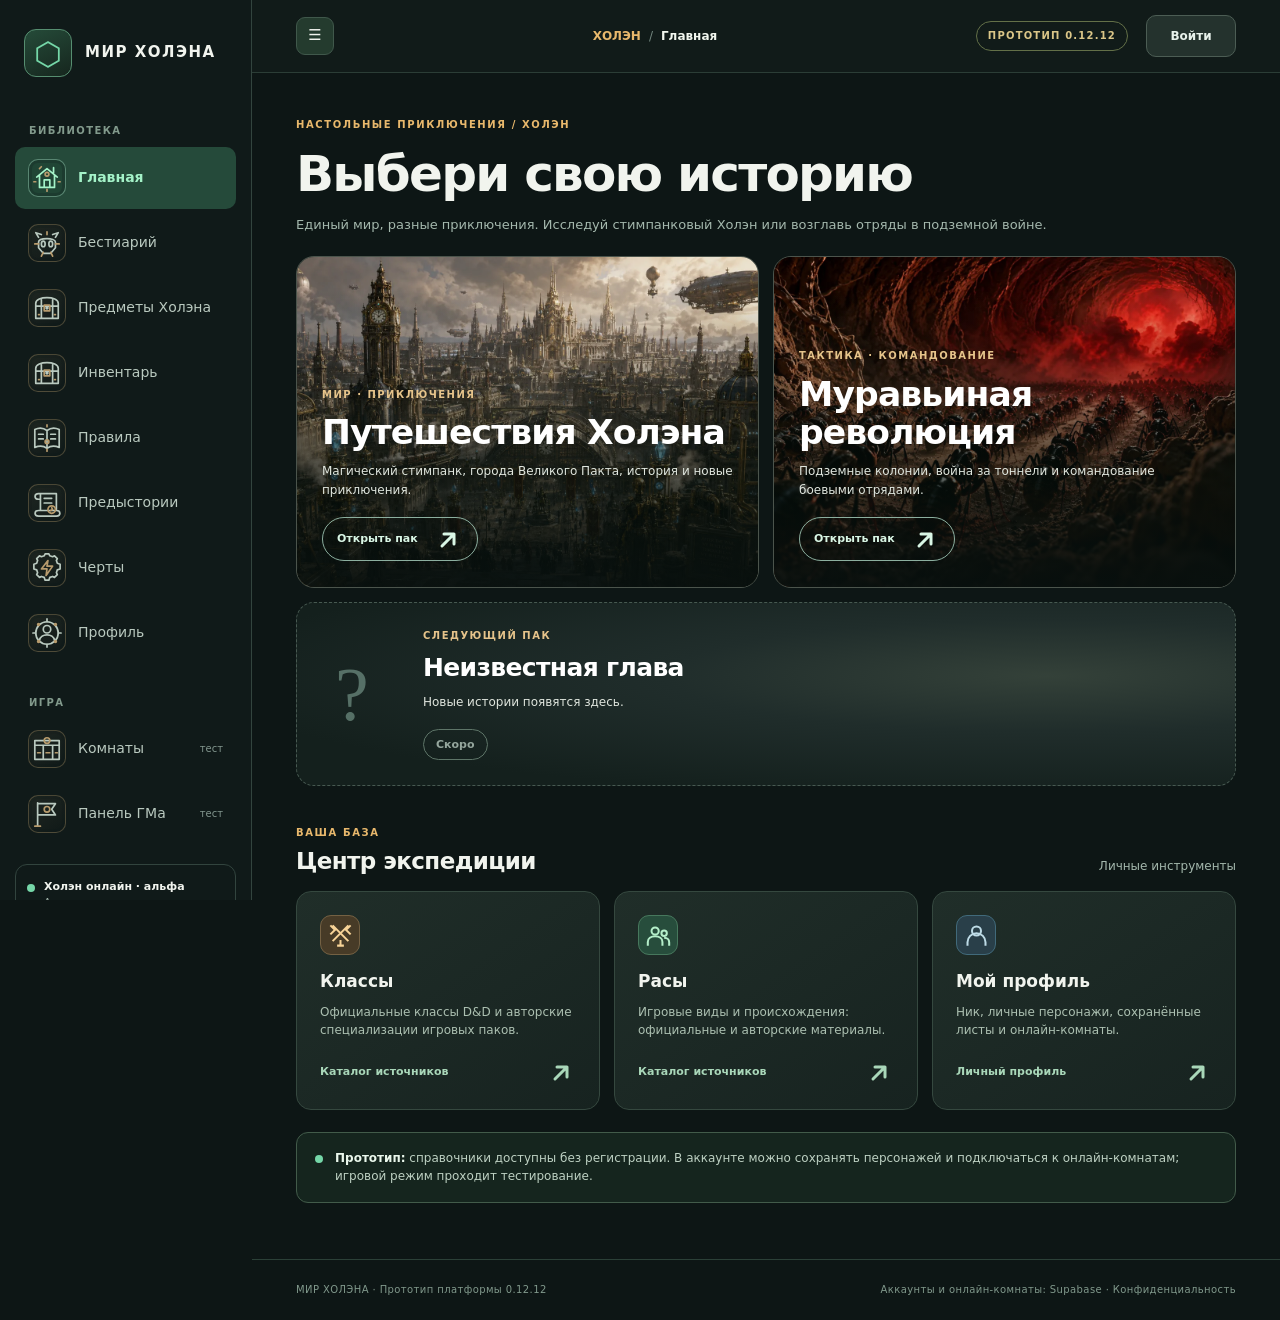
<file: index.html>
<!DOCTYPE html>

<html lang="ru">
<head>
<meta charset="utf-8"/>
<meta content="width=device-width, initial-scale=1" name="viewport"/>
<meta content="#0d1615" name="theme-color"/>
<meta content="Мир Холэна: путешествия, Муравьиная революция, классы, расы, игровые листы и комнаты для настольных игр." name="description"/>
<title>Мир Холэна — игровая платформа</title>
<link href="styles.css?v=0126" rel="stylesheet"/>
<link href="ui-icons.css?v=0122a" rel="stylesheet"/>
<style>#admin-nav[hidden],#profile-member-content[hidden],#view-auth[hidden]{display:none!important}.auth-promo-title{color:#f5f8ec;font-size:clamp(34px,3.8vw,50px);line-height:1.13;letter-spacing:-.04em;margin:20px 0 15px}@media(max-width:700px){.auth-promo-title{font-size:28px}}</style>

</head>
<body>
<!-- ШАБЛОН ПЛАТФОРМЫ — навигация общая для всех разделов -->
<div class="app-shell">
<aside aria-label="Главная навигация" class="sidebar" id="sidebar">
<a aria-label="Мир Холэна — главная" class="brand" data-view="home" href="#home"><span aria-hidden="true" class="brand-emblem">⬡</span><span><strong>МИР ХОЛЭНА</strong></span></a>
<p class="sidebar-caption">БИБЛИОТЕКА</p>
<nav class="side-nav">
<a class="nav-link active" data-view="home" href="#home"><span class="nav-icon">⌂</span> Главная</a>
<a class="nav-link" data-view="bestiary" href="#bestiary"><span class="nav-icon">◈</span> Бестиарий</a>
<a class="nav-link" data-view="lore" href="#lore"><span class="nav-icon">◇</span> Предметы Холэна</a>
<a class="nav-link" data-view="inventory" href="#inventory"><span class="nav-icon">◇</span> Инвентарь</a>
<a class="nav-link" data-view="rules" href="#rules"><span class="nav-icon">≡</span> Правила</a>
<a class="nav-link" data-view="backgrounds" href="#backgrounds"><span class="nav-icon">▤</span> Предыстории</a>
<a class="nav-link" data-view="feats" href="#feats"><span class="nav-icon">✦</span> Черты</a>
<a class="nav-link" data-view="profile" href="#profile"><span class="nav-icon">◉</span> Профиль</a></nav>
<p class="sidebar-caption">ИГРА</p>
<nav class="side-nav">
<a class="nav-link" data-view="rooms" href="#rooms"><span class="nav-icon">⌘</span> Комнаты <span class="mini soon">тест</span></a>
<a class="nav-link" data-view="gm" href="#gm"><span class="nav-icon">⚑</span> Панель ГМа <span class="mini soon">тест</span></a>
<a class="nav-link" data-view="admin" href="#admin" id="admin-nav" hidden><span class="nav-icon">⚙</span> Панель администратора</a>
</nav>
<div class="sidebar-foot">
<span class="connection-dot"></span>
<div><strong>Холэн онлайн · альфа</strong><span>Аккаунты и комнаты через Supabase</span></div>
</div>
</aside>
<div class="main-area">
<header class="topbar">
<button aria-expanded="false" aria-label="Открыть меню" class="icon-button mobile-only" id="menu-toggle" type="button">☰</button><button aria-expanded="true" aria-label="Скрыть боковую панель" class="icon-button desktop-sidebar-toggle" id="sidebar-toggle" type="button" title="Скрыть / показать боковую панель">☰</button>
<div class="breadcrumb" id="breadcrumbs" aria-label="Путь по сайту"><button type="button" class="crumb-link" data-crumb="home">ХОЛЭН</button><span class="crumb-sep">/</span><span>Главная</span></div>
<div class="top-actions"><span class="proto-badge">ПРОТОТИП 0.12.12</span><button class="btn subtle top-auth-btn" id="top-auth-open" type="button"><span>Войти</span></button></div>
</header>
<main id="main" tabindex="-1"><div class="page-back-strip" hidden id="page-back-strip"><button class="btn subtle page-back-btn" id="page-back" type="button">← Назад</button><button class="btn subtle page-back-btn" id="page-home" type="button">⌂ Домой</button></div>
<section aria-labelledby="home-heading" class="view active" id="view-home">
<div class="page-heading home-intro">
<span class="eyebrow">НАСТОЛЬНЫЕ ПРИКЛЮЧЕНИЯ / ХОЛЭН</span>
<h1 id="home-heading">Выбери свою историю</h1>
<p>Единый мир, разные приключения. Исследуй стимпанковый Холэн или возглавь отряды в подземной войне.</p>
</div>
<div aria-label="Доступные игровые паки" class="pack-grid">
<button class="pack-card journeys" data-pack="journeys" type="button">
<span aria-hidden="true" class="pack-art"></span><span aria-hidden="true" class="pack-shade"></span>
<span class="pack-content"><span class="pack-brow">МИР · ПРИКЛЮЧЕНИЯ</span><strong>Путешествия Холэна</strong><span class="pack-copy">Магический стимпанк, города Великого Пакта, история и новые приключения.</span><span class="pack-cta">Открыть пак <span aria-hidden="true">↗</span></span></span>
</button>
<button class="pack-card ants" data-pack="insects" type="button">
<span aria-hidden="true" class="pack-art"></span><span aria-hidden="true" class="pack-shade"></span>
<span class="pack-content"><span class="pack-brow">ТАКТИКА · КОМАНДОВАНИЕ</span><strong>Муравьиная революция</strong><span class="pack-copy">Подземные колонии, война за тоннели и командование боевыми отрядами.</span><span class="pack-cta">Открыть пак <span aria-hidden="true">↗</span></span></span>
</button>
<article aria-label="Новый пак скоро" class="pack-card mystery">
<span aria-hidden="true" class="mystery-mark">?</span>
<span class="pack-content"><span class="pack-brow">СЛЕДУЮЩИЙ ПАК</span><strong>Неизвестная глава</strong><span class="pack-copy">Новые истории появятся здесь.</span><span class="pack-cta muted-cta">Скоро</span></span>
</article>
</div>
<div class="section-title expedition-head"><div><span class="overline">ВАША БАЗА</span><h2>Центр экспедиции</h2></div><span class="muted">Личные инструменты</span></div>
<div class="feature-grid exped-grid">
<button class="feature-card" data-go="classes" type="button"><span class="feature-symbol gold"><svg aria-hidden="true" fill="none" stroke="currentColor" stroke-width="1.8" viewbox="0 0 24 24"><path d="M5 3 19 17M19 3 5 17M3 3l4 4-4 4M21 3l-4 4 4 4M12 16v5M9 21h6"></path></svg></span><span class="feature-title">Классы</span><span class="feature-text">Официальные классы D&amp;D и авторские специализации игровых паков.</span><span class="feature-foot">Каталог источников <b>↗</b></span></button>
<button class="feature-card" data-go="races" type="button"><span class="feature-symbol green"><svg aria-hidden="true" fill="none" stroke="currentColor" stroke-width="1.8" viewbox="0 0 24 24"><circle cx="9" cy="8" r="3.2"></circle><circle cx="17" cy="10" r="2.4"></circle><path d="M2.5 21v-3.3c0-3 2.8-5 6.5-5s6.5 2 6.5 5V21M17 14c2.7 0 4.5 1.7 4.5 4V21"></path></svg></span><span class="feature-title">Расы</span><span class="feature-text">Игровые виды и происхождения: официальные и авторские материалы.</span><span class="feature-foot">Каталог источников <b>↗</b></span></button>
<button class="feature-card" data-go="profile" type="button"><span class="feature-symbol blue"><svg aria-hidden="true" fill="none" stroke="currentColor" stroke-width="1.8" viewbox="0 0 24 24"><circle cx="12" cy="8" r="4"></circle><path d="M4 21v-3a8 8 0 0 1 16 0v3"></path></svg></span><span class="feature-title">Мой профиль</span><span class="feature-text">Ник, личные персонажи, сохранённые листы и онлайн-комнаты.</span><span class="feature-foot">Личный профиль <b>↗</b></span></button>
</div>
<div class="announcement"><span class="pulsedot"></span><div><strong>Прототип:</strong> справочники доступны без регистрации. В аккаунте можно сохранять персонажей и подключаться к онлайн-комнатам; игровой режим проходит тестирование.</div></div>
</section>
<section aria-labelledby="classes-heading" class="view" id="view-classes">
<div class="page-heading"><span class="eyebrow">БИБЛИОТЕКА / ПЕРСОНАЖИ</span><h1 id="classes-heading">Классы</h1><p>Выбери классические классы нужной редакции или хоумбрю. Источник указан под каждым вариантом.</p></div>
<div class="catalog-toolbar catalog-kind-toolbar"><span class="toolbar-label">Источник правил</span><div aria-label="Тип классов" class="filter-group source-filter" role="group"><button aria-pressed="true" class="filter active" data-category="official" data-kind="classes" type="button">Классические D&amp;D</button><button aria-pressed="false" class="filter" data-category="homebrew" data-kind="classes" type="button">Авторские · хоумбрю</button></div></div>
<details class="catalog-source-toggle" open><summary>Показать / скрыть выбор редакции</summary><div class="source-grid" id="classes-sources"></div></details>
<details class="catalog-list-toggle" open><summary>Показать / скрыть список классов</summary><div aria-live="polite" class="catalog-results" id="classes-results"></div></details>
</section><section aria-labelledby="races-heading" class="view" id="view-races">
<div class="page-heading"><span class="eyebrow">БИБЛИОТЕКА / ПРОИСХОЖДЕНИЯ</span><h1 id="races-heading">Расы</h1><p>Расы и игровые виды сгруппированы по источникам. Колонии муравьёв отмечены отдельно и не выдаются за самостоятельные расы.</p></div>
<div class="catalog-toolbar catalog-kind-toolbar"><span class="toolbar-label">Источник правил</span><div aria-label="Тип рас" class="filter-group source-filter" role="group"><button aria-pressed="true" class="filter active" data-category="official" data-kind="races" type="button">Официальные D&amp;D</button><button aria-pressed="false" class="filter" data-category="homebrew" data-kind="races" type="button">Авторские · хоумбрю</button></div></div>
<details class="catalog-source-toggle" open><summary>Показать / скрыть источники рас</summary><div class="source-grid" id="races-sources"></div></details>
<details class="catalog-list-toggle" open><summary>Показать / скрыть список рас</summary><div aria-live="polite" class="catalog-results" id="races-results"></div></details>
</section><section aria-labelledby="journeys-heading" class="view" id="view-journeys">
<div class="pack-page-banner journey-banner"><span class="eyebrow">МИР ХОЛЭНА / ПАК</span><h1 id="journeys-heading">Путешествия Холэна</h1><p>Города Великого Пакта, магический стимпанк и истории за пределами муравьиных тоннелей.</p></div>
<div class="announcement"><span class="pulsedot"></span><div>Страница пака открыта для навигации. Игровые персонажи и материалы этого пака ещё не добавлены — их не будем выдумывать.</div></div>

<div aria-label="Материалы пака Путешествия Холэна" class="pack-action-row">
<button class="btn primary" data-go="dnd-sheet" type="button">◇ Лист персонажа D&amp;D →</button>
<button class="btn subtle" data-book-pack="journeys" type="button">▤ Книга игрока · Путешествия Холэна →</button>
<button class="btn subtle" data-rules-pack="journeys" type="button">≡ Правила Путешествий Холэна →</button>
</div></section><section aria-labelledby="insects-heading" class="view" id="view-insects">
<div class="pack-page-banner insects-banner"><span class="eyebrow">МИР НАСЕКОМЫХ / ПАК</span><h1 id="insects-heading">Муравьиная революция</h1><p>Боевые специализации, подземные колонии и война за тоннели.</p></div><div aria-label="Материалы пака Муравьиная революция" class="pack-action-row">
<button class="btn subtle" data-book-pack="insects" type="button">▤ Книга игрока · Муравьиная революция →</button>
<button class="btn subtle" data-rules-pack="insects" type="button">≡ Правила Муравьиной революции →</button>
</div>
<div class="pack-entry-grid"><button class="feature-card" data-go="squads" type="button"><span class="feature-symbol green">♟</span><span class="feature-title">Боевые отряды</span><span class="feature-text">Специализации и интерактивные листы боевых отрядов.</span><span class="feature-foot">Открыть каталог <b>↗</b></span></button><button class="feature-card" data-show-catalog="races" type="button"><span class="feature-symbol blue">◉</span><span class="feature-title">Игровой вид</span><span class="feature-text">Муравьи и принадлежность к колониям.</span><span class="feature-foot">Смотреть <b>↗</b></span></button></div>
</section><section aria-labelledby="profile-heading" class="view" id="view-profile">
<div class="page-heading"><span class="eyebrow">ЦЕНТР ЭКСПЕДИЦИИ / ЛИЧНОЕ</span><h1 id="profile-heading">Мой профиль</h1><p>Аккаунт, персонажи и онлайн-комнаты доступны на разных устройствах. Листы D&D сохраняются в аккаунте; здоровье D&D пока не связано с боем в комнате.</p></div>
<!-- Личный кабинет: серверная авторизация по почте через Supabase -->
<section class="profile-auth-panel" id="view-auth" aria-labelledby="auth-title">
 <div class="auth-layout">
  <aside class="auth-promo">
   <div class="auth-promo-content">
    <span class="eyebrow">МИР ХОЛЭНА · ЛИЧНЫЙ КАБИНЕТ</span>
    <div class="auth-sigil" aria-hidden="true">◇</div>
    <h2 class="auth-promo-title">Твоя история<br>начинается здесь.</h2>
    <p>Единый аккаунт для приключений Холэна. Ник, персонажи и онлайн-комнаты — в одном месте.</p>
    <div class="auth-benefits"><span>✧ Постоянный игровой профиль</span><span>⌘ Персонажи для разных игровых паков</span><span>◇ Подтверждение почты для безопасности</span></div>
   </div>
  </aside>
  <div class="panel auth-card">
    <span class="eyebrow">ЛИЧНЫЙ КАБИНЕТ</span>
    <h2 id="auth-title">Создать аккаунт</h2>
    <p id="auth-subtitle" class="auth-subtitle">Игровой ник, почта и пароль. Сначала подтвердите адрес электронной почты.</p>
    <div class="auth-session" id="auth-session" hidden>
      <strong id="auth-session-name"></strong><span id="auth-session-email"></span>
      <button class="btn subtle" id="auth-logout" type="button">Выйти из аккаунта</button>
    </div>
    <div class="auth-preview-note" role="note">Аккаунты работают через Supabase. <strong>Онлайн-комнаты проходят тестирование.</strong></div>
    <form id="auth-form" method="post" autocomplete="on" novalidate>
      <div class="auth-field" id="auth-name-field">
        <label for="auth-username">Игровой ник *</label>
        <input id="auth-username" name="display_name" autocomplete="nickname" maxlength="24" minlength="3" placeholder="Например, KoboldSmith" spellcheck="false">
        <small>3–24 символа: буквы, цифры, _ и -. Ник будет виден другим игрокам.</small>
      </div>
      <div class="auth-field" id="auth-email-field">
        <label for="auth-email">Электронная почта *</label>
        <input id="auth-email" name="username" type="email" autocomplete="username" required placeholder="example@mail.ru" autocapitalize="none" spellcheck="false">
        <small>Используется для входа, подтверждения и восстановления доступа. Игроки её не видят.</small>
      </div>
      <div class="auth-field" id="auth-password-field">
        <label for="auth-password">Пароль *</label>
        <div class="auth-password-field"><input id="auth-password" name="password" type="password" autocomplete="current-password" minlength="12" maxlength="128" placeholder="Не менее 12 символов" autocapitalize="none" spellcheck="false"><button type="button" class="auth-password-toggle" data-password-toggle="auth-password" aria-label="Показать пароль" aria-pressed="false">◉</button></div>
      </div>
      <div class="auth-field" id="auth-confirm-field">
        <label for="auth-confirm">Повторите пароль *</label>
        <div class="auth-password-field"><input id="auth-confirm" name="password_confirmation" type="password" autocomplete="new-password" minlength="12" maxlength="128" placeholder="Повторите пароль" autocapitalize="none" spellcheck="false" disabled><button type="button" class="auth-password-toggle" data-password-toggle="auth-confirm" aria-label="Показать пароль" aria-pressed="false">◉</button></div>
      </div>
      <label class="auth-policy" id="auth-policy-wrap"><input type="checkbox" id="auth-policy-accept" required> <span>Я ознакомился(-ась) с <a href="privacy.html" target="_blank" rel="noopener noreferrer">политикой конфиденциальности</a> и понимаю, что данные аккаунта хранятся на зарубежном сервере в Германии.</span></label><div class="auth-response" id="auth-response" role="status" aria-live="polite" hidden></div>
      <button type="submit" id="auth-submit" class="btn primary wide">Создать аккаунт</button>
      <div class="auth-actions" aria-label="Действия с аккаунтом">
        <button id="auth-register-btn" class="btn subtle" type="button">Зарегистрироваться</button>
        <button id="auth-login-btn" class="btn subtle" type="button">Войти</button>
        <button id="auth-forgot-btn" class="auth-forgot" type="button">Забыли пароль?</button>
      </div>
      <div id="auth-reset-help" hidden><p class="auth-subtitle">Для восстановления доступа используй ссылку из письма.</p></div>
      <button id="auth-back-login" type="button" class="btn subtle" hidden>← Вернуться ко входу</button>
    </form>
    <p class="auth-bottom-meta">Пароли обрабатывает сервер Supabase Auth. На сайте не хранится собственная база паролей.</p>
  </div>
 </div>
</section>
<div id="profile-member-content" hidden>
<form id="character-wizard" class="character-wizard" aria-label="Создание персонажа" hidden novalidate></form>
<div class="profile-auth-actions" id="profile-auth-actions"><button class="btn primary" type="button" data-open-auth="register">Создать аккаунт</button><button class="btn subtle" type="button" data-open-auth="login">Войти</button></div><p class="auth-profile-note" id="profile-auth-info">Проверяем авторизацию…</p><div class="profile-layout"><div class="panel profile-card" id="profile-demo-card"><div aria-hidden="true" class="profile-avatar">◉</div><h2>Локальный ник для демонстрации</h2><p>Только для тестовых вкладок. Ник постоянного аккаунта задаётся при регистрации.</p><label class="field-label" for="profile-name">Ник</label><input autocomplete="nickname" id="profile-name" maxlength="32" placeholder="Например, Мастер Холэна" type="text"/><button class="btn primary" id="profile-save" type="button">Сохранить ник</button><p class="profile-feedback" id="profile-message" role="status"></p></div><div class="panel profile-card profile-account-card" id="profile-account-card" hidden><div aria-hidden="true" class="profile-avatar">◇</div><span class="overline">УЧЁТНАЯ ЗАПИСЬ</span><h2 id="profile-account-name">Путешественник</h2><p id="profile-account-email" class="profile-account-email"></p><p class="profile-account-tip">Персонажи и игровые заготовки сохраняются в твоём аккаунте и доступны на других устройствах.</p><button class="btn subtle" type="button" id="profile-account-logout">Выйти из аккаунта</button><a class="btn subtle" href="mailto:holen.world@gmail.com?subject=%D0%97%D0%B0%D0%BF%D1%80%D0%BE%D1%81%20%D0%BD%D0%B0%20%D1%83%D0%B4%D0%B0%D0%BB%D0%B5%D0%BD%D0%B8%D0%B5%20%D0%B0%D0%BA%D0%BA%D0%B0%D1%83%D0%BD%D1%82%D0%B0%20%D0%A5%D0%BE%D0%BB%D1%8D%D0%BD">Запросить удаление аккаунта</a><small>Удаление аккаунта обрабатывается через обращение на почту проекта, не автоматически.</small></div><div class="profile-extras"><div class="panel profile-characters"><span class="overline">КОЛЛЕКЦИЯ</span><h2>Мои персонажи</h2><p>Создавай, просматривай и редактируй своих персонажей. Для муравьиных отрядов доступны базовые характеристики и переход к интерактивному листу.</p><div id="character-list" class="character-collection" aria-live="polite"></div><button class="btn subtle" id="character-refresh" type="button">Обновить список</button>
<div class="character-create-actions"><button class="btn primary" id="character-create-start" type="button">Создать персонажа →</button></div><p id="character-message" class="profile-feedback" role="status"></p></div><div class="panel"><span class="overline">ИГРА</span><h2>Мои комнаты</h2><p>Онлайн-комнаты доступны со своего аккаунта на разных устройствах. Перейди в раздел «Комнаты», чтобы создать новую или открыть текущую.</p><button class="btn primary" type="button" data-go="rooms">Перейти к комнатам →</button></div></div></div>
</div>
</section>
<section aria-labelledby="squads-heading" class="view" id="view-squads">
<div class="page-heading"><span class="eyebrow">МИР НАСЕКОМЫХ / БОЕВЫЕ СПЕЦИАЛИЗАЦИИ</span><h1 id="squads-heading">Специализации отрядов</h1><p>Боевые специализации «Муравьиной революции». Это правила авторского пака, а не стандартные классы D&amp;D.</p></div>
<div class="catalog-toolbar">
<label class="search-wrap"><span class="visually-hidden">Найти отряд</span><span aria-hidden="true">⌕</span><input id="squad-search" placeholder="Поиск по названию или роли" type="search"/></label>
<div aria-label="Колония" class="filter-group" role="group">
<button class="filter active" data-filter="all" type="button">Все</button>
<button class="filter" data-filter="black" type="button">Чёрная</button>
<button class="filter" data-filter="green" type="button">Зелёная</button>
</div>
</div>
<div class="squad-grid" id="squad-grid"></div>
<p class="empty-message" hidden="" id="squad-empty">Ничего не найдено. Попробуй другой запрос.</p>
</section>
<section aria-labelledby="sheet-heading" class="view" id="view-sheet">
<div class="sheet-head"><button class="btn subtle" id="sheet-back" type="button">← Назад</button><div><span class="eyebrow">ИНТЕРАКТИВНЫЙ ЛИСТ</span><h1 id="sheet-heading">Лист отряда</h1></div><a class="btn subtle" href="#" id="sheet-popout" rel="noopener" target="_blank">Открыть отдельно ↗</a></div>
<div class="sheet-note"><span class="connection-dot"></span> Пока это оригинальный HTML внутри платформы. Локальные сохранения остаются в его собственном листе; сетевой синхронизации ещё нет.</div>
<iframe class="sheet-frame" id="sheet-frame" loading="lazy" title="Интерактивный лист отряда"></iframe>
</section>
<section class="view" id="view-backgrounds" aria-labelledby="backgrounds-heading"><div class="page-heading"><span class="eyebrow">СПРАВОЧНИК / D&amp;D</span><h1 id="backgrounds-heading">Предыстории</h1><p>Прошлое персонажа, навыки и происхождение.</p></div><div id="dnd-backgrounds-root"></div></section>
<section class="view" id="view-feats" aria-labelledby="feats-heading"><div class="page-heading"><span class="eyebrow">СПРАВОЧНИК / D&amp;D</span><h1 id="feats-heading">Черты</h1><p>Выбери редакцию и найди черту для своего персонажа.</p></div><div id="dnd-feats-root"></div></section>
<section class="view" id="view-dnd-sheet" aria-labelledby="dnd-sheet-heading"><div class="page-heading"><span class="eyebrow">ПУТЕШЕСТВИЯ ХОЛЭНА / D&amp;D</span><h1 id="dnd-sheet-heading">Лист персонажа</h1><p>Выбери редакцию, класс и происхождение. Все поля листа можно заполнить и сохранить в профиле.</p></div><div id="dnd-sheet-root"></div></section>
<section aria-labelledby="bestiary-heading" class="view" id="view-bestiary">
<div class="page-heading"><span class="eyebrow">БИБЛИОТЕКА / ИГРОВЫЕ ПАКИ</span><h1 id="bestiary-heading">Бестиарий Холэна</h1><p>Выбери игровой пак, чтобы открыть его каталог.</p></div>
<div class="rules-pack-selector" aria-label="Выбор игрового пака">
<button class="rules-pack-card" data-go="bestiary-journeys" type="button"><span class="rules-pack-symbol" aria-hidden="true">⚙</span><span><strong>Путешествия Холэна</strong><small>Мир Великого Пакта · D&amp;D</small></span><span class="rules-pack-arrow" aria-hidden="true">↗</span></button>
<button class="rules-pack-card" data-go="bestiary-insects" type="button"><span class="rules-pack-symbol insect" aria-hidden="true">♟</span><span><strong>Муравьиная революция</strong><small>Подземные колонии · Тактические отряды</small></span><span class="rules-pack-arrow" aria-hidden="true">↗</span></button>
</div></section>
<section aria-labelledby="bestiary-pack-heading" class="view" id="view-bestiary-catalog">
<div class="page-heading"><span class="eyebrow">БЕСТИАРИЙ / ПАК</span><h1 id="bestiary-pack-heading">Муравьиная революция</h1><p>Выбери карточку существа: полный лист откроется на отдельной странице.</p></div>
<button class="btn subtle" data-go="bestiary" type="button">← Выбрать другой пак</button>
<div id="bestiary-app"></div></section>
<section aria-labelledby="rules-heading" class="view" id="view-rules">
<div class="page-heading"><span class="eyebrow">СПРАВОЧНИК / ИГРОВАЯ СИСТЕМА</span><h1 id="rules-heading">Библиотека правил</h1><p>Выбери игровой пак. Правила основной кампании и «Муравьиной революции» хранятся отдельно.</p></div>
<div aria-label="Игровой пак" class="rules-pack-selector" role="group">
<button aria-pressed="true" class="rules-pack-card" data-select-rules="journeys" type="button">
<span class="rules-pack-symbol">⚙</span><span><strong>Путешествия Холэна</strong><small>D&amp;D 5e14 · Магическое право · Реестр</small></span><span class="rules-pack-arrow">↗</span>
</button>
<button aria-pressed="false" class="rules-pack-card" data-select-rules="insects" type="button">
<span class="rules-pack-symbol insect">♟</span><span><strong>Муравьиная революция</strong><small>Тактические отряды · Авторская система</small></span><span class="rules-pack-arrow">↗</span>
</button>
</div>
<div class="rules-current-heading"><span class="overline">ВЫБРАННЫЙ ПАК</span><h2 id="rules-pack-title">Путешествия Холэна</h2><p id="rules-pack-description"></p></div><section aria-labelledby="player-book-heading" class="player-book panel" id="player-book">
<div aria-hidden="true" class="player-book-icon">▤</div>
<div class="player-book-content">
<span class="overline">БИБЛИОТЕКА / КНИГА ИГРОКА</span>
<h2 id="player-book-heading">Книга игрока · Путешествия Холэна</h2>
<p id="player-book-description">Здесь появится книга игрока соответствующего пака после загрузки документа.</p>
<span class="book-empty-label" hidden>Книга доступна</span>
<a class="btn primary" id="player-book-link" href="books/holen_players_1_8.pdf" target="_blank" rel="noopener">Открыть PDF ↗</a>
</div>
</section>
<div class="rules-container" id="rules-container"></div>
<section aria-labelledby="spell-registry-heading" class="spell-registry panel" id="spell-registry">
<div class="registry-header"><div><span class="overline">ЕВРАЗИЙСКИЙ РЕЕСТР МАГИИ · 0–9 КРУГ</span><h2 id="spell-registry-heading">Проверка заклинаний</h2><p>517 заклинаний из реестра 2.0. Поиск по названию, школе и категории доступа. У каждой записи сохранён статус проверки; окончательный допуск подтверждает ГМ.</p></div><span class="capsule" id="spell-registry-count"></span></div>
<label class="search-wrap registry-search"><span class="registry-search-icon" aria-hidden="true"><svg class="ui-icon" viewBox="0 0 24 24"><use href="assets/ui-icons.svg?v=0122#search"></use></svg></span><span class="visually-hidden">Поиск заклинаний</span><input id="spell-search" placeholder="Название, лицензия или школа" type="search"/></label><div aria-label="Фильтры заклинаний" class="multi-filter-toolbar" id="spell-filters">
<div class="filter-menu-grid" id="spell-filter-groups"></div>
<button class="btn subtle filter-reset" id="spell-clear" type="button">Сбросить фильтры</button>
</div>
<p aria-live="polite" class="filter-counter" id="spell-filter-summary"></p>
<div class="spell-list" id="spell-list"></div>
<nav class="registry-pager" id="spell-pagination" aria-label="Страницы заклинаний" hidden></nav>
<p class="registry-warning">Названия, круги, школы, категории доступа и условия применения — из реестра 2.0. Ссылки ведут на DnD.su. Комментарии и заметки ГМа не публикуются.</p>
</section>
</section>
<section aria-labelledby="lore-heading" class="view" id="view-lore">
<div class="page-heading"><span class="eyebrow">БИБЛИОТЕКА / ИГРОВЫЕ ПАКИ</span><h1 id="lore-heading">Предметы Холэна</h1><p>Выбери игровой пак, чтобы открыть его каталог.</p></div>
<div class="rules-pack-selector" aria-label="Выбор игрового пака">
<button class="rules-pack-card" data-go="lore-journeys" type="button"><span class="rules-pack-symbol" aria-hidden="true">⚙</span><span><strong>Путешествия Холэна</strong><small>Мир Великого Пакта · D&amp;D</small></span><span class="rules-pack-arrow" aria-hidden="true">↗</span></button>
<button class="rules-pack-card" data-go="lore-insects" type="button"><span class="rules-pack-symbol insect" aria-hidden="true">♟</span><span><strong>Муравьиная революция</strong><small>Подземные колонии · Тактические отряды</small></span><span class="rules-pack-arrow" aria-hidden="true">↗</span></button>
</div></section>
<section aria-labelledby="lore-pack-heading" class="view" id="view-lore-catalog">
<div class="page-heading"><span class="eyebrow">ПРЕДМЕТЫ / ПАК</span><h1 id="lore-pack-heading">Путешествия Холэна</h1><p>Магические предметы, снаряжение и сокровища выбранного пака.</p></div>
<button class="btn subtle" data-go="lore" type="button">← Выбрать другой пак</button>
<section aria-label="Поиск предметов" class="panel items-panel">
<div class="registry-header"><div><span class="overline">СПРАВОЧНИК ПРЕДМЕТОВ</span><h2>Поиск и фильтры</h2><p>Выбери раздел и нужные значения. Открой строку предмета, чтобы посмотреть показатели, правила обращения и источник.</p></div><span class="capsule" id="item-count"></span></div>
<label class="search-wrap registry-search"><span class="registry-search-icon" aria-hidden="true"><svg class="ui-icon" viewBox="0 0 24 24"><use href="assets/ui-icons.svg?v=0122#search"></use></svg></span><span class="visually-hidden">Название предмета</span><input id="item-search" placeholder="Название, тип или лицензия предмета" type="search"/></label>
<div aria-label="Фильтры предметов" class="multi-filter-toolbar"><div class="filter-menu-grid" id="item-filter-groups"></div><button class="btn subtle filter-reset" id="item-clear" type="button">Сбросить фильтры</button></div>
<p aria-live="polite" class="filter-counter" id="item-filter-summary">Найдено: 0 предметов</p>
<div class="items-list" id="item-list"></div>
<nav class="registry-pager" id="item-pagination" aria-label="Страницы предметов" hidden></nav>
<p class="registry-warning" id="item-registry-note">Классы обращения магических предметов — рабочие оценки реестра 0.3, а не автоматическое разрешение. Спорные случаи решает ГМ. Сокровища включают камни и категории произведений искусства. Комментарии ГМа не публикуются.</p>
<div class="empty-state item-empty" id="item-empty"><div class="empty-glyph">◇</div><h2>Предметы ещё не добавлены</h2><p>Для этого пака пока нет утверждённых предметов. Каталог будет заполнен после согласования списка.</p></div>
</section></section>
<section aria-labelledby="rooms-heading" class="view" id="view-rooms">
  <div class="page-heading"><span class="eyebrow">СОВМЕСТНАЯ ИГРА · ОНЛАЙН-АЛЬФА</span><h1 id="rooms-heading">Игровые комнаты</h1><p>Приглашай игроков и собирай группу с разных устройств. В «Муравьиной революции» доступны отряды и управление боем; в «Путешествиях Холэна» пока работают приглашения и список участников.</p></div>
  <div class="online-warning" role="note"><strong>Онлайн-альфа:</strong> обновление примерно раз в 6 секунд. Здоровье и бой муравьиных отрядов хранятся на сервере. Листы D&D пока не связаны с боем комнат; эффекты способностей и тактическая карта ещё в разработке.</div>
  <div id="online-room-root" class="online-room-root"></div>
  
</section>
<section aria-labelledby="gm-heading" class="view" id="view-gm">
  <div class="page-heading"><span class="eyebrow">ИНСТРУМЕНТЫ · ВЕДУЩИЙ</span><h1 id="gm-heading">Панель ГМа</h1><p>Управление настоящей онлайн-комнатой: здоровье, отдых, состав и тренировочные противники. Сервер проверяет права ведущего.</p></div>
  <div class="online-warning" role="note">Бой муравьиных отрядов: здоровье, отдых и добавление существ проверяются сервером. В комнатах D&D управление боем ещё не подключено. Сложные способности ведутся вручную, тактическая карта в разработке.</div>
  <div id="online-gm-root"></div>
  
</section>
<section class="view" id="view-inventory" aria-labelledby="inventory-heading"><div class="page-heading"><span class="eyebrow">СНАРЯЖЕНИЕ · D&amp;D 2014</span><h1 id="inventory-heading">Инвентарь</h1><p>Обычное оружие, доспехи и щиты. Сравни показатели и выбери снаряжение для приключения.</p></div><div class="inventory-toolbar"><label>Поиск<input id="inventory-search" type="search" placeholder="Название или свойство…"/></label><label>Раздел<select id="inventory-group"><option value="all">Все разделы</option><option value="simple">Простое оружие</option><option value="martial">Воинское оружие</option><option value="other">Другое оружие</option><option value="light">Лёгкие доспехи</option><option value="medium">Средние доспехи</option><option value="heavy">Тяжёлые доспехи</option><option value="shield">Щиты</option></select></label><label>Вид боя<select id="inventory-combat"><option value="all">Все виды</option><option value="melee">Рукопашное оружие</option><option value="ranged">Дальнобойное оружие</option></select></label><button class="btn subtle" type="button" id="inventory-clear">Сбросить</button><p id="inventory-count" role="status"></p></div><div class="inventory-notes"><p>Цены в валюте Холэна: 10 искр = 1 соль; 10 солей = 1 корон; 10 коронов = 1 империал. Стоимость соответствует PHB 2014. Дистанции — в футах, вес — в фунтах.</p><details><summary>Как читать показатели и особые правила</summary><p>Урон указан без модификатора характеристики. Две дистанции означают нормальную и максимальную дальность; на второй атака с помехой. Для КД используется модификатор Ловкости, а не само значение характеристики. Щит добавляет +2 к КД.</p><p>Длинное копьё: помеха по цели в пределах 5 футов; без верхового животного требует двух рук. Сеть опутывает подходящую цель, а не наносит урон; смотри ограничения в первоисточнике.</p><p>Если Сила ниже требования тяжёлого доспеха, скорость обычно снижается на 10 футов. Ношение без владения накладывает помеху на проверки, спасброски и атаки с Силой/Ловкостью и мешает заклинаниям.</p></details><a href="https://dnd.su/articles/inventory/147-armor-arms-equipment-tools/" target="_blank" rel="noopener noreferrer">Player’s Handbook 2014 · таблицы и полные свойства на DnD.su ↗</a></div><div id="inventory-tables"></div></section>
<section class="view" id="view-admin" aria-label="Панель администратора"><div id="admin-root"></div></section>
</main>
<footer class="footer"><span>МИР ХОЛЭНА · Прототип платформы 0.12.12</span><span>Аккаунты и онлайн-комнаты: Supabase · <a href="privacy.html">Конфиденциальность</a></span></footer>
</div>
</div>
<div class="mobile-scrim" hidden="" id="mobile-scrim"></div>
<script src="auth-gate.js?v=01210"></script>
<script src="feature-loader.js?v=01212"></script>
<script src="ui-icons.js?v=0127"></script>
<script src="app.js?v=01210"></script>
<script src="auth-ui.js?v=01210"></script>
<script src="admin-access.js?v=0127"></script>
</body>
</html>
</file>
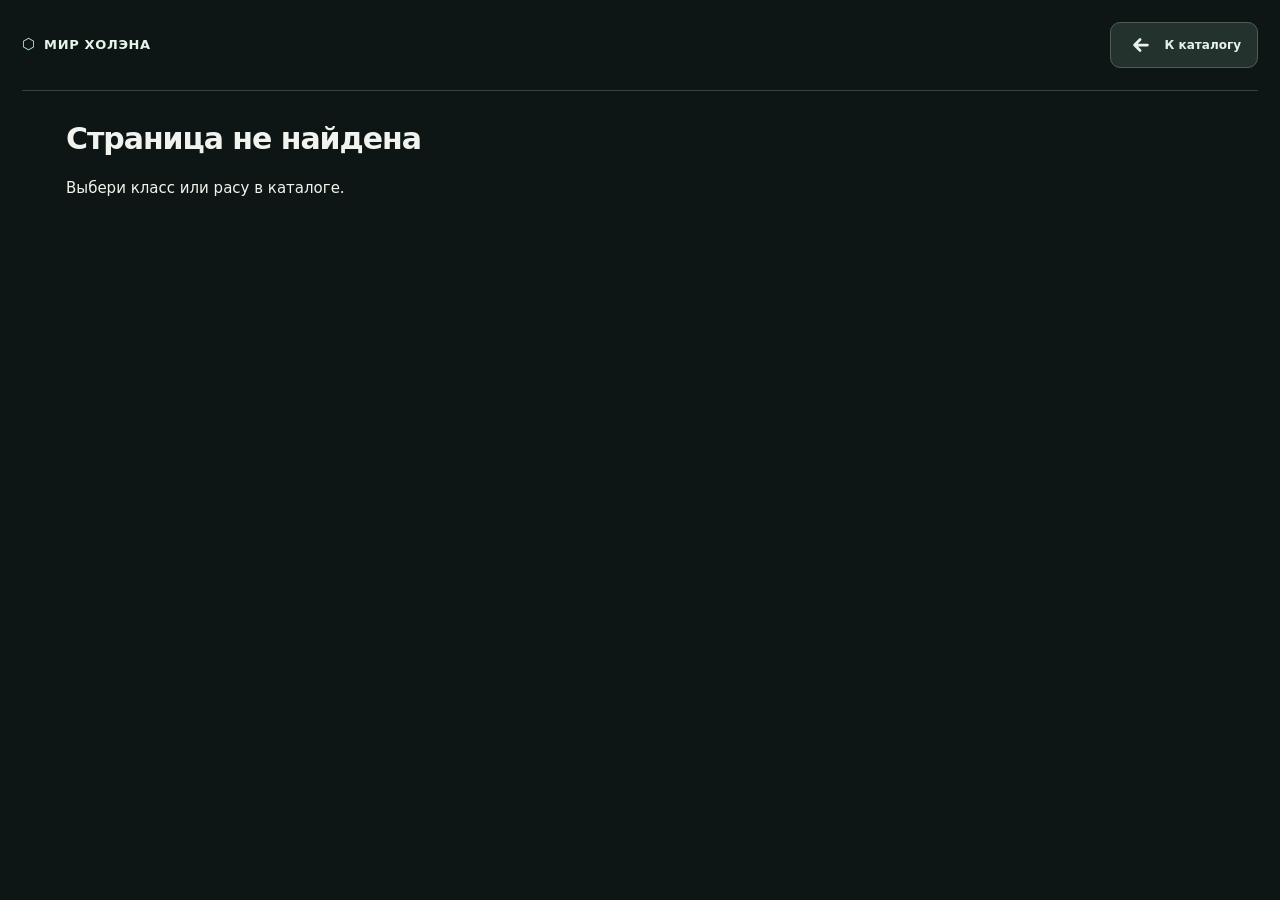
<file: dnd-reference.html>
<!doctype html>
<html lang="ru"><head><meta charset="utf-8"><meta name="viewport" content="width=device-width,initial-scale=1"><title>Справочник D&D · Мир Холэна</title><link rel="stylesheet" href="styles.css?v=0123"><link rel="stylesheet" href="ui-icons.css?v=0122"><script src="auth-access.js?v=01210"></script></head>
<body class="creature-detail-page"><div class="creature-shell"><header class="creature-topbar"><a class="creature-brand" href="index.html#home">⬡ <strong>МИР ХОЛЭНА</strong></a><a class="btn subtle" id="dnd-reference-back" href="index.html#classes">← К каталогу</a></header><main id="dnd-reference-root"></main></div>
<script src="ui-icons.js?v=0122"></script>
<script src="dnd-data.js?v=01211"></script><script src="dnd-options-data.js?v=0125"></script><script src="dnd-reference.js?v=0125"></script></body></html>
</file>
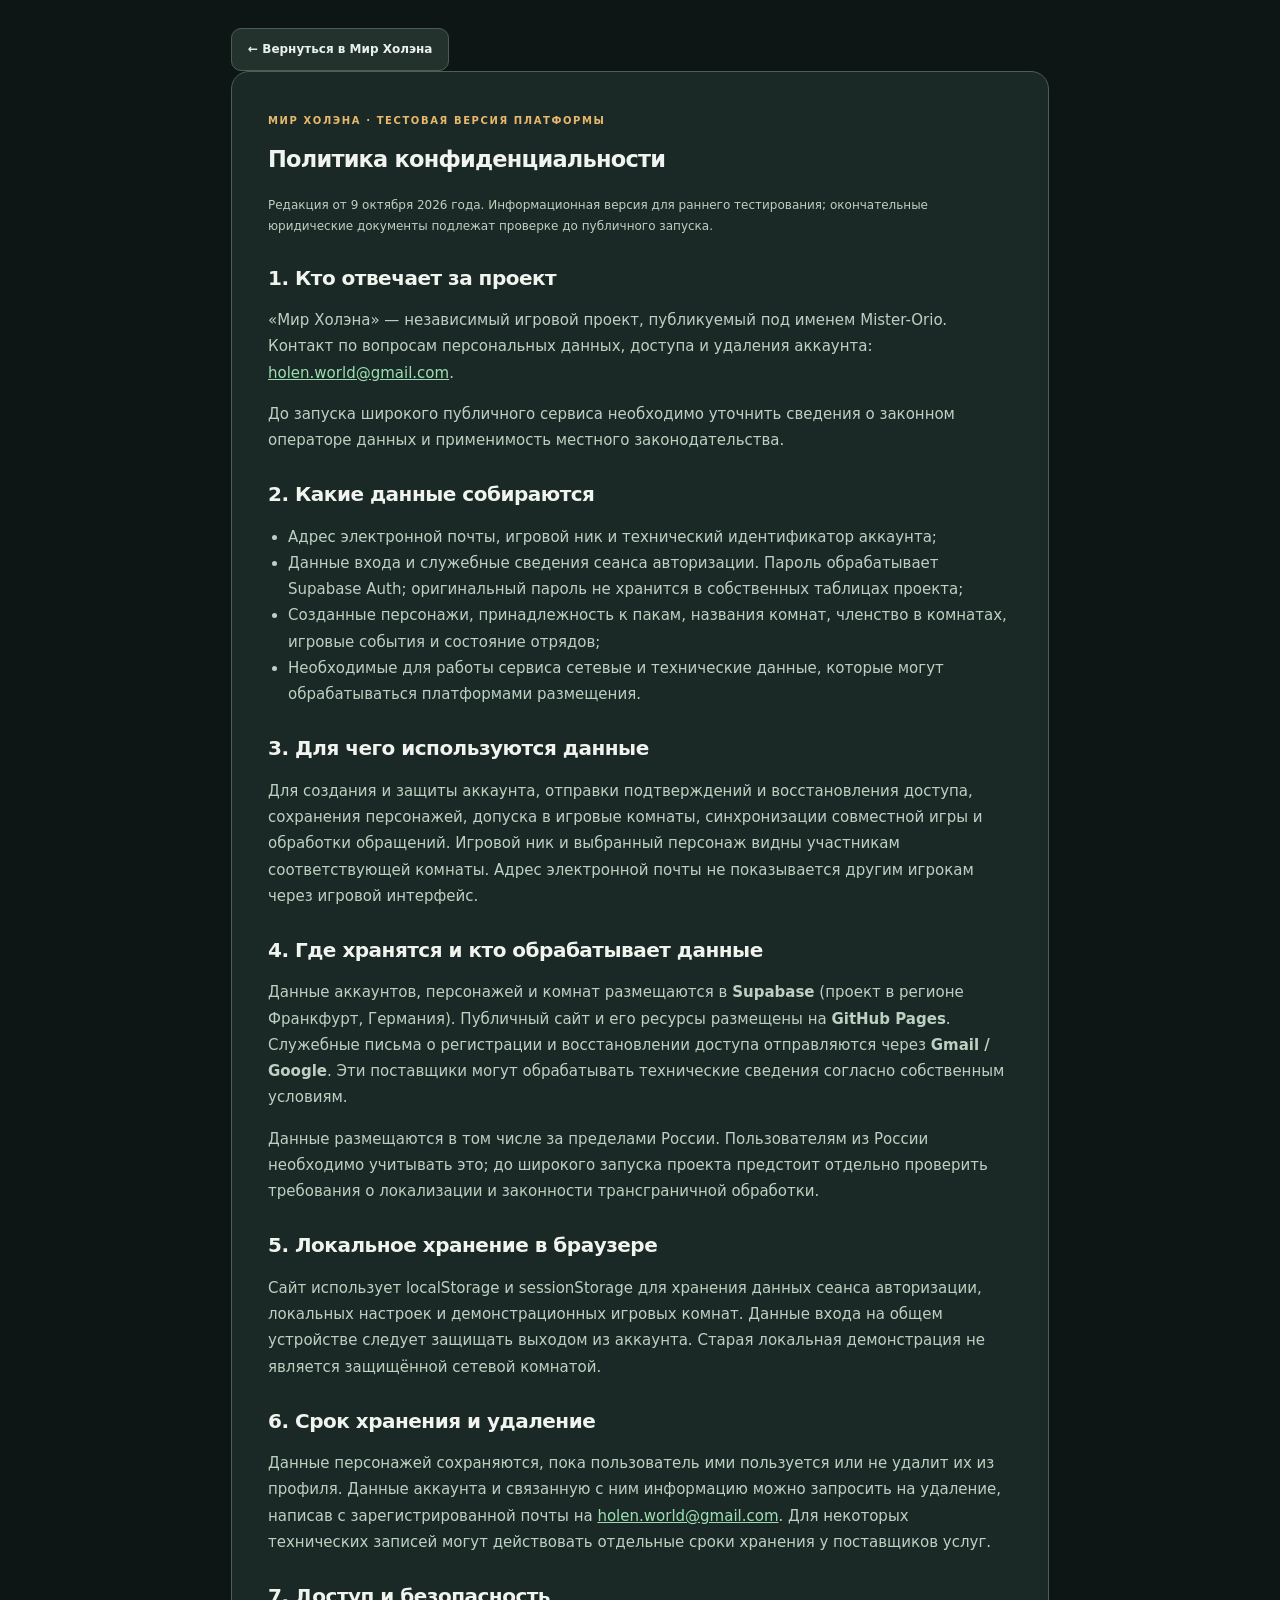
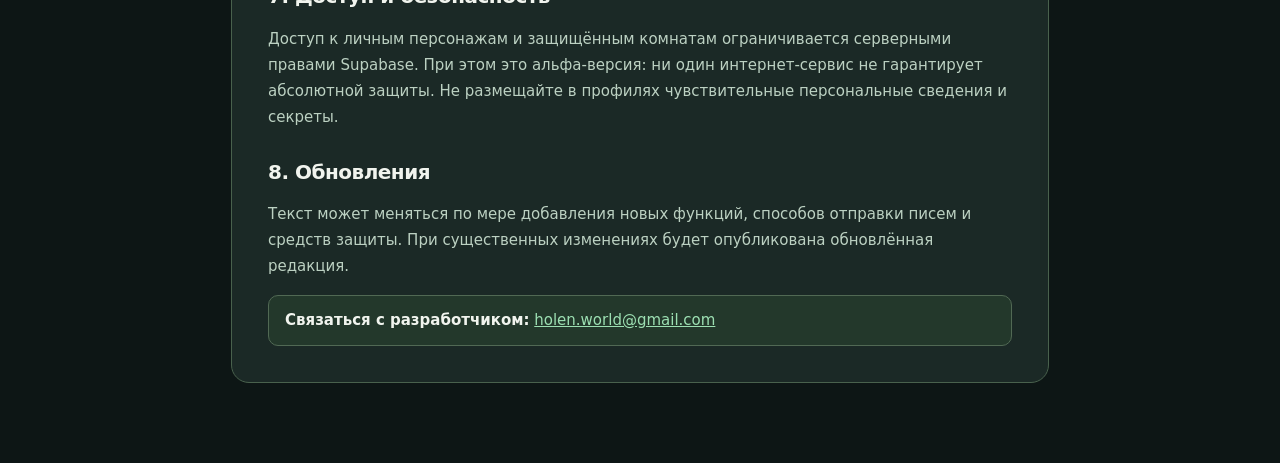
<file: privacy.html>
<!doctype html>
<html lang="ru"><head><meta charset="utf-8"><meta name="viewport" content="width=device-width,initial-scale=1"><meta name="robots" content="noindex"><title>Конфиденциальность — Мир Холэна</title><link rel="stylesheet" href="styles.css">
<style>body{min-height:100vh}.privacy-page{max-width:850px;margin:0 auto;padding:28px 16px 80px}.privacy-article{background:#1b2926;border:1px solid #49614d;border-radius:18px;padding:clamp(20px,4vw,36px)}.privacy-article h1{margin:15px 0 22px}.privacy-article h2{font-size:20px;margin-top:30px}.privacy-article p,.privacy-article li{color:#bcd1c2;font-size:15px;line-height:1.75}.privacy-article ul{padding-left:20px}.privacy-article a{color:#9cdfb2;text-decoration:underline}.privacy-date{font-size:12px!important}.privacy-contact{background:#23382b;padding:13px 16px;border-radius:10px;border:1px solid #516954;overflow-wrap:anywhere}</style></head>
<body><main class="privacy-page"><a href="index.html#profile" class="btn subtle">← Вернуться в Мир Холэна</a><article class="privacy-article">
<span class="eyebrow">МИР ХОЛЭНА · ТЕСТОВАЯ ВЕРСИЯ ПЛАТФОРМЫ</span><h1>Политика конфиденциальности</h1>
<p class="privacy-date">Редакция от 9 октября 2026 года. Информационная версия для раннего тестирования; окончательные юридические документы подлежат проверке до публичного запуска.</p>
<h2>1. Кто отвечает за проект</h2><p>«Мир Холэна» — независимый игровой проект, публикуемый под именем Mister-Orio. Контакт по вопросам персональных данных, доступа и удаления аккаунта: <a href="mailto:holen.world@gmail.com">holen.world@gmail.com</a>.</p>
<p>До запуска широкого публичного сервиса необходимо уточнить сведения о законном операторе данных и применимость местного законодательства.</p>
<h2>2. Какие данные собираются</h2><ul>
<li>Адрес электронной почты, игровой ник и технический идентификатор аккаунта;</li>
<li>Данные входа и служебные сведения сеанса авторизации. Пароль обрабатывает Supabase Auth; оригинальный пароль не хранится в собственных таблицах проекта;</li>
<li>Созданные персонажи, принадлежность к пакам, названия комнат, членство в комнатах, игровые события и состояние отрядов;</li>
<li>Необходимые для работы сервиса сетевые и технические данные, которые могут обрабатываться платформами размещения.</li>
</ul>
<h2>3. Для чего используются данные</h2><p>Для создания и защиты аккаунта, отправки подтверждений и восстановления доступа, сохранения персонажей, допуска в игровые комнаты, синхронизации совместной игры и обработки обращений. Игровой ник и выбранный персонаж видны участникам соответствующей комнаты. Адрес электронной почты не показывается другим игрокам через игровой интерфейс.</p>
<h2>4. Где хранятся и кто обрабатывает данные</h2><p>Данные аккаунтов, персонажей и комнат размещаются в <strong>Supabase</strong> (проект в регионе Франкфурт, Германия). Публичный сайт и его ресурсы размещены на <strong>GitHub Pages</strong>. Служебные письма о регистрации и восстановлении доступа отправляются через <strong>Gmail / Google</strong>. Эти поставщики могут обрабатывать технические сведения согласно собственным условиям.</p>
<p>Данные размещаются в том числе за пределами России. Пользователям из России необходимо учитывать это; до широкого запуска проекта предстоит отдельно проверить требования о локализации и законности трансграничной обработки.</p>
<h2>5. Локальное хранение в браузере</h2><p>Сайт использует localStorage и sessionStorage для хранения данных сеанса авторизации, локальных настроек и демонстрационных игровых комнат. Данные входа на общем устройстве следует защищать выходом из аккаунта. Старая локальная демонстрация не является защищённой сетевой комнатой.</p>
<h2>6. Срок хранения и удаление</h2><p>Данные персонажей сохраняются, пока пользователь ими пользуется или не удалит их из профиля. Данные аккаунта и связанную с ним информацию можно запросить на удаление, написав с зарегистрированной почты на <a href="mailto:holen.world@gmail.com?subject=%D0%A3%D0%B4%D0%B0%D0%BB%D0%B5%D0%BD%D0%B8%D0%B5%20%D0%B0%D0%BA%D0%BA%D0%B0%D1%83%D0%BD%D1%82%D0%B0%20%D0%9C%D0%B8%D1%80%20%D0%A5%D0%BE%D0%BB%D1%8D%D0%BD%D0%B0">holen.world@gmail.com</a>. Для некоторых технических записей могут действовать отдельные сроки хранения у поставщиков услуг.</p>
<h2>7. Доступ и безопасность</h2><p>Доступ к личным персонажам и защищённым комнатам ограничивается серверными правами Supabase. При этом это альфа-версия: ни один интернет-сервис не гарантирует абсолютной защиты. Не размещайте в профилях чувствительные персональные сведения и секреты.</p>
<h2>8. Обновления</h2><p>Текст может меняться по мере добавления новых функций, способов отправки писем и средств защиты. При существенных изменениях будет опубликована обновлённая редакция.</p>
<div class="privacy-contact"><strong>Связаться с разработчиком:</strong> <a href="mailto:holen.world@gmail.com">holen.world@gmail.com</a></div>
</article></main></body></html>
</file>
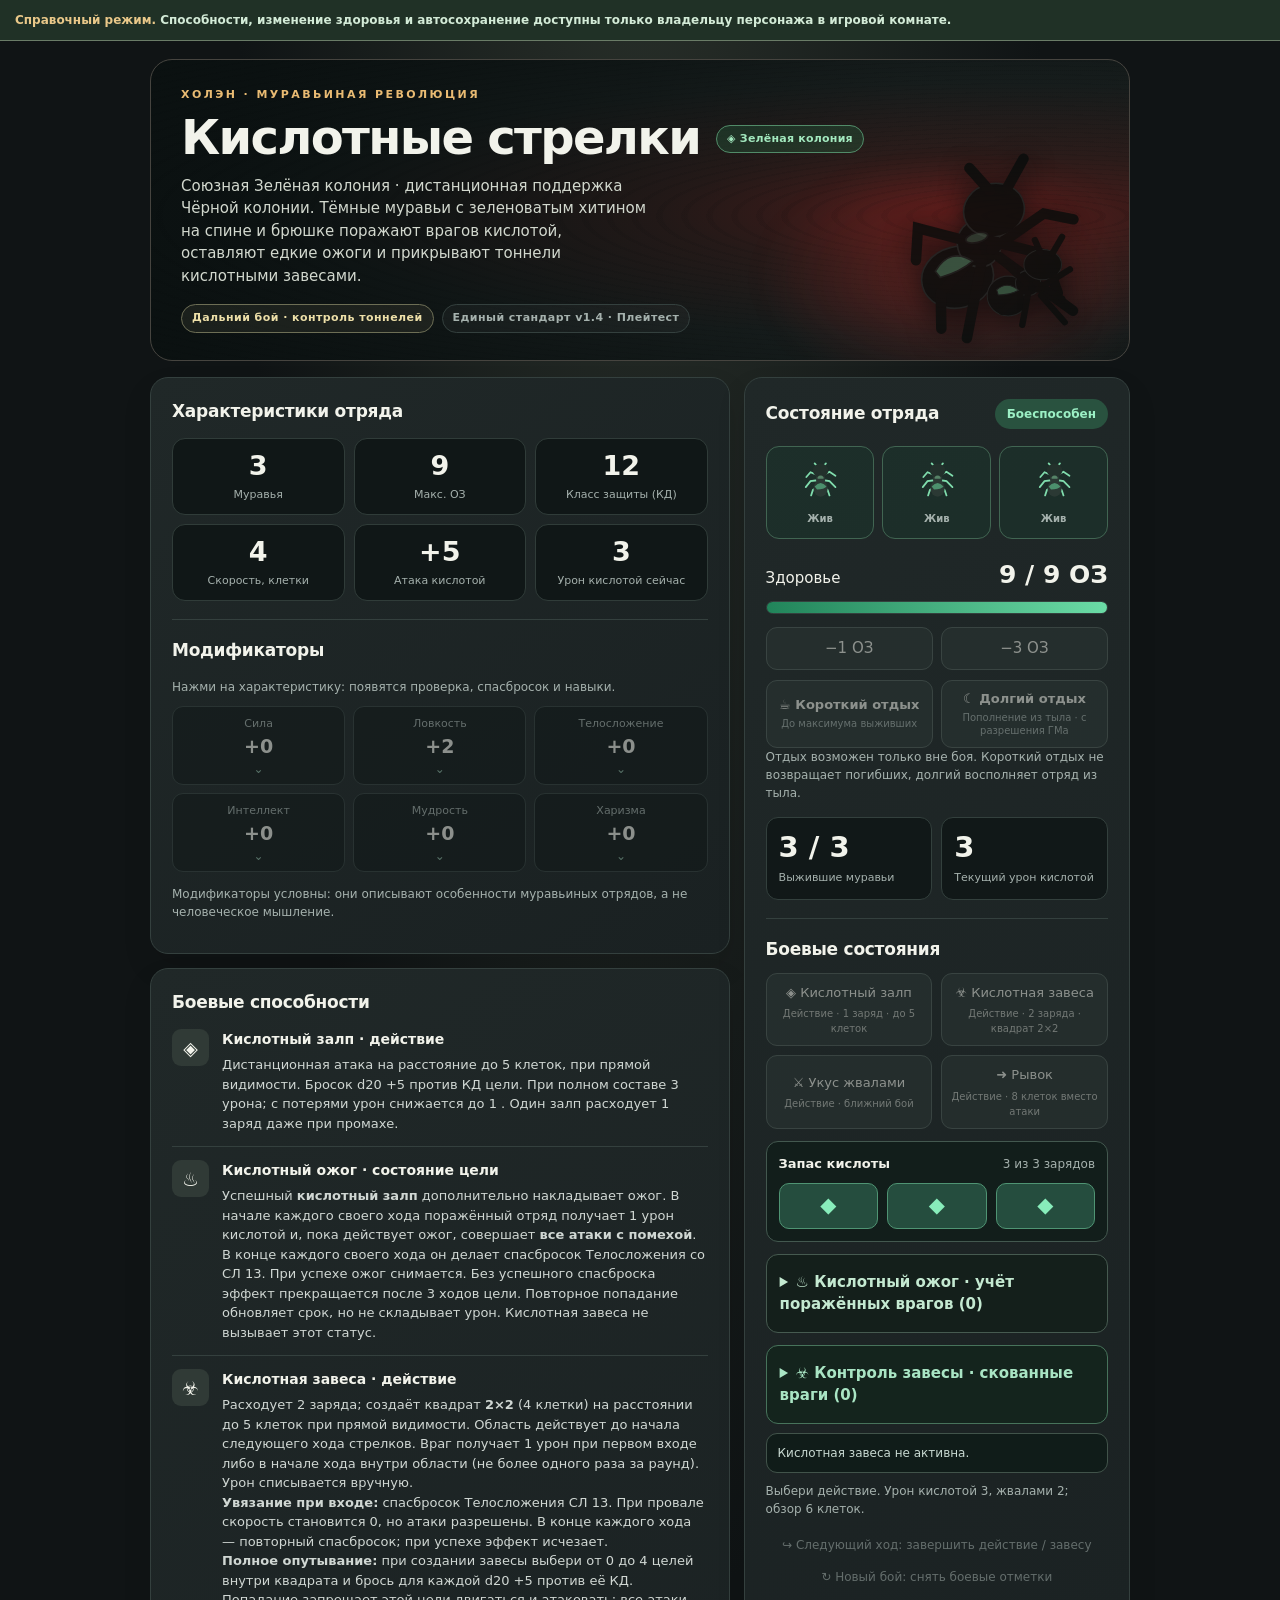
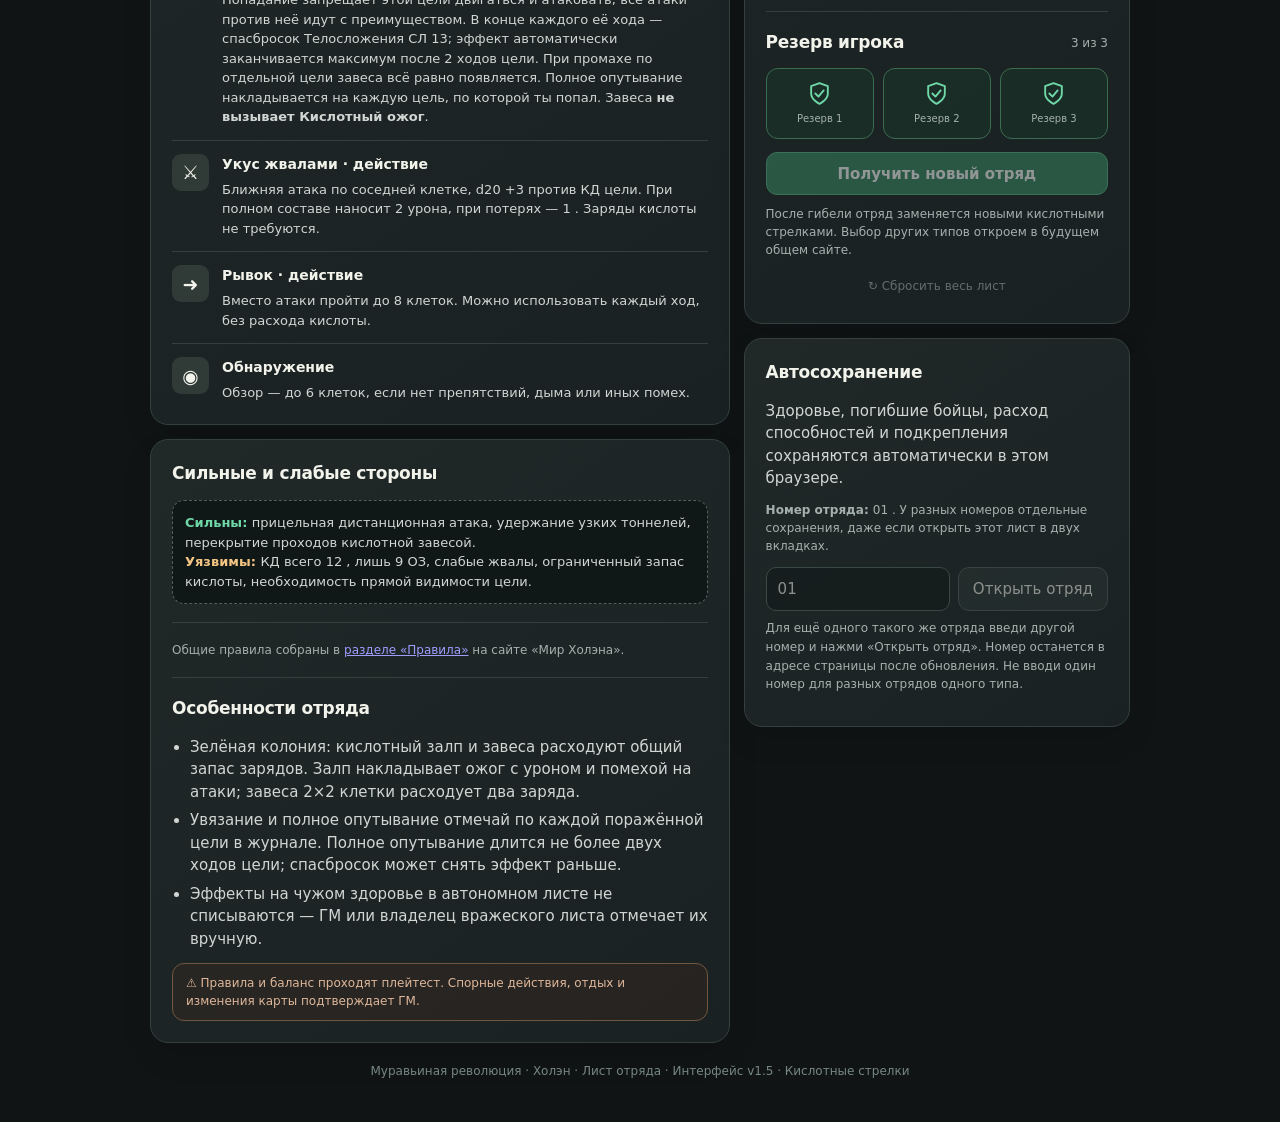
<file: sheets/acid.html>
<!DOCTYPE html>

<html lang="ru">
<!--
  МУРАВЬИНАЯ РЕВОЛЮЦИЯ — КИСЛОТНЫЕ СТРЕЛКИ v1.4

  КАК ИЗМЕНЯТЬ САЙТ В VS CODE:
  1. Ctrl + F -> "НАСТРОЙКИ": в объекте const RULES меняй цифры.
  2. Ctrl + F -> "СПОСОБНОСТИ": здесь тексты и описания.
  3. Ctrl + F -> "ПАЛИТРА": цвета и оформление (CSS).
  4. Ctrl + F -> "КИСЛОТА И ЗАВЕСА": расход, длительность и урон находятся в RULES.
  5. Ctrl + F -> "МАСТЕРСТВО И НАВЫКИ": задавай 0, 1 или 2.
  6. Ctrl + F -> "КОНТРОЛЬ ЗАВЕСЫ": СЛ, длительность и эффекты. 
  6. Ctrl + S -> обнови вкладку браузера клавишей F5.

  

  data-rule/data-signed/data-calc — цифры из RULES, вручную в HTML не меняй.
  Файл автономный, без библиотек и интернета.
-->
<head>
<meta charset="utf-8"/>
<meta content="width=device-width, initial-scale=1" name="viewport"/>
<meta content="#161a1a" name="theme-color"/>
<meta content="Интерактивный лист кислотных стрелков: здоровье, кислота, завеса, навыки и резервы" name="description"/>
<title>
   Муравьиная революция — Кислотные стрелки
  </title>
<style>
   /* ===== 01. ПАЛИТРА И ЦВЕТА ===== */
:root {
    color-scheme: dark;
    --bg:#101415;
    --panel:#1b2223;
    --panel-2:#222b2b;
    --border:#34403e;
    --text:#f2f3eb;
    --muted:#a5b1ad;
    --green:#6fd8a8;
    --red:#e87870;
    --gold:#e9bb73;
}

* {
    box-sizing:border-box
}

html {
    scroll-behavior:smooth
}

body {
    margin:0;
    color:var(--text);
    background:radial-gradient(ellipse at 50% -10%,#29302a 0%,transparent 45%),var(--bg);
    font:15px/1.5 system-ui,-apple-system,"Segoe UI",sans-serif;
}

.wrap {
    width:min(100% - 28px,980px);
    margin:0 auto;
    padding-bottom:42px
}

/* ===== 02. ШАПКА И ОБЛОЖКА ===== */
.hero {
    margin:18px 0 16px;
    min-height:230px;
    border:1px solid #46443f;
    border-radius:22px;
    overflow:hidden;
    position:relative;
    display:flex;
    align-items:end;
    isolation:isolate;
    background:linear-gradient(105deg,rgba(10,16,16,.94) 10%,rgba(10,16,16,.55) 72%), radial-gradient(ellipse at 84% 50%,#9f2926 0%,#532a26 27%,#252b2a 60%,#18201f 90%);
}

.hero::before {
    content:"";
    position:absolute;
    z-index:-1;
    inset:0;
    background:repeating-radial-gradient(ellipse at 90% 52%, transparent 0 18px, rgba(3,7,8,.08) 19px 25px);
}

.hero::after {
    content:"";
    position:absolute;
    right:-50px;
    bottom:-48px;
    width:440px;
    height:260px;
    background:radial-gradient(ellipse,rgba(228,43,39,.28),transparent 65%);
    filter:blur(12px);
    z-index:-1
}

.hero .art {
    position:absolute;
    right:22px;
    bottom:3px;
    width:min(40%,290px);
    opacity:.82;
    filter:drop-shadow(0 6px 14px #0b0c0c)
}

.hero-content {
    padding:27px 30px;
    z-index:2
}

.eyebrow {
    color:var(--gold);
    font-size:11px;
    letter-spacing:.22em;
    font-weight:800;
    text-transform:uppercase
}

h1 {
    line-height:1.07;
    font-size:clamp(29px,5vw,48px);
    margin:8px 0 12px;
    letter-spacing:-.035em
}

.subtitle {
    color:#d2d8ce;
    max-width:470px;
    margin:0
}

.badges {
    display:flex;
    gap:8px;
    flex-wrap:wrap;
    margin-top:17px
}

.badge {
    padding:5px 10px;
    border:1px solid #6d6e55;
    background:#c9c18e15;
    border-radius:100px;
    font-size:11px;
    font-weight:800;
    letter-spacing:.04em;
    color:#eddfa8
}

.badge.secondary {
    border-color:var(--border);
    background:#ffffff09;
    color:var(--muted)
}

/* ===== 03. КАРТОЧКИ И КОЛОНКИ ===== */
.layout {
    display:grid;
    grid-template-columns:minmax(0,1.2fr) minmax(300px,.8fr);
    gap:14px;
    align-items:start
}

.column {
    display:grid;
    gap:14px
}

.card {
    border:1px solid var(--border);
    background:linear-gradient(145deg,#202828,#1a2122);
    padding:21px;
    border-radius:18px;
    box-shadow:0 14px 30px #00000018
}

h2 {
    font-size:17px;
    margin:0 0 14px;
    letter-spacing:-.015em
}

h3 {
    font-size:14px;
    margin:0 0 5px
}

p {
    margin:0 0 11px;
    color:#d0d7d3
}

/* ===== 04. ХАРАКТЕРИСТИКИ ===== */
.stat-grid {
    display:grid;
    grid-template-columns:repeat(3,1fr);
    gap:9px
}

.stat {
    background:#101717;
    border:1px solid #303c39;
    border-radius:13px;
    padding:12px 7px;
    text-align:center;
    min-width:0
}

.stat strong {
    display:block;
    font-size:27px;
    line-height:1.1;
    font-variant-numeric:tabular-nums
}

.stat span {
    color:var(--muted);
    font-size:11px;
    line-height:1.3;
    display:block;
    margin-top:7px
}

.ability-grid {
    display:grid;
    grid-template-columns:repeat(3,1fr);
    gap:8px
}

.ability {
    text-align:center;
    padding:9px;
    border:1px solid var(--border);
    border-radius:11px
}

.ability span {
    display:block;
    color:var(--muted);
    font-size:11px
}

.ability strong {
    font-size:19px
}

.divider {
    height:1px;
    background:var(--border);
    margin:18px 0
}

.small {
    color:var(--muted);
    font-size:12px
}

/* ===== 05. ЗДОРОВЬЕ И СОСТОЯНИЕ ===== */
.statusbar {
    display:flex;
    align-items:center;
    justify-content:space-between;
    gap:14px
}

.status {
    padding:6px 12px;
    border-radius:30px;
    font-size:12px;
    font-weight:750;
    background:#29523f;
    color:#9cf0c5;
    white-space:nowrap
}

.status.warn {
    background:#6b4e24;
    color:#ffd494
}

.status.danger {
    background:#623130;
    color:#ffaaa0
}

.ants {
    display:grid;
    grid-template-columns:repeat(4,minmax(0,1fr));
    gap:8px;
    margin:17px 0
}

.ant {
    border:1px solid #416552;
    background:#19392d68;
    padding:12px 2px 10px;
    text-align:center;
    border-radius:13px;
    transition:.2s
}

.ant.dead {
    background:#202728;
    border-color:#333d3e;
    opacity:.54
}

.ant svg {
    display:block;
    width:38px;
    height:42px;
    margin:auto auto 5px;
    color:#80ddad
}

.ant.dead svg {
    color:#7a8586
}

.ant span {
    font-size:10px;
    color:var(--muted);
    font-weight:650
}

.hp-head {
    display:flex;
    align-items:baseline;
    justify-content:space-between;
    margin-top:12px
}

.hp-head strong {
    font-size:25px;
    font-variant-numeric:tabular-nums
}

.track {
    margin:7px 0 13px;
    height:13px;
    background:#101617;
    border:1px solid #34413e;
    border-radius:99px;
    overflow:hidden
}

.fill {
    height:100%;
    background:linear-gradient(90deg,#21845a,#6bdca6);
    transition:width .25s ease
}

.fill.low {
    background:linear-gradient(90deg,#ac502c,#e2a44c)
}

.fill.none {
    background:none
}

/* ===== 06. КНОПКИ ===== */
.buttons {
    display:grid;
    grid-template-columns:repeat(3,1fr);
    gap:8px
}

button {
    min-height:43px;
    border:1px solid #52605b;
    border-radius:11px;
    background:#2b3634;
    color:var(--text);
    font-weight:750;
    font:inherit;
    cursor:pointer;
    transition:background .12s,transform .12s
}

button:active:not(:disabled) {
    transform:translateY(1px)
}

button:hover:not(:disabled) {
    background:#3b4c46
}

button:disabled {
    opacity:.4;
    cursor:not-allowed
}

button.primary {
    background:#378963;
    border-color:#59b88a;
    color:white;
    font-weight:800
}

button.primary:hover:not(:disabled) {
    background:#44a576
}

button.quiet {
    border:0;
    background:none;
    color:var(--muted);
    font-size:12px;
    min-height:32px;
    padding:5px
}

button.quiet:hover {
    color:var(--text)
}

.battle-line {
    display:grid;
    grid-template-columns:1fr 1fr;
    gap:9px;
    margin:15px 0 0
}

.battle-stat {
    background:#111818;
    border:1px solid #33403d;
    border-radius:12px;
    padding:12px
}

.battle-stat .value {
    display:block;
    font-size:29px;
    font-weight:800;
    line-height:1.2;
    font-variant-numeric:tabular-nums
}

.battle-stat .label {
    color:var(--muted);
    font-size:11px
}

/* ===== 07. РЕЗЕРВЫ ===== */
.reserve-row {
    display:grid;
    grid-template-columns:repeat(3,1fr);
    gap:9px;
    margin:13px 0
}

.reserve {
    padding:12px 5px;
    text-align:center;
    border:1px solid #3b6d50;
    background:#183a2a75;
    border-radius:12px;
    color:var(--green)
}

.reserve.used {
    color:#77827e;
    border-color:#343b3a;
    background:#1a2121
}

.reserve svg {
    width:25px;
    height:25px;
    display:block;
    margin:auto
}

.reserve span {
    display:block;
    color:var(--muted);
    font-size:10px;
    margin-top:5px
}

.full {
    width:100%
}

/* ===== 08. БЛОКИ СПОСОБНОСТЕЙ ===== */
.skill {
    display:grid;
    grid-template-columns:37px minmax(0,1fr);
    gap:13px;
    padding:13px 0;
    border-bottom:1px solid var(--border)
}

.skill:first-of-type {
    padding-top:0
}

.skill:last-of-type {
    border:0;
    padding-bottom:0
}

.skill-icon {
    display:flex;
    align-items:center;
    justify-content:center;
    background:#303a36;
    border-radius:9px;
    height:37px;
    font-size:19px
}

.skill p {
    font-size:13px;
    line-height:1.5;
    margin-bottom:0
}

.list {
    padding-left:18px;
    margin:7px 0 0;
    color:#d0d7d3
}

.list li {
    margin:6px 0
}

.footer {
    text-align:center;
    color:#778782;
    font-size:12px;
    padding:19px 5px 0
}

.banner {
    border:1px solid #735640;
    background:#3b291e60;
    border-radius:12px;
    padding:10px 13px;
    color:#dfb79a;
    font-size:12px;
    margin-top:13px
}







/* ===== 09. ОСОБЕННОСТИ ТЯЖЁЛЫХ ===== */

.tactic {
    display:grid;
    grid-template-columns:1fr 1fr;
    gap:9px;
    margin-top:10px
}

.ability-btn.active {
    border-color:#b08e5c;
    color:#f4d79e;
    background:#524028
}

.ability-btn {
    font-size:13px;
    padding:9px
}

.ability-btn small {
    display:block;
    font-size:10px;
    font-weight:500;
    opacity:.75
}

.hint {
    background:#101717;
    border:1px dashed #52605b;
    border-radius:12px;
    padding:12px;
    color:#d0d7d3;
    font-size:13px
}

.warning-highlight {
    color:#f5c583
}

/* ===== 10. АДАПТАЦИЯ ПОД ТЕЛЕФОН ===== */
@media(max-width:740px) {
    .layout {
        grid-template-columns:1fr
    }
    .hero {
        min-height:215px
    }
    .hero-content {
        padding:22px
    }
    .hero .art {
        width:41%;
        right:-9px;
        opacity:.46
    }
    .card {
        padding:17px
    }
    .stat strong {
        font-size:23px
    }
}

@media(max-width:380px) {
    .stat-grid {
        grid-template-columns:repeat(2,1fr)
    }
    .hero .art {
        display:none
    }
    .buttons button {
        font-size:13px
    }
}

@media(prefers-reduced-motion:reduce) {
    * {
        transition:none!important;
        scroll-behavior:auto
    }
}

@media(max-width:385px) {
    .tactic {
        grid-template-columns:1fr
    }
}
    
/* ================================================================
   СОСТАВ ОТРЯДА: ДО 8 — СЕТКА, ОТ 9 — СТОПКИ С ЧИСЛАМИ
   Количество столбцов до порога задаёт RULES.antsPerRow.
   Порог компактного режима задаёт RULES.stackFrom.
   ================================================================ */
.ants.ant-stacks {
    display: flex;
    flex-wrap: wrap;
    align-items: stretch;
    gap: 12px;
}

/* Одна стопка: зелёная — живые, серая — погибшие. */
.ant-stack {
    display: flex;
    align-items: center;
    justify-content: space-between;
    gap: 10px;
    flex: 1 1 154px;
    min-width: 0;
    padding: 12px 13px;
    border: 1px solid #416552;
    border-radius: 13px;
    background: #19392d68;
}

.ant-stack.dead {
    background: #202728;
    border-color: #454e51;
}

.ant-stack-icons {
    display: flex;
    align-items: center;
    flex-shrink: 0;
    padding-left: 10px;
}

.ant-stack-icon {
    display: block;
    width: 29px;
    height: 43px;
    margin-left: -10px;
    color: #80ddad;
    filter: drop-shadow(0 2px 3px rgba(0,0,0,.3));
}

.ant-stack-icon svg {
    display: block;
    width: 29px;
    height: 43px;
}

.ant-stack.dead .ant-stack-icon {
    color: #7a8586;
}

.ant-stack-info {
    display: flex;
    flex-direction: column;
    text-align: right;
    align-items: flex-end;
    gap: 2px;
}

.ant-stack-info strong {
    color: #80ddad;
    font-size: 25px;
    line-height: 1;
    font-weight: 800;
    font-variant-numeric: tabular-nums;
}

.ant-stack.dead .ant-stack-info strong {
    color: #c1c7c9;
}

.ant-stack-info span {
    color: var(--muted);
    font-size: 11px;
    font-weight: 650;
}



/* ===== 11. ЕДИНЫЙ СТАНДАРТ v1.0 — СОСТОЯНИЯ КНОПОК ===== */
.ability-btn.active, .ability-btn.selected {
    background: #244f3d;
    border-color: #66c99b;
    color: #e9fff1;
}
.ability-btn.spent, .ability-btn:disabled {
    background: #232a29;
    border-color: #3b4240;
    color: #9ca6a0;
    opacity: .55;
}
.ability-btn:focus-visible, .squad-id-controls input:focus-visible {
    outline: 2px solid #73dcac;
    outline-offset: 3px;
}
/* Тактические кнопки в две колонки, как у тяжёлых. */
.tactic .ability-btn { min-width: 0; overflow-wrap: anywhere; }
.tactic .ability-btn small { margin-top: 4px; }
.ability-summary {
    border: 1px solid #41534a;
    background: #101c19;
    color: #c8d9d1;
    padding: 10px 11px;
    border-radius: 11px;
    margin-top: 9px;
    font-size: 12px;
}
.ability-static {
    border: 1px solid #42514a;
    border-radius: 11px;
    background: #24302e;
    padding: 9px;
    text-align: center;
    font-size: 13px;
    display: flex;
    flex-direction: column;
    align-items: center;
    justify-content: center;
    gap: 3px;
}
.ability-static small {color: var(--muted); font-size: 10px;}
/* У каждого экземпляра собственное локальное сохранение. */
.squad-id-controls { display: flex; flex-wrap: wrap; gap: 8px; margin-top: 12px; }
.squad-id-controls input {
    min-width: 0;
    flex: 1 1 110px;
    padding: 10px 11px;
    color: var(--text);
    background: #101717;
    border: 1px solid #556c5f;
    border-radius: 10px;
    font: inherit;
}
.squad-id-controls button { padding: 8px 14px; min-height: 41px; }
.instance-hint { color: var(--muted); font-size: 12px; line-height: 1.55; margin-top: 8px; }
@media (max-width:380px) {
    .tactic {grid-template-columns: repeat(2, minmax(0,1fr));}
    .ability-btn {font-size:11px;}
}
/* ================================================================
   12. РАСКРЫВАЮЩАЯСЯ ПАНЕЛЬ ХАРАКТЕРИСТИК (ЕДИНЫЙ СТАНДАРТ v1.2)
   Цвета наследуются от тяжёлых муравьёв; здесь только анимация и компоновка.
   Чтобы поменять МАСТЕРСТВО, НЕ нужно редактировать CSS — ищи RULES.
   ================================================================ */
.ability-trigger {
    display: flex;
    flex-direction: column;
    align-items: center;
    justify-content: center;
    min-width: 0;
    min-height: 76px;
    background: #101717;
    color: var(--text);
    font: inherit;
    cursor: pointer;
    transition: background .22s ease, border-color .22s ease, box-shadow .22s ease;
}
.ability-trigger:hover { border-color: #658b76; background: #202f29; }
.ability-trigger.is-open {
    background: #244f3d;
    border-color: #66c99b;
    box-shadow: inset 0 0 0 1px rgba(111,216,168,.15);
}
.ability-trigger:focus-visible {
    outline: 2px solid var(--green);
    outline-offset: 3px;
}
.ability-trigger strong {
    display: block;
    font-variant-numeric: tabular-nums;
    transition: filter .19s ease, opacity .19s ease, transform .19s ease;
}
/* Нажатая цифра плавно размывается, при закрытии возвращается. */
.ability-trigger.is-open strong {
    filter: blur(4px);
    opacity: .17;
    transform: scale(.86);
}
.ability-trigger .ability-chevron {
    font-size: 12px;
    color: #8fbba7;
    line-height: 1;
    margin-top: 2px;
    transition: transform .25s ease;
}
.ability-trigger.is-open .ability-chevron { transform: rotate(180deg); }

/* Сетка из 0fr в 1fr позволяет раскрыть панель без заданной высоты. */
.attribute-panel {
    display: grid;
    grid-template-rows: 0fr;
    opacity: 0;
    visibility: hidden;
    margin-top: 0;
    transition: grid-template-rows .30s ease, opacity .23s ease,
                margin-top .30s ease, visibility 0s linear .30s;
}
.attribute-panel.open {
    grid-template-rows: 1fr;
    opacity: 1;
    visibility: visible;
    margin-top: 12px;
    transition: grid-template-rows .30s ease, opacity .23s ease,
                margin-top .30s ease, visibility 0s;
}
.attribute-panel-inner { min-height: 0; overflow: hidden; }
.attribute-panel-body {
    padding: 13px;
    border: 1px solid #476255;
    border-radius: 12px;
    background: #111d19;
}
.attribute-heading { display: flex; gap: 8px; flex-wrap: wrap; justify-content: space-between; align-items: baseline; margin-bottom: 12px; }
.attribute-heading strong { font-size: 14px; letter-spacing: .03em; }
.attribute-heading span { color: var(--muted); font-size: 12px; }
.attribute-rolls { display: grid; grid-template-columns: repeat(2,minmax(0,1fr)); gap: 8px; margin-bottom: 12px; }
.attribute-roll {
    border: 1px solid #435750;
    background: #26332e;
    padding: 10px;
    border-radius: 10px;
    min-width: 0;
}
.attribute-roll-label { display: block; font-size: 10px; color: #abc4b8; font-weight: 800; letter-spacing: .03em; }
.attribute-roll-value { display: block; font-size: 24px; font-weight: 800; line-height: 1.18; margin: 4px 0; font-variant-numeric: tabular-nums; }
.attribute-rank { display: flex; align-items: center; gap: 6px; font-size: 10px; color: #b1c6ba; }
.attribute-rank.proficient { color: #78d8aa; }
.attribute-rank.expert { color: #e9bb73; }
.attribute-rank-symbol { font-size: 17px; line-height: 1; font-weight: 800; min-width: 16px; }
.attribute-section-heading { color: #b7d3c5; font-size: 11px; font-weight: 800; letter-spacing: .05em; margin: 4px 0 7px; }
.attribute-skills { display: flex; flex-direction: column; gap: 6px; }
.attribute-skill {
    display: flex; justify-content: space-between; align-items: center;
    gap: 8px; min-width: 0;
    border-radius: 9px; background: #25352f; padding: 8px 10px;
}
.attribute-skill-name { display: block; font-size: 13px; color: #f2f3eb; font-weight: 700; }
.attribute-skill-value {
    flex-shrink: 0; font-size: 15px; font-weight: 800;
    background: #354840; border-radius: 7px;
    min-width: 44px; text-align: center; padding: 6px 7px;
    font-variant-numeric: tabular-nums;
}
.attribute-empty { color: var(--muted); font-size: 12px; padding: 10px 0 2px; }
.attribute-legend { margin-top: 11px; font-size: 10px; color: #a4bcb0; line-height: 1.6; }
/* При каждом выборе характеристики строки проявляются одна за другой. */
.attribute-panel.open .attribute-stagger { animation: attributeReveal .33s cubic-bezier(.22,.7,.2,1) both; animation-delay: var(--stagger-delay,0ms); }
@keyframes attributeReveal {
    from { opacity: 0; transform: translateY(7px); filter: blur(2px); }
    to { opacity: 1; transform: translateY(0); filter: blur(0); }
}
@media (max-width:380px) {
    .attribute-panel-body { padding: 10px; }
    .attribute-roll { padding: 8px; }
    .attribute-roll-value { font-size: 22px; }
    .attribute-skill { padding: 7px 8px; }
}
@media (prefers-reduced-motion:reduce) {
    .attribute-panel, .attribute-panel.open, .ability-trigger,
    .ability-trigger strong, .ability-trigger .ability-chevron,
    .attribute-panel.open .attribute-stagger {
        transition: none !important;
        animation: none !important;
        filter: none !important;
    }
    .ability-trigger.is-open strong { opacity: .38; }
}


  

/* ===== 11. КИСЛОТНЫЕ СТРЕЛКИ: СЧЁТЧИК ЗАРЯДОВ ===== */
.acid-resources { margin-top: 12px; border: 1px solid #43584f; background: #121e1b; border-radius: 12px; padding: 12px; }
.acid-resources-top { display:flex; justify-content:space-between; align-items:center; gap:10px; font-size: 13px; }
.acid-resources-top span { font-size: 12px; color:var(--muted); }
.acid-pips { display:flex; gap:9px; margin-top:10px; }
.acid-pip { flex: 1; min-width:0; padding:6px; text-align:center; border: 1px solid #4f9473; background: #254d3e; color: #88edbb; border-radius: 10px; font-size: 21px; }
.acid-pip.spent { border-color:#394541; background:#1a2120; color:#60716a; }
.ability-btn.spent { opacity:.68; }
@media (max-width: 360px) { .acid-resources {padding:10px;} .acid-resources-top {font-size:12px;} }

/* ===== 12. ЗЕЛЁНАЯ КОЛОНИЯ: ФРАКЦИОННАЯ МЕТКА И ХИТИН ===== */
.hero-title-row { display:flex; align-items:center; flex-wrap:wrap; gap:8px 14px; }
.hero-title-row h1 { margin-right: 2px; }
.faction-badge {
    color:#a3e9bf; background:rgba(39,111,69,.30);
    border-color:#518b68; letter-spacing:.02em;
    white-space:nowrap; font-size:11px;
}
/* Погибшие иконки теряют зелёные пятна. */
.ant.dead .chitin-patch, .ant-stack.dead .chitin-patch { fill:#65736d; }

/* ===== 13. ЖУРНАЛ КИСЛОТНЫХ ОЖОГОВ (НЕОБЯЗАТЕЛЬНЫЙ БЛОК) ===== */
.burn-journal {
    margin-top:12px; border:1px solid #465a50; border-radius:12px;
    background:#141f1b; padding:12px; overflow:hidden;
}
.burn-journal summary {cursor:pointer; font-weight:750; color:#c4e9d1; padding:4px 1px;}
.burn-journal summary:focus-visible {outline:2px solid var(--green); outline-offset:3px;}
.burn-journal-body {padding-top:12px;}
.burn-explain {margin:0 0 10px; font-size:12px; color:var(--muted); line-height:1.5;}
.burn-controls {display:grid; grid-template-columns:minmax(0,1fr) auto; gap:8px; margin-bottom:10px;}
.burn-controls input {
    width:100%; min-width:0; padding:10px; background:#202d28;
    border:1px solid #506357; color:var(--text); border-radius:9px;
    font:inherit; font-size:13px;
}
.burn-controls input:focus-visible {outline:2px solid var(--green);}
.burn-controls button {padding:8px 12px; font-size:12px; min-height:42px;}
.burn-list {display:grid; gap:8px;}
.burn-target {border:1px solid #6b6350; background:#292720; border-radius:11px; padding:10px;}
.burn-target-head {display:flex; flex-wrap:wrap; gap:6px 12px; align-items:center; justify-content:space-between; margin-bottom:7px;}
.burn-target-head strong {font-size:13px; overflow-wrap:anywhere;}
.burn-target-head span {font-size:11px; color:#d2b78e;}
.burn-target-buttons {display:flex; flex-wrap:wrap; gap:7px;}
.burn-target-buttons button {flex:1 1 132px; font-size:12px; padding:6px 8px; min-height:38px;}
.burn-empty {font-size:12px; color:var(--muted);}
@media (max-width: 420px) {
    .burn-controls {grid-template-columns:1fr;}
    .burn-controls button {width:100%;}
    .hero-title-row {align-items:flex-start; gap:5px;}
}

/* ===== 14. КОНТРОЛЬ ЗАВЕСЫ: УВЯЗАНИЕ И ПОЛНОЕ ОПУТЫВАНИЕ ===== */
/* Наследуем расположение журнала ожогов, меняем лишь зеленый акцент. */
.curtain-journal { border-color:#47735b; background:#14241d; }
.curtain-journal summary { color:#a9e5c4; }
.curtain-target { border-color:#406f57; background:#1d3027; }
.curtain-target.entangled { border-color:#819c60; background:#283326; }
.curtain-target-head span { color:#b9d7c5; }
.curtain-note { padding:9px 10px; background:#21392d; border-radius:8px;
    border:1px solid #4b7860; font-size:12px; line-height:1.5; color:#d8eee2; margin:10px 0 0; }
.curtain-tips { margin:0 0 10px; font-size:12px; line-height:1.6; color:var(--muted); }
.curtain-tips strong { color:#b8e8cd; }
.curtain-extra-buttons { display:flex; flex-wrap:wrap; gap:7px; margin-bottom:10px; }
.curtain-extra-buttons button { flex:1 1 145px; min-height:42px; padding:8px; font-size:12px; }
.curtain-target .burn-target-buttons button { min-width:0; }
@media (max-width:420px) { .curtain-extra-buttons button {flex-basis:100%;} }


/* ===== 15. СЧЁТЧИК ЦЕЛЕЙ И ПРЯМЫЕ ПОПАДАНИЯ ПО НЕСКОЛЬКИМ ОТРЯДАМ ===== */
/* Никаких таблиц, которые разъедутся на телефоне: карточки с гибкими кнопками. */
.curtain-target-picker {
    border:1px solid #4b7860; background:#1a3026;
    padding:12px; border-radius:11px; margin:12px 0;
}
.curtain-picker-title,.curtain-counter-row {
    display:flex; align-items:center; justify-content:space-between;
    gap:10px; flex-wrap:wrap;
}
.curtain-picker-title {margin-bottom:11px; font-size:13px;}
.curtain-picker-title span {color:#a6c9b5; font-size:11px;}
.curtain-counter-row {font-size:12px; color:#d8e8dc; margin-bottom:12px;}
.curtain-counter {display:flex; align-items:center; gap:5px; flex-shrink:0;}
.curtain-counter button {
    width:40px; height:40px; min-height:40px; padding:0;
    border-radius:9px; border:1px solid #4f856a;
    background:#294939; color:#effcf1; font-size:21px;
}
.curtain-counter button:disabled {opacity:.4;cursor:not-allowed;}
.curtain-counter output {
    display:grid;place-items:center;min-width:36px;height:38px;
    border-radius:8px;background:#0f2119; color:#fff;
    font-size:18px;font-weight:700;
}
.curtain-direct-targets {display:grid;gap:8px;}
.curtain-direct-slot {background:#17261f;border:1px solid #415d4a;border-radius:9px;padding:10px;}
.curtain-direct-slot.resolved {background:#20342a;border-color:#4b7860;}
.curtain-direct-slot label {display:block;color:#d6e9df;font-size:12px;font-weight:650;margin-bottom:6px;}
.curtain-direct-slot input {
    width:100%;min-width:0;background:#111e18;color:#f4f8f5;
    border:1px solid #52715f;border-radius:8px;padding:10px;
    font:inherit;font-size:13px;
}
.curtain-direct-slot input:focus-visible {outline:2px solid #81c49b;outline-offset:2px;}
.curtain-direct-actions {display:grid;grid-template-columns:1fr 1fr;gap:8px;margin-top:9px;}
.curtain-direct-actions button {padding:9px 6px;min-height:42px;font-size:12px;}
.curtain-direct-result {font-size:12px;color:#aedfc3;margin:8px 0 0;}
.curtain-direct-placeholder {font-size:12px;color:#a9c3b4;margin:3px 0 0;}
@media(max-width:360px) {
    .curtain-direct-actions {grid-template-columns:1fr;}
    .curtain-counter-row>span {max-width:168px;}
}

  
/* ===== ДОПОЛНЕНИЕ: КОРОТКИЙ И ДОЛГИЙ ОТДЫХ ===== */
.damage-buttons {grid-template-columns:repeat(2,minmax(0,1fr))}
.rest-row {display:grid;grid-template-columns:repeat(2,minmax(0,1fr));gap:8px;margin-top:10px}
.rest-row button {padding:10px 8px;min-height:66px;line-height:1.25}
.rest-row button span {display:block;font-size:13px;font-weight:750}
.rest-row button small {display:block;font-size:10px;color:var(--muted);font-weight:400;margin-top:5px}
@media(max-width:360px){.rest-row button span{font-size:11px}.rest-row button small{font-size:9px}}


.sheet-central-rules { margin-top: 14px; }\n.sheet-central-rules a { color: var(--green); text-decoration: underline; text-underline-offset: 3px; }\n
</style>
<script src="../auth-access.js?v=01210"></script></head>
<body>
<!-- НАЧАЛО HTML: то, что отображается в браузере. -->
<main class="wrap">
<!-- ОБЛОЖКА: здесь можно заменить название или описание. -->
<section aria-label="Обложка отряда" class="hero">
<svg aria-hidden="true" class="art" viewbox="0 0 360 300">
<g fill="#070d0c" stroke="#1c2524" stroke-linecap="round" stroke-width="2">
<g transform="translate(95 110) rotate(-14)">
<ellipse cx="55" cy="108" rx="45" ry="38">
</ellipse>
<ellipse cx="91" cy="74" rx="27" ry="29">
</ellipse>
<ellipse cx="119" cy="38" rx="38" ry="33">
</ellipse>
<path d="M88 73 22 37 10 75M85 85 30 122 20 165M90 94 48 184M104 73 166 106 171 157M104 85 178 57 212 73M111 96 184 183M120 14 102 -20M142 15 170 -15" fill="none" stroke="#080d0c" stroke-width="13">
</path>
<!-- Зелёные участки только на спинке и верхней части брюшка. -->
<path d="M30 94 Q55 69 78 93 Q61 102 34 103Z" fill="#457b5d" opacity=".72"></path>
<ellipse cx="90" cy="66" fill="#557f64" opacity=".42" rx="14" ry="6"></ellipse>
</g>
<g transform="translate(210 163) scale(.65)">
<ellipse cx="42" cy="95" rx="40" ry="38">
</ellipse>
<ellipse cx="80" cy="70" rx="24" ry="24">
</ellipse>
<ellipse cx="108" cy="35" rx="36" ry="29">
</ellipse>
<path d="M76 70 25 23M75 80 30 125M80 90 69 150M95 70 145 100M98 82 160 44M105 94 150 145M104 13 93 -12M127 13 145 -18" fill="none" stroke="#080d0c" stroke-width="12">
</path>
<path d="M20 83 Q40 65 62 84 Q46 93 23 93Z" fill="#457b5d" opacity=".70"></path>
</g>
</g>
</svg>
<div class="hero-content">
<div class="eyebrow">
      Холэн · Муравьиная революция
     </div>
<div class="hero-title-row">
<h1>
      Кислотные стрелки
     </h1>
<span class="badge faction-badge" title="Союзная колония">◈ <span data-rule="factionName">Зелёная колония</span></span>
</div>
<p class="subtitle">
      Союзная Зелёная колония · дистанционная поддержка Чёрной колонии.
      Тёмные муравьи с зеленоватым хитином на спине и брюшке поражают врагов кислотой,
      оставляют едкие ожоги и прикрывают тоннели кислотными завесами.
     </p>
<div class="badges">
<span class="badge">
       Дальний бой · контроль тоннелей
      </span>
<span class="badge secondary">
       Единый стандарт v1.4 · Плейтест
      </span>
</div>
</div>
</section>
<div class="layout">
<div class="column">
<section class="card">
<h2>
       Характеристики отряда
      </h2>
<!-- ХАРАКТЕРИСТИКИ: цифры идут из блока JavaScript RULES, вручную править их здесь не нужно. -->
<div class="stat-grid">
<div class="stat">
<strong data-rule="members">
         3
        </strong>
<span>
         Муравья
        </span>
</div>
<div class="stat">
<strong data-calc="maxHp">
         9
        </strong>
<span>
         Макс. ОЗ
        </span>
</div>
<div class="stat">
<strong data-rule="armorClass">
         12
        </strong>
<span>
         Класс защиты (КД)
        </span>
</div>
<div class="stat">
<strong data-rule="speed">
         4
        </strong>
<span>
         Скорость, клетки
        </span>
</div>
<div class="stat">
<strong data-signed="acidAttackBonus">
         +5
        </strong>
<span>
         Атака кислотой
        </span>
</div>
<div class="stat">
<strong id="top-damage">
         3
        </strong>
<span>
         Урон кислотой сейчас
        </span>
</div>
</div>
<div class="divider">
</div>
<h2>
       Модификаторы
      </h2>
<!-- =====================================================
           ИНТЕРАКТИВНЫЕ ХАРАКТЕРИСТИКИ И РАСКРЫВАЮЩИЕСЯ НАВЫКИ
           Ранги мастерства и спасбросков изменяются ТОЛЬКО в RULES.mastery.
           ===================================================== -->
<p class="small" style="margin-bottom:10px">
       Нажми на характеристику: появятся проверка, спасбросок и навыки.
      </p>
<div class="ability-grid" id="ability-buttons">
<button aria-controls="ability-details" aria-expanded="false" class="ability ability-trigger" data-ability="strength" title="Показать навыки: Сила" type="button">
<span>
         Сила
        </span>
<strong data-signed="strength">
         +0
        </strong>
<span aria-hidden="true" class="ability-chevron">
         ⌄
        </span>
</button>
<button aria-controls="ability-details" aria-expanded="false" class="ability ability-trigger" data-ability="dexterity" title="Показать навыки: Ловкость" type="button">
<span>
         Ловкость
        </span>
<strong data-signed="dexterity">
         +2
        </strong>
<span aria-hidden="true" class="ability-chevron">
         ⌄
        </span>
</button>
<button aria-controls="ability-details" aria-expanded="false" class="ability ability-trigger" data-ability="constitution" title="Показать навыки: Телосложение" type="button">
<span>
         Телосложение
        </span>
<strong data-signed="constitution">
         +0
        </strong>
<span aria-hidden="true" class="ability-chevron">
         ⌄
        </span>
</button>
<button aria-controls="ability-details" aria-expanded="false" class="ability ability-trigger" data-ability="intelligence" title="Показать навыки: Интеллект" type="button">
<span>
         Интеллект
        </span>
<strong data-signed="intelligence">
         +0
        </strong>
<span aria-hidden="true" class="ability-chevron">
         ⌄
        </span>
</button>
<button aria-controls="ability-details" aria-expanded="false" class="ability ability-trigger" data-ability="wisdom" title="Показать навыки: Мудрость" type="button">
<span>
         Мудрость
        </span>
<strong data-signed="wisdom">
         +0
        </strong>
<span aria-hidden="true" class="ability-chevron">
         ⌄
        </span>
</button>
<button aria-controls="ability-details" aria-expanded="false" class="ability ability-trigger" data-ability="charisma" title="Показать навыки: Харизма" type="button">
<span>
         Харизма
        </span>
<strong data-signed="charisma">
         +0
        </strong>
<span aria-hidden="true" class="ability-chevron">
         ⌄
        </span>
</button>
</div>
<div aria-hidden="true" aria-label="Проверки, спасброски и навыки" class="attribute-panel" id="ability-details" role="region">
<div class="attribute-panel-inner">
<div class="attribute-panel-body" id="ability-details-content">
</div>
</div>
</div>
<p class="small" style="margin-top:13px">
       Модификаторы условны: они описывают особенности муравьиных отрядов, а не человеческое мышление.
      </p>
</section>
<section class="card">
<h2>
       Боевые способности
      </h2>
<!-- СПОСОБНОСТИ: все величины связываются с RULES, ничего не нужно менять в тексте дважды. -->
<div class="skill">
<div class="skill-icon">
        ◈
       </div>
<div>
<h3>
         Кислотный залп · действие
        </h3>
<p>
         Дистанционная атака на расстояние до
         <span data-rule="acidRange">
          5
         </span>
         клеток, при прямой видимости. Бросок d20
         <span data-signed="acidAttackBonus">
          +5
         </span>
         против КД цели. При полном составе
         <span data-rule="acidDamage">
          3
         </span>
         урона; с потерями урон снижается до
         <span data-rule="minAcidDamage">
          1
         </span>
         . Один залп расходует
         <span data-rule="acidShotCost">
          1
         </span>
         заряд даже при промахе.
        </p>
</div>
</div>
<div class="skill">
<div class="skill-icon">♨</div>
<div>
<h3>Кислотный ожог · состояние цели</h3>
<p>
      Успешный <strong>кислотный залп</strong> дополнительно накладывает ожог.
      В начале каждого своего хода поражённый отряд получает
      <span data-rule="burnDamage">1</span> урон кислотой и, пока действует ожог,
      совершает <strong>все атаки с помехой</strong>.
      В конце каждого своего хода он делает спасбросок Телосложения со
      СЛ <span data-rule="burnSaveDC">13</span>. При успехе ожог снимается.
      Без успешного спасброска эффект прекращается после
      <span data-rule="burnTurns">3</span> ходов цели.
      Повторное попадание обновляет срок, но не складывает урон.
      Кислотная завеса не вызывает этот статус.
    </p>
</div>
</div>
<div class="skill">
<div class="skill-icon">☣</div>
<div>
<h3>Кислотная завеса · действие</h3>
<p>
      Расходует <span data-rule="curtainCost">2</span> заряда; создаёт квадрат
      <strong><span data-calc="curtainSize">2×2</span></strong> (<span data-calc="curtainArea">4</span> клетки)
      на расстоянии до <span data-rule="acidRange">5</span> клеток при прямой видимости.
      Область действует до начала следующего хода стрелков. Враг получает
      <span data-rule="curtainDamage">1</span> урон при первом входе либо в начале хода внутри
      области (не более одного раза за раунд). Урон списывается вручную.
    </p>
<p>
<strong>Увязание при входе:</strong> спасбросок Телосложения СЛ
      <span data-rule="curtainSaveDC">13</span>. При провале скорость становится 0,
      но атаки разрешены. В конце каждого хода — повторный спасбросок; при успехе эффект исчезает.
    </p>
<p>
<strong>Полное опутывание:</strong> при создании завесы выбери от 0 до <span data-calc="curtainMaxTargets">4</span> целей внутри квадрата
      и брось для каждой d20 <span data-signed="acidAttackBonus">+5</span> против её КД.
      Попадание запрещает этой цели двигаться и атаковать; все атаки против неё идут
      с преимуществом. В конце каждого её хода — спасбросок Телосложения
      СЛ <span data-rule="curtainSaveDC">13</span>;
      эффект автоматически заканчивается максимум после
      <span data-rule="entangleMaxTurns">2</span> ходов цели.
      При промахе по отдельной цели завеса всё равно появляется. Полное опутывание накладывается на каждую цель, по которой ты попал.
      Завеса <strong>не вызывает Кислотный ожог</strong>.
    </p>
</div>
</div>
<div class="skill">
<div class="skill-icon">
        ⚔
       </div>
<div>
<h3>
         Укус жвалами · действие
        </h3>
<p>
         Ближняя атака по соседней клетке, d20
         <span data-signed="biteAttackBonus">
          +3
         </span>
         против КД цели. При полном составе наносит
         <span data-rule="biteDamage">
          2
         </span>
         урона, при потерях —
         <span data-rule="minBiteDamage">
          1
         </span>
         . Заряды кислоты не требуются.
        </p>
</div>
</div>
<div class="skill">
<div class="skill-icon">
        ➜
       </div>
<div>
<h3>
         Рывок · действие
        </h3>
<p>
         Вместо атаки пройти до
         <span data-calc="dashSpeed">
          8
         </span>
         клеток. Можно использовать каждый ход, без расхода кислоты.
        </p>
</div>
</div>
<div class="skill">
<div class="skill-icon">
        ◉
       </div>
<div>
<h3>
         Обнаружение
        </h3>
<p>
         Обзор — до
         <span data-rule="visionRange">
          6
         </span>
         клеток, если нет препятствий, дыма или иных помех.
        </p>
</div>
</div>
</section>
<section class="card">
<h2>
       Сильные и слабые стороны
      </h2>
<div class="hint">
<strong style="color:var(--green)">
        Сильны:
       </strong>
       прицельная дистанционная атака, удержание узких тоннелей, перекрытие проходов кислотной завесой.
       <br/>
<strong class="warning-highlight">
        Уязвимы:
       </strong>
       КД всего
       <span data-rule="armorClass">
        12
       </span>
       , лишь
       <span data-calc="maxHp">
        9
       </span>
       ОЗ, слабые жвалы,
ограниченный запас кислоты, необходимость прямой видимости цели.
      </div>
<div class="divider">
</div>
<p class="small sheet-central-rules">Общие правила собраны в <a href="../index.html#rules" target="_blank" rel="noopener noreferrer">разделе «Правила»</a> на сайте «Мир Холэна».</p><div class="divider"></div><h2>Особенности отряда</h2><div class="class-rule-hint"><ul class="list"><li>Зелёная колония: кислотный залп и завеса расходуют общий запас зарядов. Залп накладывает ожог с уроном и помехой на атаки; завеса 2×2 клетки расходует два заряда.</li><li>Увязание и полное опутывание отмечай по каждой поражённой цели в журнале. Полное опутывание длится не более двух ходов цели; спасбросок может снять эффект раньше.</li><li>Эффекты на чужом здоровье в автономном листе не списываются — ГМ или владелец вражеского листа отмечает их вручную.</li></ul></div><div class="banner">⚠ Правила и баланс проходят плейтест. Спорные действия, отдых и изменения карты подтверждает ГМ.</div></section>
</div>
<div class="column">
<!-- ИНТЕРАКТИВНЫЙ ЛИСТ: кнопки с id подключены в разделе СОБЫТИЯ JavaScript. -->
<section class="card" id="sheet">
<div class="statusbar">
<h2 style="margin:0">
        Состояние отряда
       </h2>
<span class="status" id="status">
        Боеспособен
       </span>
</div>
<div aria-live="polite" class="ants" id="ants">
</div>
<div class="hp-head">
<span>
        Здоровье
       </span>
<strong id="hp-label">
        0 / 0 ОЗ
       </strong>
</div>
<div aria-label="Здоровье отряда" aria-valuemax="16" aria-valuemin="0" aria-valuenow="16" class="track" id="hp-track" role="progressbar">
<div class="fill" id="hp-fill" style="width:100%">
</div>
</div>
<div class="buttons damage-buttons">
<button id="hit1" type="button">
        −1 ОЗ
       </button>
<button id="hit3" type="button">
        −3 ОЗ
       </button>
</div><div class="rest-row"><button id="short-rest" type="button"><span>☕ Короткий отдых</span><small>До максимума выживших</small></button><button id="long-rest" type="button"><span>☾ Долгий отдых</span><small>Пополнение из тыла · с разрешения ГМа</small></button></div><p class="small" id="rest-help">Отдых возможен только вне боя. Короткий отдых не возвращает погибших, долгий восполняет отряд из тыла.</p>
<div class="battle-line">
<div class="battle-stat">
<span class="value" id="alive">
         —
        </span>
<span class="label">
         Выжившие муравьи
        </span>
</div>
<div class="battle-stat">
<span class="value" id="damage">
         —
        </span>
<span class="label">
         Текущий урон кислотой
        </span>
</div>
</div>
<div class="divider">
</div>
<div class="statusbar">
<h2 style="margin:0">
        Боевые состояния
       </h2>
</div>
<!-- =======================================================
   БОЕВЫЕ СОСТОЯНИЯ — стрелок. Все кнопки редактируются здесь.
   Кислота — ограниченный ресурс. Жвалы / рывок — без заряда.
   ======================================================= -->
<div class="tactic">
<button class="ability-btn" id="acid-shot" type="button">
<span class="action-title" id="acid-shot-title">
         ◈ Кислотный залп
        </span>
<small>
         Действие · 1 заряд · до 5 клеток
        </small>
</button>
<button class="ability-btn" id="acid-curtain" type="button">
<span class="action-title" id="acid-curtain-title">
         ☣ Кислотная завеса
        </span>
<small>
         Действие · 2 заряда · квадрат 2×2
        </small>
</button>
<button aria-pressed="false" class="ability-btn" id="bite" type="button">
<span class="action-title" id="bite-title">
         ⚔ Укус жвалами
        </span>
<small>
         Действие · ближний бой
        </small>
</button>
<button aria-pressed="false" class="ability-btn" id="dash" type="button">
<span class="action-title" id="dash-title">
         ➜ Рывок
        </span>
<small>
         Действие · 8 клеток вместо атаки
        </small>
</button>
</div>
<!-- Временное состояние и запас кислоты отображаются отдельно от кнопок. -->
<div class="acid-resources">
<div class="acid-resources-top">
<strong>
         Запас кислоты
        </strong>
<span id="acid-count">
         3 из 3 зарядов
        </span>
</div>
<div aria-label="Оставшиеся заряды кислоты" class="acid-pips" id="acid-pips">
</div>
</div>
<!-- ==========================================================
           КИСЛОТНЫЙ ОЖОГ — ЖУРНАЛ ЦЕЛЕЙ
           Скрыт до раскрытия: не загромождает страницу.
           СЛ, урон и длительность задаются в RULES.
           ========================================================== -->
<details class="burn-journal" id="burn-journal">
<summary>♨ Кислотный ожог · учёт поражённых врагов <span id="burn-count">(0)</span></summary>
<div class="burn-journal-body">
<p class="burn-explain">
         После успешного <strong>кислотного залпа</strong> укажи цель и нажми «Попадание».
         В начале её хода нажимай «Ход цели»: <span data-rule="burnDamage">1</span> урон
         необходимо вручную списать с листа врага; в конце хода — спасбросок
         Телосложения (СЛ <span data-rule="burnSaveDC">13</span>).
         Пока ожог активен, атаки с помехой. Через <span data-rule="burnTurns">3</span>
         хода ожог закончится автоматически.
        </p>
<div class="burn-controls">
<input aria-label="Имя поражённого отряда" autocomplete="off" id="burn-target-name" maxlength="40" placeholder="Название цели, например Красные №2"/>
<button id="burn-add" type="button">✓ Попадание: ожог</button>
</div>
<div aria-live="polite" class="burn-list" id="burn-list"></div>
</div>
</details>
<!-- ==========================================================
           КОНТРОЛЬ ЗАВЕСЫ — ДВА СОСТОЯНИЯ: УВЯЗАНИЕ / ОПУТЫВАНИЕ
           Урон отмечается как напоминание и вручную списывается с врага.
           СЛ, срок и описание редактируются в RULES.
           ========================================================== -->
<details class="burn-journal curtain-journal" id="curtain-journal">
<summary>☣ Контроль завесы · скованные враги <span id="curtain-count">(0)</span></summary>
<div class="burn-journal-body">
<p class="curtain-tips">
<strong>Завеса:</strong> квадрат <span data-calc="curtainSize">2×2</span>, урон
            <span data-rule="curtainDamage">1</span> при входе / начале хода внутри
            (не чаще раза за раунд). Запиши название врага и отмечай исходы бросков.
            Кнопки не бросают кубики и не списывают ОЗ с чужого листа.
          </p>
<div class="burn-controls">
<input aria-label="Название отряда под завесой" autocomplete="off" id="curtain-target-name" maxlength="40" placeholder="Имя врага, например Красные №3"/>
<button id="curtain-entry-fail" type="button">Вход: СЛ провален</button>
</div>
<div class="curtain-extra-buttons">
<button id="curtain-entry-pass" type="button">Вход: СЛ успешен</button>
</div>
<!-- =====================================================
               МИНИ-КАЛЬКУЛЯТОР ЦЕЛЕЙ ПРИ ПРЯМОМ ПОПАДАНИИ
               Шаг 1: +/- задают количество врагов в квадрате 2×2.
               Шаг 2: вводим имя каждого отряда отдельно.
               Шаг 3: отмечаем попадание / промах для каждой цели.
               Расчёт лимита и логика — в RULES и JS-блоке 4Б.
               ===================================================== -->
<div aria-label="Цели прямого попадания" class="curtain-target-picker">
<div class="curtain-picker-title">
<strong>Прямое попадание · несколько целей</strong>
<span id="curtain-progress">0 из 1 обработана</span>
</div>
<div class="curtain-counter-row">
<span>Сколько вражеских отрядов в завесе?</span>
<div aria-label="Число целей" class="curtain-counter" role="group">
<button aria-label="Уменьшить число целей" id="curtain-minus" type="button">−</button>
<output aria-live="polite" id="curtain-target-count">1</output>
<button aria-label="Увеличить число целей" id="curtain-plus" type="button">+</button>
</div>
</div>
<div class="curtain-direct-targets" id="curtain-direct-targets"></div>
<p class="curtain-tips" style="margin:9px 0 0">
              Для <strong>каждой</strong> цели сделай отдельную атаку
              d20 <span data-signed="acidAttackBonus">+5</span> против её КД.
              Попадание → полное опутывание (до <span data-rule="entangleMaxTurns">2</span> ходов),
              промах → без него. За дополнительные цели кислота не списывается.
              После первого результата уменьшить число целей ниже уже обработанных нельзя.
            </p>
</div>
<p class="curtain-tips">
<strong>При входе:</strong> нанеси <span data-rule="curtainDamage">1</span> урон
            (не чаще раза за раунд), затем проверь Телосложение
            СЛ <span data-rule="curtainSaveDC">13</span>.
            Провал → «Увязание» (скорость 0, атаки разрешены); успех → статус не возникает.
          </p>
<div aria-live="polite" class="burn-list" id="curtain-list"></div>
<p class="curtain-note" id="curtain-note" role="status">Наложенные состояния продолжат действовать после исчезновения области.</p>
</div>
</details>
<div aria-live="polite" class="ability-summary" id="curtain-help">
       Кислотная завеса не активна.
      </div>
<p class="small" id="combat-help" style="margin-top:9px">
       Дисциплина срабатывает, если союзный отряд находится рядом с целью. Включи отметку для подсчёта бонуса.
      </p>
<!-- Следующий ход закрывает зону, но наложенные состояния на врагах остаются. -->
<button class="quiet full" id="next-turn" type="button">
       ↪ Следующий ход: завершить действие / завесу
      </button>
<button class="quiet full" id="new-battle" type="button">
       ↻ Новый бой: снять боевые отметки
      </button>
<div class="divider">
</div>
<div class="statusbar">
<h2 style="margin:0">
        Резерв игрока
       </h2>
<span class="small" id="reserve-count">
        —
       </span>
</div>
<!-- РЕЗЕРВЫ: значки генерируются в render(). -->
<div class="reserve-row" id="reserve-row">
</div>
<button class="primary full" id="replace" type="button">
       Получить новый отряд
      </button>
<p class="small" style="margin-top:10px">
       После гибели отряд заменяется новыми кислотными стрелками. Выбор других типов откроем в будущем общем сайте.
      </p>
<div style="text-align:center">
<button class="quiet" id="reset" type="button">
        ↻ Сбросить весь лист
       </button>
</div>
</section>
<section class="card">
<h2>
       Автосохранение
      </h2>
<p>
       Здоровье, погибшие бойцы, расход способностей и подкрепления сохраняются автоматически в этом браузере.
      </p>
<p class="small">
<strong>
        Номер отряда:
       </strong>
<span id="instance-label">
        01
       </span>
       . У разных номеров отдельные сохранения, даже если открыть этот лист в двух вкладках.
      </p>
<div class="squad-id-controls">
<input aria-label="Номер отряда" autocomplete="off" id="squad-id" maxlength="24" placeholder="Например: 01 или Б-2"/>
<button id="open-squad" type="button">
        Открыть отряд
       </button>
</div>
<p class="instance-hint">
       Для ещё одного такого же отряда введи другой номер и нажми «Открыть отряд». Номер останется в адресе страницы после обновления. Не вводи один номер для разных отрядов одного типа.
      </p>
</section>
</div>
</div>
<div class="footer">
    Муравьиная революция · Холэн · Лист отряда · Интерфейс v1.5 · Кислотные стрелки
   </div>
</main>
<script src="../sheet-access.js"></script>
<script>
   "use strict";

// ================================================================
//  1. НАСТРОЙКИ — ОСНОВНЫЕ ЦИФРЫ МЕНЯЮТСЯ ЗДЕСЬ
// ================================================================
// Совет: меняй числа после двоеточия, не убирай запятые или скобки.
// Везде, где в HTML стоит data-rule/data-signed/data-calc,
// значение обновится автоматически. Ничего искать по файлу не нужно.
const RULES = {
    // ВНЕШНИЙ ВИД: до 8 отдельных муравьёв, с 9 — стопки со счётчиком.
    antsPerRow: 4,            // Муравьёв на строку
    stackFrom: 8,             // Свыше 8 включаем стопки

    // СОСТАВ / ЗАЩИТА / ПЕРЕДВИЖЕНИЕ
    members: 3,               // Численность отряда
    hpPerAnt: 3,              // ОЗ одного муравья (итого 9 ОЗ)
    armorClass: 12,           // Класс защиты
    speed: 4,                 // Шаг в клетках
    visionRange: 6,           // Дальность обнаружения

    maxReserves: 3,           // Сколько замен остаётся игроку
    criticalExtra: 2,         // +2 урона при натуральной 20

    // АТАКИ
    acidAttackBonus: 5,       // К броску кислотного залпа
    acidDamage: 3,            // Кислота при 3 живых муравьях
    minAcidDamage: 1,         // Кислота при 1 живом
    acidRange: 5,             // Дальность кислоты
    biteAttackBonus: 3,       // Ближняя атака жвалами
    biteDamage: 2,            // Жвалы при 3 живых
    minBiteDamage: 1,         // Жвалы при потерях

    // КИСЛОТА И ЗАВЕСА — ИЗМЕНЯЙ РАСХОД ЗДЕСЬ
    acidCharges: 3,           // Максимум зарядов кислоты за бой
    acidShotCost: 1,          // Один кислотный залп
    curtainCost: 2,           // Цена завесы
    curtainWidth: 2,          // Ширина квадрата завесы
    curtainHeight: 2,         // Высота квадрата завесы
    curtainMaxTargets: 4,     // Максимум отрядов внутри 2×2 (1 жетон на клетку)
    curtainDamage: 1,         // Урон: вход ИЛИ начало хода (раз в раунд)

    // КОНТРОЛЬ ЗАВЕСЫ — НЕЗАВИСИМЫЙ ОТ КИСЛОТНОГО ОЖОГА
    curtainSaveDC: 13,        // Телосложение: чтобы не увязнуть / освободиться
    entangleMaxTurns: 2,      // Полное опутывание прекращается не позже конца 2-го хода
    // У вязкого эффекта «Увязание» нет лимита ходов: до успешного спасброска.
    // Для прямого опутывания используется acidAttackBonus (по умолчанию +5).

    // КИСЛОТНЫЙ ОЖОГ — СОСТОЯНИЕ ПОРАЖЁННЫХ ОТРЯДОВ
    burnDamage: 1,            // Урон в начале хода поражённой цели
    burnSaveDC: 13,           // СЛ спасброска Телосложения в конце хода
    burnTurns: 3,             // Максимум ходов до автоматического снятия

    // ОСНОВНЫЕ ХАРАКТЕРИСТИКИ (+2 Ловкость = +2 инициативы)
    strength: 0,
    dexterity: 2,
    constitution: 0,
    intelligence: 0,
    wisdom: 0,
    charisma: 0,

    // ============================================================
    // МАСТЕРСТВО И НАВЫКИ: 0 = нет; 1 = мастерство; 2 = супермастерство
    // ============================================================
    // bonus = 2, супермастерство удваивает его до 4.
    // Здесь фиксируем утверждённые значения стрелков:
    // Внимательность +2 (мастерство), спасбросок Ловкости +4.
    // Остальные навыки без мастерства, у Ловкости +2 от модификатора.
    mastery: {
        bonus: 2,
        checks: {
            strength:0, dexterity:0, constitution:0,
            intelligence:0, wisdom:0, charisma:0
        },
        saves: {
            strength:0, dexterity:1, constitution:0,
            intelligence:0, wisdom:0, charisma:0
        },
        skills: {
            athletics:0,                                        // Сила
            acrobatics:0, sleightOfHand:0, stealth:0,             // Ловкость
            arcana:0, history:0, investigation:0,
            nature:0, religion:0,                               // Интеллект
            animalHandling:0, insight:0, medicine:0,
            perception:1, survival:0,                            // Мудрость
            deception:0, intimidation:0,
            performance:0, persuasion:0                         // Харизма
        }
    }
};

// Производные значения пересчитываются автоматически.
const MAX_HP = RULES.members * RULES.hpPerAnt;
const DASH_SPEED = RULES.speed * 2;
const CURTAIN_AREA = RULES.curtainWidth * RULES.curtainHeight;
const CURTAIN_SIZE = `${RULES.curtainWidth}×${RULES.curtainHeight}`;

// ================================================================
//  2. СОСТОЯНИЕ ОТРЯДА И АВТОСОХРАНЕНИЕ
// ================================================================
// Каждый номер отряда (#01, #02 и т. д.) хранится независимо.
const STORAGE_PREFIX = "ants-revolution-acid-shooters-standard-v12";
let squadId = decodeURIComponent(window.location.hash.slice(1)) || "01";
function storageKey() { return `${STORAGE_PREFIX}:${squadId}`; }
const RULES_SIGNATURE = `${RULES.members}:${RULES.hpPerAnt}:${RULES.maxReserves}:${RULES.acidCharges}`;

function startingState() {
    return {
        hp: MAX_HP,
        cap: MAX_HP,          // Уменьшается навсегда при гибели бойцов
        reserves: RULES.maxReserves,
        acid: RULES.acidCharges,
        action: null,        // null / "shot" / "curtain" / "bite" / "dash"
        curtainActive: false, // Завеса держится до начала следующего хода
        shotPending: false,   // Выпущен залп — ждём подтверждения попадания
        burns: [],            // Отдельные цели под Кислотным ожогом
        curtainHitPending: false, // Пока можно разыгрывать прямые попадания по целям
        curtainTargetCount: 1,   // Сколько вражеских отрядов попало в область
        curtainTargetNames: [''], // Имена целей по порядку, заполняются в интерфейсе
        curtainDirectResults: [], // [{name,result:'hit'|'miss'}] — один бросок на цель
        curtainEffects: []    // [{name,kind:"stuck"/"entangled",turns}]
    };
}
let state = startingState();

function loadState() {
    if(!window.HOLEN_SHEET_EDITABLE)return;
    try {
        const saved=JSON.parse(localStorage.getItem(storageKey()) || "null");
        if (!saved || saved.rulesSignature !== RULES_SIGNATURE) return;
        const valid = Number.isInteger(saved.hp) && Number.isInteger(saved.cap) &&
            Number.isInteger(saved.reserves) && Number.isInteger(saved.acid) &&
            saved.hp >= 0 && saved.hp <= saved.cap && saved.cap <= MAX_HP &&
            saved.cap % RULES.hpPerAnt === 0 &&
            saved.reserves >= 0 && saved.reserves <= RULES.maxReserves &&
            saved.acid >= 0 && saved.acid <= RULES.acidCharges &&
            [null,"shot","curtain","bite","dash"].includes(saved.action) &&
            typeof saved.curtainActive === "boolean" &&
            (saved.shotPending === undefined || typeof saved.shotPending === "boolean") &&
            (saved.burns === undefined ||
             (Array.isArray(saved.burns) && saved.burns.length <= 30 && saved.burns.every(b =>
               typeof b.name === "string" && b.name.length <= 40 &&
               Number.isInteger(b.turns) && b.turns >= 0 && b.turns < RULES.burnTurns))) &&
            (saved.curtainHitPending === undefined || typeof saved.curtainHitPending === "boolean") &&
            (saved.curtainTargetCount === undefined ||
              (Number.isInteger(saved.curtainTargetCount) && saved.curtainTargetCount >= 0 &&
               saved.curtainTargetCount <= RULES.curtainMaxTargets)) &&
            (saved.curtainTargetNames === undefined ||
              (Array.isArray(saved.curtainTargetNames) && saved.curtainTargetNames.length <= RULES.curtainMaxTargets &&
               saved.curtainTargetNames.every(n => typeof n === "string" && n.length <= 40))) &&
            (saved.curtainDirectResults === undefined ||
              (Array.isArray(saved.curtainDirectResults) && saved.curtainDirectResults.length <= RULES.curtainMaxTargets &&
               saved.curtainDirectResults.every(r => typeof r.name === "string" && r.name.length <= 40 &&
               ['hit','miss'].includes(r.result)))) &&
            (saved.curtainEffects === undefined ||
              (Array.isArray(saved.curtainEffects) && saved.curtainEffects.length <= 30 &&
               saved.curtainEffects.every(e => typeof e.name === "string" && e.name.length <= 40 &&
                  ["stuck","entangled"].includes(e.kind) && Number.isInteger(e.turns) &&
                  e.turns >= 0 && (e.kind === "stuck" || e.turns < RULES.entangleMaxTurns))));
        if (valid) state={hp:saved.hp,cap:saved.cap,reserves:saved.reserves,
            acid:saved.acid,action:saved.action,curtainActive:saved.curtainActive,
            shotPending: Boolean(saved.shotPending), burns: saved.burns || [],
            curtainHitPending: Boolean(saved.curtainHitPending),
            curtainTargetCount: saved.curtainTargetCount ?? 1,
            curtainTargetNames: saved.curtainTargetNames || [''],
            curtainDirectResults: saved.curtainDirectResults || [],
            curtainEffects: saved.curtainEffects || []};
    } catch(error) { /* Хранилище недоступно — игра продолжается без сохранения. */ }
}
function saveState() {
    if(!window.HOLEN_SHEET_EDITABLE)return;
    try { localStorage.setItem(storageKey(), JSON.stringify({...state,rulesSignature:RULES_SIGNATURE})); }
    catch(error) { /* Кнопки продолжают работать, даже если запись запрещена. */ }
}

// ================================================================
//  3. ВСПОМОГАТЕЛЬНЫЕ ФУНКЦИИ
// ================================================================
function byId(id) {
    return document.getElementById(id);
}

function survivors() {
    // 1 непустой сегмент здоровья = 1 живой муравей.
    return Math.ceil(state.hp / RULES.hpPerAnt);
}

function signed(value) {
    return value >= 0 ? `+${value}` : String(value);
}

// data-rule, data-signed и data-calc — специальные метки в HTML.
// Все подписанные ими числа автоматически приходят из RULES.
function updateRuleLabels() {
    const calculated={maxHp:MAX_HP, dashSpeed:DASH_SPEED,
        curtainArea: CURTAIN_AREA, curtainSize: CURTAIN_SIZE, curtainMaxTargets: RULES.curtainMaxTargets};
    document.querySelectorAll('[data-rule], [data-signed], [data-calc], [data-skill]').forEach(el=>{
        let value;
        if (el.dataset.rule !== undefined) value=RULES[el.dataset.rule];
        else if (el.dataset.signed !== undefined) value=signed(RULES[el.dataset.signed]);
        else if (el.dataset.skill !== undefined) value=signed(rollModifier('wisdom','skills',el.dataset.skill));
        else value=calculated[el.dataset.calc];
        if (value !== undefined) el.textContent=(el.dataset.prefix || '')+value+(el.dataset.suffix || '');
    });
}

// ================================================================
//  3А. ВЫПАДАЮЩАЯ ПАНЕЛЬ НАВЫКОВ И СПАСБРОСКОВ
// ================================================================
// Здесь ТОЛЬКО отображение и подписи. Мастерство меняй в RULES.mastery.
// Добавляешь навык? Добавь его название здесь и степень в RULES.mastery.skills.
// Телосложение не имеет стандартных навыков в D&D — проверки и спасы есть.
const SKILLS_BY_ABILITY = {
    strength:      { label: "Сила", skills: [["athletics", "Атлетика"]] },
    dexterity:     { label: "Ловкость", skills: [["acrobatics", "Акробатика"], ["sleightOfHand", "Ловкость рук"], ["stealth", "Скрытность"]] },
    constitution:  { label: "Телосложение", skills: [] },
    intelligence:  { label: "Интеллект", skills: [["investigation", "Анализ"], ["history", "История"], ["arcana", "Магия"], ["nature", "Природа"], ["religion", "Религия"]] },
    wisdom:        { label: "Мудрость", skills: [["perception", "Внимательность"], ["survival", "Выживание"], ["medicine", "Медицина"], ["insight", "Проницательность"], ["animalHandling", "Уход за животными"]] },
    charisma:      { label: "Харизма", skills: [["deception", "Обман"], ["intimidation", "Запугивание"], ["performance", "Выступление"], ["persuasion", "Убеждение"]] }
};

// Закрытая панель не влияет на сохранения и здоровье.
let openedAbility = null;

function getMasteryRank(group, name) {
    const rank = RULES.mastery[group][name] ?? 0;
    // В случае опечатки в настройках не выдаём бесконечные бонусы.
    return [0, 1, 2].includes(rank) ? rank : 0;
}

function rollModifier(ability, group, name) {
    return RULES[ability] + getMasteryRank(group, name) * RULES.mastery.bonus;
}

function masteryLabel(rank) {
    if (rank === 2) return "Супермастерство";
    if (rank === 1) return "Мастерство";
    return "Без мастерства";
}

function masterySymbol(rank) {
    return rank === 2 ? "◎" : rank === 1 ? "●" : "○";
}

function rankMarkup(rank) {
    const modifierClass = rank === 2 ? "expert" : rank === 1 ? "proficient" : "";
    return `<span class="attribute-rank ${modifierClass}">
        <span class="attribute-rank-symbol" aria-hidden="true">${masterySymbol(rank)}</span>
        ${masteryLabel(rank)}
    </span>`;
}

function renderAbilityDetails(key) {
    const ability = SKILLS_BY_ABILITY[key];
    const checkRank = getMasteryRank("checks", key);
    const saveRank = getMasteryRank("saves", key);
    const skills = ability.skills.map(([id, label], index) => {
        const rank = getMasteryRank("skills", id);
        return `<div class="attribute-skill attribute-stagger" style="--stagger-delay:${115 + index * 50}ms">
            <div><span class="attribute-skill-name">${label}</span>${rankMarkup(rank)}</div>
            <strong class="attribute-skill-value">${signed(rollModifier(key,"skills",id))}</strong>
        </div>`;
    }).join("");

    byId("ability-details-content").innerHTML = `
        <div class="attribute-heading attribute-stagger" style="--stagger-delay:20ms">
            <strong>${ability.label.toUpperCase()}</strong>
            <span>Модификатор ${signed(RULES[key])}</span>
        </div>
        <div class="attribute-rolls">
            <div class="attribute-roll attribute-stagger" style="--stagger-delay:45ms">
                <span class="attribute-roll-label">ПРОВЕРКА</span>
                <strong class="attribute-roll-value">${signed(rollModifier(key,"checks",key))}</strong>
                ${rankMarkup(checkRank)}
            </div>
            <div class="attribute-roll attribute-stagger" style="--stagger-delay:85ms">
                <span class="attribute-roll-label">СПАСБРОСОК</span>
                <strong class="attribute-roll-value">${signed(rollModifier(key,"saves",key))}</strong>
                ${rankMarkup(saveRank)}
            </div>
        </div>
        <div class="attribute-section-heading attribute-stagger" style="--stagger-delay:110ms">НАВЫКИ</div>
        <div class="attribute-skills">
            ${skills || '<div class="attribute-empty">У этой характеристики нет стандартных навыков.</div>'}
        </div>
        <div class="attribute-legend attribute-stagger" style="--stagger-delay:200ms">○ Без мастерства · ● Мастерство · ◎ Супермастерство</div>`;
}

function selectAbility(key) {
    openedAbility = openedAbility === key ? null : key;
    const panel = byId("ability-details");
    if (openedAbility !== null) renderAbilityDetails(openedAbility);
    // Обновляем доступность клавиатуры и состояние всех шести карточек.
    document.querySelectorAll(".ability-trigger").forEach(button => {
        const expanded = button.dataset.ability === openedAbility;
        button.classList.toggle("is-open", expanded);
        button.setAttribute("aria-expanded", String(expanded));
    });
    panel.classList.toggle("open", openedAbility !== null);
    panel.setAttribute("aria-hidden", String(openedAbility === null));
}

// Карточки — настоящие кнопки, работают и мышью, и пальцем, и с клавиатуры.
document.querySelectorAll(".ability-trigger").forEach(button => {
    button.addEventListener("click", () => selectAbility(button.dataset.ability));
});

// Два маленьких рисунка вшиты прямо в файл: интернет не нужен.
const ANT_ICON = `
    <svg xmlns="http://www.w3.org/2000/svg" viewBox="0 0 64 64" aria-hidden="true">
        <g fill="none" stroke="currentColor" stroke-linecap="round" stroke-width="3">
            <path d="M31 25 16 19 9 27M31 32 16 34 8 44M31 39 20 49 17 58M36 25 48 18 58 25M36 32 48 34 58 44M36 39 45 49 48 58M30 12 23 4M35 12 42 4"/>
        </g>
        <ellipse cx="33" cy="46" rx="12" ry="14" fill="#2b3934"/>
        <ellipse cx="33" cy="30" rx="8" ry="10" fill="#2b3934"/>
        <ellipse cx="33" cy="16" rx="13" ry="12" fill="#23312c"/>
        <!-- Отдельные оливково-зелёные пластины на брюшке и спинке. -->
        <path class="chitin-patch" d="M23 43 Q33 31 43 43 Q39 48 27 48Z" fill="#4c906d"/>
        <path class="chitin-patch" d="M28 27 Q33 22 38 27 L38 30 L28 30Z" fill="#568367"/>
    </svg>`;

const SHIELD_ICON = `
    <svg xmlns="http://www.w3.org/2000/svg" viewBox="0 0 24 24"
         fill="none" stroke="currentColor" stroke-width="1.8"
         stroke-linecap="round" stroke-linejoin="round">
        <path d="M12 22s8-4 8-10V5l-8-3-8 3v7c0 6 8 10 8 10z"/>
        <path d="M8 12l3 3 5-6"/>
    </svg>`;

function currentAcidDamage() {
    const alive=survivors();
    if (alive === 0) return 0;
    // Каждая потеря снимает единицу урона, но выживший наносит минимум 1.
    return Math.max(RULES.minAcidDamage, RULES.acidDamage - (RULES.members - alive));
}
function currentBiteDamage() {
    const alive=survivors();
    if (alive === 0) return 0;
    return alive === RULES.members ? RULES.biteDamage : RULES.minBiteDamage;
}

function renderAntIcons(alive) {
    const container = byId("ants");
    const compact = RULES.members > RULES.stackFrom;
    container.classList.toggle("ant-stacks", compact);

    if (!compact) {
        // До порога: каждый муравей в карточке, по RULES.antsPerRow в ряд.
        // CSS Grid сам переносит 5-го, 6-го и остальных вниз.
        container.style.gridTemplateColumns =
            `repeat(${Math.min(RULES.antsPerRow, RULES.members)}, minmax(0, 1fr))`;
        container.innerHTML = Array.from({ length: RULES.members }, (_, index) => {
            const isAlive = index < alive;
            return `
                <div class="ant ${isAlive ? "" : "dead"}">
                    ${ANT_ICON}
                    <span>${isAlive ? "Жив" : "Погиб"}</span>
                </div>`;
        }).join("");
        return;
    }

    // Выше RULES.stackFrom: отдельные стопки без десятков карточек.
    container.style.gridTemplateColumns = "";
    const dead = RULES.members - alive;

    function stack(count, isDead) {
        if (count === 0) return ""; // Не рисуем пустую стопку.
        // Даже если муравьёв 100, изображаем максимум 3 значка.
        const icons = Array.from({ length: Math.min(3, count) }, () =>
            `<span class="ant-stack-icon">${ANT_ICON}</span>`
        ).join("");
        const label = isDead ? "Погибли" : "Живы";
        return `
            <div class="ant-stack ${isDead ? "dead" : ""}" aria-label="${label}: ${count}">
                <div class="ant-stack-icons" aria-hidden="true">${icons}</div>
                <div class="ant-stack-info">
                    <strong>×${count}</strong>
                    <span>${label}</span>
                </div>
            </div>`;
    }

    container.innerHTML = stack(alive, false) + stack(dead, true);
}

function render() {
    const alive=survivors();
    const defeated=alive===0;
    if (defeated) {
        // При уничтожении отряда временные состояния исчезают.
        state.action=null;
        state.curtainActive=false;
        state.shotPending=false;
        state.curtainHitPending=false;
    }
    renderAntIcons(alive);
    byId('hp-label').textContent=`${state.hp} / ${state.cap} ОЗ`;
    byId('hp-track').setAttribute('aria-valuemax',MAX_HP);
    byId('hp-track').setAttribute('aria-valuenow',state.hp);
    byId('hp-fill').style.width=`${100*state.hp/MAX_HP}%`;
    byId('hp-fill').className=`fill ${defeated?'none':state.hp <= MAX_HP/2 ? 'low':''}`;
    byId('alive').textContent=`${alive} / ${RULES.members}`;
    byId('damage').textContent=currentAcidDamage();
    byId('top-damage').textContent=currentAcidDamage();
    const status=byId('status');
    status.textContent=defeated?'Уничтожен':alive<RULES.members?'Есть потери':'Боеспособен';
    status.className=`status ${defeated?'danger':alive<RULES.members?'warn':''}`;
    for (const name of ['hit1','hit3']) byId(name).disabled=defeated;
    byId("short-rest").disabled = defeated || state.hp >= state.cap;
    byId("long-rest").disabled = defeated || (state.hp === MAX_HP && state.cap === MAX_HP);

    // Кнопки взаимоисключающих действий. Расход кислоты происходит при выборе.
    const inTurn=state.action !== null;
    for (const [id,action,cost] of [
        ['acid-shot','shot',RULES.acidShotCost],
        ['acid-curtain','curtain',RULES.curtainCost],
        ['bite','bite',0],['dash','dash',0]
    ]) {
        const b=byId(id);
        const chosen=state.action===action;
        b.classList.toggle('selected',chosen && !defeated);
        b.classList.toggle('spent',defeated || (cost>state.acid && !chosen));
        b.setAttribute('aria-pressed', String(chosen && !defeated));
        b.disabled=defeated || (inTurn && !chosen) || (cost>state.acid && !chosen);
    }
    byId('acid-shot-title').textContent=state.action==='shot'?'✓ Залп совершен':'◈ Кислотный залп';
    byId('acid-curtain-title').textContent=state.action==='curtain'?'✓ Завеса создана':'☣ Кислотная завеса';
    byId('bite-title').textContent=state.action==='bite'?'✓ Жвалы выбраны':'⚔ Укус жвалами';
    byId('dash-title').textContent=state.action==='dash'?'✓ Рывок выбран':'➜ Рывок';
    byId('acid-shot').querySelector('small').textContent=`Действие · ${RULES.acidShotCost} заряд · до ${RULES.acidRange} клеток`;
    byId('acid-curtain').querySelector('small').textContent=`Действие · ${RULES.curtainCost} заряда · квадрат ${CURTAIN_SIZE}`;
    byId('dash').querySelector('small').textContent=`Действие · ${DASH_SPEED} клеток вместо атаки`;
    byId('acid-count').textContent=`${state.acid} из ${RULES.acidCharges} зарядов`;
    byId('acid-pips').innerHTML=Array.from({length:RULES.acidCharges},(_,i)=>
        `<span class="acid-pip ${i < state.acid?'':'spent'}" aria-hidden="true">◆</span>`).join('');

    const descriptions={
        shot:`Кислотный залп: d20 ${signed(RULES.acidAttackBonus)}, ${currentAcidDamage()} урона при попадании. При успехе открой «Кислотный ожог» и отметь цель; при промахе нажми «Следующий ход». Заряд потрачен.`,
        curtain:`Завеса ${CURTAIN_SIZE}: ${RULES.curtainDamage} урон при входе / начале хода. Вход: СЛ Телосложения ${RULES.curtainSaveDC} или Увязание (скорость 0). При создании выбери до ${RULES.curtainMaxTargets} целей и брось d20 ${signed(RULES.acidAttackBonus)} отдельно по каждой: попадание полностью опутывает эту цель. Открой «Контроль завесы».`,
        bite:`Жвалы выбраны: d20 ${signed(RULES.biteAttackBonus)}, ${currentBiteDamage()} урона при попадании. Кислота не расходуется.`,
        dash:`Рывок: пройти до ${DASH_SPEED} клеток вместо атаки. Можно отменить выбор повторным нажатием.`,
    };
    byId('combat-help').textContent=defeated?'Отряд уничтожен. Используй резерв для замены.':
        state.action?descriptions[state.action]:`Выбери действие. Урон кислотой ${currentAcidDamage()}, жвалами ${currentBiteDamage()}; обзор ${RULES.visionRange} клеток.`;
    byId('curtain-help').textContent=state.curtainActive?
        `☣ Завеса активна: квадрат ${CURTAIN_SIZE}. При входе СЛ Телосложения ${RULES.curtainSaveDC} или Увязание, ${RULES.curtainDamage} урон за раунд. ${state.curtainHitPending?'Отметь прямые попадания по '+state.curtainTargetCount+' целям в журнале (отдельный d20 '+signed(RULES.acidAttackBonus)+' по каждой).':'Прямые попадания завершены или пропущены.'} Заверши кнопкой «Следующий ход».`:
        'Кислотная завеса не активна.';
    byId('next-turn').disabled=defeated || (!inTurn && !state.curtainActive);
    byId('new-battle').disabled=defeated ||
        (state.acid===RULES.acidCharges && !inTurn && !state.curtainActive &&
         !state.shotPending && state.burns.length===0 &&
         state.curtainEffects.length===0 && !state.curtainHitPending);
    renderBurnJournal();
    renderCurtainJournal();

    // Резервы игроков и изолированные сохранения каждого номера.
    byId('replace').disabled=!defeated || state.reserves===0;
    byId('reserve-count').textContent=`${state.reserves} из ${RULES.maxReserves}`;
    byId('reserve-row').innerHTML=Array.from({length:RULES.maxReserves},(_,i)=>`
        <div class="reserve ${i<state.reserves?'':'used'}">${SHIELD_ICON}<span>Резерв ${i+1}</span></div>`).join('');
    byId('reserve-row').style.gridTemplateColumns=`repeat(${RULES.maxReserves},minmax(0,1fr))`;
    saveState();
}


// ================================================================
//  4А. КИСЛОТНЫЙ ОЖОГ — ЖУРНАЛ ВРАЖЕСКИХ ОТРЯДОВ
// ================================================================
// Не меняет ОЗ на чужом листе: мастер вручную списывает урон врагу.
// Каждая запись = одна поражённая цель, эффект не суммируется.
// Все числа (урон, СЛ, длительность) меняй в RULES.burnDamage / burnSaveDC / burnTurns.
function escapeHtml(text) {
    return text.replace(/[&<>"']/g, char => ({
        '&':'&amp;', '<':'&lt;', '>':'&gt;', '"':'&quot;', "'":'&#39;'
    })[char]);
}

function renderBurnJournal() {
    byId('burn-count').textContent = `(${state.burns.length})`;
    byId('burn-add').disabled = state.hp===0 || !state.shotPending;
    const list = byId('burn-list');
    if (!state.burns.length) {
        list.innerHTML = '<div class="burn-empty">Активных ожогов пока нет.</div>';
        return;
    }
    list.innerHTML = state.burns.map((burn, index) => `
      <div class="burn-target">
        <div class="burn-target-head">
          <strong>♨ ${escapeHtml(burn.name)}</strong>
          <span>Пройдено ходов: ${burn.turns}/${RULES.burnTurns} · атаки с помехой</span>
        </div>
        <div class="burn-target-buttons">
          <button type="button" data-burn-action="tick" data-burn-index="${index}">Ход цели · −${RULES.burnDamage} ОЗ</button>
          <button type="button" data-burn-action="save" data-burn-index="${index}">✓ Спасбросок успешен</button>
        </div>
      </div>`).join('');
}

byId('burn-add').addEventListener('click', () => {
    if (state.hp===0 || !state.shotPending) return;
    const input = byId('burn-target-name');
    const name = input.value.trim().slice(0,40);
    if (!name) { input.focus(); return; }
    // При повторном попадании время действия обновляется, но не удваивается урон.
    const prev = state.burns.find(b => b.name.toLowerCase() === name.toLowerCase());
    if (prev) prev.turns = 0;
    else state.burns.push({name,turns:0});
    state.shotPending = false;
    input.value = '';
    render();
});

// Делегируем кнопки: они создаются заново при каждом render().
byId('burn-list').addEventListener('click', event => {
    const button = event.target.closest('button[data-burn-action]');
    if (!button) return;
    const index = Number(button.dataset.burnIndex);
    const burn = state.burns[index];
    if (!burn) return;
    if (button.dataset.burnAction === 'save') {
        // В конце хода цель успешно прошла спасбросок Телосложения.
        state.burns.splice(index,1);
    } else if (button.dataset.burnAction === 'tick') {
        // Начало хода врага: списать с ЕГО листа урон, затем по окончании
        // хода дать бросить спасбросок. На третьем ходу ожог исчезает.
        burn.turns += 1;
        if (burn.turns >= RULES.burnTurns) state.burns.splice(index,1);
    }
    render();
});

// ================================================================
//  4Б. КОНТРОЛЬ ЗАВЕСЫ — ДВА ВИДА ОГРАНИЧЕНИЙ ДВИЖЕНИЯ
// ================================================================
// !!! БЛОК ДЛЯ РЕДАКТИРОВАНИЯ !!!
// СЛ меняй в RULES.curtainSaveDC, максимум полного опутывания —
// в RULES.entangleMaxTurns; используется бонус RULES.acidAttackBonus.
//
// «Увязание»: скорость 0, атаковать можно; конец КАЖДОГО хода — СЛ ТЕЛ.
// «Полное опутывание»: скорость 0, атаковать НЕЛЬЗЯ, по цели преимущество;
//                      в конце хода СЛ ТЕЛ, максимум 2 хода цели.
// Журнал НЕ меняет здоровье противников — урон заносится на их листах.
// Взаимодействие с Кислотным ожогом: независимые состояния, не заменяют друг друга.

let curtainNotice = 'Укажи количество противников в завесе и их имена, затем отметь попадание / промах по каждому.';

// Обновляет состояние по имени. Полное опутывание сильнее Увязания.
function putCurtainEffect(name,kind) {
    const existing=state.curtainEffects.find(e=>e.name.toLowerCase()===name.toLowerCase());
    if (existing) {
        if (kind==='entangled') { existing.kind='entangled'; existing.turns=0; }
        else if (existing.kind==='stuck') existing.turns=0;
    } else if (state.curtainEffects.length < 30) {
        state.curtainEffects.push({name,kind,turns:0});
    }
}

// Калькулятор прямого попадания.
// В квадрате 2×2 — до 4 клеток; одна клетка вмещает один жетон отряда.
// Каждая цель получает СВОЙ бросок d20 + RULES.acidAttackBonus против своей КД.
// Количество можно изменить, пока оно не меньше числа уже разыгранных целей.
function setCurtainTargetCount(next) {
    const min=state.curtainDirectResults.length;
    const value=Math.max(min,Math.min(RULES.curtainMaxTargets,next));
    if (value===state.curtainTargetCount) return;
    state.curtainTargetCount=value;
    state.curtainTargetNames=state.curtainTargetNames.slice(0,value);
    while (state.curtainTargetNames.length < value) state.curtainTargetNames.push('');
    state.curtainHitPending=state.curtainActive && state.curtainDirectResults.length<value;
    render();
}

function renderCurtainDirectTargets() {
    const active=state.curtainActive && state.hp>0;
    const done=state.curtainDirectResults.length;
    const total=state.curtainTargetCount;
    byId('curtain-target-count').textContent=String(total);
    byId('curtain-progress').textContent=`${done} из ${total} обработано`;
    byId('curtain-minus').disabled=!active || total<=done;
    byId('curtain-plus').disabled=!active || total>=RULES.curtainMaxTargets;
    const list=byId('curtain-direct-targets');
    if (!total) {
        list.innerHTML='<p class="curtain-direct-placeholder">В завесе нет противников. Она всё равно блокирует проход.</p>';
        return;
    }
    list.innerHTML=Array.from({length:total},(_,i)=>{
        const result=state.curtainDirectResults[i];
        const name=state.curtainTargetNames[i] || '';
        return `<div class="curtain-direct-slot ${result?'resolved':''}">
          <label for="curtain-direct-name-${i}">Цель ${i+1}</label>
          <input id="curtain-direct-name-${i}" maxlength="40" autocomplete="off"
              placeholder="Например, Красные №${i+1}"
              data-direct-name="${i}" value="${escapeHtml(name)}"
              ${!active || Boolean(result) ?'disabled':''}/>
          ${result ?
              `<p class="curtain-direct-result">${result.result==='hit'?'✓ Попадание — полное опутывание':'✕ Промах — без опутывания'}</p>`:
              `<div class="curtain-direct-actions">
                <button type="button" data-direct-result="hit" data-direct-index="${i}"
                  ${!active || i!==done ?'disabled':''}>✓ Попадание</button>
                <button type="button" data-direct-result="miss" data-direct-index="${i}"
                  ${!active || i!==done ?'disabled':''}>✕ Промах</button>
              </div>`}
        </div>`;
    }).join('');
}

function renderCurtainJournal() {
    const active=state.curtainActive && state.hp>0;
    byId('curtain-count').textContent=`(${state.curtainEffects.length})`;
    byId('curtain-entry-fail').disabled=!active;
    byId('curtain-entry-pass').disabled=!active;
    byId('curtain-note').textContent=curtainNotice;
    renderCurtainDirectTargets();
    const list=byId('curtain-list');
    if (!state.curtainEffects.length) {
        list.innerHTML='<div class="burn-empty">Под действием завесы пока никого нет.</div>';
        return;
    }
    list.innerHTML=state.curtainEffects.map((e,index)=>{
        const full=e.kind==='entangled';
        const statusText=full?
            `Полное опутывание · ${e.turns}/${RULES.entangleMaxTurns} ходов · скорость 0, нет атак, по цели преимущество`:
            `Увязание · скорость 0, атаки возможны · до успешного спасброска`;
        return `<div class="burn-target curtain-target ${full?'entangled':''}">
          <div class="burn-target-head">
            <strong>${full?'⛓':'☣'} ${escapeHtml(e.name)}</strong><span>${statusText}</span>
          </div>
          <div class="burn-target-buttons">
            <button type="button" data-curtain-action="fail" data-curtain-index="${index}">Конец хода · СЛ провален</button>
            <button type="button" data-curtain-action="save" data-curtain-index="${index}">✓ СЛ успешен — свободен</button>
          </div>
        </div>`;
    }).join('');
}

function curtainTargetName(required=true) {
    const input=byId('curtain-target-name');
    const value=input.value.trim().slice(0,40);
    if (required && !value) { input.focus(); return null; }
    return value;
}

// При входе в квадрат СЛ Телосложения: даже при успехе урон 1.
byId('curtain-entry-fail').addEventListener('click',()=>{
    if (!state.curtainActive || state.hp===0) return;
    const name=curtainTargetName(); if (!name) return;
    putCurtainEffect(name,'stuck');
    curtainNotice=`${name}: вход в завесу, СЛ ${RULES.curtainSaveDC} провален. Скорость 0; атаки разрешены. Спиши ${RULES.curtainDamage} ОЗ (не более раза за раунд).`;
    byId('curtain-target-name').value='';
    render();
});
byId('curtain-entry-pass').addEventListener('click',()=>{
    if (!state.curtainActive || state.hp===0) return;
    const name=curtainTargetName(); if (!name) return;
    curtainNotice=`${name}: СЛ ${RULES.curtainSaveDC} успешен, Увязание не возникло. Спиши ${RULES.curtainDamage} ОЗ за вход (не чаще раза за раунд).`;
    byId('curtain-target-name').value='';
    render();
});

// Отдельные кнопки + / - изменяют численность целей.
byId('curtain-minus').addEventListener('click',()=>setCurtainTargetCount(state.curtainTargetCount-1));
byId('curtain-plus').addEventListener('click',()=>setCurtainTargetCount(state.curtainTargetCount+1));

// Имя сохраняем при вводе, без перерисовки — курсор не прыгает.
byId('curtain-direct-targets').addEventListener('input',event=>{
    const input=event.target.closest('input[data-direct-name]');
    if (!input) return;
    const index=Number(input.dataset.directName);
    if (!Number.isInteger(index) || index<0 || index>=state.curtainTargetCount) return;
    state.curtainTargetNames[index]=input.value.slice(0,40);
    saveState();
});

// Весь квадрат накрывается ОДНОЙ завесой за 2 заряда.
// Но попадания по каждой из выбранных целей проверяются отдельно, без доп. расхода.
byId('curtain-direct-targets').addEventListener('click',event=>{
    const button=event.target.closest('button[data-direct-result]');
    if (!button || !state.curtainActive || state.hp===0) return;
    const index=Number(button.dataset.directIndex);
    if (index!==state.curtainDirectResults.length || index>=state.curtainTargetCount) return;
    const name=(state.curtainTargetNames[index]||'').trim();
    if (!name) { byId(`curtain-direct-name-${index}`).focus(); return; }
    if (state.curtainTargetNames.slice(0,index).some(n=>n.trim().toLowerCase()===name.toLowerCase())) {
        curtainNotice='Названия целей не должны повторяться в одном прямом попадании.';
        render();
        return;
    }
    const result=button.dataset.directResult;
    if (!['hit','miss'].includes(result)) return;
    state.curtainDirectResults.push({name,result});
    if (result==='hit') putCurtainEffect(name,'entangled');
    state.curtainHitPending=state.curtainDirectResults.length<state.curtainTargetCount;
    curtainNotice=result==='hit' ?
        `${name}: d20 ${signed(RULES.acidAttackBonus)} попал — Полное опутывание, СЛ ${RULES.curtainSaveDC} в конце хода (макс. ${RULES.entangleMaxTurns} хода).` :
        `${name}: прямой бросок промахнулся — завеса действует, но полного опутывания нет.`;
    render();
});

// Снятие статуса происходит индивидуально для каждого врага.
byId('curtain-list').addEventListener('click',event=>{
    const button=event.target.closest('button[data-curtain-action]');
    if (!button) return;
    const index=Number(button.dataset.curtainIndex);
    const effect=state.curtainEffects[index]; if (!effect) return;
    if (button.dataset.curtainAction==='save') {
        curtainNotice=`${effect.name}: спасбросок Телосложения успешен — ${effect.kind==='entangled'?'Полное опутывание':'Увязание'} снято.`;
        state.curtainEffects.splice(index,1);
    } else if (button.dataset.curtainAction==='fail') {
        effect.turns+=1;
        if (effect.kind==='entangled' && effect.turns>=RULES.entangleMaxTurns) {
            curtainNotice=`${effect.name}: истекли ${RULES.entangleMaxTurns} хода — Полное опутывание снято автоматически.`;
            state.curtainEffects.splice(index,1);
        } else {
            curtainNotice=`${effect.name}: СЛ ${RULES.curtainSaveDC} провален. ${effect.kind==='entangled'?`Полное опутывание ${effect.turns}/${RULES.entangleMaxTurns}.`:'Увязание продолжается до успешного спасброска.'}`;
        }
    }
    render();
});

// ================================================================
//  5. ИГРОВЫЕ ДЕЙСТВИЯ — ЗДОРОВЬЕ И ПОТЕРИ
// ================================================================
function takeDamage(amount) {
    if (state.hp===0) return;
    state.hp=Math.max(0,state.hp-amount);
    // Погибший муравей не воскреснет от лечения — режем верхний предел.
    state.cap=Math.min(state.cap,Math.ceil(state.hp/RULES.hpPerAnt)*RULES.hpPerAnt);
    render();
}
function shortRest() {
    if (state.hp === 0 || state.hp >= state.cap) return;
    if (!confirm("Короткий отдых вне боя? Он восстановит здоровье только выживших муравьёв.")) return;
    state.hp = state.cap;
    render();
}

function longRest() {
    if (state.hp === 0 || (state.hp === MAX_HP && state.cap === MAX_HP)) return;
    if (!confirm("ГМ разрешил долгий отдых в безопасной точке? Здоровье станет полным, а потерянные муравьи будут заменены пополнением из тыла.")) return;
    state.hp = MAX_HP;
    state.cap = MAX_HP;
    render();
}
function replaceSquad() {
    if (state.hp!==0 || state.reserves===0) return;
    const remaining=state.reserves-1;
    state=startingState();
    curtainNotice='Новый отряд: завесу и эффекты нужно наложить заново.';
    state.reserves=remaining;
    render();
}

// ================================================================
//  6. СОБЫТИЯ И КНОПКИ — ДЕЙСТВИЯ НА ОДИН ХОД
// ================================================================
byId('hit1').addEventListener('click',()=>takeDamage(1));
byId('hit3').addEventListener('click',()=>takeDamage(3));
byId("short-rest").addEventListener("click", shortRest);
byId("long-rest").addEventListener("click", longRest);

// Кислотный залп и завеса тратят ресурсы СРАЗУ, даже при промахе.
// Одно действие за ход: кислота, завеса, жвалы ИЛИ рывок.
function selectAction(action,cost=0) {
    if (state.hp===0) return;
    if (state.action !== null) {
        // Бесплатные действия можно отменить. Потраченную кислоту — нельзя.
        if (state.action===action && (action==='dash' || action==='bite')) {
            state.action=null;
            render();
        }
        return;
    }
    if (state.acid < cost) return;
    state.acid-=cost;
    state.action=action;
    if (action==='curtain') {
        state.curtainActive=true;
        state.curtainDirectResults=[];
        state.curtainHitPending=state.curtainTargetCount>0;
        curtainNotice='Завеса создана! Укажи количество и имена врагов в квадрате '+CURTAIN_SIZE+', затем отметь прямой бросок d20 '+signed(RULES.acidAttackBonus)+' по каждому.';
    }
    if (action==='shot') state.shotPending=true; // Ждём исхода броска по цели.
    render();
}
byId('acid-shot').addEventListener('click',()=>selectAction('shot',RULES.acidShotCost));
byId('acid-curtain').addEventListener('click',()=>selectAction('curtain',RULES.curtainCost));
byId('bite').addEventListener('click',()=>selectAction('bite'));
byId('dash').addEventListener('click',()=>selectAction('dash'));

// СЛЕДУЮЩИЙ ХОД снимает отметку действия и завершает завесу,
// но НЕ восстанавливает кислотные заряды.
byId('next-turn').addEventListener('click',()=>{
    if (state.hp===0) return;
    state.action=null;
    state.curtainActive=false;
    state.curtainHitPending=false; // Прямые атаки возможны только в ход создания поля.
    state.shotPending=false; // Если выстрел промахнулся, ожог не создаётся.
    render();
});
// НОВЫЙ БОЙ восстанавливает только кислоту и временные состояния.
byId('new-battle').addEventListener('click',()=>{
    if (state.hp===0) return;
    state.acid=RULES.acidCharges;
    state.action=null;
    state.curtainActive=false;
    state.shotPending=false;
    state.burns=[]; // Новый бой: прошлые ожоги закончили действие.
    state.curtainHitPending=false;
    state.curtainDirectResults=[];
    state.curtainTargetCount=1;
    state.curtainTargetNames=[''];
    state.curtainEffects=[]; // Новый бой: все прежние вязкие эффекты окончены.
    curtainNotice='Новый бой: заряды восстановлены, прошлые состояния завесы сняты.';
    render();
});
byId('replace').addEventListener('click',replaceSquad);
byId('reset').addEventListener('click',()=>{
    if (!window.confirm('Сбросить весь лист, погибших муравьёв и резерв игрока?')) return;
    state=startingState();
    curtainNotice='Весь лист сброшен.';
    render();
});

// ================================================================
//  7. НЕЗАВИСИМЫЕ ЛИСТЫ — НОМЕР ОТРЯДА
// ================================================================
// #01 и #02 в адресе дают разные сохранения одного и того же типа.
// Можно вернуться к сохранению, введя предыдущий номер.
function showCurrentSquad() {
    byId("instance-label").textContent = squadId;
    byId("squad-id").value = squadId;
}
function openSquad() {
    const id = byId("squad-id").value.trim();
    if (!id) { byId("squad-id").focus(); return; }
    // Символы # и ? меняют смысл адреса, поэтому в ID запрещены.
    if (/[#?]/.test(id)) { alert("Используй буквы, цифры и дефис, без # и ?."); return; }
    if (id === squadId) return;
    squadId = id;
    window.location.hash = encodeURIComponent(squadId);
    state = startingState();
    curtainNotice='Открыт другой отряд. Показаны его собственные состояния и эффекты.';
    loadState();
    showCurrentSquad();
    render();
}
byId("open-squad").addEventListener("click", openSquad);
byId("squad-id").addEventListener("keydown", (event) => {
    if (event.key === "Enter") openSquad();
});
window.addEventListener("hashchange", () => {
    const id = decodeURIComponent(window.location.hash.slice(1)) || "01";
    if (id === squadId) return;
    squadId = id;
    state = startingState();
    curtainNotice='Открыт другой отряд. Показаны его собственные состояния и эффекты.';
    loadState();
    showCurrentSquad();
    render();
});

// ================================================================
//  8. ЗАПУСК
// ================================================================
loadState();
updateRuleLabels();
showCurrentSquad();
render();
  
window.addEventListener('holen-sheet-authorized',()=>{
    state=startingState();loadState();showCurrentSquad();render();
});
</script>
</body>
</html>
</file>
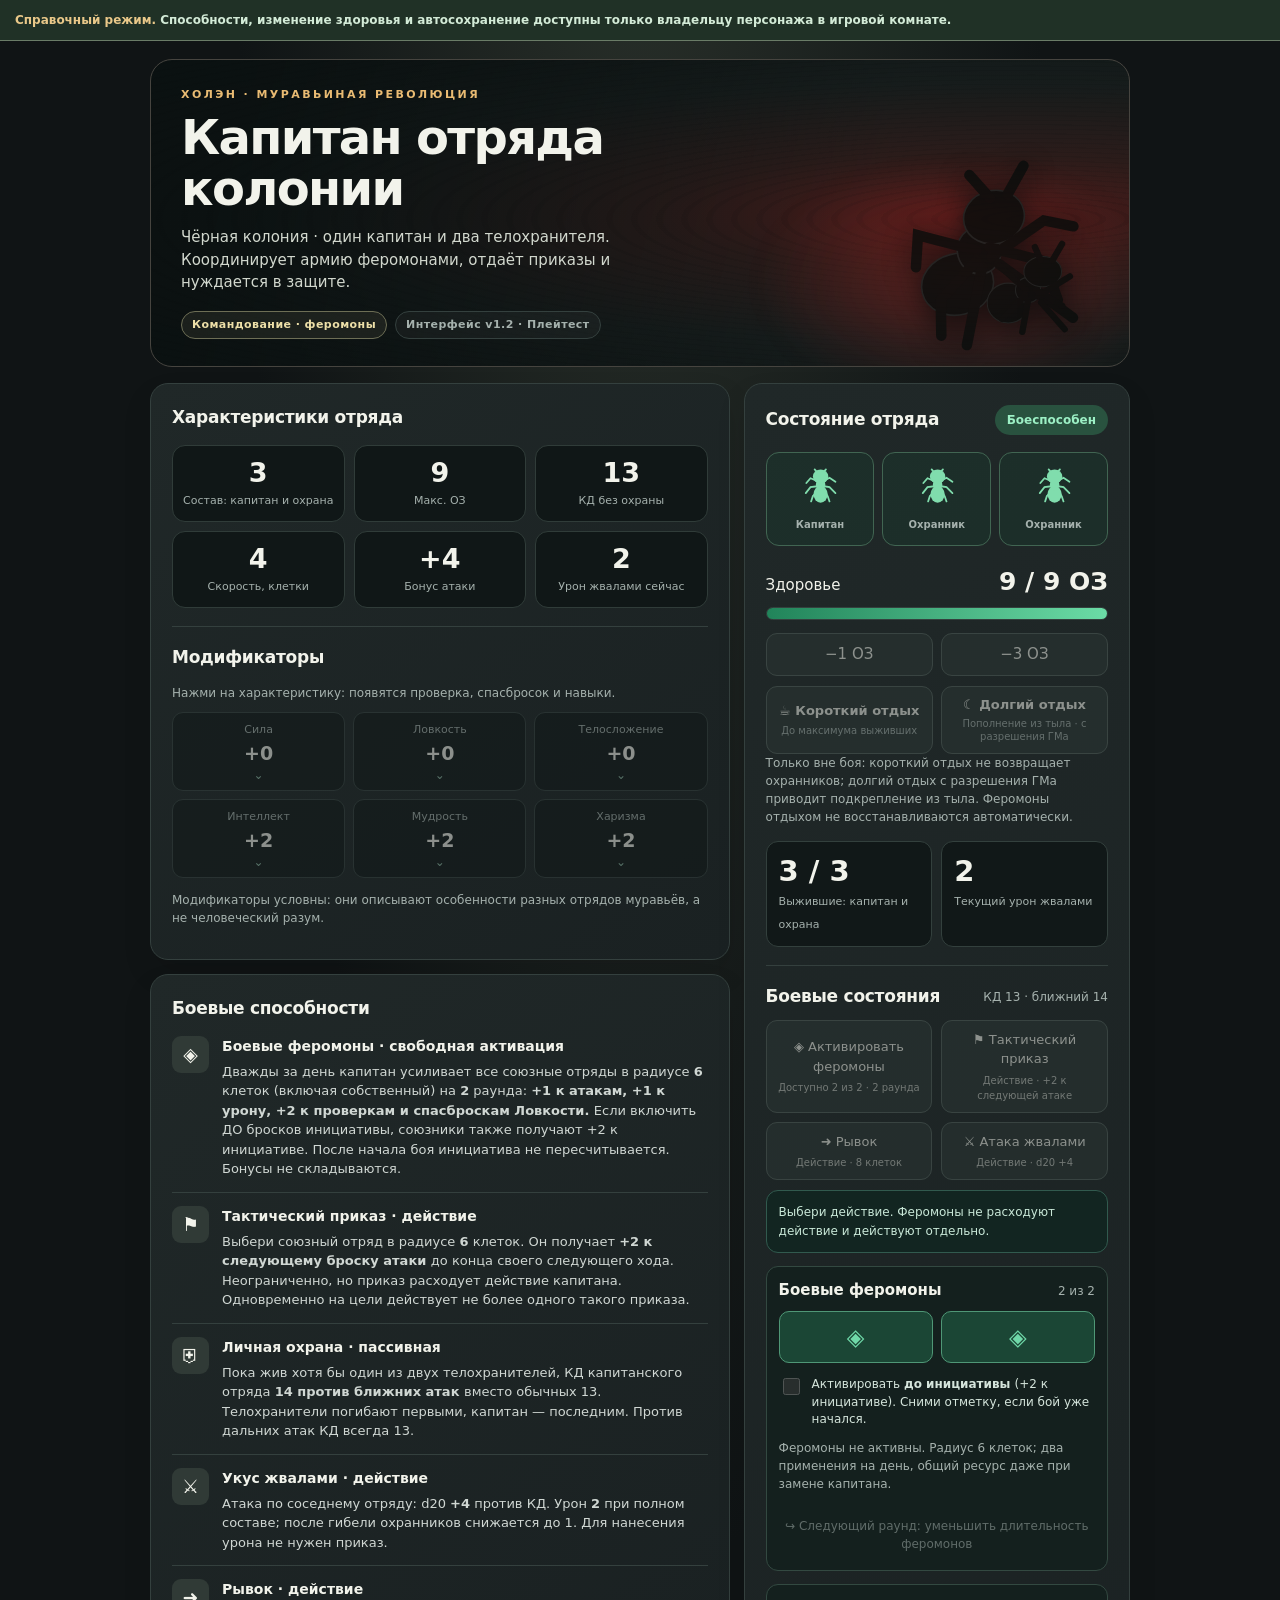
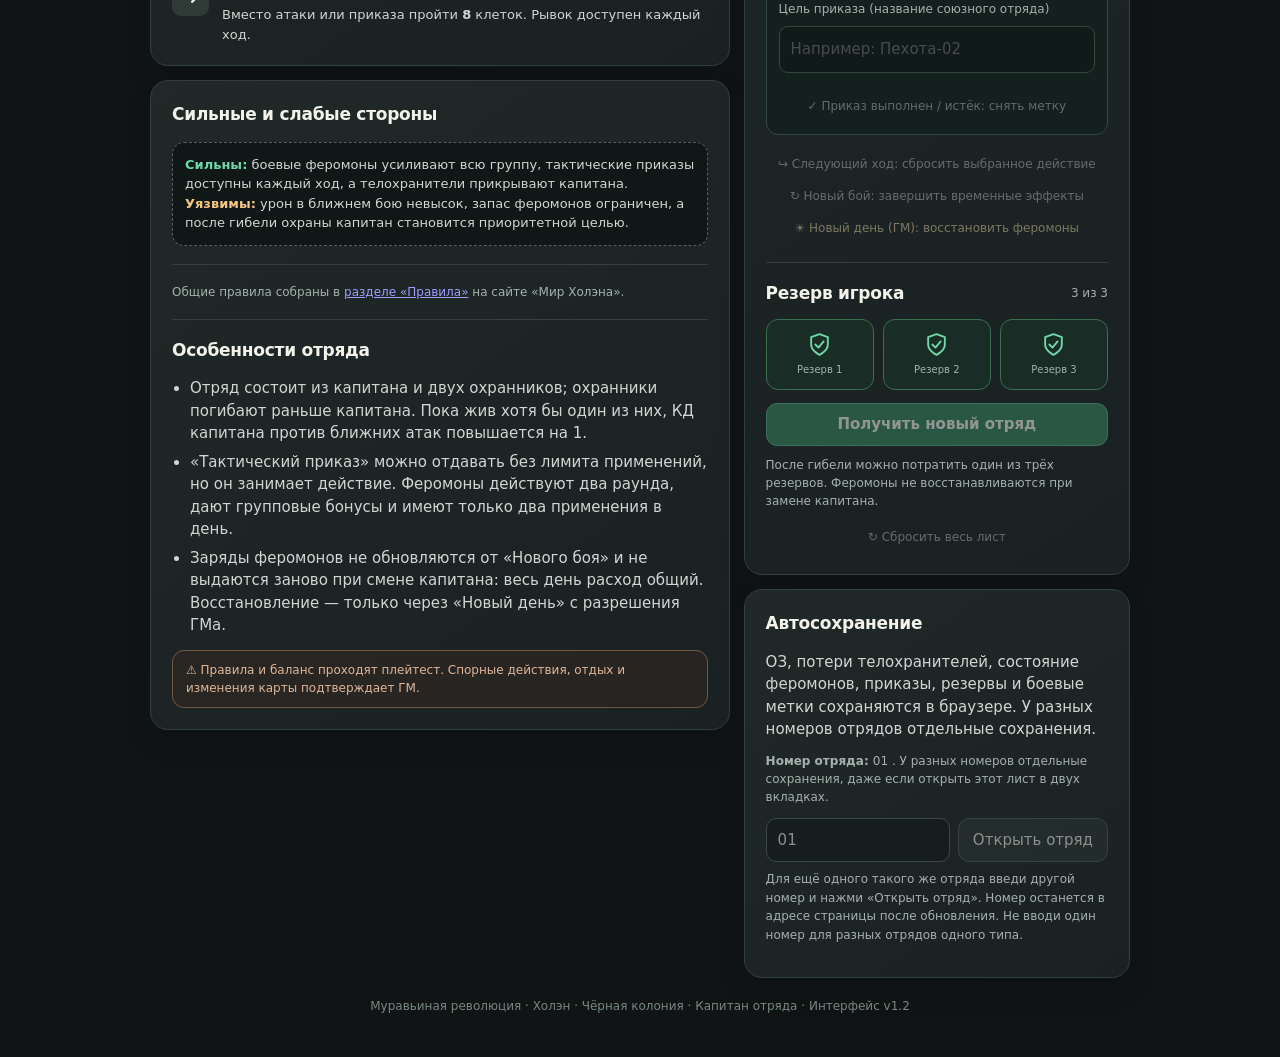
<file: sheets/captain.html>
<!DOCTYPE html>

<html lang="ru">
<!--
  МУРАВЬИНАЯ РЕВОЛЮЦИЯ — КАПИТАН v1.2
  КАК РЕДАКТИРОВАТЬ В VS CODE:
  Ctrl+F -> "НАСТРОЙКИ": здоровье, КД, скорость и феромоны.
  Ctrl+F -> "МАСТЕРСТВО И НАВЫКИ": 0/1/2 для каждого навыка и спасброска.
  Ctrl+F -> "САНИТАРЫ: ОТДЫХ": оформление кнопок отдыха и зарядов.
  Ctrl+F -> "ИГРОВЫЕ ДЕЙСТВИЯ": функциональность приказов, феромонов и отдыха.
  Обновляй браузер после Ctrl+S. Файл полностью автономен.
-->
<head>
<meta charset="utf-8"/>
<meta content="width=device-width, initial-scale=1" name="viewport"/>
<meta content="#161a1a" name="theme-color"/>
<meta content="Капитан отряда Чёрной колонии — интерактивный лист отряда для Муравьиной революции" name="description"/>
<title>
   Муравьиная революция — Капитан отряда Чёрной колонии
  </title>
<style>
   /* ===== 01. ПАЛИТРА И ЦВЕТА ===== */
:root {
    color-scheme: dark;
    --bg:#101415;
    --panel:#1b2223;
    --panel-2:#222b2b;
    --border:#34403e;
    --text:#f2f3eb;
    --muted:#a5b1ad;
    --green:#6fd8a8;
    --red:#e87870;
    --gold:#e9bb73;
}

* {
    box-sizing:border-box
}

html {
    scroll-behavior:smooth
}

body {
    margin:0;
    color:var(--text);
    background:radial-gradient(ellipse at 50% -10%,#29302a 0%,transparent 45%),var(--bg);
    font:15px/1.5 system-ui,-apple-system,"Segoe UI",sans-serif;
}

.wrap {
    width:min(100% - 28px,980px);
    margin:0 auto;
    padding-bottom:42px
}

/* ===== 02. ШАПКА И ОБЛОЖКА ===== */
.hero {
    margin:18px 0 16px;
    min-height:230px;
    border:1px solid #46443f;
    border-radius:22px;
    overflow:hidden;
    position:relative;
    display:flex;
    align-items:end;
    isolation:isolate;
    background:linear-gradient(105deg,rgba(10,16,16,.94) 10%,rgba(10,16,16,.55) 72%), radial-gradient(ellipse at 84% 50%,#9f2926 0%,#532a26 27%,#252b2a 60%,#18201f 90%);
}

.hero::before {
    content:"";
    position:absolute;
    z-index:-1;
    inset:0;
    background:repeating-radial-gradient(ellipse at 90% 52%, transparent 0 18px, rgba(3,7,8,.08) 19px 25px);
}

.hero::after {
    content:"";
    position:absolute;
    right:-50px;
    bottom:-48px;
    width:440px;
    height:260px;
    background:radial-gradient(ellipse,rgba(228,43,39,.28),transparent 65%);
    filter:blur(12px);
    z-index:-1
}

.hero .art {
    position:absolute;
    right:22px;
    bottom:3px;
    width:min(40%,290px);
    opacity:.82;
    filter:drop-shadow(0 6px 14px #0b0c0c)
}

.hero-content {
    padding:27px 30px;
    z-index:2
}

.eyebrow {
    color:var(--gold);
    font-size:11px;
    letter-spacing:.22em;
    font-weight:800;
    text-transform:uppercase
}

h1 {
    line-height:1.07;
    font-size:clamp(29px,5vw,48px);
    margin:8px 0 12px;
    letter-spacing:-.035em
}

.subtitle {
    color:#d2d8ce;
    max-width:470px;
    margin:0
}

.badges {
    display:flex;
    gap:8px;
    flex-wrap:wrap;
    margin-top:17px
}

.badge {
    padding:5px 10px;
    border:1px solid #6d6e55;
    background:#c9c18e15;
    border-radius:100px;
    font-size:11px;
    font-weight:800;
    letter-spacing:.04em;
    color:#eddfa8
}

.badge.secondary {
    border-color:var(--border);
    background:#ffffff09;
    color:var(--muted)
}

/* ===== 03. КАРТОЧКИ И КОЛОНКИ ===== */
.layout {
    display:grid;
    grid-template-columns:minmax(0,1.2fr) minmax(300px,.8fr);
    gap:14px;
    align-items:start
}

.column {
    display:grid;
    gap:14px
}

.card {
    border:1px solid var(--border);
    background:linear-gradient(145deg,#202828,#1a2122);
    padding:21px;
    border-radius:18px;
    box-shadow:0 14px 30px #00000018
}

h2 {
    font-size:17px;
    margin:0 0 14px;
    letter-spacing:-.015em
}

h3 {
    font-size:14px;
    margin:0 0 5px
}

p {
    margin:0 0 11px;
    color:#d0d7d3
}

/* ===== 04. ХАРАКТЕРИСТИКИ ===== */
.stat-grid {
    display:grid;
    grid-template-columns:repeat(3,1fr);
    gap:9px
}

.stat {
    background:#101717;
    border:1px solid #303c39;
    border-radius:13px;
    padding:12px 7px;
    text-align:center;
    min-width:0
}

.stat strong {
    display:block;
    font-size:27px;
    line-height:1.1;
    font-variant-numeric:tabular-nums
}

.stat span {
    color:var(--muted);
    font-size:11px;
    line-height:1.3;
    display:block;
    margin-top:7px
}

.ability-grid {
    display:grid;
    grid-template-columns:repeat(3,1fr);
    gap:8px
}

.ability {
    text-align:center;
    padding:9px;
    border:1px solid var(--border);
    border-radius:11px
}

.ability span {
    display:block;
    color:var(--muted);
    font-size:11px
}

.ability strong {
    font-size:19px
}

.divider {
    height:1px;
    background:var(--border);
    margin:18px 0
}

.small {
    color:var(--muted);
    font-size:12px
}

/* ===== 05. ЗДОРОВЬЕ И СОСТОЯНИЕ ===== */
.statusbar {
    display:flex;
    align-items:center;
    justify-content:space-between;
    gap:14px
}

.status {
    padding:6px 12px;
    border-radius:30px;
    font-size:12px;
    font-weight:750;
    background:#29523f;
    color:#9cf0c5;
    white-space:nowrap
}

.status.warn {
    background:#6b4e24;
    color:#ffd494
}

.status.danger {
    background:#623130;
    color:#ffaaa0
}

.ants {
    display:grid;
    grid-template-columns:repeat(4,minmax(0,1fr));
    gap:8px;
    margin:17px 0
}

.ant {
    border:1px solid #416552;
    background:#19392d68;
    padding:12px 2px 10px;
    text-align:center;
    border-radius:13px;
    transition:.2s
}

.ant.dead {
    background:#202728;
    border-color:#333d3e;
    opacity:.54
}

.ant svg {
    display:block;
    width:38px;
    height:42px;
    margin:auto auto 5px;
    color:#80ddad
}

.ant.dead svg {
    color:#7a8586
}

.ant span {
    font-size:10px;
    color:var(--muted);
    font-weight:650
}

.hp-head {
    display:flex;
    align-items:baseline;
    justify-content:space-between;
    margin-top:12px
}

.hp-head strong {
    font-size:25px;
    font-variant-numeric:tabular-nums
}

.track {
    margin:7px 0 13px;
    height:13px;
    background:#101617;
    border:1px solid #34413e;
    border-radius:99px;
    overflow:hidden
}

.fill {
    height:100%;
    background:linear-gradient(90deg,#21845a,#6bdca6);
    transition:width .25s ease
}

.fill.low {
    background:linear-gradient(90deg,#ac502c,#e2a44c)
}

.fill.none {
    background:none
}

/* ===== 06. КНОПКИ ===== */
.buttons {
    display:grid;
    grid-template-columns:repeat(3,1fr);
    gap:8px
}

button {
    min-height:43px;
    border:1px solid #52605b;
    border-radius:11px;
    background:#2b3634;
    color:var(--text);
    font-weight:750;
    font:inherit;
    cursor:pointer;
    transition:background .12s,transform .12s
}

button:active:not(:disabled) {
    transform:translateY(1px)
}

button:hover:not(:disabled) {
    background:#3b4c46
}

button:disabled {
    opacity:.4;
    cursor:not-allowed
}

button.primary {
    background:#378963;
    border-color:#59b88a;
    color:white;
    font-weight:800
}

button.primary:hover:not(:disabled) {
    background:#44a576
}

button.quiet {
    border:0;
    background:none;
    color:var(--muted);
    font-size:12px;
    min-height:32px;
    padding:5px
}

button.quiet:hover {
    color:var(--text)
}

.battle-line {
    display:grid;
    grid-template-columns:1fr 1fr;
    gap:9px;
    margin:15px 0 0
}

.battle-stat {
    background:#111818;
    border:1px solid #33403d;
    border-radius:12px;
    padding:12px
}

.battle-stat .value {
    display:block;
    font-size:29px;
    font-weight:800;
    line-height:1.2;
    font-variant-numeric:tabular-nums
}

.battle-stat .label {
    color:var(--muted);
    font-size:11px
}

/* ===== 07. РЕЗЕРВЫ ===== */
.reserve-row {
    display:grid;
    grid-template-columns:repeat(3,1fr);
    gap:9px;
    margin:13px 0
}

.reserve {
    padding:12px 5px;
    text-align:center;
    border:1px solid #3b6d50;
    background:#183a2a75;
    border-radius:12px;
    color:var(--green)
}

.reserve.used {
    color:#77827e;
    border-color:#343b3a;
    background:#1a2121
}

.reserve svg {
    width:25px;
    height:25px;
    display:block;
    margin:auto
}

.reserve span {
    display:block;
    color:var(--muted);
    font-size:10px;
    margin-top:5px
}

.full {
    width:100%
}

/* ===== 08. БЛОКИ СПОСОБНОСТЕЙ ===== */
.skill {
    display:grid;
    grid-template-columns:37px minmax(0,1fr);
    gap:13px;
    padding:13px 0;
    border-bottom:1px solid var(--border)
}

.skill:first-of-type {
    padding-top:0
}

.skill:last-of-type {
    border:0;
    padding-bottom:0
}

.skill-icon {
    display:flex;
    align-items:center;
    justify-content:center;
    background:#303a36;
    border-radius:9px;
    height:37px;
    font-size:19px
}

.skill p {
    font-size:13px;
    line-height:1.5;
    margin-bottom:0
}

.list {
    padding-left:18px;
    margin:7px 0 0;
    color:#d0d7d3
}

.list li {
    margin:6px 0
}

.footer {
    text-align:center;
    color:#778782;
    font-size:12px;
    padding:19px 5px 0
}

.banner {
    border:1px solid #735640;
    background:#3b291e60;
    border-radius:12px;
    padding:10px 13px;
    color:#dfb79a;
    font-size:12px;
    margin-top:13px
}







/* ===== 09. ОСОБЕННОСТИ ТЯЖЁЛЫХ ===== */

.tactic {
    display:grid;
    grid-template-columns:1fr 1fr;
    gap:9px;
    margin-top:10px
}

.ability-btn.active {
    border-color:#b08e5c;
    color:#f4d79e;
    background:#524028
}

.ability-btn {
    font-size:13px;
    padding:9px
}

.ability-btn small {
    display:block;
    font-size:10px;
    font-weight:500;
    opacity:.75
}

.hint {
    background:#101717;
    border:1px dashed #52605b;
    border-radius:12px;
    padding:12px;
    color:#d0d7d3;
    font-size:13px
}

.warning-highlight {
    color:#f5c583
}

/* ===== 10. АДАПТАЦИЯ ПОД ТЕЛЕФОН ===== */
@media(max-width:740px) {
    .layout {
        grid-template-columns:1fr
    }
    .hero {
        min-height:215px
    }
    .hero-content {
        padding:22px
    }
    .hero .art {
        width:41%;
        right:-9px;
        opacity:.46
    }
    .card {
        padding:17px
    }
    .stat strong {
        font-size:23px
    }
}

@media(max-width:380px) {
    .stat-grid {
        grid-template-columns:repeat(2,1fr)
    }
    .hero .art {
        display:none
    }
    .buttons button {
        font-size:13px
    }
}

@media(prefers-reduced-motion:reduce) {
    * {
        transition:none!important;
        scroll-behavior:auto
    }
}

@media(max-width:385px) {
    .tactic {
        grid-template-columns:1fr
    }
}
    
/* ================================================================
   СОСТАВ ОТРЯДА: ДО 8 — СЕТКА, ОТ 9 — СТОПКИ С ЧИСЛАМИ
   Количество столбцов до порога задаёт RULES.antsPerRow.
   Порог компактного режима задаёт RULES.stackFrom.
   ================================================================ */
.ants.ant-stacks {
    display: flex;
    flex-wrap: wrap;
    align-items: stretch;
    gap: 12px;
}

/* Одна стопка: зелёная — живые, серая — погибшие. */
.ant-stack {
    display: flex;
    align-items: center;
    justify-content: space-between;
    gap: 10px;
    flex: 1 1 154px;
    min-width: 0;
    padding: 12px 13px;
    border: 1px solid #416552;
    border-radius: 13px;
    background: #19392d68;
}

.ant-stack.dead {
    background: #202728;
    border-color: #454e51;
}

.ant-stack-icons {
    display: flex;
    align-items: center;
    flex-shrink: 0;
    padding-left: 10px;
}

.ant-stack-icon {
    display: block;
    width: 29px;
    height: 43px;
    margin-left: -10px;
    color: #80ddad;
    filter: drop-shadow(0 2px 3px rgba(0,0,0,.3));
}

.ant-stack-icon svg {
    display: block;
    width: 29px;
    height: 43px;
}

.ant-stack.dead .ant-stack-icon {
    color: #7a8586;
}

.ant-stack-info {
    display: flex;
    flex-direction: column;
    text-align: right;
    align-items: flex-end;
    gap: 2px;
}

.ant-stack-info strong {
    color: #80ddad;
    font-size: 25px;
    line-height: 1;
    font-weight: 800;
    font-variant-numeric: tabular-nums;
}

.ant-stack.dead .ant-stack-info strong {
    color: #c1c7c9;
}

.ant-stack-info span {
    color: var(--muted);
    font-size: 11px;
    font-weight: 650;
}



/* ===== 11. ЕДИНЫЙ СТАНДАРТ v1.0 — СОСТОЯНИЯ КНОПОК ===== */
.ability-btn.active, .ability-btn.selected {
    background: #244f3d;
    border-color: #66c99b;
    color: #e9fff1;
}
.ability-btn.spent, .ability-btn:disabled {
    background: #232a29;
    border-color: #3b4240;
    color: #9ca6a0;
    opacity: .55;
}
.ability-btn:focus-visible, .squad-id-controls input:focus-visible {
    outline: 2px solid #73dcac;
    outline-offset: 3px;
}
/* Тактические кнопки в две колонки, как у тяжёлых. */
.tactic .ability-btn { min-width: 0; overflow-wrap: anywhere; }
.tactic .ability-btn small { margin-top: 4px; }
.ability-summary {
    border: 1px solid #41534a;
    background: #101c19;
    color: #c8d9d1;
    padding: 10px 11px;
    border-radius: 11px;
    margin-top: 9px;
    font-size: 12px;
}
.ability-static {
    border: 1px solid #42514a;
    border-radius: 11px;
    background: #24302e;
    padding: 9px;
    text-align: center;
    font-size: 13px;
    display: flex;
    flex-direction: column;
    align-items: center;
    justify-content: center;
    gap: 3px;
}
.ability-static small {color: var(--muted); font-size: 10px;}
/* У каждого экземпляра собственное локальное сохранение. */
.squad-id-controls { display: flex; flex-wrap: wrap; gap: 8px; margin-top: 12px; }
.squad-id-controls input {
    min-width: 0;
    flex: 1 1 110px;
    padding: 10px 11px;
    color: var(--text);
    background: #101717;
    border: 1px solid #556c5f;
    border-radius: 10px;
    font: inherit;
}
.squad-id-controls button { padding: 8px 14px; min-height: 41px; }
.instance-hint { color: var(--muted); font-size: 12px; line-height: 1.55; margin-top: 8px; }
@media (max-width:380px) {
    .tactic {grid-template-columns: repeat(2, minmax(0,1fr));}
    .ability-btn {font-size:11px;}
}
/* ================================================================
   12. РАСКРЫВАЮЩАЯСЯ ПАНЕЛЬ ХАРАКТЕРИСТИК (ЕДИНЫЙ СТАНДАРТ v1.2)
   Цвета наследуются от тяжёлых муравьёв; здесь только анимация и компоновка.
   Чтобы поменять МАСТЕРСТВО, НЕ нужно редактировать CSS — ищи RULES.
   ================================================================ */
.ability-trigger {
    display: flex;
    flex-direction: column;
    align-items: center;
    justify-content: center;
    min-width: 0;
    min-height: 76px;
    background: #101717;
    color: var(--text);
    font: inherit;
    cursor: pointer;
    transition: background .22s ease, border-color .22s ease, box-shadow .22s ease;
}
.ability-trigger:hover { border-color: #658b76; background: #202f29; }
.ability-trigger.is-open {
    background: #244f3d;
    border-color: #66c99b;
    box-shadow: inset 0 0 0 1px rgba(111,216,168,.15);
}
.ability-trigger:focus-visible {
    outline: 2px solid var(--green);
    outline-offset: 3px;
}
.ability-trigger strong {
    display: block;
    font-variant-numeric: tabular-nums;
    transition: filter .19s ease, opacity .19s ease, transform .19s ease;
}
/* Нажатая цифра плавно размывается, при закрытии возвращается. */
.ability-trigger.is-open strong {
    filter: blur(4px);
    opacity: .17;
    transform: scale(.86);
}
.ability-trigger .ability-chevron {
    font-size: 12px;
    color: #8fbba7;
    line-height: 1;
    margin-top: 2px;
    transition: transform .25s ease;
}
.ability-trigger.is-open .ability-chevron { transform: rotate(180deg); }

/* Сетка из 0fr в 1fr позволяет раскрыть панель без заданной высоты. */
.attribute-panel {
    display: grid;
    grid-template-rows: 0fr;
    opacity: 0;
    visibility: hidden;
    margin-top: 0;
    transition: grid-template-rows .30s ease, opacity .23s ease,
                margin-top .30s ease, visibility 0s linear .30s;
}
.attribute-panel.open {
    grid-template-rows: 1fr;
    opacity: 1;
    visibility: visible;
    margin-top: 12px;
    transition: grid-template-rows .30s ease, opacity .23s ease,
                margin-top .30s ease, visibility 0s;
}
.attribute-panel-inner { min-height: 0; overflow: hidden; }
.attribute-panel-body {
    padding: 13px;
    border: 1px solid #476255;
    border-radius: 12px;
    background: #111d19;
}
.attribute-heading { display: flex; gap: 8px; flex-wrap: wrap; justify-content: space-between; align-items: baseline; margin-bottom: 12px; }
.attribute-heading strong { font-size: 14px; letter-spacing: .03em; }
.attribute-heading span { color: var(--muted); font-size: 12px; }
.attribute-rolls { display: grid; grid-template-columns: repeat(2,minmax(0,1fr)); gap: 8px; margin-bottom: 12px; }
.attribute-roll {
    border: 1px solid #435750;
    background: #26332e;
    padding: 10px;
    border-radius: 10px;
    min-width: 0;
}
.attribute-roll-label { display: block; font-size: 10px; color: #abc4b8; font-weight: 800; letter-spacing: .03em; }
.attribute-roll-value { display: block; font-size: 24px; font-weight: 800; line-height: 1.18; margin: 4px 0; font-variant-numeric: tabular-nums; }
.attribute-rank { display: flex; align-items: center; gap: 6px; font-size: 10px; color: #b1c6ba; }
.attribute-rank.proficient { color: #78d8aa; }
.attribute-rank.expert { color: #e9bb73; }
.attribute-rank-symbol { font-size: 17px; line-height: 1; font-weight: 800; min-width: 16px; }
.attribute-section-heading { color: #b7d3c5; font-size: 11px; font-weight: 800; letter-spacing: .05em; margin: 4px 0 7px; }
.attribute-skills { display: flex; flex-direction: column; gap: 6px; }
.attribute-skill {
    display: flex; justify-content: space-between; align-items: center;
    gap: 8px; min-width: 0;
    border-radius: 9px; background: #25352f; padding: 8px 10px;
}
.attribute-skill-name { display: block; font-size: 13px; color: #f2f3eb; font-weight: 700; }
.attribute-skill-value {
    flex-shrink: 0; font-size: 15px; font-weight: 800;
    background: #354840; border-radius: 7px;
    min-width: 44px; text-align: center; padding: 6px 7px;
    font-variant-numeric: tabular-nums;
}
.attribute-empty { color: var(--muted); font-size: 12px; padding: 10px 0 2px; }
.attribute-legend { margin-top: 11px; font-size: 10px; color: #a4bcb0; line-height: 1.6; }
/* При каждом выборе характеристики строки проявляются одна за другой. */
.attribute-panel.open .attribute-stagger { animation: attributeReveal .33s cubic-bezier(.22,.7,.2,1) both; animation-delay: var(--stagger-delay,0ms); }
@keyframes attributeReveal {
    from { opacity: 0; transform: translateY(7px); filter: blur(2px); }
    to { opacity: 1; transform: translateY(0); filter: blur(0); }
}
@media (max-width:380px) {
    .attribute-panel-body { padding: 10px; }
    .attribute-roll { padding: 8px; }
    .attribute-roll-value { font-size: 22px; }
    .attribute-skill { padding: 7px 8px; }
}
@media (prefers-reduced-motion:reduce) {
    .attribute-panel, .attribute-panel.open, .ability-trigger,
    .ability-trigger strong, .ability-trigger .ability-chevron,
    .attribute-panel.open .attribute-stagger {
        transition: none !important;
        animation: none !important;
        filter: none !important;
    }
    .ability-trigger.is-open strong { opacity: .38; }
}


  
/* ===== 12. КАПИТАН: КНОПКИ, ФЕРОМОНЫ, ОТДЫХ ===== */
.damage-buttons {grid-template-columns:repeat(2,minmax(0,1fr))}
.rest-row {display:grid;grid-template-columns:repeat(2,minmax(0,1fr));gap:8px;margin-top:10px}
.rest-row button {padding:10px 8px;min-height:66px;line-height:1.25}
.rest-row button span {display:block;font-size:13px;font-weight:750}
.rest-row button small {display:block;font-size:10px;color:var(--muted);font-weight:400;margin-top:5px}
.charge-grid {display:grid;grid-template-columns:repeat(4,minmax(0,1fr));gap:8px;margin:13px 0}
.charge {border:1px solid #36413c;background:#182021;color:#57655d;border-radius:10px;padding:8px 0;text-align:center;font-size:23px}
.charge.on {border-color:#4f9776;background:#1b4635;color:var(--green)}
.medic-notice {background:#122521;border:1px solid #315a4e;border-radius:12px;padding:12px;font-size:12px;color:#c9e8d8;margin:10px 0}
@media(max-width:360px){.rest-row button span{font-size:11px}.rest-row button small{font-size:9px}}
   /* ===== 13. КАПИТАН — ПРИКАЗЫ, ФЕРОМОНЫ И ТЕЛОХРАНИТЕЛИ ===== */
.captain-notice {background:#122521;border:1px solid #315a4e;border-radius:12px;padding:12px;font-size:12px;color:#c9e8d8;margin:10px 0;line-height:1.55}
.captain-resources {margin:13px 0;padding:12px;background:#14201e;border:1px solid #334941;border-radius:12px}
.captain-resources .statusbar {margin-bottom:5px}
.captain-resources .charge-grid {grid-template-columns:repeat(2,minmax(0,1fr));margin:9px 0 13px}
.captain-check {display:flex;align-items:flex-start;gap:9px;color:#d5e5dc;font-size:12px;line-height:1.45;margin:7px 0 10px}
.captain-check input {accent-color:#6fd8a8;width:17px;height:17px;flex:0 0 17px;margin-top:2px}
.captain-resources input[type=text] {display:block;width:100%;background:#0e1716;color:#f2f3eb;border:1px solid #53675b;border-radius:9px;padding:11px;font:inherit;margin:7px 0 9px}
.captain-resources input[type=text]:focus {outline:2px solid #6fd8a8;outline-offset:2px}
.captain-resources .quiet {margin-top:8px}
.ability-btn.active {border-color:#66bd95;background:#1b4a39;color:#f1fff8}
#new-day {color:#d8c598}
@media(max-width:360px) {.captain-resources{padding:10px}}
  
.sheet-central-rules { margin-top: 14px; }\n.sheet-central-rules a { color: var(--green); text-decoration: underline; text-underline-offset: 3px; }\n
</style>
<script src="../auth-access.js?v=01210"></script></head>
<body>
<!-- НАЧАЛО HTML: то, что отображается в браузере. -->
<main class="wrap">
<!-- ОБЛОЖКА: здесь можно заменить название или описание. -->
<section aria-label="Обложка отряда" class="hero">
<svg aria-hidden="true" class="art" viewbox="0 0 360 300">
<g fill="#070d0c" stroke="#1c2524" stroke-linecap="round" stroke-width="2">
<g transform="translate(95 110) rotate(-14)">
<ellipse cx="55" cy="108" rx="45" ry="38">
</ellipse>
<ellipse cx="91" cy="74" rx="27" ry="29">
</ellipse>
<ellipse cx="119" cy="38" rx="38" ry="33">
</ellipse>
<path d="M88 73 22 37 10 75M85 85 30 122 20 165M90 94 48 184M104 73 166 106 171 157M104 85 178 57 212 73M111 96 184 183M120 14 102 -20M142 15 170 -15" fill="none" stroke="#080d0c" stroke-width="13">
</path>
</g>
<g transform="translate(210 163) scale(.65)">
<ellipse cx="42" cy="95" rx="40" ry="38">
</ellipse>
<ellipse cx="80" cy="70" rx="24" ry="24">
</ellipse>
<ellipse cx="108" cy="35" rx="36" ry="29">
</ellipse>
<path d="M76 70 25 23M75 80 30 125M80 90 69 150M95 70 145 100M98 82 160 44M105 94 150 145M104 13 93 -12M127 13 145 -18" fill="none" stroke="#080d0c" stroke-width="12">
</path>
</g>
</g>
</svg>
<div class="hero-content">
<div class="eyebrow">
      ХОЛЭН · МУРАВЬИНАЯ РЕВОЛЮЦИЯ
     </div>
<h1>
      Капитан отряда
      <br/>
      колонии
     </h1>
<p class="subtitle">
      Чёрная колония · один капитан и два телохранителя. Координирует армию феромонами, отдаёт приказы и нуждается в защите.
     </p>
<div class="badges">
<span class="badge">
       Командование · феромоны
      </span>
<span class="badge secondary">
       Интерфейс v1.2 · Плейтест
      </span>
</div>
</div>
</section>
<div class="layout">
<div class="column">
<section class="card">
<h2>
       Характеристики отряда
      </h2>
<!-- ХАРАКТЕРИСТИКИ: цифры идут из блока JavaScript RULES, вручную править их здесь не нужно. -->
<div class="stat-grid">
<div class="stat">
<strong data-rule="members">
         3
        </strong>
<span>
         Состав: капитан и охрана
        </span>
</div>
<div class="stat">
<strong data-calc="maxHp">
         12
        </strong>
<span>
         Макс. ОЗ
        </span>
</div>
<div class="stat">
<strong data-rule="armorClass">
         13
        </strong>
<span>
         КД без охраны
        </span>
</div>
<div class="stat">
<strong data-rule="speed">
         4
        </strong>
<span>
         Скорость, клетки
        </span>
</div>
<div class="stat">
<strong data-signed="attackBonus">
         +4
        </strong>
<span>
         Бонус атаки
        </span>
</div>
<div class="stat">
<strong id="top-damage">
         4
        </strong>
<span>
         Урон жвалами сейчас
        </span>
</div>
</div>
<div class="divider">
</div>
<h2>
       Модификаторы
      </h2>
<!-- =====================================================
           ИНТЕРАКТИВНЫЕ ХАРАКТЕРИСТИКИ И РАСКРЫВАЮЩИЕСЯ НАВЫКИ
           Ранги мастерства и спасбросков изменяются ТОЛЬКО в RULES.mastery.
           ===================================================== -->
<p class="small" style="margin-bottom:10px">
       Нажми на характеристику: появятся проверка, спасбросок и навыки.
      </p>
<div class="ability-grid" id="ability-buttons">
<button aria-controls="ability-details" aria-expanded="false" class="ability ability-trigger" data-ability="strength" title="Показать навыки: Сила" type="button">
<span>
         Сила
        </span>
<strong data-signed="strength">
         +0
        </strong>
<span aria-hidden="true" class="ability-chevron">
         ⌄
        </span>
</button>
<button aria-controls="ability-details" aria-expanded="false" class="ability ability-trigger" data-ability="dexterity" title="Показать навыки: Ловкость" type="button">
<span>
         Ловкость
        </span>
<strong data-signed="dexterity">
         +0
        </strong>
<span aria-hidden="true" class="ability-chevron">
         ⌄
        </span>
</button>
<button aria-controls="ability-details" aria-expanded="false" class="ability ability-trigger" data-ability="constitution" title="Показать навыки: Телосложение" type="button">
<span>
         Телосложение
        </span>
<strong data-signed="constitution">
         +0
        </strong>
<span aria-hidden="true" class="ability-chevron">
         ⌄
        </span>
</button>
<button aria-controls="ability-details" aria-expanded="false" class="ability ability-trigger" data-ability="intelligence" title="Показать навыки: Интеллект" type="button">
<span>
         Интеллект
        </span>
<strong data-signed="intelligence">
         +0
        </strong>
<span aria-hidden="true" class="ability-chevron">
         ⌄
        </span>
</button>
<button aria-controls="ability-details" aria-expanded="false" class="ability ability-trigger" data-ability="wisdom" title="Показать навыки: Мудрость" type="button">
<span>
         Мудрость
        </span>
<strong data-signed="wisdom">
         +0
        </strong>
<span aria-hidden="true" class="ability-chevron">
         ⌄
        </span>
</button>
<button aria-controls="ability-details" aria-expanded="false" class="ability ability-trigger" data-ability="charisma" title="Показать навыки: Харизма" type="button">
<span>
         Харизма
        </span>
<strong data-signed="charisma">
         +0
        </strong>
<span aria-hidden="true" class="ability-chevron">
         ⌄
        </span>
</button>
</div>
<div aria-hidden="true" aria-label="Проверки, спасброски и навыки" class="attribute-panel" id="ability-details" role="region">
<div class="attribute-panel-inner">
<div class="attribute-panel-body" id="ability-details-content">
</div>
</div>
</div>
<p class="small" style="margin-top:13px">
       Модификаторы условны: они описывают особенности разных отрядов муравьёв, а не человеческий разум.
      </p>
</section>
<section class="card">
<h2>
       Боевые способности
      </h2>
<!-- КАПИТАН: подробные описания, кнопки действий — справа в блоке «Боевые состояния». -->
<div class="skill">
<div class="skill-icon">
        ◈
       </div>
<div>
<h3>
         Боевые феромоны · свободная активация
        </h3>
<p>
         Дважды за день капитан усиливает все союзные отряды в радиусе
         <strong data-rule="commandRadius">
          6
         </strong>
         клеток (включая собственный) на
         <strong data-rule="pheromoneRounds">
          2
         </strong>
         раунда:
         <b>
          +1 к атакам, +1 к урону, +2 к проверкам и спасброскам Ловкости.
         </b>
         Если включить ДО бросков инициативы, союзники также получают +2 к инициативе. После начала боя инициатива не пересчитывается. Бонусы не складываются.
        </p>
</div>
</div>
<div class="skill">
<div class="skill-icon">
        ⚑
       </div>
<div>
<h3>
         Тактический приказ · действие
        </h3>
<p>
         Выбери союзный отряд в радиусе
         <strong data-rule="commandRadius">
          6
         </strong>
         клеток. Он получает
         <b>
          +2 к следующему броску атаки
         </b>
         до конца своего следующего хода. Неограниченно, но приказ расходует действие капитана. Одновременно на цели действует не более одного такого приказа.
        </p>
</div>
</div>
<div class="skill">
<div class="skill-icon">
        ⛨
       </div>
<div>
<h3>
         Личная охрана · пассивная
        </h3>
<p>
         Пока жив хотя бы один из двух телохранителей, КД капитанского отряда
         <b>
          14 против ближних атак
         </b>
         вместо обычных 13. Телохранители погибают первыми, капитан — последним. Против дальних атак КД всегда 13.
        </p>
</div>
</div>
<div class="skill">
<div class="skill-icon">
        ⚔
       </div>
<div>
<h3>
         Укус жвалами · действие
        </h3>
<p>
         Атака по соседнему отряду: d20
         <strong data-signed="attackBonus">
          +4
         </strong>
         против КД. Урон
         <strong data-rule="fullDamage">
          2
         </strong>
         при полном составе; после гибели охранников снижается до 1. Для нанесения урона не нужен приказ.
        </p>
</div>
</div>
<div class="skill">
<div class="skill-icon">
        ➜
       </div>
<div>
<h3>
         Рывок · действие
        </h3>
<p>
         Вместо атаки или приказа пройти
         <strong data-calc="dashSpeed">
          8
         </strong>
         клеток. Рывок доступен каждый ход.
        </p>
</div>
</div>
</section>
<section class="card"><h2>Сильные и слабые стороны</h2><div class="hint"><strong style="color:var(--green)">Сильны:</strong> боевые феромоны усиливают всю группу, тактические приказы доступны каждый ход, а телохранители прикрывают капитана.<br/><strong class="warning-highlight">Уязвимы:</strong> урон в ближнем бою невысок, запас феромонов ограничен, а после гибели охраны капитан становится приоритетной целью.</div><div class="divider"></div><p class="small sheet-central-rules">Общие правила собраны в <a href="../index.html#rules" target="_blank" rel="noopener noreferrer">разделе «Правила»</a> на сайте «Мир Холэна».</p><div class="divider"></div><h2>Особенности отряда</h2><div class="class-rule-hint"><ul class="list"><li>Отряд состоит из капитана и двух охранников; охранники погибают раньше капитана. Пока жив хотя бы один из них, КД капитана против ближних атак повышается на 1.</li><li>«Тактический приказ» можно отдавать без лимита применений, но он занимает действие. Феромоны действуют два раунда, дают групповые бонусы и имеют только два применения в день.</li><li>Заряды феромонов не обновляются от «Нового боя» и не выдаются заново при смене капитана: весь день расход общий. Восстановление — только через «Новый день» с разрешения ГМа.</li></ul></div><div class="banner">⚠ Правила и баланс проходят плейтест. Спорные действия, отдых и изменения карты подтверждает ГМ.</div></section>
</div>
<div class="column">
<!-- ИНТЕРАКТИВНЫЙ ЛИСТ: кнопки с id подключены в разделе СОБЫТИЯ JavaScript. -->
<section class="card" id="sheet">
<div class="statusbar">
<h2 style="margin:0">
        Состояние отряда
       </h2>
<span class="status" id="status">
        Боеспособен
       </span>
</div>
<div aria-live="polite" class="ants" id="ants">
</div>
<div class="hp-head">
<span>
        Здоровье
       </span>
<strong id="hp-label">
        9 / 9 ОЗ
       </strong>
</div>
<div aria-label="Здоровье отряда" aria-valuemax="9" aria-valuemin="0" aria-valuenow="9" class="track" id="hp-track" role="progressbar">
<div class="fill" id="hp-fill">
</div>
</div>
<div class="buttons damage-buttons">
<button id="hit1" type="button">
        −1 ОЗ
       </button>
<button id="hit3" type="button">
        −3 ОЗ
       </button>
</div>
<div class="rest-row">
<button id="short-rest" type="button">
<span>
         ☕ Короткий отдых
        </span>
<small>
         До максимума выживших
        </small>
</button>
<button id="long-rest" type="button">
<span>
         ☾ Долгий отдых
        </span>
<small>
         Пополнение из тыла · с разрешения ГМа
        </small>
</button>
</div>
<p class="small" id="rest-help">
       Только вне боя: короткий отдых не возвращает охранников; долгий отдых с разрешения ГМа приводит подкрепление из тыла. Феромоны отдыхом не восстанавливаются автоматически.
      </p>
<div class="battle-line">
<div class="battle-stat">
<span class="value" id="alive">
         3 / 3
        </span>
<span class="label">
         Выжившие: капитан и охрана
        </span>
</div>
<div class="battle-stat">
<span class="value" id="damage">
         2
        </span>
<span class="label">
         Текущий урон жвалами
        </span>
</div>
</div>
<div class="divider">
</div>
<div class="statusbar">
<h2 style="margin:0">
        Боевые состояния
       </h2>
<span class="small" id="armor-label">
        КД 13 · ближний 14
       </span>
</div>
<div class="tactic">
<button class="ability-btn" id="pheromones" type="button">
<span class="action-title">
         ◈ Активировать феромоны
        </span>
<small>
         2 заряда в день · 2 раунда
        </small>
</button>
<button class="ability-btn" id="order" type="button">
<span class="action-title">
         ⚑ Тактический приказ
        </span>
<small>
         Действие · +2 к следующей атаке
        </small>
</button>
<button class="ability-btn" id="dash" type="button">
<span class="action-title">
         ➜ Рывок
        </span>
<small>
         Действие · 8 клеток
        </small>
</button>
<button class="ability-btn" id="bite" type="button">
<span class="action-title">
         ⚔ Атака жвалами
        </span>
<small>
         Действие · d20 +4
        </small>
</button>
</div>
<div aria-live="polite" class="captain-notice" id="combat-help">
       Выбери действие. Приказ и рывок расходуют действие, феромоны активируются отдельно.
      </div>
<div class="captain-resources">
<div class="statusbar">
<strong>
         Боевые феромоны
        </strong>
<span class="small" id="pheromone-count">
         2 из 2
        </span>
</div>
<div aria-label="Оставшиеся применения феромонов" class="charge-grid" id="pheromone-grid">
</div>
<label class="captain-check">
<input id="preinitiative" type="checkbox"/>
<span>
         Активировать
         <b>
          до инициативы
         </b>
         (+2 к инициативе). Сними отметку, если бой уже начался.
        </span>
</label>
<p class="small" id="pheromone-help">
        Нет активных феромонов. Бонусы: +1 атака, +1 урон, +2 Ловкость. Радиус 6 клеток.
       </p>
<button class="quiet full" id="next-round" type="button">
        ↪ Следующий раунд: уменьшить длительность феромонов
       </button>
</div>
<div class="captain-resources">
<label class="small" for="order-target">
        Цель приказа (название союзного отряда)
       </label>
<input id="order-target" maxlength="60" placeholder="Например: Пехота-02" type="text"/>
<button class="quiet full" id="order-done" type="button">
        ✓ Приказ выполнен / истёк: снять метку
       </button>
</div>
<button class="quiet full" id="next-turn" type="button">
       ↪ Следующий ход: сбросить выбранное действие
      </button>
<button class="quiet full" id="new-battle" type="button">
       ↻ Новый бой: завершить временные эффекты
      </button>
<button class="quiet full" id="new-day" type="button">
       ☀ Новый день (ГМ): восстановить феромоны
      </button>
<div class="divider">
</div>
<div class="statusbar">
<h2 style="margin:0">
        Резерв игрока
       </h2>
<span class="small" id="reserve-count">
        3 из 3
       </span>
</div>
<div class="reserve-row" id="reserve-row">
</div>
<button class="primary full" id="replace" type="button">
       Получить новый отряд
      </button>
<p class="small" style="margin-top:10px">
       После гибели можно потратить один из трёх резервов. Феромоны не восстанавливаются при замене капитана.
      </p>
<div style="text-align:center">
<button class="quiet" id="reset" type="button">
        ↻ Сбросить весь лист
       </button>
</div>
</section>
<section class="card">
<h2>
       Автосохранение
      </h2>
<p>
       ОЗ, потери телохранителей, состояние феромонов, приказы, резервы и боевые метки сохраняются в браузере. У разных номеров отрядов отдельные сохранения.
      </p>
<p class="small">
<strong>
        Номер отряда:
       </strong>
<span id="instance-label">
        01
       </span>
       . У разных номеров отдельные сохранения, даже если открыть этот лист в двух вкладках.
      </p>
<div class="squad-id-controls">
<input aria-label="Номер отряда" autocomplete="off" id="squad-id" maxlength="24" placeholder="Например: 01 или Б-2"/>
<button id="open-squad" type="button">
        Открыть отряд
       </button>
</div>
<p class="instance-hint">
       Для ещё одного такого же отряда введи другой номер и нажми «Открыть отряд». Номер останется в адресе страницы после обновления. Не вводи один номер для разных отрядов одного типа.
      </p>
</section>
</div>
</div>
<div class="footer">
    Муравьиная революция · Холэн · Чёрная колония · Капитан отряда · Интерфейс v1.2
   </div>
</main>
<script src="../sheet-access.js"></script>
<script>
   "use strict";
// ================================================================
// 1. НАСТРОЙКИ — ВСЕ ЦИФРЫ, РАНГИ МАСТЕРСТВА И ЛИМИТЫ
// ================================================================
const RULES = {
    antsPerRow: 4,        // Сколько карточек в ряду
    stackFrom: 8,         // После этого числа — компактные стопки
    members: 3,          // 1 капитан + 2 телохранителя. Капитан первый в карточках.
    hpPerAnt: 3,         // ОЗ каждого бойца
    armorClass: 13,      // Защита без бонуса охраны / против дальних атак
    guardBonus: 1,       // +1 КД против БЛИЖНИХ атак, пока хотя бы 1 охранник жив
    speed: 4,            // Клеток за ход
    visionRange: 6,      // Клеток видимости
    attackBonus: 4,      // Ближняя атака
    fullDamage: 2,       // Полный урон; при гибели охраны 1
    criticalExtra: 2,    // +2 урона на натуральной 20
    maxReserves: 3,      // Три замены после полного уничтожения
    commandRadius: 6,    // Дистанция приказа и радиус феромонов
    orderAttackBonus: 2, // Тактический приказ: +2 к одной атаке
    pheromoneCharges: 2, // Два применения на ДЕНЬ; не на каждый бой
    pheromoneRounds: 2,  // Длительность баффа
    pheromoneAttack: 1,  // +1 к броскам атаки
    pheromoneDamage: 1,  // +1 к урону
    pheromoneDex: 2,     // +2 к проверкам / спасброскам Ловкости
    pheromoneInitiative: 2, // +2 к инициативе, если ДО бросков инициативы
    strength: 0, dexterity: 0, constitution: 0,
    intelligence: 2, wisdom: 2, charisma: 2,

    // МАСТЕРСТВО И НАВЫКИ: 0 — нет, 1 — +2, 2 — супермастерство +4
    mastery: {
        bonus: 2,
        checks: {strength:0,dexterity:0,constitution:0,intelligence:0,wisdom:0,charisma:0},
        saves: {strength:0,dexterity:0,constitution:0,intelligence:1,wisdom:1,charisma:0},
        skills: {
            athletics:0, acrobatics:0, sleightOfHand:0, stealth:0,
            arcana:0, history:0, investigation:1, nature:0, religion:0,
            animalHandling:0, insight:1, medicine:0, perception:1, survival:0,
            deception:0, intimidation:1, performance:0, persuasion:1
        }
    }
};
const MAX_HP = RULES.members * RULES.hpPerAnt;
const DASH_SPEED = RULES.speed * 2;
const byId = id => document.getElementById(id);
const signed = n => n >= 0 ? `+${n}` : String(n);
const survivors = () => Math.ceil(state.hp / RULES.hpPerAnt);
const aliveGuards = () => Math.max(0, survivors() - 1);
const currentDamage = () => survivors() === 0 ? 0 : (aliveGuards() === RULES.members - 1 ? RULES.fullDamage : Math.max(1,RULES.fullDamage-1));
const meleeArmor = () => RULES.armorClass + (aliveGuards() > 0 ? RULES.guardBonus : 0);

// ================================================================
// 2. САМОСТОЯТЕЛЬНЫЕ СОХРАНЕНИЯ ОТРЯДОВ
// ================================================================
const STORAGE_PREFIX = "ants-revolution-captain-v12";
const RULES_SIGNATURE = `${RULES.members}:${RULES.hpPerAnt}:${RULES.maxReserves}:${RULES.pheromoneCharges}`;
let squadId = decodeURIComponent(location.hash.slice(1)) || "01";
const storageKey = () => `${STORAGE_PREFIX}:${squadId}`;
function startingState() {
    return {hp:MAX_HP,cap:MAX_HP,reserves:RULES.maxReserves,
        pheromones:RULES.pheromoneCharges, pheromoneRemaining:0,
        preinitiative:false, orderActive:false, orderTarget:"",
        selectedAction:"", lastAction:""};
}
let state = startingState();
function loadState() {
    if(!window.HOLEN_SHEET_EDITABLE)return;
    try {
        const saved = JSON.parse(localStorage.getItem(storageKey()) || "null");
        if (!saved || saved.rulesSignature !== RULES_SIGNATURE) return;
        if (![saved.hp,saved.cap,saved.reserves,saved.pheromones,saved.pheromoneRemaining].every(Number.isInteger)) return;
        if (saved.hp<0||saved.hp>saved.cap||saved.cap>MAX_HP||saved.cap<0||
            saved.cap%RULES.hpPerAnt!==0||saved.reserves<0||saved.reserves>RULES.maxReserves||
            saved.pheromones<0||saved.pheromones>RULES.pheromoneCharges||
            saved.pheromoneRemaining<0||saved.pheromoneRemaining>RULES.pheromoneRounds) return;
        state = {...startingState(),...saved,
           orderActive: saved.orderActive===true,
           preinitiative: saved.preinitiative===true,
           orderTarget: String(saved.orderTarget||"").slice(0,60),
           selectedAction:["","dash","bite","order"].includes(saved.selectedAction)?saved.selectedAction:"",
           lastAction:String(saved.lastAction||"").slice(0,280)};
    } catch(error) { /* Работаем и при блокировке localStorage */ }
}
function saveState() {
    if(!window.HOLEN_SHEET_EDITABLE)return;
    try {localStorage.setItem(storageKey(), JSON.stringify({...state,rulesSignature:RULES_SIGNATURE}));}
    catch(error) { /* Работаем без хранилища */ }
}

// ================================================================
// 3. ОТОБРАЖЕНИЕ ПОКАЗАТЕЛЕЙ И RULES В HTML
// ================================================================
function updateRuleLabels() {
    const calculated={maxHp:MAX_HP,dashSpeed:DASH_SPEED};
    document.querySelectorAll('[data-rule], [data-signed], [data-calc]').forEach(el=>{
        const val=el.hasAttribute('data-rule')?RULES[el.dataset.rule]:
            el.hasAttribute('data-signed')?signed(RULES[el.dataset.signed]):
            calculated[el.dataset.calc];
        if(val!==undefined)el.textContent=val;
    });
}

//  3А. ВЫПАДАЮЩАЯ ПАНЕЛЬ НАВЫКОВ И СПАСБРОСКОВ
// ================================================================
//  3А. ВЫПАДАЮЩАЯ ПАНЕЛЬ НАВЫКОВ И СПАСБРОСКОВ
// ================================================================
// Здесь ТОЛЬКО отображение и подписи. Мастерство меняй в RULES.mastery.
// Добавляешь навык? Добавь его название здесь и степень в RULES.mastery.skills.
// Телосложение не имеет стандартных навыков в D&D — проверки и спасы есть.
const SKILLS_BY_ABILITY = {
    strength:      { label: "Сила", skills: [["athletics", "Атлетика"]] },
    dexterity:     { label: "Ловкость", skills: [["acrobatics", "Акробатика"], ["sleightOfHand", "Ловкость рук"], ["stealth", "Скрытность"]] },
    constitution:  { label: "Телосложение", skills: [] },
    intelligence:  { label: "Интеллект", skills: [["investigation", "Анализ"], ["history", "История"], ["arcana", "Магия"], ["nature", "Природа"], ["religion", "Религия"]] },
    wisdom:        { label: "Мудрость", skills: [["perception", "Внимательность"], ["survival", "Выживание"], ["medicine", "Медицина"], ["insight", "Проницательность"], ["animalHandling", "Уход за животными"]] },
    charisma:      { label: "Харизма", skills: [["deception", "Обман"], ["intimidation", "Запугивание"], ["performance", "Выступление"], ["persuasion", "Убеждение"]] }
};

// Закрытая панель не влияет на сохранения и здоровье.
let openedAbility = null;

function getMasteryRank(group, name) {
    const rank = RULES.mastery[group][name] ?? 0;
    // В случае опечатки в настройках не выдаём бесконечные бонусы.
    return [0, 1, 2].includes(rank) ? rank : 0;
}

function rollModifier(ability, group, name) {
    return RULES[ability] + getMasteryRank(group, name) * RULES.mastery.bonus;
}

function masteryLabel(rank) {
    if (rank === 2) return "Супермастерство";
    if (rank === 1) return "Мастерство";
    return "Без мастерства";
}

function masterySymbol(rank) {
    return rank === 2 ? "◎" : rank === 1 ? "●" : "○";
}

function rankMarkup(rank) {
    const modifierClass = rank === 2 ? "expert" : rank === 1 ? "proficient" : "";
    return `<span class="attribute-rank ${modifierClass}">
        <span class="attribute-rank-symbol" aria-hidden="true">${masterySymbol(rank)}</span>
        ${masteryLabel(rank)}
    </span>`;
}

function renderAbilityDetails(key) {
    const ability = SKILLS_BY_ABILITY[key];
    const checkRank = getMasteryRank("checks", key);
    const saveRank = getMasteryRank("saves", key);
    const skills = ability.skills.map(([id, label], index) => {
        const rank = getMasteryRank("skills", id);
        return `<div class="attribute-skill attribute-stagger" style="--stagger-delay:${115 + index * 50}ms">
            <div><span class="attribute-skill-name">${label}</span>${rankMarkup(rank)}</div>
            <strong class="attribute-skill-value">${signed(rollModifier(key,"skills",id))}</strong>
        </div>`;
    }).join("");

    byId("ability-details-content").innerHTML = `
        <div class="attribute-heading attribute-stagger" style="--stagger-delay:20ms">
            <strong>${ability.label.toUpperCase()}</strong>
            <span>Модификатор ${signed(RULES[key])}</span>
        </div>
        <div class="attribute-rolls">
            <div class="attribute-roll attribute-stagger" style="--stagger-delay:45ms">
                <span class="attribute-roll-label">ПРОВЕРКА</span>
                <strong class="attribute-roll-value">${signed(rollModifier(key,"checks",key))}</strong>
                ${rankMarkup(checkRank)}
            </div>
            <div class="attribute-roll attribute-stagger" style="--stagger-delay:85ms">
                <span class="attribute-roll-label">СПАСБРОСОК</span>
                <strong class="attribute-roll-value">${signed(rollModifier(key,"saves",key))}</strong>
                ${rankMarkup(saveRank)}
            </div>
        </div>
        <div class="attribute-section-heading attribute-stagger" style="--stagger-delay:110ms">НАВЫКИ</div>
        <div class="attribute-skills">
            ${skills || '<div class="attribute-empty">У этой характеристики нет стандартных навыков.</div>'}
        </div>
        <div class="attribute-legend attribute-stagger" style="--stagger-delay:200ms">○ Без мастерства · ● Мастерство · ◎ Супермастерство</div>`;
}

function selectAbility(key) {
    openedAbility = openedAbility === key ? null : key;
    const panel = byId("ability-details");
    if (openedAbility !== null) renderAbilityDetails(openedAbility);
    // Обновляем доступность клавиатуры и состояние всех шести карточек.
    document.querySelectorAll(".ability-trigger").forEach(button => {
        const expanded = button.dataset.ability === openedAbility;
        button.classList.toggle("is-open", expanded);
        button.setAttribute("aria-expanded", String(expanded));
    });
    panel.classList.toggle("open", openedAbility !== null);
    panel.setAttribute("aria-hidden", String(openedAbility === null));
}

// Карточки — настоящие кнопки, работают и мышью, и пальцем, и с клавиатуры.
document.querySelectorAll(".ability-trigger").forEach(button => {
    button.addEventListener("click", () => selectAbility(button.dataset.ability));
});

// Два маленьких рисунка вшиты прямо в файл: интернет не нужен.
const ANT_ICON = `
    <svg xmlns="http://www.w3.org/2000/svg" viewBox="0 0 64 64" aria-hidden="true">
        <g fill="none" stroke="currentColor" stroke-linecap="round" stroke-width="3">
            <path d="M31 25 16 19 9 27M31 32 16 34 8 44M31 39 20 49 17 58M36 25 48 18 58 25M36 32 48 34 58 44M36 39 45 49 48 58M30 12 23 4M35 12 42 4"/>
        </g>
        <ellipse cx="33" cy="46" rx="12" ry="14" fill="currentColor"/>
        <ellipse cx="33" cy="30" rx="8" ry="10" fill="currentColor"/>
        <ellipse cx="33" cy="16" rx="13" ry="12" fill="currentColor"/>
    </svg>`;

const SHIELD_ICON = `
    <svg xmlns="http://www.w3.org/2000/svg" viewBox="0 0 24 24"
         fill="none" stroke="currentColor" stroke-width="1.8"
         stroke-linecap="round" stroke-linejoin="round">
        <path d="M12 22s8-4 8-10V5l-8-3-8 3v7c0 6 8 10 8 10z"/>
        <path d="M8 12l3 3 5-6"/>
    </svg>`;


// ================================================================
//  4. ВИЗУАЛИЗАЦИЯ СОСТАВА (СЕТКА / СТОПКИ)
// ================================================================
//  ВИЗУАЛИЗАЦИЯ ЧИСЛЕННОСТИ — ПОНЯТНАЯ СЕТКА ИЛИ КОМПАКТНЫЕ СТОПКИ
// ================================================================
// Правь только RULES.members, RULES.antsPerRow и RULES.stackFrom.
// Число живых берём из здоровья; остальные считаются погибшими.
// Меняет только способ отображения, не правила и не сохранения.
function renderAntIcons(alive) {
    const container = byId("ants");
    const compact = RULES.members > RULES.stackFrom;
    container.classList.toggle("ant-stacks", compact);

    if (!compact) {
        // До порога: каждый муравей в карточке, по RULES.antsPerRow в ряд.
        // CSS Grid сам переносит 5-го, 6-го и остальных вниз.
        container.style.gridTemplateColumns =
            `repeat(${Math.min(RULES.antsPerRow, RULES.members)}, minmax(0, 1fr))`;
        container.innerHTML = Array.from({ length: RULES.members }, (_, index) => {
            const isAlive = index < alive;
            return `
                <div class="ant ${isAlive ? "" : "dead"}">
                    ${ANT_ICON}
                    <span>${index === 0 ? (isAlive ? "Капитан" : "Капитан погиб") : (isAlive ? "Охранник" : "Охранник погиб")}</span>
                </div>`;
        }).join("");
        return;
    }

    // Выше RULES.stackFrom: отдельные стопки без десятков карточек.
    container.style.gridTemplateColumns = "";
    const dead = RULES.members - alive;

    function stack(count, isDead) {
        if (count === 0) return ""; // Не рисуем пустую стопку.
        // Даже если муравьёв 100, изображаем максимум 3 значка.
        const icons = Array.from({ length: Math.min(3, count) }, () =>
            `<span class="ant-stack-icon">${ANT_ICON}</span>`
        ).join("");
        const label = isDead ? "Погибли" : "Живы";
        return `
            <div class="ant-stack ${isDead ? "dead" : ""}" aria-label="${label}: ${count}">
                <div class="ant-stack-icons" aria-hidden="true">${icons}</div>
                <div class="ant-stack-info">
                    <strong>×${count}</strong>
                    <span>${label}</span>
                </div>
            </div>`;
    }

    container.innerHTML = stack(alive, false) + stack(dead, true);
}


// ================================================================


// ================================================================
// 5. СОСТОЯНИЕ ОТРЯДА, БОЕВЫЕ КНОПКИ, ФЕРОМОНЫ
// ================================================================
function render() {
    const alive=survivors();
    const dead=alive===0;
    renderAntIcons(alive);
    byId("hp-label").textContent=`${state.hp} / ${state.cap} ОЗ`;
    byId("hp-track").setAttribute("aria-valuemax",MAX_HP);
    byId("hp-track").setAttribute("aria-valuenow",state.hp);
    const fill=byId("hp-fill");
    fill.style.width=`${state.hp/MAX_HP*100}%`;
    fill.className=`fill ${dead?"none":state.hp<=MAX_HP/2?"low":""}`;
    byId("alive").textContent=`${alive} / ${RULES.members}`;
    byId("damage").textContent=currentDamage();
    byId("top-damage").textContent=currentDamage();
    byId("status").textContent=dead?"Уничтожен":alive<RULES.members?"Ослаблен":"Боеспособен";
    byId("status").className=`status ${dead?"danger":alive<RULES.members?"warn":""}`;
    byId("hit1").disabled=dead;
    byId("hit3").disabled=dead;
    byId("short-rest").disabled=dead||state.hp===state.cap;
    byId("long-rest").disabled=dead||(state.hp===MAX_HP&&state.cap===MAX_HP);
    byId("armor-label").textContent=`КД ${RULES.armorClass} · ближний ${meleeArmor()}`;
    byId("pheromone-count").textContent=`${state.pheromones} из ${RULES.pheromoneCharges}`;
    byId("pheromone-grid").innerHTML=Array.from({length:RULES.pheromoneCharges},(_,i)=>
        `<div class="charge ${i<state.pheromones?"on":""}" title="Применение ${i+1}">◈</div>`).join("");
    byId("preinitiative").checked=state.preinitiative;
    byId("preinitiative").disabled=dead||state.pheromoneRemaining>0;
    byId("pheromones").disabled=dead||state.pheromones===0;
    byId("pheromones").classList.toggle("active",state.pheromoneRemaining>0&&!dead);
    byId("pheromones").querySelector(".action-title").textContent=state.pheromoneRemaining>0?"◈ Обновить феромоны":"◈ Активировать феромоны";
    byId("pheromones").querySelector("small").textContent=state.pheromoneRemaining>0?"Ещё 1 заряд · снова 2 раунда":`Доступно ${state.pheromones} из ${RULES.pheromoneCharges} · 2 раунда`;
    byId("next-round").disabled=dead||state.pheromoneRemaining===0;
    byId("pheromone-help").textContent=state.pheromoneRemaining>0?
        `Феромоны действуют ещё ${state.pheromoneRemaining} раунд(а). Атака +${RULES.pheromoneAttack}, урон +${RULES.pheromoneDamage}, проверки и спасброски Ловкости +${RULES.pheromoneDex}; ${state.preinitiative?"инициатива +2 (активировано до боя).":"инициатива не меняется."}`:
        `Феромоны не активны. Радиус ${RULES.commandRadius} клеток; два применения на день, общий ресурс даже при замене капитана.`;
    for (const id of ["order","dash","bite"]) {
        const btn=byId(id);
        btn.disabled=dead;
        const active=state.selectedAction===id&&!dead;
        btn.classList.toggle("active",active);
        btn.setAttribute("aria-pressed",String(active));
    }
    byId("order").querySelector(".action-title").textContent=state.selectedAction==="order"?"✓ Приказ отдан":"⚑ Тактический приказ";
    byId("dash").querySelector(".action-title").textContent=state.selectedAction==="dash"?"✓ Рывок выбран":"➜ Рывок";
    byId("bite").querySelector(".action-title").textContent=state.selectedAction==="bite"?"✓ Жвалы выбраны":"⚔ Атака жвалами";
    byId("order-done").disabled=dead||!state.orderActive;
    byId("next-turn").disabled=dead||!state.selectedAction;
    byId("new-battle").disabled=dead||(!state.selectedAction&&!state.orderActive&&state.pheromoneRemaining===0&&!state.lastAction);
    byId("new-day").disabled=dead||state.pheromones===RULES.pheromoneCharges;
    byId("combat-help").textContent=state.selectedAction==="order"?
        `Приказ ${state.orderTarget?"отряду «"+state.orderTarget+"»":"союзному отряду"}: +${RULES.orderAttackBonus} к следующей атаке до конца следующего хода союзника. Сними метку после применения.`:
        state.selectedAction==="dash"?`Рывок: перемещение до ${DASH_SPEED} клеток вместо атаки или приказа.`:
        state.selectedAction==="bite"?`Жвалы: d20 ${signed(RULES.attackBonus)}, урон ${currentDamage()}. Это основное действие.`:
        state.orderActive?`Активен приказ ${state.orderTarget?"для «"+state.orderTarget+"»":"союзнику"}: +${RULES.orderAttackBonus} к следующей атаке. Сними после выполнения.`:
        (state.lastAction||"Выбери действие. Феромоны не расходуют действие и действуют отдельно.");
    // Пользователь печатает имя цели в поле — не перезаписываем его при каждой отрисовке.
    byId("reserve-count").textContent=`${state.reserves} из ${RULES.maxReserves}`;
    byId("reserve-row").innerHTML=Array.from({length:RULES.maxReserves},(_,i)=>
        `<div class="reserve ${i<state.reserves?"":"used"}">${SHIELD_ICON}<span>Резерв ${i+1}</span></div>`).join("");
    byId("reserve-row").style.gridTemplateColumns=`repeat(${RULES.maxReserves},minmax(0,1fr))`;
    byId("replace").disabled=!dead||state.reserves===0;
    saveState();
}

// ================================================================
// 6. ДЕЙСТВИЯ, ОТДЫХ И ВОССТАНОВЛЕНИЕ
// ================================================================
function takeDamage(amount) {
    if(state.hp===0)return;
    state.hp=Math.max(0,state.hp-amount);
    state.cap=Math.min(state.cap,survivors()*RULES.hpPerAnt);
    if(state.hp===0){state.selectedAction="";state.orderActive=false;state.pheromoneRemaining=0;}
    render();
}
function shortRest() {
    if(state.hp===0||state.hp>=state.cap)return;
    if(!confirm("Короткий отдых вне боя? Восстановится здоровье только выживших муравьёв."))return;
    state.hp=state.cap;render();
}
function longRest() {
    if(state.hp===0||(state.hp===MAX_HP&&state.cap===MAX_HP))return;
    if(!confirm("ГМ разрешил долгий отдых в безопасной точке? ОЗ и охрана восстановятся. Феромоны НЕ восстановятся без нового дня."))return;
    state.hp=MAX_HP;state.cap=MAX_HP;render();
}
function activatePheromones() {
    if(state.hp===0||state.pheromones===0)return;
    state.pheromones-=1;
    state.pheromoneRemaining=RULES.pheromoneRounds;
    state.lastAction="Феромоны активированы; передайте союзникам бонусы вручную.";
    render();
}
function advanceRound() {
    if(state.hp===0||state.pheromoneRemaining<=0)return;
    state.pheromoneRemaining-=1;
    if(state.pheromoneRemaining===0){state.preinitiative=false;state.lastAction="Феромоны рассеялись: бонусы окончены.";}
    render();
}
function selectAction(action) {
    if(state.hp===0)return;
    if(action==="order"&&state.selectedAction!=="order"){
       // Состояние приказа живёт до использования или конца следующего хода союзника.
       state.orderActive=true;
    }
    state.selectedAction=state.selectedAction===action?"":action;
    state.lastAction="";
    render();
}
function finishOrder() {
    state.orderActive=false;
    if(state.selectedAction==="order")state.selectedAction="";
    state.lastAction="Приказ выполнен или истёк.";
    render();
}
function newBattle() {
    if(state.hp===0)return;
    state.selectedAction="";state.orderActive=false;
    state.pheromoneRemaining=0;state.preinitiative=false;
    state.lastAction="";
    // ВАЖНО: НЕ возвращаем state.pheromones: только два раза в день!
    render();
}
function newDay() {
    if(state.hp===0||state.pheromones===RULES.pheromoneCharges)return;
    if(!confirm("ГМ подтвердил наступление нового игрового дня? Восстановить два применения феромонов?"))return;
    state.pheromones=RULES.pheromoneCharges;
    state.pheromoneRemaining=0;state.preinitiative=false;
    state.lastAction="Начался новый день, феромоны восстановлены.";
    render();
}
function replaceSquad() {
    if(state.hp!==0||state.reserves===0)return;
    const reserve=state.reserves-1;
    const remainingCharges=state.pheromones; // Не добавляем новую пару зарядов!
    state=startingState();state.reserves=reserve;state.pheromones=remainingCharges;
    byId("order-target").value="";
    render();
}

// ================================================================
// 7. СОБЫТИЯ КНОПОК
// ================================================================
byId("hit1").addEventListener("click",()=>takeDamage(1));
byId("hit3").addEventListener("click",()=>takeDamage(3));
byId("short-rest").addEventListener("click",shortRest);
byId("long-rest").addEventListener("click",longRest);
byId("pheromones").addEventListener("click",activatePheromones);
byId("next-round").addEventListener("click",advanceRound);
byId("preinitiative").addEventListener("change",e=>{
    if(state.pheromoneRemaining===0){state.preinitiative=e.target.checked;render();}
});
for(const action of ["order","dash","bite"])
    byId(action).addEventListener("click",()=>selectAction(action));
byId("order-target").addEventListener("input",e=>{state.orderTarget=e.target.value.slice(0,60);saveState();});
byId("order-done").addEventListener("click",finishOrder);
byId("next-turn").addEventListener("click",()=>{state.selectedAction="";state.lastAction="";render();});
byId("new-battle").addEventListener("click",newBattle);
byId("new-day").addEventListener("click",newDay);
byId("replace").addEventListener("click",replaceSquad);
byId("reset").addEventListener("click",()=>{
    if(!confirm("Сбросить весь лист (включая феромоны и три резерва)?"))return;
    state=startingState();byId("order-target").value="";render();
});

// ================================================================
// 8. ПЕРЕКЛЮЧЕНИЕ НОМЕРА ОТРЯДА
// ================================================================
function showCurrentSquad(){byId("instance-label").textContent=squadId;byId("squad-id").value=squadId;byId("order-target").value=state.orderTarget;}
function openSquad(){
    const id=byId("squad-id").value.trim();
    if(!id){byId("squad-id").focus();return;}
    if(/[?#]/.test(id)){alert("Используй буквы, цифры и дефис, без # и ?.");return;}
    if(id===squadId)return;
    squadId=id;location.hash=encodeURIComponent(id);
    state=startingState();loadState();showCurrentSquad();render();
}
byId("open-squad").addEventListener("click",openSquad);
byId("squad-id").addEventListener("keydown",e=>{if(e.key==="Enter")openSquad();});
window.addEventListener("hashchange",()=>{
    const id=decodeURIComponent(location.hash.slice(1))||"01";
    if(id===squadId)return;
    squadId=id;state=startingState();loadState();showCurrentSquad();render();
});
// 9. ЗАПУСК
loadState();updateRuleLabels();showCurrentSquad();render();
  
window.addEventListener('holen-sheet-authorized',()=>{
    state=startingState();loadState();showCurrentSquad();render();
});
</script>
</body>
</html>
</file>
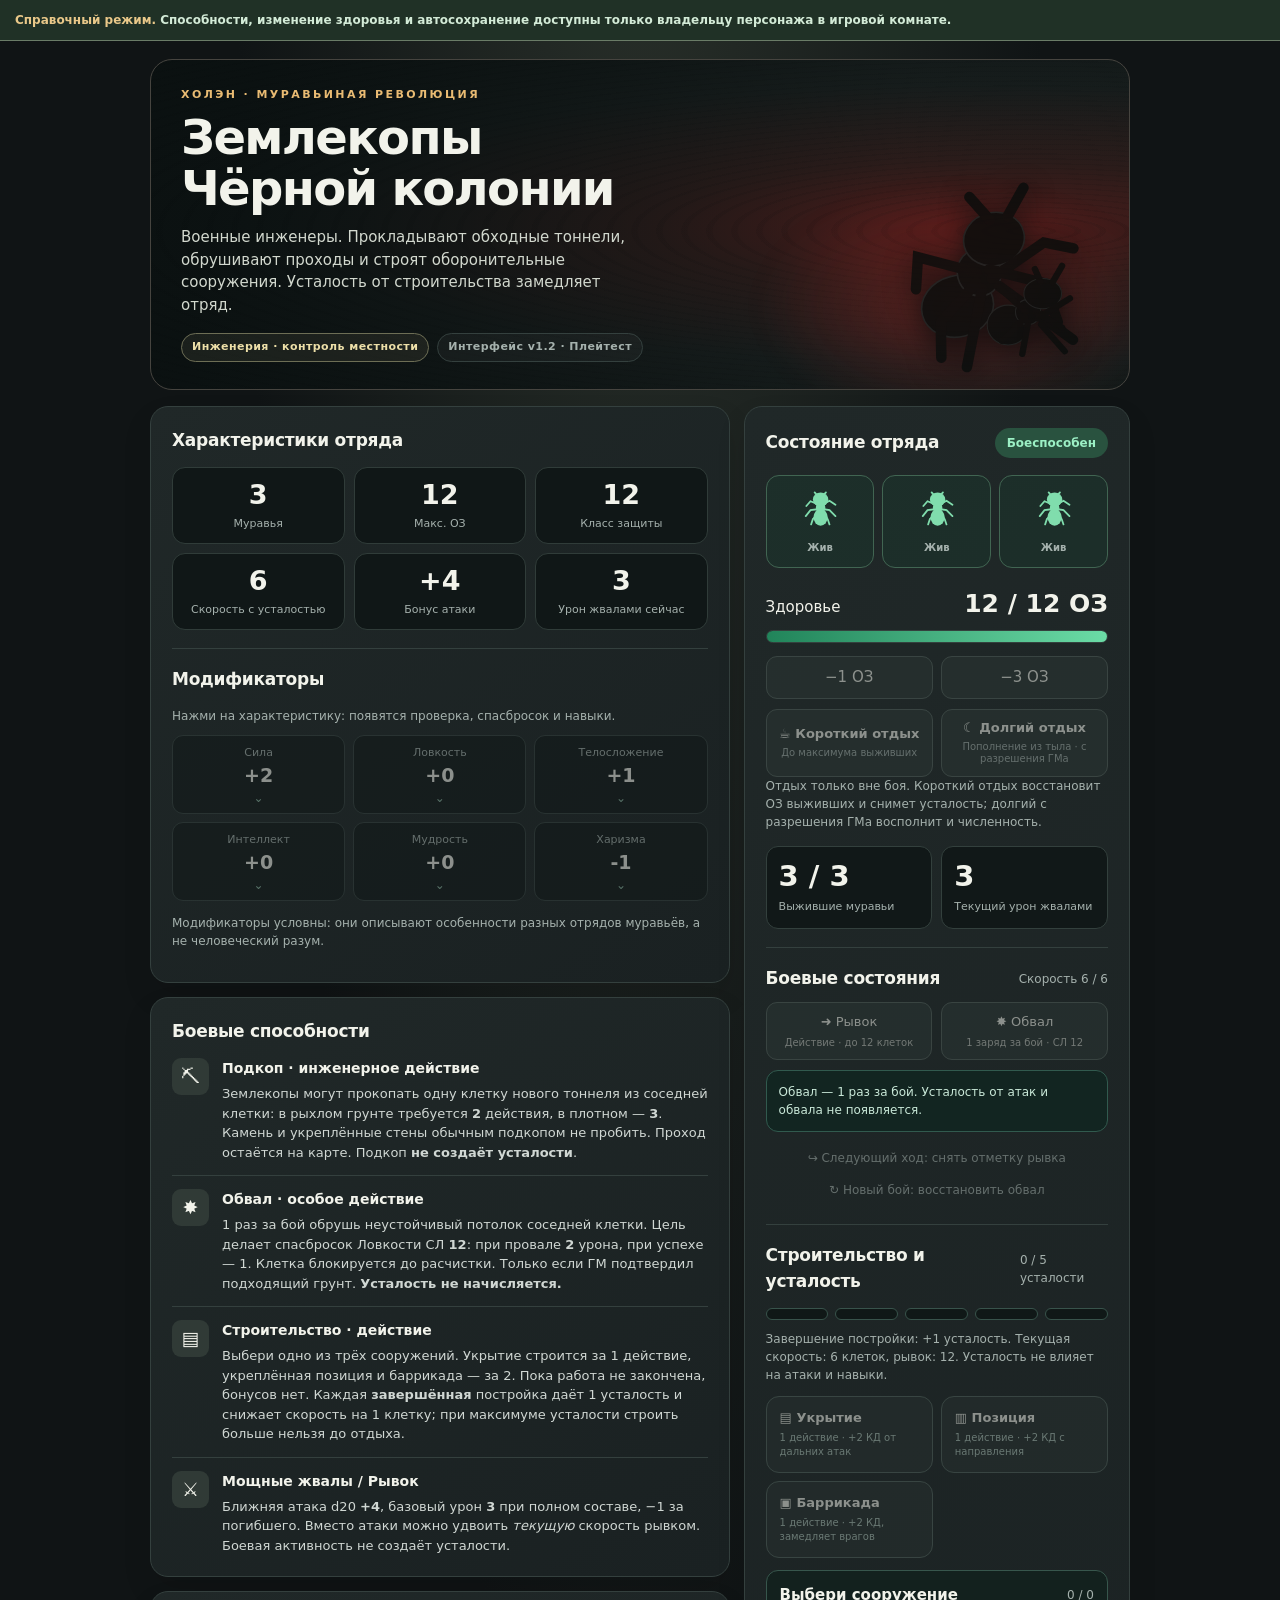
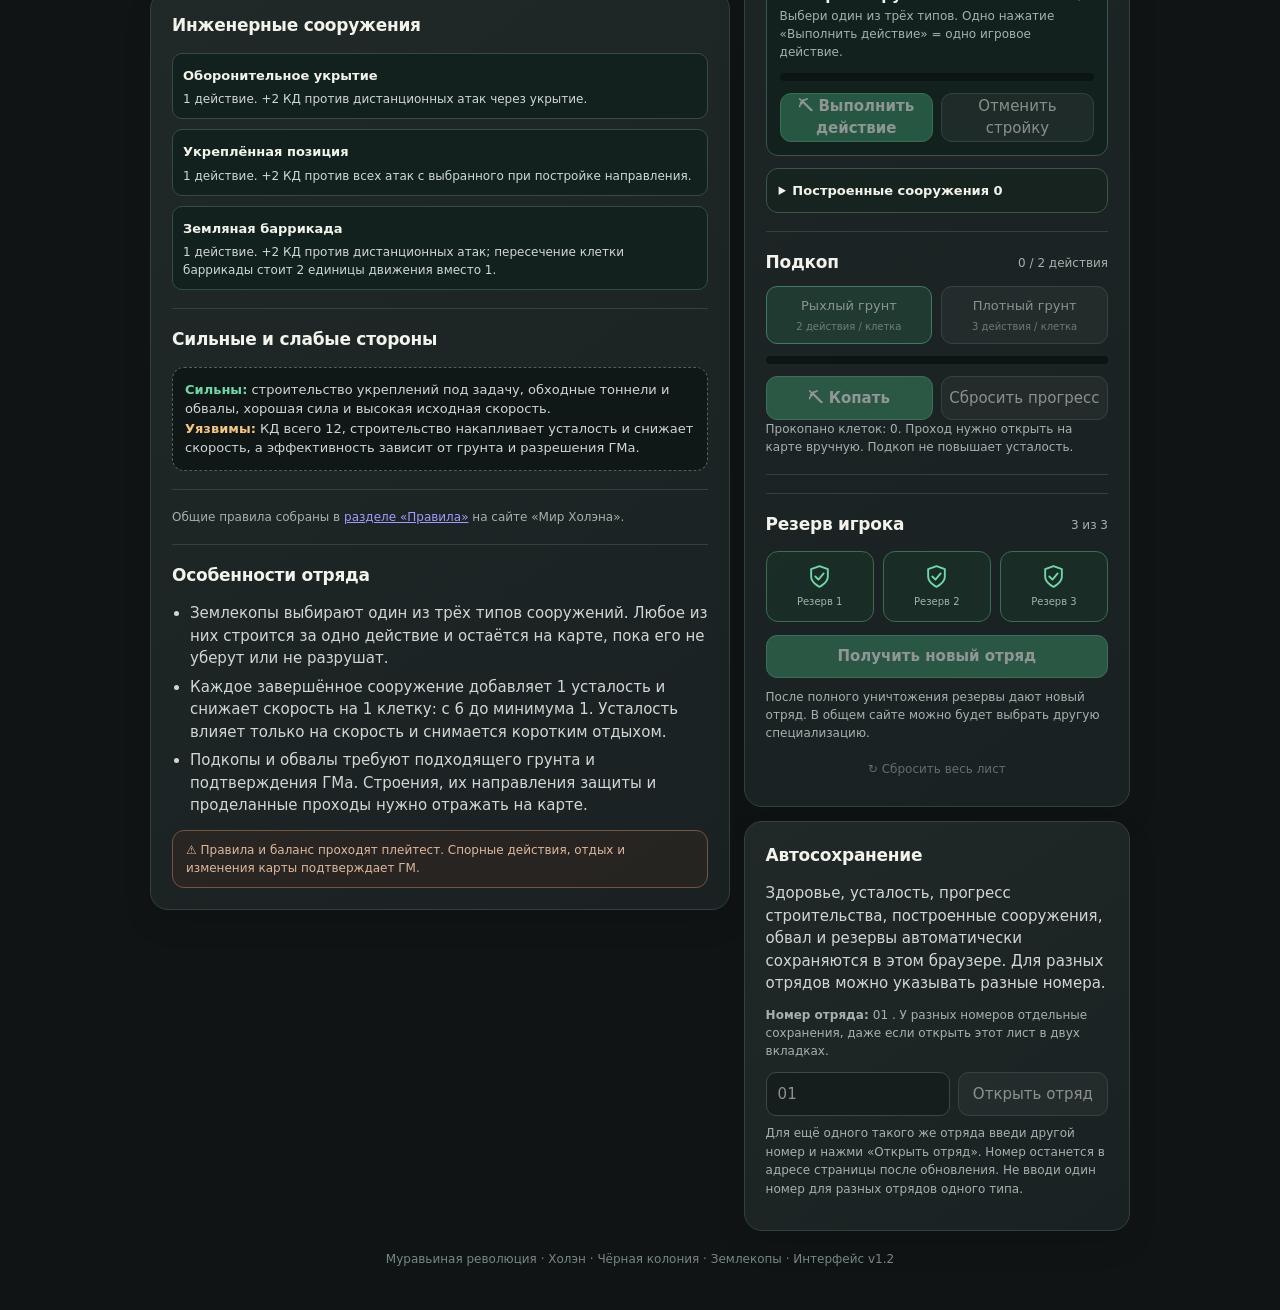
<file: sheets/digger.html>
<!DOCTYPE html>

<html lang="ru">
<!--
  МУРАВЬИНАЯ РЕВОЛЮЦИЯ — ЗЕМЛЕКОПЫ v1.2
  ИНСТРУКЦИЯ ДЛЯ VS CODE:
  Ctrl+F «НАСТРОЙКИ» — здоровье, исходная скорость, усталость, строительство.
  Ctrl+F «МАСТЕРСТВО И НАВЫКИ» — 0 / 1 / 2 для каждого навыка.
  Ctrl+F «ТИПЫ СООРУЖЕНИЙ» — длительность и бонусы построек.
  Ctrl+F «ИНЖЕНЕРНЫЕ ДЕЙСТВИЯ» — функции постройки, рытья и обвала.
  Ctrl+F «ВИЗУАЛИЗАЦИЯ» — отображение муравьёв сеткой или стопками.
  Код автономный и сохраняется отдельно для каждого номера отряда.
-->
<head>
<meta charset="utf-8"/>
<meta content="width=device-width, initial-scale=1" name="viewport"/>
<meta content="#161a1a" name="theme-color"/>
<meta content="Интерактивный лист отряда для ваншота «Муравьиная революция»" name="description"/>
<title>Муравьиная революция — Землекопы Чёрной колонии</title>
<style>
   /* ===== 01. ПАЛИТРА И ЦВЕТА ===== */
:root {
    color-scheme: dark;
    --bg:#101415;
    --panel:#1b2223;
    --panel-2:#222b2b;
    --border:#34403e;
    --text:#f2f3eb;
    --muted:#a5b1ad;
    --green:#6fd8a8;
    --red:#e87870;
    --gold:#e9bb73;
}

* {
    box-sizing:border-box
}

html {
    scroll-behavior:smooth
}

body {
    margin:0;
    color:var(--text);
    background:radial-gradient(ellipse at 50% -10%,#29302a 0%,transparent 45%),var(--bg);
    font:15px/1.5 system-ui,-apple-system,"Segoe UI",sans-serif;
}

.wrap {
    width:min(100% - 28px,980px);
    margin:0 auto;
    padding-bottom:42px
}

/* ===== 02. ШАПКА И ОБЛОЖКА ===== */
.hero {
    margin:18px 0 16px;
    min-height:230px;
    border:1px solid #46443f;
    border-radius:22px;
    overflow:hidden;
    position:relative;
    display:flex;
    align-items:end;
    isolation:isolate;
    background:linear-gradient(105deg,rgba(10,16,16,.94) 10%,rgba(10,16,16,.55) 72%), radial-gradient(ellipse at 84% 50%,#9f2926 0%,#532a26 27%,#252b2a 60%,#18201f 90%);
}

.hero::before {
    content:"";
    position:absolute;
    z-index:-1;
    inset:0;
    background:repeating-radial-gradient(ellipse at 90% 52%, transparent 0 18px, rgba(3,7,8,.08) 19px 25px);
}

.hero::after {
    content:"";
    position:absolute;
    right:-50px;
    bottom:-48px;
    width:440px;
    height:260px;
    background:radial-gradient(ellipse,rgba(228,43,39,.28),transparent 65%);
    filter:blur(12px);
    z-index:-1
}

.hero .art {
    position:absolute;
    right:22px;
    bottom:3px;
    width:min(40%,290px);
    opacity:.82;
    filter:drop-shadow(0 6px 14px #0b0c0c)
}

.hero-content {
    padding:27px 30px;
    z-index:2
}

.eyebrow {
    color:var(--gold);
    font-size:11px;
    letter-spacing:.22em;
    font-weight:800;
    text-transform:uppercase
}

h1 {
    line-height:1.07;
    font-size:clamp(29px,5vw,48px);
    margin:8px 0 12px;
    letter-spacing:-.035em
}

.subtitle {
    color:#d2d8ce;
    max-width:470px;
    margin:0
}

.badges {
    display:flex;
    gap:8px;
    flex-wrap:wrap;
    margin-top:17px
}

.badge {
    padding:5px 10px;
    border:1px solid #6d6e55;
    background:#c9c18e15;
    border-radius:100px;
    font-size:11px;
    font-weight:800;
    letter-spacing:.04em;
    color:#eddfa8
}

.badge.secondary {
    border-color:var(--border);
    background:#ffffff09;
    color:var(--muted)
}

/* ===== 03. КАРТОЧКИ И КОЛОНКИ ===== */
.layout {
    display:grid;
    grid-template-columns:minmax(0,1.2fr) minmax(300px,.8fr);
    gap:14px;
    align-items:start
}

.column {
    display:grid;
    gap:14px
}

.card {
    border:1px solid var(--border);
    background:linear-gradient(145deg,#202828,#1a2122);
    padding:21px;
    border-radius:18px;
    box-shadow:0 14px 30px #00000018
}

h2 {
    font-size:17px;
    margin:0 0 14px;
    letter-spacing:-.015em
}

h3 {
    font-size:14px;
    margin:0 0 5px
}

p {
    margin:0 0 11px;
    color:#d0d7d3
}

/* ===== 04. ХАРАКТЕРИСТИКИ ===== */
.stat-grid {
    display:grid;
    grid-template-columns:repeat(3,1fr);
    gap:9px
}

.stat {
    background:#101717;
    border:1px solid #303c39;
    border-radius:13px;
    padding:12px 7px;
    text-align:center;
    min-width:0
}

.stat strong {
    display:block;
    font-size:27px;
    line-height:1.1;
    font-variant-numeric:tabular-nums
}

.stat span {
    color:var(--muted);
    font-size:11px;
    line-height:1.3;
    display:block;
    margin-top:7px
}

.ability-grid {
    display:grid;
    grid-template-columns:repeat(3,1fr);
    gap:8px
}

.ability {
    text-align:center;
    padding:9px;
    border:1px solid var(--border);
    border-radius:11px
}

.ability span {
    display:block;
    color:var(--muted);
    font-size:11px
}

.ability strong {
    font-size:19px
}

.divider {
    height:1px;
    background:var(--border);
    margin:18px 0
}

.small {
    color:var(--muted);
    font-size:12px
}

/* ===== 05. ЗДОРОВЬЕ И СОСТОЯНИЕ ===== */
.statusbar {
    display:flex;
    align-items:center;
    justify-content:space-between;
    gap:14px
}

.status {
    padding:6px 12px;
    border-radius:30px;
    font-size:12px;
    font-weight:750;
    background:#29523f;
    color:#9cf0c5;
    white-space:nowrap
}

.status.warn {
    background:#6b4e24;
    color:#ffd494
}

.status.danger {
    background:#623130;
    color:#ffaaa0
}

.ants {
    display:grid;
    grid-template-columns:repeat(4,minmax(0,1fr));
    gap:8px;
    margin:17px 0
}

.ant {
    border:1px solid #416552;
    background:#19392d68;
    padding:12px 2px 10px;
    text-align:center;
    border-radius:13px;
    transition:.2s
}

.ant.dead {
    background:#202728;
    border-color:#333d3e;
    opacity:.54
}

.ant svg {
    display:block;
    width:38px;
    height:42px;
    margin:auto auto 5px;
    color:#80ddad
}

.ant.dead svg {
    color:#7a8586
}

.ant span {
    font-size:10px;
    color:var(--muted);
    font-weight:650
}

.hp-head {
    display:flex;
    align-items:baseline;
    justify-content:space-between;
    margin-top:12px
}

.hp-head strong {
    font-size:25px;
    font-variant-numeric:tabular-nums
}

.track {
    margin:7px 0 13px;
    height:13px;
    background:#101617;
    border:1px solid #34413e;
    border-radius:99px;
    overflow:hidden
}

.fill {
    height:100%;
    background:linear-gradient(90deg,#21845a,#6bdca6);
    transition:width .25s ease
}

.fill.low {
    background:linear-gradient(90deg,#ac502c,#e2a44c)
}

.fill.none {
    background:none
}

/* ===== 06. КНОПКИ ===== */
.buttons {
    display:grid;
    grid-template-columns:repeat(3,1fr);
    gap:8px
}

button {
    min-height:43px;
    border:1px solid #52605b;
    border-radius:11px;
    background:#2b3634;
    color:var(--text);
    font-weight:750;
    font:inherit;
    cursor:pointer;
    transition:background .12s,transform .12s
}

button:active:not(:disabled) {
    transform:translateY(1px)
}

button:hover:not(:disabled) {
    background:#3b4c46
}

button:disabled {
    opacity:.4;
    cursor:not-allowed
}

button.primary {
    background:#378963;
    border-color:#59b88a;
    color:white;
    font-weight:800
}

button.primary:hover:not(:disabled) {
    background:#44a576
}

button.quiet {
    border:0;
    background:none;
    color:var(--muted);
    font-size:12px;
    min-height:32px;
    padding:5px
}

button.quiet:hover {
    color:var(--text)
}

.battle-line {
    display:grid;
    grid-template-columns:1fr 1fr;
    gap:9px;
    margin:15px 0 0
}

.battle-stat {
    background:#111818;
    border:1px solid #33403d;
    border-radius:12px;
    padding:12px
}

.battle-stat .value {
    display:block;
    font-size:29px;
    font-weight:800;
    line-height:1.2;
    font-variant-numeric:tabular-nums
}

.battle-stat .label {
    color:var(--muted);
    font-size:11px
}

/* ===== 07. РЕЗЕРВЫ ===== */
.reserve-row {
    display:grid;
    grid-template-columns:repeat(3,1fr);
    gap:9px;
    margin:13px 0
}

.reserve {
    padding:12px 5px;
    text-align:center;
    border:1px solid #3b6d50;
    background:#183a2a75;
    border-radius:12px;
    color:var(--green)
}

.reserve.used {
    color:#77827e;
    border-color:#343b3a;
    background:#1a2121
}

.reserve svg {
    width:25px;
    height:25px;
    display:block;
    margin:auto
}

.reserve span {
    display:block;
    color:var(--muted);
    font-size:10px;
    margin-top:5px
}

.full {
    width:100%
}

/* ===== 08. БЛОКИ СПОСОБНОСТЕЙ ===== */
.skill {
    display:grid;
    grid-template-columns:37px minmax(0,1fr);
    gap:13px;
    padding:13px 0;
    border-bottom:1px solid var(--border)
}

.skill:first-of-type {
    padding-top:0
}

.skill:last-of-type {
    border:0;
    padding-bottom:0
}

.skill-icon {
    display:flex;
    align-items:center;
    justify-content:center;
    background:#303a36;
    border-radius:9px;
    height:37px;
    font-size:19px
}

.skill p {
    font-size:13px;
    line-height:1.5;
    margin-bottom:0
}

.list {
    padding-left:18px;
    margin:7px 0 0;
    color:#d0d7d3
}

.list li {
    margin:6px 0
}

.footer {
    text-align:center;
    color:#778782;
    font-size:12px;
    padding:19px 5px 0
}

.banner {
    border:1px solid #735640;
    background:#3b291e60;
    border-radius:12px;
    padding:10px 13px;
    color:#dfb79a;
    font-size:12px;
    margin-top:13px
}







/* ===== 09. ОСОБЕННОСТИ ТЯЖЁЛЫХ ===== */

.tactic {
    display:grid;
    grid-template-columns:1fr 1fr;
    gap:9px;
    margin-top:10px
}

.ability-btn.active {
    border-color:#b08e5c;
    color:#f4d79e;
    background:#524028
}

.ability-btn {
    font-size:13px;
    padding:9px
}

.ability-btn small {
    display:block;
    font-size:10px;
    font-weight:500;
    opacity:.75
}

.hint {
    background:#101717;
    border:1px dashed #52605b;
    border-radius:12px;
    padding:12px;
    color:#d0d7d3;
    font-size:13px
}

.warning-highlight {
    color:#f5c583
}

/* ===== 10. АДАПТАЦИЯ ПОД ТЕЛЕФОН ===== */
@media(max-width:740px) {
    .layout {
        grid-template-columns:1fr
    }
    .hero {
        min-height:215px
    }
    .hero-content {
        padding:22px
    }
    .hero .art {
        width:41%;
        right:-9px;
        opacity:.46
    }
    .card {
        padding:17px
    }
    .stat strong {
        font-size:23px
    }
}

@media(max-width:380px) {
    .stat-grid {
        grid-template-columns:repeat(2,1fr)
    }
    .hero .art {
        display:none
    }
    .buttons button {
        font-size:13px
    }
}

@media(prefers-reduced-motion:reduce) {
    * {
        transition:none!important;
        scroll-behavior:auto
    }
}

@media(max-width:385px) {
    .tactic {
        grid-template-columns:1fr
    }
}
    
/* ================================================================
   СОСТАВ ОТРЯДА: ДО 8 — СЕТКА, ОТ 9 — СТОПКИ С ЧИСЛАМИ
   Количество столбцов до порога задаёт RULES.antsPerRow.
   Порог компактного режима задаёт RULES.stackFrom.
   ================================================================ */
.ants.ant-stacks {
    display: flex;
    flex-wrap: wrap;
    align-items: stretch;
    gap: 12px;
}

/* Одна стопка: зелёная — живые, серая — погибшие. */
.ant-stack {
    display: flex;
    align-items: center;
    justify-content: space-between;
    gap: 10px;
    flex: 1 1 154px;
    min-width: 0;
    padding: 12px 13px;
    border: 1px solid #416552;
    border-radius: 13px;
    background: #19392d68;
}

.ant-stack.dead {
    background: #202728;
    border-color: #454e51;
}

.ant-stack-icons {
    display: flex;
    align-items: center;
    flex-shrink: 0;
    padding-left: 10px;
}

.ant-stack-icon {
    display: block;
    width: 29px;
    height: 43px;
    margin-left: -10px;
    color: #80ddad;
    filter: drop-shadow(0 2px 3px rgba(0,0,0,.3));
}

.ant-stack-icon svg {
    display: block;
    width: 29px;
    height: 43px;
}

.ant-stack.dead .ant-stack-icon {
    color: #7a8586;
}

.ant-stack-info {
    display: flex;
    flex-direction: column;
    text-align: right;
    align-items: flex-end;
    gap: 2px;
}

.ant-stack-info strong {
    color: #80ddad;
    font-size: 25px;
    line-height: 1;
    font-weight: 800;
    font-variant-numeric: tabular-nums;
}

.ant-stack.dead .ant-stack-info strong {
    color: #c1c7c9;
}

.ant-stack-info span {
    color: var(--muted);
    font-size: 11px;
    font-weight: 650;
}



/* ===== 11. ЕДИНЫЙ СТАНДАРТ v1.0 — СОСТОЯНИЯ КНОПОК ===== */
.ability-btn.active, .ability-btn.selected {
    background: #244f3d;
    border-color: #66c99b;
    color: #e9fff1;
}
.ability-btn.spent, .ability-btn:disabled {
    background: #232a29;
    border-color: #3b4240;
    color: #9ca6a0;
    opacity: .55;
}
.ability-btn:focus-visible, .squad-id-controls input:focus-visible {
    outline: 2px solid #73dcac;
    outline-offset: 3px;
}
/* Тактические кнопки в две колонки, как у тяжёлых. */
.tactic .ability-btn { min-width: 0; overflow-wrap: anywhere; }
.tactic .ability-btn small { margin-top: 4px; }
.ability-summary {
    border: 1px solid #41534a;
    background: #101c19;
    color: #c8d9d1;
    padding: 10px 11px;
    border-radius: 11px;
    margin-top: 9px;
    font-size: 12px;
}
.ability-static {
    border: 1px solid #42514a;
    border-radius: 11px;
    background: #24302e;
    padding: 9px;
    text-align: center;
    font-size: 13px;
    display: flex;
    flex-direction: column;
    align-items: center;
    justify-content: center;
    gap: 3px;
}
.ability-static small {color: var(--muted); font-size: 10px;}
/* У каждого экземпляра собственное локальное сохранение. */
.squad-id-controls { display: flex; flex-wrap: wrap; gap: 8px; margin-top: 12px; }
.squad-id-controls input {
    min-width: 0;
    flex: 1 1 110px;
    padding: 10px 11px;
    color: var(--text);
    background: #101717;
    border: 1px solid #556c5f;
    border-radius: 10px;
    font: inherit;
}
.squad-id-controls button { padding: 8px 14px; min-height: 41px; }
.instance-hint { color: var(--muted); font-size: 12px; line-height: 1.55; margin-top: 8px; }
@media (max-width:380px) {
    .tactic {grid-template-columns: repeat(2, minmax(0,1fr));}
    .ability-btn {font-size:11px;}
}
/* ================================================================
   12. РАСКРЫВАЮЩАЯСЯ ПАНЕЛЬ ХАРАКТЕРИСТИК (ЕДИНЫЙ СТАНДАРТ v1.2)
   Цвета наследуются от тяжёлых муравьёв; здесь только анимация и компоновка.
   Чтобы поменять МАСТЕРСТВО, НЕ нужно редактировать CSS — ищи RULES.
   ================================================================ */
.ability-trigger {
    display: flex;
    flex-direction: column;
    align-items: center;
    justify-content: center;
    min-width: 0;
    min-height: 76px;
    background: #101717;
    color: var(--text);
    font: inherit;
    cursor: pointer;
    transition: background .22s ease, border-color .22s ease, box-shadow .22s ease;
}
.ability-trigger:hover { border-color: #658b76; background: #202f29; }
.ability-trigger.is-open {
    background: #244f3d;
    border-color: #66c99b;
    box-shadow: inset 0 0 0 1px rgba(111,216,168,.15);
}
.ability-trigger:focus-visible {
    outline: 2px solid var(--green);
    outline-offset: 3px;
}
.ability-trigger strong {
    display: block;
    font-variant-numeric: tabular-nums;
    transition: filter .19s ease, opacity .19s ease, transform .19s ease;
}
/* Нажатая цифра плавно размывается, при закрытии возвращается. */
.ability-trigger.is-open strong {
    filter: blur(4px);
    opacity: .17;
    transform: scale(.86);
}
.ability-trigger .ability-chevron {
    font-size: 12px;
    color: #8fbba7;
    line-height: 1;
    margin-top: 2px;
    transition: transform .25s ease;
}
.ability-trigger.is-open .ability-chevron { transform: rotate(180deg); }

/* Сетка из 0fr в 1fr позволяет раскрыть панель без заданной высоты. */
.attribute-panel {
    display: grid;
    grid-template-rows: 0fr;
    opacity: 0;
    visibility: hidden;
    margin-top: 0;
    transition: grid-template-rows .30s ease, opacity .23s ease,
                margin-top .30s ease, visibility 0s linear .30s;
}
.attribute-panel.open {
    grid-template-rows: 1fr;
    opacity: 1;
    visibility: visible;
    margin-top: 12px;
    transition: grid-template-rows .30s ease, opacity .23s ease,
                margin-top .30s ease, visibility 0s;
}
.attribute-panel-inner { min-height: 0; overflow: hidden; }
.attribute-panel-body {
    padding: 13px;
    border: 1px solid #476255;
    border-radius: 12px;
    background: #111d19;
}
.attribute-heading { display: flex; gap: 8px; flex-wrap: wrap; justify-content: space-between; align-items: baseline; margin-bottom: 12px; }
.attribute-heading strong { font-size: 14px; letter-spacing: .03em; }
.attribute-heading span { color: var(--muted); font-size: 12px; }
.attribute-rolls { display: grid; grid-template-columns: repeat(2,minmax(0,1fr)); gap: 8px; margin-bottom: 12px; }
.attribute-roll {
    border: 1px solid #435750;
    background: #26332e;
    padding: 10px;
    border-radius: 10px;
    min-width: 0;
}
.attribute-roll-label { display: block; font-size: 10px; color: #abc4b8; font-weight: 800; letter-spacing: .03em; }
.attribute-roll-value { display: block; font-size: 24px; font-weight: 800; line-height: 1.18; margin: 4px 0; font-variant-numeric: tabular-nums; }
.attribute-rank { display: flex; align-items: center; gap: 6px; font-size: 10px; color: #b1c6ba; }
.attribute-rank.proficient { color: #78d8aa; }
.attribute-rank.expert { color: #e9bb73; }
.attribute-rank-symbol { font-size: 17px; line-height: 1; font-weight: 800; min-width: 16px; }
.attribute-section-heading { color: #b7d3c5; font-size: 11px; font-weight: 800; letter-spacing: .05em; margin: 4px 0 7px; }
.attribute-skills { display: flex; flex-direction: column; gap: 6px; }
.attribute-skill {
    display: flex; justify-content: space-between; align-items: center;
    gap: 8px; min-width: 0;
    border-radius: 9px; background: #25352f; padding: 8px 10px;
}
.attribute-skill-name { display: block; font-size: 13px; color: #f2f3eb; font-weight: 700; }
.attribute-skill-value {
    flex-shrink: 0; font-size: 15px; font-weight: 800;
    background: #354840; border-radius: 7px;
    min-width: 44px; text-align: center; padding: 6px 7px;
    font-variant-numeric: tabular-nums;
}
.attribute-empty { color: var(--muted); font-size: 12px; padding: 10px 0 2px; }
.attribute-legend { margin-top: 11px; font-size: 10px; color: #a4bcb0; line-height: 1.6; }
/* При каждом выборе характеристики строки проявляются одна за другой. */
.attribute-panel.open .attribute-stagger { animation: attributeReveal .33s cubic-bezier(.22,.7,.2,1) both; animation-delay: var(--stagger-delay,0ms); }
@keyframes attributeReveal {
    from { opacity: 0; transform: translateY(7px); filter: blur(2px); }
    to { opacity: 1; transform: translateY(0); filter: blur(0); }
}
@media (max-width:380px) {
    .attribute-panel-body { padding: 10px; }
    .attribute-roll { padding: 8px; }
    .attribute-roll-value { font-size: 22px; }
    .attribute-skill { padding: 7px 8px; }
}
@media (prefers-reduced-motion:reduce) {
    .attribute-panel, .attribute-panel.open, .ability-trigger,
    .ability-trigger strong, .ability-trigger .ability-chevron,
    .attribute-panel.open .attribute-stagger {
        transition: none !important;
        animation: none !important;
        filter: none !important;
    }
    .ability-trigger.is-open strong { opacity: .38; }
}


  
/* ===== 12. САНИТАРЫ: ОТДЫХ, ЗАРЯДЫ, ПОДДЕРЖКА ===== */
.damage-buttons {grid-template-columns:repeat(2,minmax(0,1fr))}
.rest-row {display:grid;grid-template-columns:repeat(2,minmax(0,1fr));gap:8px;margin-top:10px}
.rest-row button {padding:10px 8px;min-height:66px;line-height:1.25}
.rest-row button span {display:block;font-size:13px;font-weight:750}
.rest-row button small {display:block;font-size:10px;color:var(--muted);font-weight:400;margin-top:5px}
.charge-grid {display:grid;grid-template-columns:repeat(4,minmax(0,1fr));gap:8px;margin:13px 0}
.charge {border:1px solid #36413c;background:#182021;color:#57655d;border-radius:10px;padding:8px 0;text-align:center;font-size:23px}
.charge.on {border-color:#4f9776;background:#1b4635;color:var(--green)}
.medic-notice {background:#122521;border:1px solid #315a4e;border-radius:12px;padding:12px;font-size:12px;color:#c9e8d8;margin:10px 0}
@media(max-width:360px){.rest-row button span{font-size:11px}.rest-row button small{font-size:9px}}
  
/* ===== 10. ЗЕМЛЕКОПЫ: СТРОИТЕЛЬСТВО И УСТАЛОСТЬ ===== */
.fatigue-row{display:grid;grid-template-columns:repeat(5,minmax(0,1fr));gap:7px;margin:14px 0 10px}
.fatigue-pip{height:12px;border-radius:6px;background:#101817;border:1px solid #38534b}
.fatigue-pip.on{background:linear-gradient(100deg,#d4a35d,#bc755d);border-color:#d5a871}
.build-choices{display:grid;grid-template-columns:repeat(2,minmax(0,1fr));gap:8px;margin:12px 0}
.build-choice{min-width:0;border:1px solid #52635d;border-radius:13px;background:#27302f;color:var(--text);text-align:left;padding:13px;cursor:pointer;display:flex;flex-direction:column;gap:4px;line-height:1.3}
.build-choice b{font-size:13px}.build-choice small{color:#afc5bb;font-size:10px;line-height:1.4}
.build-choice.selected{background:#1d503d;border-color:#7fdbb4}.build-choice:disabled{opacity:.45;cursor:not-allowed}
.build-panel{background:#13211e;border:1px solid #37564c;border-radius:12px;padding:13px;margin-top:12px}
.progress-min{height:8px;background:#0c1513;border-radius:12px;overflow:hidden;margin:12px 0}
.progress-min div{height:100%;width:0;background:linear-gradient(90deg,#3b9270,#80dfad);transition:width .2s}
.two-buttons{display:grid;grid-template-columns:1fr 1fr;gap:8px}.two-buttons button{min-height:44px}
.project-log{border:1px solid #3b554d;border-radius:12px;margin:12px 0;background:#16231e}.project-log summary{padding:12px;cursor:pointer;font-weight:700;font-size:13px}.project-log>p{padding:0 12px 12px}
.log-inner{display:grid;gap:9px;padding:0 12px 12px}.log-item{background:#263330;border:1px solid #415950;padding:11px;border-radius:10px;display:grid;gap:6px}.log-item label{font-size:11px;color:#c4d7cd}
.log-item input{width:100%;min-width:0;border:1px solid #546a60;border-radius:7px;padding:8px;background:#0e1816;color:var(--text)}.log-item button{font-size:11px;padding:8px;min-height:34px}
.engineer-rule-list{display:grid;gap:10px}.engineer-rule-list>div{padding:10px;border-radius:10px;background:#13211e;border:1px solid #344d43}.engineer-rule-list b{font-size:13px}.engineer-rule-list p{font-size:12px;margin:4px 0 0}
@media(max-width:380px){.build-choices{grid-template-columns:1fr}.two-buttons button{font-size:11px}}

.sheet-central-rules { margin-top: 14px; }\n.sheet-central-rules a { color: var(--green); text-decoration: underline; text-underline-offset: 3px; }\n
</style>
<script src="../auth-access.js?v=01210"></script></head>
<body>
<!-- НАЧАЛО HTML: то, что отображается в браузере. -->
<main class="wrap">
<!-- ОБЛОЖКА: здесь можно заменить название или описание. -->
<section aria-label="Обложка отряда" class="hero">
<svg aria-hidden="true" class="art" viewbox="0 0 360 300">
<g fill="#070d0c" stroke="#1c2524" stroke-linecap="round" stroke-width="2">
<g transform="translate(95 110) rotate(-14)">
<ellipse cx="55" cy="108" rx="45" ry="38">
</ellipse>
<ellipse cx="91" cy="74" rx="27" ry="29">
</ellipse>
<ellipse cx="119" cy="38" rx="38" ry="33">
</ellipse>
<path d="M88 73 22 37 10 75M85 85 30 122 20 165M90 94 48 184M104 73 166 106 171 157M104 85 178 57 212 73M111 96 184 183M120 14 102 -20M142 15 170 -15" fill="none" stroke="#080d0c" stroke-width="13">
</path>
</g>
<g transform="translate(210 163) scale(.65)">
<ellipse cx="42" cy="95" rx="40" ry="38">
</ellipse>
<ellipse cx="80" cy="70" rx="24" ry="24">
</ellipse>
<ellipse cx="108" cy="35" rx="36" ry="29">
</ellipse>
<path d="M76 70 25 23M75 80 30 125M80 90 69 150M95 70 145 100M98 82 160 44M105 94 150 145M104 13 93 -12M127 13 145 -18" fill="none" stroke="#080d0c" stroke-width="12">
</path>
</g>
</g>
</svg>
<div class="hero-content">
<div class="eyebrow">
      ХОЛЭН · МУРАВЬИНАЯ РЕВОЛЮЦИЯ
     </div>
<h1>Землекопы<br/>Чёрной колонии</h1>
<p class="subtitle">Военные инженеры. Прокладывают обходные тоннели, обрушивают проходы и строят оборонительные сооружения. Усталость от строительства замедляет отряд.</p>
<div class="badges">
<span class="badge">Инженерия · контроль местности</span>
<span class="badge secondary">Интерфейс v1.2 · Плейтест</span>
</div>
</div>
</section>
<div class="layout">
<div class="column">
<section class="card">
<h2>Характеристики отряда</h2>
<!-- ХАРАКТЕРИСТИКИ: цифры идут из блока JavaScript RULES, вручную править их здесь не нужно. -->
<div class="stat-grid">
<div class="stat">
<strong data-rule="members">
         4
        </strong>
<span>
         Муравья
        </span>
</div>
<div class="stat">
<strong data-calc="maxHp">
         12
        </strong>
<span>
         Макс. ОЗ
        </span>
</div>
<div class="stat">
<strong data-rule="armorClass">
         13
        </strong>
<span>
         Класс защиты
        </span>
</div>
<div class="stat">
<strong id="top-speed">6</strong>
<span>Скорость с усталостью</span>
</div>
<div class="stat">
<strong data-signed="attackBonus">
         +4
        </strong>
<span>
         Бонус атаки
        </span>
</div>
<div class="stat">
<strong id="top-damage">
         4
        </strong>
<span>
         Урон жвалами сейчас
        </span>
</div>
</div>
<div class="divider">
</div>
<h2>
       Модификаторы
      </h2>
<!-- =====================================================
           ИНТЕРАКТИВНЫЕ ХАРАКТЕРИСТИКИ И РАСКРЫВАЮЩИЕСЯ НАВЫКИ
           Ранги мастерства и спасбросков изменяются ТОЛЬКО в RULES.mastery.
           ===================================================== -->
<p class="small" style="margin-bottom:10px">
       Нажми на характеристику: появятся проверка, спасбросок и навыки.
      </p>
<div class="ability-grid" id="ability-buttons">
<button aria-controls="ability-details" aria-expanded="false" class="ability ability-trigger" data-ability="strength" title="Показать навыки: Сила" type="button">
<span>
         Сила
        </span>
<strong data-signed="strength">
         +0
        </strong>
<span aria-hidden="true" class="ability-chevron">
         ⌄
        </span>
</button>
<button aria-controls="ability-details" aria-expanded="false" class="ability ability-trigger" data-ability="dexterity" title="Показать навыки: Ловкость" type="button">
<span>
         Ловкость
        </span>
<strong data-signed="dexterity">
         +0
        </strong>
<span aria-hidden="true" class="ability-chevron">
         ⌄
        </span>
</button>
<button aria-controls="ability-details" aria-expanded="false" class="ability ability-trigger" data-ability="constitution" title="Показать навыки: Телосложение" type="button">
<span>
         Телосложение
        </span>
<strong data-signed="constitution">
         +0
        </strong>
<span aria-hidden="true" class="ability-chevron">
         ⌄
        </span>
</button>
<button aria-controls="ability-details" aria-expanded="false" class="ability ability-trigger" data-ability="intelligence" title="Показать навыки: Интеллект" type="button">
<span>
         Интеллект
        </span>
<strong data-signed="intelligence">
         +0
        </strong>
<span aria-hidden="true" class="ability-chevron">
         ⌄
        </span>
</button>
<button aria-controls="ability-details" aria-expanded="false" class="ability ability-trigger" data-ability="wisdom" title="Показать навыки: Мудрость" type="button">
<span>
         Мудрость
        </span>
<strong data-signed="wisdom">
         +0
        </strong>
<span aria-hidden="true" class="ability-chevron">
         ⌄
        </span>
</button>
<button aria-controls="ability-details" aria-expanded="false" class="ability ability-trigger" data-ability="charisma" title="Показать навыки: Харизма" type="button">
<span>
         Харизма
        </span>
<strong data-signed="charisma">
         +0
        </strong>
<span aria-hidden="true" class="ability-chevron">
         ⌄
        </span>
</button>
</div>
<div aria-hidden="true" aria-label="Проверки, спасброски и навыки" class="attribute-panel" id="ability-details" role="region">
<div class="attribute-panel-inner">
<div class="attribute-panel-body" id="ability-details-content">
</div>
</div>
</div>
<p class="small" style="margin-top:13px">
       Модификаторы условны: они описывают особенности разных отрядов муравьёв, а не человеческий разум.
      </p>
</section>
<section class="card" id="ability-rules">
<h2>Боевые способности</h2>
<div class="skill"><div class="skill-icon">⛏</div><div>
<h3>Подкоп · инженерное действие</h3>
<p>Землекопы могут прокопать одну клетку нового тоннеля из соседней клетки: в рыхлом грунте требуется <strong data-rule="digLooseActions">2</strong> действия, в плотном — <strong data-rule="digDenseActions">3</strong>. Камень и укреплённые стены обычным подкопом не пробить. Проход остаётся на карте. Подкоп <strong>не создаёт усталости</strong>.</p>
</div></div>
<div class="skill"><div class="skill-icon">✸</div><div>
<h3>Обвал · особое действие</h3>
<p>1 раз за бой обрушь неустойчивый потолок соседней клетки. Цель делает спасбросок Ловкости СЛ <strong data-rule="collapseDC">12</strong>: при провале <strong data-rule="collapseDamage">2</strong> урона, при успехе — 1. Клетка блокируется до расчистки. Только если ГМ подтвердил подходящий грунт. <strong>Усталость не начисляется.</strong></p>
</div></div>
<div class="skill"><div class="skill-icon">▤</div><div>
<h3>Строительство · действие</h3>
<p>Выбери одно из трёх сооружений. Укрытие строится за 1 действие, укреплённая позиция и баррикада — за 2. Пока работа не закончена, бонусов нет. Каждая <strong>завершённая</strong> постройка даёт 1 усталость и снижает скорость на 1 клетку; при максимуме усталости строить больше нельзя до отдыха.</p>
</div></div>
<div class="skill"><div class="skill-icon">⚔</div><div>
<h3>Мощные жвалы / Рывок</h3>
<p>Ближняя атака d20 <strong data-signed="attackBonus">+4</strong>, базовый урон <strong data-rule="fullDamage">3</strong> при полном составе, −1 за погибшего. Вместо атаки можно удвоить <em>текущую</em> скорость рывком. Боевая активность не создаёт усталости.</p>
</div></div>
</section>
<section class="card" id="strength-rules"><h2>Инженерные сооружения</h2><div class="engineer-rule-list">
<div><b>Оборонительное укрытие</b><p>1 действие. +2 КД против дистанционных атак через укрытие.</p></div>
<div><b>Укреплённая позиция</b><p>1 действие. +2 КД против всех атак с выбранного при постройке направления.</p></div>
<div><b>Земляная баррикада</b><p>1 действие. +2 КД против дистанционных атак; пересечение клетки баррикады стоит 2 единицы движения вместо 1.</p></div>
</div><div class="divider"></div><h2>Сильные и слабые стороны</h2><div class="hint"><strong style="color:var(--green)">Сильны:</strong> строительство укреплений под задачу, обходные тоннели и обвалы, хорошая сила и высокая исходная скорость.<br/><strong class="warning-highlight">Уязвимы:</strong> КД всего 12, строительство накапливает усталость и снижает скорость, а эффективность зависит от грунта и разрешения ГМа.</div><div class="divider"></div><p class="small sheet-central-rules">Общие правила собраны в <a href="../index.html#rules" target="_blank" rel="noopener noreferrer">разделе «Правила»</a> на сайте «Мир Холэна».</p><div class="divider"></div><h2>Особенности отряда</h2><div class="class-rule-hint"><ul class="list"><li>Землекопы выбирают один из трёх типов сооружений. Любое из них строится за одно действие и остаётся на карте, пока его не уберут или не разрушат.</li><li>Каждое завершённое сооружение добавляет 1 усталость и снижает скорость на 1 клетку: с 6 до минимума 1. Усталость влияет только на скорость и снимается коротким отдыхом.</li><li>Подкопы и обвалы требуют подходящего грунта и подтверждения ГМа. Строения, их направления защиты и проделанные проходы нужно отражать на карте.</li></ul></div><div class="banner">⚠ Правила и баланс проходят плейтест. Спорные действия, отдых и изменения карты подтверждает ГМ.</div></section>
</div>
<div class="column">
<!-- ИНТЕРАКТИВНЫЙ ЛИСТ: кнопки с id подключены в разделе СОБЫТИЯ JavaScript. -->
<section class="card" id="sheet">
<div class="statusbar">
<h2 style="margin:0">
        Состояние отряда
       </h2>
<span class="status" id="status">
        Боеспособен
       </span>
</div>
<div aria-live="polite" class="ants" id="ants">
</div>
<div class="hp-head">
<span>
        Здоровье
       </span>
<strong id="hp-label">
        9 / 9 ОЗ
       </strong>
</div>
<div aria-label="Здоровье отряда" aria-valuemax="9" aria-valuemin="0" aria-valuenow="9" class="track" id="hp-track" role="progressbar">
<div class="fill" id="hp-fill">
</div>
</div>
<div class="buttons damage-buttons">
<button id="hit1" type="button">
        −1 ОЗ
       </button>
<button id="hit3" type="button">
        −3 ОЗ
       </button>
</div>
<div class="rest-row">
<button id="short-rest" type="button">
<span>
         ☕ Короткий отдых
        </span>
<small>
         До максимума выживших
        </small>
</button>
<button id="long-rest" type="button">
<span>
         ☾ Долгий отдых
        </span>
<small>
         Пополнение из тыла · с разрешения ГМа
        </small>
</button>
</div>
<p class="small" id="rest-help">Отдых только вне боя. Короткий отдых восстановит ОЗ выживших и снимет усталость; долгий с разрешения ГМа восполнит и численность.</p>
<div class="battle-line">
<div class="battle-stat">
<span class="value" id="alive">
         3 / 3
        </span>
<span class="label">
         Выжившие муравьи
        </span>
</div>
<div class="battle-stat">
<span class="value" id="damage">
         2
        </span>
<span class="label">
         Текущий урон жвалами
        </span>
</div>
</div>
<div class="divider">
</div>
<div class="statusbar"><h2 style="margin:0">Боевые состояния</h2><span class="small" id="speed-mini">Скорость 6 / 6</span></div>
<div class="tactic">
<button aria-pressed="false" class="ability-btn" id="dash" type="button"><span class="action-title">➜ Рывок</span><small>Действие · до 12 клеток</small></button>
<button class="ability-btn" id="collapse" type="button"><span class="action-title">✸ Обвал</span><small>1 заряд за бой · СЛ 12</small></button>
</div>
<div class="medic-notice" id="combat-help">Выбери действие: рывок удваивает текущую скорость. Обвал можно применить один раз за бой.</div>
<button class="quiet full" id="next-turn" type="button">↪ Следующий ход: снять отметку рывка</button>
<button class="quiet full" id="new-battle" type="button">↻ Новый бой: восстановить обвал</button>
<div class="divider"></div>
<div class="statusbar"><h2 style="margin:0">Строительство и усталость</h2><span class="small" id="fatigue-label">0 / 5 усталости</span></div>
<div aria-label="Шкала усталости" class="fatigue-row" id="fatigue-meter"></div>
<p class="small" id="fatigue-help">За каждую завершённую постройку +1 усталость. Скорость 6 − усталость. Строительство недоступно на максимуме.</p>
<div class="build-choices" id="build-choices">
<button class="build-choice" data-build="cover" type="button"><b>▤ Укрытие</b><small>1 действие · +2 КД от дальних атак</small></button>
<button class="build-choice" data-build="fort" type="button"><b>▥ Позиция</b><small>1 действие · +2 КД с направления</small></button>
<button class="build-choice" data-build="barricade" type="button"><b>▣ Баррикада</b><small>1 действие · +2 КД, замедляет врагов</small></button>
</div>
<div class="build-panel">
<div class="statusbar"><strong id="work-label">Выбери сооружение</strong><span class="small" id="work-progress">0 / 0</span></div>
<p class="small" id="work-help">Процесс строительства и готовность сооружений отслеживаются здесь.</p>
<div class="progress-min"><div id="work-progress-fill"></div></div>
<div class="buttons two-buttons">
<button class="primary" id="build-step" type="button">⛏ Выполнить действие</button>
<button id="build-cancel" type="button">Отменить стройку</button>
</div>
</div>
<details class="project-log"><summary>Построенные сооружения <span id="built-counter">0</span></summary>
<div class="log-inner" id="build-log"></div>
<p class="small">Укажи местоположение и направление защиты, чтобы ГМу было удобно вести карту. Удаление сооружения не отменяет усталость.</p>
</details>
<div class="divider"></div>
<div class="statusbar"><h2 style="margin:0">Подкоп</h2><span class="small" id="dig-progress">0 / 2 действия</span></div>
<div class="tactic">
<button aria-pressed="true" class="ability-btn" id="dig-loose" type="button"><span class="action-title">Рыхлый грунт</span><small>2 действия / клетка</small></button>
<button aria-pressed="false" class="ability-btn" id="dig-dense" type="button"><span class="action-title">Плотный грунт</span><small>3 действия / клетка</small></button>
</div>
<div class="progress-min"><div id="dig-progress-fill"></div></div>
<div class="buttons two-buttons">
<button class="primary" id="dig-step" type="button">⛏ Копать</button>
<button id="dig-cancel" type="button">Сбросить прогресс</button>
</div>
<p class="small" id="dig-help">Новый проход нужно отметить на карте самостоятельно. Подкоп не создаёт усталости.</p>
<div class="divider"></div>
<div class="divider">
</div>
<div class="statusbar">
<h2 style="margin:0">
        Резерв игрока
       </h2>
<span class="small" id="reserve-count">
        3 из 3
       </span>
</div>
<div class="reserve-row" id="reserve-row">
</div>
<button class="primary full" id="replace" type="button">
       Получить новый отряд
      </button>
<p class="small" style="margin-top:10px">
       После полного уничтожения резервы дают новый отряд. В общем сайте можно будет выбрать другую специализацию.
      </p>
<div style="text-align:center">
<button class="quiet" id="reset" type="button">
        ↻ Сбросить весь лист
       </button>
</div>
</section>
<section class="card">
<h2>
       Автосохранение
      </h2>
<p>Здоровье, усталость, прогресс строительства, построенные сооружения, обвал и резервы автоматически сохраняются в этом браузере. Для разных отрядов можно указывать разные номера.</p>
<p class="small">
<strong>
        Номер отряда:
       </strong>
<span id="instance-label">
        01
       </span>
       . У разных номеров отдельные сохранения, даже если открыть этот лист в двух вкладках.
      </p>
<div class="squad-id-controls">
<input aria-label="Номер отряда" autocomplete="off" id="squad-id" maxlength="24" placeholder="Например: 01 или Б-2"/>
<button id="open-squad" type="button">
        Открыть отряд
       </button>
</div>
<p class="instance-hint">
       Для ещё одного такого же отряда введи другой номер и нажми «Открыть отряд». Номер останется в адресе страницы после обновления. Не вводи один номер для разных отрядов одного типа.
      </p>
</section>
</div>
</div>
<div class="footer">Муравьиная революция · Холэн · Чёрная колония · Землекопы · Интерфейс v1.2</div>
</main>
<script src="../sheet-access.js"></script>
<script>
"use strict";

// ================================================================
//  1. НАСТРОЙКИ — ЗДЕСЬ МЕНЯЮТСЯ ВСЕ ЧИСЛА
// ================================================================
const RULES = {
    // ВИЗУАЛИЗАЦИЯ
    antsPerRow: 4,       // По 4 муравья в строке
    stackFrom: 8,        // Если больше 8, изображаем стопкой с числом

    // СОСТАВ И ХАРАКТЕРИСТИКИ
    members: 3,          // Три землекопа
    hpPerAnt: 4,         // 4 ОЗ каждый
    armorClass: 12,      // КД
    speed: 6,            // Исходная скорость БЕЗ усталости
    visionRange: 6,
    attackBonus: 4,
    fullDamage: 3,
    maxReserves: 3,
    criticalExtra: 2,

    // УСТАЛОСТЬ И СТРОИТЕЛЬСТВО
    fatigueMax: 5,           // При 5 усталости нельзя строить, скорость = 1
    fatiguePerBuild: 1,      // Каждый ЗАВЕРШЁННЫЙ объект даёт 1 усталость
    fatigueSpeedPenalty: 1, // 1 усталость = минус 1 клетка скорости
    minSpeed: 1,            // Движение никогда не ниже 1 клетки

    // ТИПЫ СООРУЖЕНИЙ — НАСТРАИВАЙ СКОРОСТЬ И БОНУСЫ ЗДЕСЬ
    buildings: {
        cover: { name: "Оборонительное укрытие", actions: 1, defense: 2,
                 effect: "+2 КД от дистанционных атак через укрытие" },
        fort: { name: "Укреплённая позиция", actions: 1, defense: 2,
                effect: "+2 КД против всех атак с выбранного направления" },
        barricade: { name: "Земляная баррикада", actions: 1, defense: 2,
                     effect: "+2 КД от дальних атак; вход в клетку стоит 2 движения" }
    },
    digLooseActions: 2,  // Подкоп рыхлого грунта
    digDenseActions: 3,  // Подкоп плотного грунта
    collapseDC: 12,      // СЛ спасброска от обвала
    collapseDamage: 2,   // Урон обвала при провале, при успехе — 1
    collapseCharges: 1,  // Обвал за бой

    // МОДИФИКАТОРЫ ХАРАКТЕРИСТИК
    strength: 2,
    dexterity: 0,
    constitution: 1,
    intelligence: 0,
    wisdom: 0,
    charisma: -1,

    // ============================================================
    //  МАСТЕРСТВО И НАВЫКИ: 0 — НЕТ, 1 — МАСТЕРСТВО, 2 — СУПЕР
    // ============================================================
    mastery: {
        bonus: 2,
        checks: {
            strength: 0, dexterity: 0, constitution: 0,
            intelligence: 0, wisdom: 0, charisma: 0
        },
        saves: {
            strength: 1, dexterity: 0, constitution: 1,
            intelligence: 0, wisdom: 0, charisma: 0
        },
        skills: {
            athletics: 1,         // Атлетика (Сила) = +4
            acrobatics: 0, sleightOfHand: 0, stealth: 0,
            arcana: 0, history: 0,
            investigation: 1,    // Анализ (Интеллект) = +2
            nature: 0, religion: 0, animalHandling: 0,
            insight: 0, medicine: 0, perception: 0,
            survival: 1,         // Выживание (Мудрость) = +2
            deception: 0, intimidation: 0, performance: 0, persuasion: 0
        }
    }
};

// ================================================================
//  2. СОСТОЯНИЕ И НЕЗАВИСИМОЕ АВТОСОХРАНЕНИЕ
// ================================================================
const MAX_HP = RULES.members * RULES.hpPerAnt;
const STORAGE_PREFIX = "ants-revolution-diggers-v12";
const RULES_SIGNATURE = `${RULES.members}:${RULES.hpPerAnt}:${RULES.maxReserves}:2`;
const byId = id => document.getElementById(id);
const signed = n => n >= 0 ? `+${n}` : String(n);
let squadId = decodeURIComponent(location.hash.slice(1)) || "01";
const storageKey = () => `${STORAGE_PREFIX}:${squadId}`;

function startingState() {
    return {
        hp: MAX_HP, cap: MAX_HP, reserves: RULES.maxReserves,
        fatigue: 0, buildings: [],
        buildType: "", buildProgress: 0,
        digType: "loose", digProgress: 0, dugCells: 0,
        collapseLeft: RULES.collapseCharges,
        dash: false, lastAction: ""
    };
}
let state = startingState();

function loadState() {
    if(!window.HOLEN_SHEET_EDITABLE)return;
    try {
        const saved = JSON.parse(localStorage.getItem(storageKey()) || "null");
        if (!saved || saved.rulesSignature !== RULES_SIGNATURE) return;
        const fields = [saved.hp,saved.cap,saved.reserves,saved.fatigue,saved.collapseLeft,
                        saved.buildProgress,saved.digProgress,saved.dugCells];
        if (!fields.every(Number.isInteger)) return;
        if (saved.hp < 0 || saved.cap > MAX_HP || saved.hp > saved.cap ||
            saved.cap < 0 || saved.cap % RULES.hpPerAnt !== 0 ||
            saved.reserves < 0 || saved.reserves > RULES.maxReserves ||
            saved.fatigue < 0 || saved.fatigue > RULES.fatigueMax ||
            saved.collapseLeft < 0 || saved.collapseLeft > RULES.collapseCharges ||
            saved.buildProgress < 0 || saved.digProgress < 0 || saved.dugCells < 0 ||
            !Array.isArray(saved.buildings)) return;
        // Никогда не исполняем данные из localStorage как HTML.
        state = { ...startingState(), ...saved,
            buildType: RULES.buildings[saved.buildType] ? saved.buildType : "",
            buildings: saved.buildings.slice(0,100).filter(x => x && RULES.buildings[x.type])
                .map(x => ({ id:Number(x.id)||0, type:x.type, place:String(x.place||"").slice(0,100) })),
            digType: ["loose","dense"].includes(saved.digType) ? saved.digType : "loose",
            dash: Boolean(saved.dash),
            lastAction: typeof saved.lastAction === 'string' ? saved.lastAction.slice(0,300) : ""
        };
        if (!state.buildType) state.buildProgress=0;
        if (state.buildType && state.buildProgress >= RULES.buildings[state.buildType].actions) state.buildProgress=0;
        const digNeed=state.digType==='loose'?RULES.digLooseActions:RULES.digDenseActions;
        if(state.digProgress>=digNeed)state.digProgress=0;
    } catch (error) { /* Если браузер запретил память, лист остаётся рабочим */ }
}
function saveState() {
    if(!window.HOLEN_SHEET_EDITABLE)return;
    try { localStorage.setItem(storageKey(),JSON.stringify({ ...state,rulesSignature:RULES_SIGNATURE })); }
    catch (error) { /* Сохранение может быть недоступно в приватном режиме */ }
}
const survivors = () => Math.ceil(state.hp / RULES.hpPerAnt);
const currentDamage = () => survivors()===0?0:Math.max(1,RULES.fullDamage-(RULES.members-survivors()));
const currentSpeed = () => Math.max(RULES.minSpeed,RULES.speed-state.fatigue*RULES.fatigueSpeedPenalty);
const dashSpeed = () => 2*currentSpeed();

// ================================================================
//  3. ПРИВЯЗКА НАСТРОЕК К НАДПИСЯМ В HTML
// ================================================================
function updateRuleLabels() {
    const calculated = { maxHp: MAX_HP };
    document.querySelectorAll('[data-rule],[data-signed],[data-calc]').forEach(el => {
        const val = el.hasAttribute('data-rule')?RULES[el.dataset.rule]:
            el.hasAttribute('data-signed')?signed(RULES[el.dataset.signed]):calculated[el.dataset.calc];
        if (val !== undefined) el.textContent=val;
    });
}

// ================================================================
//  3А. ИНТЕРАКТИВНЫЕ ХАРАКТЕРИСТИКИ И МАСТЕРСТВО
// ================================================================
const SKILLS_BY_ABILITY = {
    strength:      { label: "Сила", skills: [["athletics", "Атлетика"]] },
    dexterity:     { label: "Ловкость", skills: [["acrobatics", "Акробатика"], ["sleightOfHand", "Ловкость рук"], ["stealth", "Скрытность"]] },
    constitution:  { label: "Телосложение", skills: [] },
    intelligence:  { label: "Интеллект", skills: [["investigation", "Анализ"], ["history", "История"], ["arcana", "Магия"], ["nature", "Природа"], ["religion", "Религия"]] },
    wisdom:        { label: "Мудрость", skills: [["perception", "Внимательность"], ["survival", "Выживание"], ["medicine", "Медицина"], ["insight", "Проницательность"], ["animalHandling", "Уход за животными"]] },
    charisma:      { label: "Харизма", skills: [["deception", "Обман"], ["intimidation", "Запугивание"], ["performance", "Выступление"], ["persuasion", "Убеждение"]] }
};

// Закрытая панель не влияет на сохранения и здоровье.
let openedAbility = null;

function getMasteryRank(group, name) {
    const rank = RULES.mastery[group][name] ?? 0;
    // В случае опечатки в настройках не выдаём бесконечные бонусы.
    return [0, 1, 2].includes(rank) ? rank : 0;
}

function rollModifier(ability, group, name) {
    return RULES[ability] + getMasteryRank(group, name) * RULES.mastery.bonus;
}

function masteryLabel(rank) {
    if (rank === 2) return "Супермастерство";
    if (rank === 1) return "Мастерство";
    return "Без мастерства";
}

function masterySymbol(rank) {
    return rank === 2 ? "◎" : rank === 1 ? "●" : "○";
}

function rankMarkup(rank) {
    const modifierClass = rank === 2 ? "expert" : rank === 1 ? "proficient" : "";
    return `<span class="attribute-rank ${modifierClass}">
        <span class="attribute-rank-symbol" aria-hidden="true">${masterySymbol(rank)}</span>
        ${masteryLabel(rank)}
    </span>`;
}

function renderAbilityDetails(key) {
    const ability = SKILLS_BY_ABILITY[key];
    const checkRank = getMasteryRank("checks", key);
    const saveRank = getMasteryRank("saves", key);
    const skills = ability.skills.map(([id, label], index) => {
        const rank = getMasteryRank("skills", id);
        return `<div class="attribute-skill attribute-stagger" style="--stagger-delay:${115 + index * 50}ms">
            <div><span class="attribute-skill-name">${label}</span>${rankMarkup(rank)}</div>
            <strong class="attribute-skill-value">${signed(rollModifier(key,"skills",id))}</strong>
        </div>`;
    }).join("");

    byId("ability-details-content").innerHTML = `
        <div class="attribute-heading attribute-stagger" style="--stagger-delay:20ms">
            <strong>${ability.label.toUpperCase()}</strong>
            <span>Модификатор ${signed(RULES[key])}</span>
        </div>
        <div class="attribute-rolls">
            <div class="attribute-roll attribute-stagger" style="--stagger-delay:45ms">
                <span class="attribute-roll-label">ПРОВЕРКА</span>
                <strong class="attribute-roll-value">${signed(rollModifier(key,"checks",key))}</strong>
                ${rankMarkup(checkRank)}
            </div>
            <div class="attribute-roll attribute-stagger" style="--stagger-delay:85ms">
                <span class="attribute-roll-label">СПАСБРОСОК</span>
                <strong class="attribute-roll-value">${signed(rollModifier(key,"saves",key))}</strong>
                ${rankMarkup(saveRank)}
            </div>
        </div>
        <div class="attribute-section-heading attribute-stagger" style="--stagger-delay:110ms">НАВЫКИ</div>
        <div class="attribute-skills">
            ${skills || '<div class="attribute-empty">У этой характеристики нет стандартных навыков.</div>'}
        </div>
        <div class="attribute-legend attribute-stagger" style="--stagger-delay:200ms">○ Без мастерства · ● Мастерство · ◎ Супермастерство</div>`;
}

function selectAbility(key) {
    openedAbility = openedAbility === key ? null : key;
    const panel = byId("ability-details");
    if (openedAbility !== null) renderAbilityDetails(openedAbility);
    // Обновляем доступность клавиатуры и состояние всех шести карточек.
    document.querySelectorAll(".ability-trigger").forEach(button => {
        const expanded = button.dataset.ability === openedAbility;
        button.classList.toggle("is-open", expanded);
        button.setAttribute("aria-expanded", String(expanded));
    });
    panel.classList.toggle("open", openedAbility !== null);
    panel.setAttribute("aria-hidden", String(openedAbility === null));
}

// Карточки — настоящие кнопки, работают и мышью, и пальцем, и с клавиатуры.
document.querySelectorAll(".ability-trigger").forEach(button => {
    button.addEventListener("click", () => selectAbility(button.dataset.ability));
});


// ================================================================
//  4. ВИЗУАЛИЗАЦИЯ СОСТАВА ОТРЯДА И РЕЗЕРВОВ
// ================================================================
const ANT_ICON = `
    <svg xmlns="http://www.w3.org/2000/svg" viewBox="0 0 64 64" aria-hidden="true">
        <g fill="none" stroke="currentColor" stroke-linecap="round" stroke-width="3">
            <path d="M31 25 16 19 9 27M31 32 16 34 8 44M31 39 20 49 17 58M36 25 48 18 58 25M36 32 48 34 58 44M36 39 45 49 48 58M30 12 23 4M35 12 42 4"/>
        </g>
        <ellipse cx="33" cy="46" rx="12" ry="14" fill="currentColor"/>
        <ellipse cx="33" cy="30" rx="8" ry="10" fill="currentColor"/>
        <ellipse cx="33" cy="16" rx="13" ry="12" fill="currentColor"/>
    </svg>`;

const SHIELD_ICON = `
    <svg xmlns="http://www.w3.org/2000/svg" viewBox="0 0 24 24"
         fill="none" stroke="currentColor" stroke-width="1.8"
         stroke-linecap="round" stroke-linejoin="round">
        <path d="M12 22s8-4 8-10V5l-8-3-8 3v7c0 6 8 10 8 10z"/>
        <path d="M8 12l3 3 5-6"/>
    </svg>`;


// ================================================================
//  4. ВИЗУАЛИЗАЦИЯ СОСТАВА (СЕТКА / СТОПКИ)
// ================================================================
//  ВИЗУАЛИЗАЦИЯ ЧИСЛЕННОСТИ — ПОНЯТНАЯ СЕТКА ИЛИ КОМПАКТНЫЕ СТОПКИ
// ================================================================
// Правь только RULES.members, RULES.antsPerRow и RULES.stackFrom.
// Число живых берём из здоровья; остальные считаются погибшими.
// Меняет только способ отображения, не правила и не сохранения.
function renderAntIcons(alive) {
    const container = byId("ants");
    const compact = RULES.members > RULES.stackFrom;
    container.classList.toggle("ant-stacks", compact);

    if (!compact) {
        // До порога: каждый муравей в карточке, по RULES.antsPerRow в ряд.
        // CSS Grid сам переносит 5-го, 6-го и остальных вниз.
        container.style.gridTemplateColumns =
            `repeat(${Math.min(RULES.antsPerRow, RULES.members)}, minmax(0, 1fr))`;
        container.innerHTML = Array.from({ length: RULES.members }, (_, index) => {
            const isAlive = index < alive;
            return `
                <div class="ant ${isAlive ? "" : "dead"}">
                    ${ANT_ICON}
                    <span>${isAlive ? "Жив" : "Погиб"}</span>
                </div>`;
        }).join("");
        return;
    }

    // Выше RULES.stackFrom: отдельные стопки без десятков карточек.
    container.style.gridTemplateColumns = "";
    const dead = RULES.members - alive;

    function stack(count, isDead) {
        if (count === 0) return ""; // Не рисуем пустую стопку.
        // Даже если муравьёв 100, изображаем максимум 3 значка.
        const icons = Array.from({ length: Math.min(3, count) }, () =>
            `<span class="ant-stack-icon">${ANT_ICON}</span>`
        ).join("");
        const label = isDead ? "Погибли" : "Живы";
        return `
            <div class="ant-stack ${isDead ? "dead" : ""}" aria-label="${label}: ${count}">
                <div class="ant-stack-icons" aria-hidden="true">${icons}</div>
                <div class="ant-stack-info">
                    <strong>×${count}</strong>
                    <span>${label}</span>
                </div>
            </div>`;
    }

    container.innerHTML = stack(alive, false) + stack(dead, true);
}



// ================================================================
//  5. ОТРИСОВКА ЭКРАНА: ЗДОРОВЬЕ, УСТАЛОСТЬ, СТРОИТЕЛЬСТВО
// ================================================================
function renderBuildLog() {
    const wrap = byId('build-log');
    wrap.replaceChildren();
    state.buildings.forEach(item => {
        const info=RULES.buildings[item.type];
        const row=document.createElement('div');row.className='log-item';
        const name=document.createElement('b');name.textContent=info.name;
        const label=document.createElement('label');label.textContent='Где стоит / направление защиты:';
        const input=document.createElement('input');input.maxLength=100;
        input.placeholder='Например: тоннель А, северная сторона';input.value=item.place;
        input.addEventListener('input',event=>{item.place=event.target.value;saveState();});
        const remove=document.createElement('button');remove.type='button';
        remove.textContent='Удалить с карты';
        remove.addEventListener('click',()=>{
            if(!confirm('Сооружение разрушено/удалено? Усталость не уменьшится.'))return;
            state.buildings=state.buildings.filter(x=>x.id!==item.id);
            render();
        });
        row.append(name,label,input,remove);wrap.append(row);
    });
    if(state.buildings.length===0){const p=document.createElement('p');p.className='small';p.textContent='Пока ничего не построено.';wrap.append(p);}
}
function render(){
    const alive=survivors(),dead=alive===0;
    renderAntIcons(alive);
    byId('hp-label').textContent=`${state.hp} / ${state.cap} ОЗ`;
    const track=byId('hp-track');track.setAttribute('aria-valuemax',MAX_HP);track.setAttribute('aria-valuenow',state.hp);
    const fill=byId('hp-fill');fill.style.width=`${state.hp/MAX_HP*100}%`;
    fill.className=`fill ${dead?'none':state.hp<=MAX_HP/2?'low':''}`;
    byId('alive').textContent=`${alive} / ${RULES.members}`;
    byId('damage').textContent=currentDamage();byId('top-damage').textContent=currentDamage();
    byId('status').textContent=dead?'Уничтожен':alive<RULES.members?'Ослаблен':'Боеспособен';
    byId('status').className=`status ${dead?'danger':alive<RULES.members?'warn':''}`;
    byId('top-speed').textContent=currentSpeed();
    byId('speed-mini').textContent=`Скорость ${currentSpeed()} / ${RULES.speed}`;
    for (const id of ['hit1','hit3'])byId(id).disabled=dead;
    byId('short-rest').disabled=dead||(state.hp===state.cap && state.fatigue===0);
    byId('long-rest').disabled=dead&&(state.hp===0);
    if(!dead && state.hp===MAX_HP && state.cap===MAX_HP && state.fatigue===0)byId('long-rest').disabled=true;
    byId('fatigue-label').textContent=`${state.fatigue} / ${RULES.fatigueMax} усталости`;
    byId('fatigue-meter').innerHTML=Array.from({length:RULES.fatigueMax},(_,i)=>
        `<div class="fatigue-pip ${i<state.fatigue?'on':''}" title="Усталость ${i+1}"></div>`).join('');
    byId('fatigue-help').textContent=`Завершение постройки: +${RULES.fatiguePerBuild} усталость. Текущая скорость: ${currentSpeed()} клеток, рывок: ${dashSpeed()}. Усталость не влияет на атаки и навыки.`;
    const dash=byId('dash');dash.disabled=dead;dash.classList.toggle('active',state.dash);
    dash.setAttribute('aria-pressed',String(state.dash));
    dash.querySelector('.action-title').textContent=state.dash?'✓ Рывок выбран':'➜ Рывок';
    dash.querySelector('small').textContent=`Действие · до ${dashSpeed()} клеток`;
    const collapse=byId('collapse');collapse.disabled=dead||state.collapseLeft<=0;
    collapse.classList.toggle('active',state.collapseLeft===0);
    collapse.querySelector('.action-title').textContent=state.collapseLeft?'✸ Обвал':'✓ Обвал использован';
    collapse.querySelector('small').textContent=`${state.collapseLeft} заряд за бой · СЛ ${RULES.collapseDC}`;
    byId('next-turn').disabled=dead||!state.dash;
    byId('new-battle').disabled=dead||(state.collapseLeft===RULES.collapseCharges&&!state.dash&&!state.lastAction);
    byId('combat-help').textContent=state.dash?
        `Рывок: пройди до ${dashSpeed()} клеток вместо атаки. Отмени повторным нажатием или в следующий ход.`:
        (state.lastAction||`Обвал — 1 раз за бой. Усталость от атак и обвала не появляется.`);

    // ВЫБОР И ПРОГРЕСС СТРОИТЕЛЬСТВА
    document.querySelectorAll('[data-build]').forEach(btn=>{
        const selected=btn.dataset.build===state.buildType;
        btn.classList.toggle('selected',selected);
        btn.setAttribute('aria-pressed',String(selected));
        btn.disabled=dead||(state.fatigue>=RULES.fatigueMax&&!selected);
    });
    const info=RULES.buildings[state.buildType];
    byId('work-label').textContent=info?info.name:'Выбери сооружение';
    byId('work-progress').textContent=info?`${state.buildProgress} / ${info.actions}`:'0 / 0';
    byId('work-help').textContent=info?
        `${info.effect}. При завершении: +${RULES.fatiguePerBuild} усталость, −${RULES.fatigueSpeedPenalty} к скорости.`:
        `Выбери один из трёх типов. Одно нажатие «Выполнить действие» = одно игровое действие.`;
    byId('work-progress-fill').style.width=info?`${state.buildProgress/info.actions*100}%`:'0%';
    byId('build-step').disabled=dead||!info||state.fatigue>=RULES.fatigueMax;
    byId('build-cancel').disabled=dead||!info;
    byId('built-counter').textContent=state.buildings.length;
    renderBuildLog();

    // ПОДКОП НЕ СОЗДАЁТ УСТАЛОСТИ
    const digActions=state.digType==='loose'?RULES.digLooseActions:RULES.digDenseActions;
    byId('dig-progress').textContent=`${state.digProgress} / ${digActions} действия`;
    byId('dig-progress-fill').style.width=`${state.digProgress/digActions*100}%`;
    for(const [id,type] of [['dig-loose','loose'],['dig-dense','dense']]){
       const b=byId(id);b.classList.toggle('active',state.digType===type);
       b.disabled=dead;b.setAttribute('aria-pressed',String(state.digType===type));
    }
    byId('dig-step').disabled=dead;byId('dig-cancel').disabled=dead||state.digProgress===0;
    byId('dig-help').textContent=`Прокопано клеток: ${state.dugCells}. Проход нужно открыть на карте вручную. Подкоп не повышает усталость.`;

    byId('reserve-count').textContent=`${state.reserves} из ${RULES.maxReserves}`;
    byId('reserve-row').innerHTML=Array.from({length:RULES.maxReserves},(_,i)=>
      `<div class="reserve ${i<state.reserves?'':'used'}">${SHIELD_ICON}<span>Резерв ${i+1}</span></div>`).join('');
    byId('reserve-row').style.gridTemplateColumns=`repeat(${RULES.maxReserves},minmax(0,1fr))`;
    byId('replace').disabled=!dead||state.reserves===0;
    saveState();
}

// ================================================================
//  6. ИГРОВЫЕ ДЕЙСТВИЯ: УРОН, ОТДЫХ, РЕЗЕРВ
// ================================================================
function takeDamage(amount){
    if(state.hp===0)return;
    state.hp=Math.max(0,state.hp-amount);
    state.cap=Math.min(state.cap,survivors()*RULES.hpPerAnt);
    if(state.hp===0){state.dash=false;state.buildProgress=0;state.buildType='';state.digProgress=0;}
    render();
}
function shortRest(){
    if(state.hp===0 || (state.hp===state.cap&&state.fatigue===0))return;
    if(!confirm('ГМ разрешил короткий отдых вне боя? Восстановить ОЗ выживших и снять усталость без пополнения погибших?'))return;
    state.hp=state.cap;state.fatigue=0;state.dash=false;render();
}
function longRest(){
    if(state.hp===0)return;
    if(!confirm('ГМ разрешил долгий отдых в безопасной точке? Восстановить весь отряд и снять усталость?'))return;
    state.hp=MAX_HP;state.cap=MAX_HP;state.fatigue=0;state.dash=false;render();
}
function newBattle(){
    if(state.hp===0)return;
    state.collapseLeft=RULES.collapseCharges;state.dash=false;state.lastAction='';
    // ВАЖНО: новый бой не лечит, не убирает усталость и не возвращает погибших!
    render();
}
function replaceSquad(){
    if(state.hp!==0||state.reserves===0)return;
    const remain=state.reserves-1;
    // Сооружения остаются на карте, но новый отряд вступает со свежими силами.
    const built=state.buildings;
    state=startingState();state.reserves=remain;state.buildings=built;
    render();
}

// ================================================================
//  7. ИНЖЕНЕРНЫЕ ДЕЙСТВИЯ: ПОСТРОЙКИ, ПОДКОП, ОБВАЛ
// ================================================================
function selectBuilding(type){
    if(state.hp===0 || !RULES.buildings[type] || state.fatigue>=RULES.fatigueMax)return;
    if(state.buildType===type && state.buildProgress===0){state.buildType='';render();return;}
    if(state.buildProgress>0 && !confirm('Сменить сооружение? Текущий незавершённый прогресс потеряется.'))return;
    state.buildType=type;state.buildProgress=0;state.lastAction='';render();
}
function buildStep(){
    if(state.hp===0 || state.fatigue>=RULES.fatigueMax || !RULES.buildings[state.buildType])return;
    const info=RULES.buildings[state.buildType];
    const next=state.buildProgress+1;
    if(next>=info.actions){
        state.fatigue=Math.min(RULES.fatigueMax,state.fatigue+RULES.fatiguePerBuild);
        const latest=state.buildings.reduce((m,x)=>Math.max(m,x.id),0);
        state.buildings.push({id:latest+1,type:state.buildType,place:''});
        state.buildProgress=0;
        state.lastAction=`Построено: ${info.name}. Отметь место на карте. Усталость теперь ${state.fatigue}.`;
    }else{
        state.buildProgress=next;
        state.lastAction=`Строительство: ${info.name}, ${state.buildProgress} из ${info.actions} действий.`;
    }
    state.dash=false;render();
}
function cancelBuild(){
    if(state.hp===0||!state.buildType)return;
    if(state.buildProgress>0&&!confirm('Отменить незавершённую стройку? Прогресс пропадёт, усталость не изменится.'))return;
    state.buildType='';state.buildProgress=0;render();
}
function selectDig(type){
    if(state.hp===0||!['loose','dense'].includes(type)||state.digType===type)return;
    if(state.digProgress>0&&!confirm('Сменить грунт? Прогресс подкопа будет потерян.'))return;
    state.digType=type;state.digProgress=0;render();
}
function digStep(){
    if(state.hp===0)return;
    state.digProgress++;
    const goal=state.digType==='loose'?RULES.digLooseActions:RULES.digDenseActions;
    if(state.digProgress>=goal){state.digProgress=0;state.dugCells++;state.lastAction='Клетка прохода готова — отметь на карте.';}
    else state.lastAction=`Подкоп: ${state.digProgress} из ${goal} действий.`;
    state.dash=false;render();
}
function collapse(){
    if(state.hp===0||state.collapseLeft===0)return;
    if(!confirm(`ГМ подтвердил неустойчивый потолок? Потратить обвал (СЛ ${RULES.collapseDC}, ${RULES.collapseDamage} / 1 урона) и заблокировать клетку?`))return;
    state.collapseLeft--;state.dash=false;
    state.lastAction=`Обвал применён: спасбросок Ловкости СЛ ${RULES.collapseDC}; при провале ${RULES.collapseDamage} урона, при успехе 1. Отметь завал на карте.`;
    render();
}

// ================================================================
//  8. ОБРАБОТЧИКИ КНОПОК
// ================================================================
byId('hit1').addEventListener('click',()=>takeDamage(1));
byId('hit3').addEventListener('click',()=>takeDamage(3));
byId('short-rest').addEventListener('click',shortRest);
byId('long-rest').addEventListener('click',longRest);
byId('dash').addEventListener('click',()=>{if(state.hp===0)return;state.dash=!state.dash;state.lastAction='';render();});
byId('collapse').addEventListener('click',collapse);
byId('next-turn').addEventListener('click',()=>{state.dash=false;render();});
byId('new-battle').addEventListener('click',newBattle);
byId('replace').addEventListener('click',replaceSquad);
byId('build-step').addEventListener('click',buildStep);
byId('build-cancel').addEventListener('click',cancelBuild);
document.querySelectorAll('[data-build]').forEach(btn=>btn.addEventListener('click',()=>selectBuilding(btn.dataset.build)));
byId('dig-loose').addEventListener('click',()=>selectDig('loose'));
byId('dig-dense').addEventListener('click',()=>selectDig('dense'));
byId('dig-step').addEventListener('click',digStep);
byId('dig-cancel').addEventListener('click',()=>{state.digProgress=0;render();});
byId('reset').addEventListener('click',()=>{
    if(!confirm('Сбросить весь лист, здоровье, усталость, построенные сооружения и резервы?'))return;
    state=startingState();render();
});

// ================================================================
//  9. НЕЗАВИСИМЫЕ СОХРАНЕНИЯ ПО НОМЕРУ ОТРЯДА
// ================================================================
function showCurrentSquad(){byId('instance-label').textContent=squadId;byId('squad-id').value=squadId;}
function openSquad(){
    const id=byId('squad-id').value.trim();
    if(!id){byId('squad-id').focus();return;}
    if(/[#?]/.test(id)){alert('Используй буквы, цифры и дефис, без # и ?.');return;}
    if(id===squadId)return;
    squadId=id;location.hash=encodeURIComponent(id);
    state=startingState();loadState();showCurrentSquad();render();
}
byId('open-squad').addEventListener('click',openSquad);
byId('squad-id').addEventListener('keydown',e=>{if(e.key==='Enter')openSquad();});
window.addEventListener('hashchange',()=>{
    const id=decodeURIComponent(location.hash.slice(1))||'01';
    if(id===squadId)return;
    squadId=id;state=startingState();loadState();showCurrentSquad();render();
});

// ================================================================
//  10. ЗАПУСК
// ================================================================
loadState();updateRuleLabels();showCurrentSquad();render();


window.addEventListener('holen-sheet-authorized',()=>{
    state=startingState();loadState();showCurrentSquad();render();
});
</script>
</body>
</html>
</file>
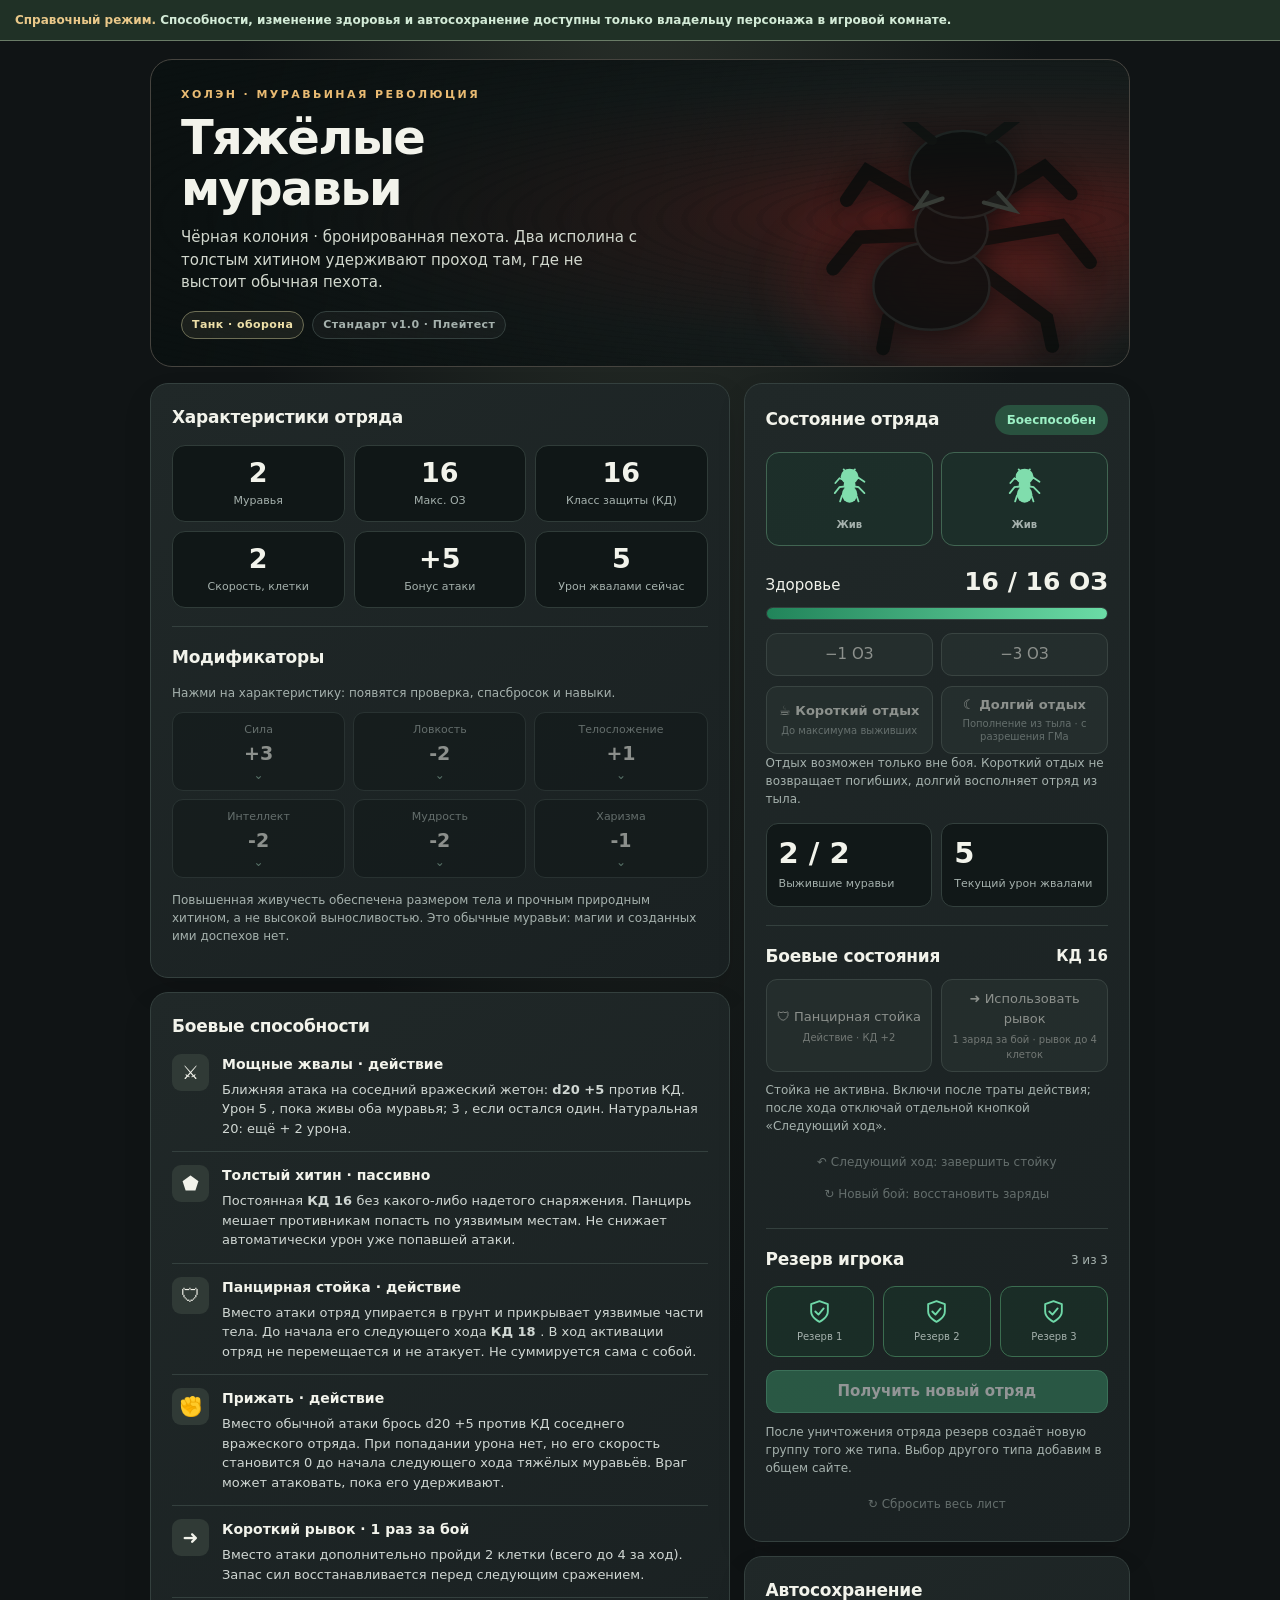
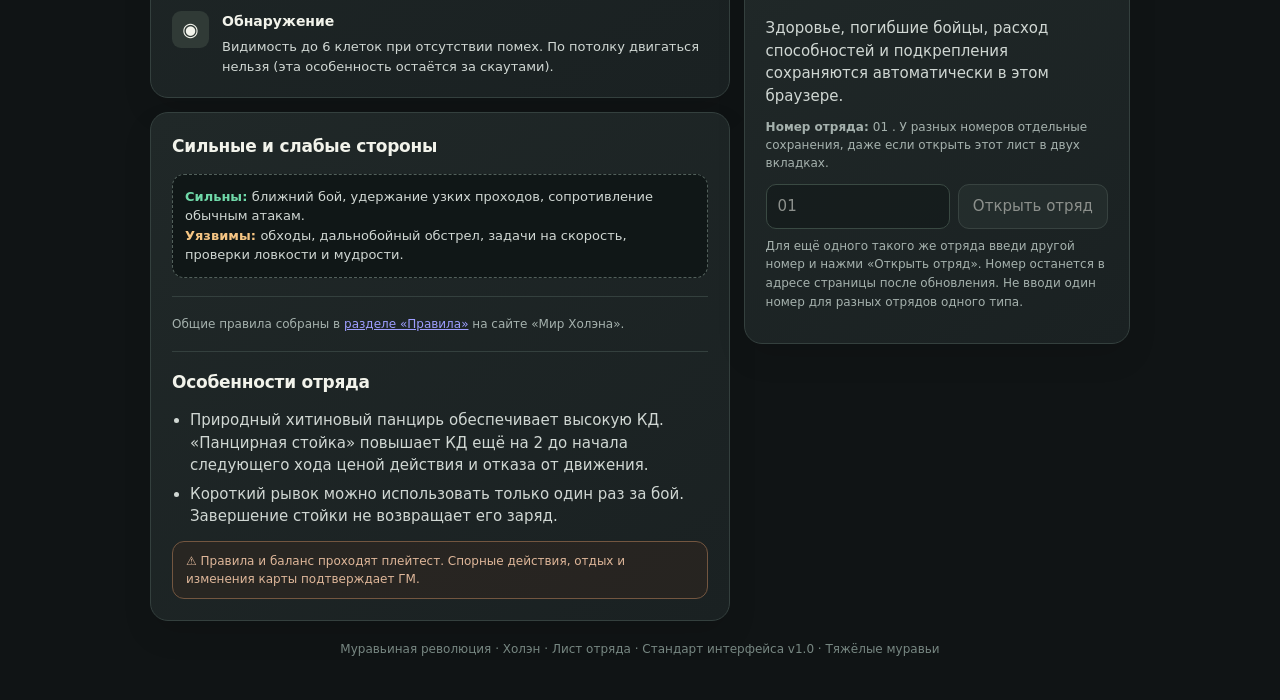
<file: sheets/heavy.html>
<!DOCTYPE html>

<html lang="ru">
<!--
  МУРАВЬИНАЯ РЕВОЛЮЦИЯ — ТЯЖЁЛЫЕ МУРАВЬИ v0.3

  КАК ИЗМЕНЯТЬ САЙТ В VS CODE:
  1. Ctrl + F -> "НАСТРОЙКИ": в объекте const RULES меняй цифры.
  2. Ctrl + F -> "СПОСОБНОСТИ": здесь тексты и описания.
  3. Ctrl + F -> "ПАЛИТРА": цвета и оформление (CSS).
  4. Ctrl + F -> "ПАНЦИРНАЯ СТОЙКА": смотри HTML и JavaScript-кнопку.
  5. Ctrl + S -> обнови вкладку браузера клавишей F5.

  6. Ctrl + F -> "МАСТЕРСТВО И НАВЫКИ": 0 / 1 / 2 для проверок, спасбросков и навыков.

  data-rule/data-signed/data-calc — цифры из RULES, вручную в HTML не меняй.
  Файл автономный, без библиотек и интернета.
-->
<head>
<meta charset="utf-8"/>
<meta content="width=device-width, initial-scale=1" name="viewport"/>
<meta content="#161a1a" name="theme-color"/>
<meta content="Интерактивный лист тяжёлых муравьёв ваншота «Муравьиная революция»" name="description"/>
<title>
   Муравьиная революция — Тяжёлые муравьи
  </title>
<style>
   /* ===== 01. ПАЛИТРА И ЦВЕТА ===== */
:root {
    color-scheme: dark;
    --bg:#101415;
    --panel:#1b2223;
    --panel-2:#222b2b;
    --border:#34403e;
    --text:#f2f3eb;
    --muted:#a5b1ad;
    --green:#6fd8a8;
    --red:#e87870;
    --gold:#e9bb73;
}

* {
    box-sizing:border-box
}

html {
    scroll-behavior:smooth
}

body {
    margin:0;
    color:var(--text);
    background:radial-gradient(ellipse at 50% -10%,#29302a 0%,transparent 45%),var(--bg);
    font:15px/1.5 system-ui,-apple-system,"Segoe UI",sans-serif;
}

.wrap {
    width:min(100% - 28px,980px);
    margin:0 auto;
    padding-bottom:42px
}

/* ===== 02. ШАПКА И ОБЛОЖКА ===== */
.hero {
    margin:18px 0 16px;
    min-height:230px;
    border:1px solid #46443f;
    border-radius:22px;
    overflow:hidden;
    position:relative;
    display:flex;
    align-items:end;
    isolation:isolate;
    background:linear-gradient(105deg,rgba(10,16,16,.94) 10%,rgba(10,16,16,.55) 72%), radial-gradient(ellipse at 84% 50%,#9f2926 0%,#532a26 27%,#252b2a 60%,#18201f 90%);
}

.hero::before {
    content:"";
    position:absolute;
    z-index:-1;
    inset:0;
    background:repeating-radial-gradient(ellipse at 90% 52%, transparent 0 18px, rgba(3,7,8,.08) 19px 25px);
}

.hero::after {
    content:"";
    position:absolute;
    right:-50px;
    bottom:-48px;
    width:440px;
    height:260px;
    background:radial-gradient(ellipse,rgba(228,43,39,.28),transparent 65%);
    filter:blur(12px);
    z-index:-1
}

.hero .art {
    position:absolute;
    right:22px;
    bottom:3px;
    width:min(40%,290px);
    opacity:.82;
    filter:drop-shadow(0 6px 14px #0b0c0c)
}

.hero-content {
    padding:27px 30px;
    z-index:2
}

.eyebrow {
    color:var(--gold);
    font-size:11px;
    letter-spacing:.22em;
    font-weight:800;
    text-transform:uppercase
}

h1 {
    line-height:1.07;
    font-size:clamp(29px,5vw,48px);
    margin:8px 0 12px;
    letter-spacing:-.035em
}

.subtitle {
    color:#d2d8ce;
    max-width:470px;
    margin:0
}

.badges {
    display:flex;
    gap:8px;
    flex-wrap:wrap;
    margin-top:17px
}

.badge {
    padding:5px 10px;
    border:1px solid #6d6e55;
    background:#c9c18e15;
    border-radius:100px;
    font-size:11px;
    font-weight:800;
    letter-spacing:.04em;
    color:#eddfa8
}

.badge.secondary {
    border-color:var(--border);
    background:#ffffff09;
    color:var(--muted)
}

/* ===== 03. КАРТОЧКИ И КОЛОНКИ ===== */
.layout {
    display:grid;
    grid-template-columns:minmax(0,1.2fr) minmax(300px,.8fr);
    gap:14px;
    align-items:start
}

.column {
    display:grid;
    gap:14px
}

.card {
    border:1px solid var(--border);
    background:linear-gradient(145deg,#202828,#1a2122);
    padding:21px;
    border-radius:18px;
    box-shadow:0 14px 30px #00000018
}

h2 {
    font-size:17px;
    margin:0 0 14px;
    letter-spacing:-.015em
}

h3 {
    font-size:14px;
    margin:0 0 5px
}

p {
    margin:0 0 11px;
    color:#d0d7d3
}

/* ===== 04. ХАРАКТЕРИСТИКИ ===== */
.stat-grid {
    display:grid;
    grid-template-columns:repeat(3,1fr);
    gap:9px
}

.stat {
    background:#101717;
    border:1px solid #303c39;
    border-radius:13px;
    padding:12px 7px;
    text-align:center;
    min-width:0
}

.stat strong {
    display:block;
    font-size:27px;
    line-height:1.1;
    font-variant-numeric:tabular-nums
}

.stat span {
    color:var(--muted);
    font-size:11px;
    line-height:1.3;
    display:block;
    margin-top:7px
}

.ability-grid {
    display:grid;
    grid-template-columns:repeat(3,1fr);
    gap:8px
}

.ability {
    text-align:center;
    padding:9px;
    border:1px solid var(--border);
    border-radius:11px
}

.ability span {
    display:block;
    color:var(--muted);
    font-size:11px
}

.ability strong {
    font-size:19px
}

.divider {
    height:1px;
    background:var(--border);
    margin:18px 0
}

.small {
    color:var(--muted);
    font-size:12px
}

/* ===== 05. ЗДОРОВЬЕ И СОСТОЯНИЕ ===== */
.statusbar {
    display:flex;
    align-items:center;
    justify-content:space-between;
    gap:14px
}

.status {
    padding:6px 12px;
    border-radius:30px;
    font-size:12px;
    font-weight:750;
    background:#29523f;
    color:#9cf0c5;
    white-space:nowrap
}

.status.warn {
    background:#6b4e24;
    color:#ffd494
}

.status.danger {
    background:#623130;
    color:#ffaaa0
}

.ants {
    display:grid;
    grid-template-columns:repeat(4,minmax(0,1fr));
    gap:8px;
    margin:17px 0
}

.ant {
    border:1px solid #416552;
    background:#19392d68;
    padding:12px 2px 10px;
    text-align:center;
    border-radius:13px;
    transition:.2s
}

.ant.dead {
    background:#202728;
    border-color:#333d3e;
    opacity:.54
}

.ant svg {
    display:block;
    width:38px;
    height:42px;
    margin:auto auto 5px;
    color:#80ddad
}

.ant.dead svg {
    color:#7a8586
}

.ant span {
    font-size:10px;
    color:var(--muted);
    font-weight:650
}

.hp-head {
    display:flex;
    align-items:baseline;
    justify-content:space-between;
    margin-top:12px
}

.hp-head strong {
    font-size:25px;
    font-variant-numeric:tabular-nums
}

.track {
    margin:7px 0 13px;
    height:13px;
    background:#101617;
    border:1px solid #34413e;
    border-radius:99px;
    overflow:hidden
}

.fill {
    height:100%;
    background:linear-gradient(90deg,#21845a,#6bdca6);
    transition:width .25s ease
}

.fill.low {
    background:linear-gradient(90deg,#ac502c,#e2a44c)
}

.fill.none {
    background:none
}

/* ===== 06. КНОПКИ ===== */
.buttons {
    display:grid;
    grid-template-columns:repeat(3,1fr);
    gap:8px
}

button {
    min-height:43px;
    border:1px solid #52605b;
    border-radius:11px;
    background:#2b3634;
    color:var(--text);
    font-weight:750;
    font:inherit;
    cursor:pointer;
    transition:background .12s,transform .12s
}

button:active:not(:disabled) {
    transform:translateY(1px)
}

button:hover:not(:disabled) {
    background:#3b4c46
}

button:disabled {
    opacity:.4;
    cursor:not-allowed
}

button.primary {
    background:#378963;
    border-color:#59b88a;
    color:white;
    font-weight:800
}

button.primary:hover:not(:disabled) {
    background:#44a576
}

button.quiet {
    border:0;
    background:none;
    color:var(--muted);
    font-size:12px;
    min-height:32px;
    padding:5px
}

button.quiet:hover {
    color:var(--text)
}

.battle-line {
    display:grid;
    grid-template-columns:1fr 1fr;
    gap:9px;
    margin:15px 0 0
}

.battle-stat {
    background:#111818;
    border:1px solid #33403d;
    border-radius:12px;
    padding:12px
}

.battle-stat .value {
    display:block;
    font-size:29px;
    font-weight:800;
    line-height:1.2;
    font-variant-numeric:tabular-nums
}

.battle-stat .label {
    color:var(--muted);
    font-size:11px
}

/* ===== 07. РЕЗЕРВЫ ===== */
.reserve-row {
    display:grid;
    grid-template-columns:repeat(3,1fr);
    gap:9px;
    margin:13px 0
}

.reserve {
    padding:12px 5px;
    text-align:center;
    border:1px solid #3b6d50;
    background:#183a2a75;
    border-radius:12px;
    color:var(--green)
}

.reserve.used {
    color:#77827e;
    border-color:#343b3a;
    background:#1a2121
}

.reserve svg {
    width:25px;
    height:25px;
    display:block;
    margin:auto
}

.reserve span {
    display:block;
    color:var(--muted);
    font-size:10px;
    margin-top:5px
}

.full {
    width:100%
}

/* ===== 08. БЛОКИ СПОСОБНОСТЕЙ ===== */
.skill {
    display:grid;
    grid-template-columns:37px minmax(0,1fr);
    gap:13px;
    padding:13px 0;
    border-bottom:1px solid var(--border)
}

.skill:first-of-type {
    padding-top:0
}

.skill:last-of-type {
    border:0;
    padding-bottom:0
}

.skill-icon {
    display:flex;
    align-items:center;
    justify-content:center;
    background:#303a36;
    border-radius:9px;
    height:37px;
    font-size:19px
}

.skill p {
    font-size:13px;
    line-height:1.5;
    margin-bottom:0
}

.list {
    padding-left:18px;
    margin:7px 0 0;
    color:#d0d7d3
}

.list li {
    margin:6px 0
}

.footer {
    text-align:center;
    color:#778782;
    font-size:12px;
    padding:19px 5px 0
}

.banner {
    border:1px solid #735640;
    background:#3b291e60;
    border-radius:12px;
    padding:10px 13px;
    color:#dfb79a;
    font-size:12px;
    margin-top:13px
}







/* ===== 09. ОСОБЕННОСТИ ТЯЖЁЛЫХ ===== */

.tactic {
    display:grid;
    grid-template-columns:1fr 1fr;
    gap:9px;
    margin-top:10px
}

.ability-btn.active {
    border-color:#b08e5c;
    color:#f4d79e;
    background:#524028
}

.ability-btn {
    font-size:13px;
    padding:9px
}

.ability-btn small {
    display:block;
    font-size:10px;
    font-weight:500;
    opacity:.75
}

.hint {
    background:#101717;
    border:1px dashed #52605b;
    border-radius:12px;
    padding:12px;
    color:#d0d7d3;
    font-size:13px
}

.warning-highlight {
    color:#f5c583
}

/* ===== 10. АДАПТАЦИЯ ПОД ТЕЛЕФОН ===== */
@media(max-width:740px) {
    .layout {
        grid-template-columns:1fr
    }
    .hero {
        min-height:215px
    }
    .hero-content {
        padding:22px
    }
    .hero .art {
        width:41%;
        right:-9px;
        opacity:.46
    }
    .card {
        padding:17px
    }
    .stat strong {
        font-size:23px
    }
}

@media(max-width:380px) {
    .stat-grid {
        grid-template-columns:repeat(2,1fr)
    }
    .hero .art {
        display:none
    }
    .buttons button {
        font-size:13px
    }
}

@media(prefers-reduced-motion:reduce) {
    * {
        transition:none!important;
        scroll-behavior:auto
    }
}

@media(max-width:385px) {
    .tactic {
        grid-template-columns:1fr
    }
}
    
/* ================================================================
   СОСТАВ ОТРЯДА: ДО 8 — СЕТКА, ОТ 9 — СТОПКИ С ЧИСЛАМИ
   Количество столбцов до порога задаёт RULES.antsPerRow.
   Порог компактного режима задаёт RULES.stackFrom.
   ================================================================ */
.ants.ant-stacks {
    display: flex;
    flex-wrap: wrap;
    align-items: stretch;
    gap: 12px;
}

/* Одна стопка: зелёная — живые, серая — погибшие. */
.ant-stack {
    display: flex;
    align-items: center;
    justify-content: space-between;
    gap: 10px;
    flex: 1 1 154px;
    min-width: 0;
    padding: 12px 13px;
    border: 1px solid #416552;
    border-radius: 13px;
    background: #19392d68;
}

.ant-stack.dead {
    background: #202728;
    border-color: #454e51;
}

.ant-stack-icons {
    display: flex;
    align-items: center;
    flex-shrink: 0;
    padding-left: 10px;
}

.ant-stack-icon {
    display: block;
    width: 29px;
    height: 43px;
    margin-left: -10px;
    color: #80ddad;
    filter: drop-shadow(0 2px 3px rgba(0,0,0,.3));
}

.ant-stack-icon svg {
    display: block;
    width: 29px;
    height: 43px;
}

.ant-stack.dead .ant-stack-icon {
    color: #7a8586;
}

.ant-stack-info {
    display: flex;
    flex-direction: column;
    text-align: right;
    align-items: flex-end;
    gap: 2px;
}

.ant-stack-info strong {
    color: #80ddad;
    font-size: 25px;
    line-height: 1;
    font-weight: 800;
    font-variant-numeric: tabular-nums;
}

.ant-stack.dead .ant-stack-info strong {
    color: #c1c7c9;
}

.ant-stack-info span {
    color: var(--muted);
    font-size: 11px;
    font-weight: 650;
}



/* ===== 11. ЕДИНЫЙ СТАНДАРТ v1.0 — СОСТОЯНИЯ КНОПОК ===== */
.ability-btn.active, .ability-btn.selected {
    background: #244f3d;
    border-color: #66c99b;
    color: #e9fff1;
}
.ability-btn.spent, .ability-btn:disabled {
    background: #232a29;
    border-color: #3b4240;
    color: #9ca6a0;
    opacity: .55;
}
.ability-btn:focus-visible, .squad-id-controls input:focus-visible {
    outline: 2px solid #73dcac;
    outline-offset: 3px;
}
/* Тактические кнопки в две колонки, как у тяжёлых. */
.tactic .ability-btn { min-width: 0; overflow-wrap: anywhere; }
.tactic .ability-btn small { margin-top: 4px; }
.ability-summary {
    border: 1px solid #41534a;
    background: #101c19;
    color: #c8d9d1;
    padding: 10px 11px;
    border-radius: 11px;
    margin-top: 9px;
    font-size: 12px;
}
.ability-static {
    border: 1px solid #42514a;
    border-radius: 11px;
    background: #24302e;
    padding: 9px;
    text-align: center;
    font-size: 13px;
    display: flex;
    flex-direction: column;
    align-items: center;
    justify-content: center;
    gap: 3px;
}
.ability-static small {color: var(--muted); font-size: 10px;}
/* У каждого экземпляра собственное локальное сохранение. */
.squad-id-controls { display: flex; flex-wrap: wrap; gap: 8px; margin-top: 12px; }
.squad-id-controls input {
    min-width: 0;
    flex: 1 1 110px;
    padding: 10px 11px;
    color: var(--text);
    background: #101717;
    border: 1px solid #556c5f;
    border-radius: 10px;
    font: inherit;
}
.squad-id-controls button { padding: 8px 14px; min-height: 41px; }
.instance-hint { color: var(--muted); font-size: 12px; line-height: 1.55; margin-top: 8px; }
@media (max-width:380px) {
    .tactic {grid-template-columns: repeat(2, minmax(0,1fr));}
    .ability-btn {font-size:11px;}
}
/* ================================================================
   12. РАСКРЫВАЮЩАЯСЯ ПАНЕЛЬ ХАРАКТЕРИСТИК (ЕДИНЫЙ СТАНДАРТ v1.2)
   Цвета наследуются от тяжёлых муравьёв; здесь только анимация и компоновка.
   Чтобы поменять МАСТЕРСТВО, НЕ нужно редактировать CSS — ищи RULES.
   ================================================================ */
.ability-trigger {
    display: flex;
    flex-direction: column;
    align-items: center;
    justify-content: center;
    min-width: 0;
    min-height: 76px;
    background: #101717;
    color: var(--text);
    font: inherit;
    cursor: pointer;
    transition: background .22s ease, border-color .22s ease, box-shadow .22s ease;
}
.ability-trigger:hover { border-color: #658b76; background: #202f29; }
.ability-trigger.is-open {
    background: #244f3d;
    border-color: #66c99b;
    box-shadow: inset 0 0 0 1px rgba(111,216,168,.15);
}
.ability-trigger:focus-visible {
    outline: 2px solid var(--green);
    outline-offset: 3px;
}
.ability-trigger strong {
    display: block;
    font-variant-numeric: tabular-nums;
    transition: filter .19s ease, opacity .19s ease, transform .19s ease;
}
/* Нажатая цифра плавно размывается, при закрытии возвращается. */
.ability-trigger.is-open strong {
    filter: blur(4px);
    opacity: .17;
    transform: scale(.86);
}
.ability-trigger .ability-chevron {
    font-size: 12px;
    color: #8fbba7;
    line-height: 1;
    margin-top: 2px;
    transition: transform .25s ease;
}
.ability-trigger.is-open .ability-chevron { transform: rotate(180deg); }

/* Сетка из 0fr в 1fr позволяет раскрыть панель без заданной высоты. */
.attribute-panel {
    display: grid;
    grid-template-rows: 0fr;
    opacity: 0;
    visibility: hidden;
    margin-top: 0;
    transition: grid-template-rows .30s ease, opacity .23s ease,
                margin-top .30s ease, visibility 0s linear .30s;
}
.attribute-panel.open {
    grid-template-rows: 1fr;
    opacity: 1;
    visibility: visible;
    margin-top: 12px;
    transition: grid-template-rows .30s ease, opacity .23s ease,
                margin-top .30s ease, visibility 0s;
}
.attribute-panel-inner { min-height: 0; overflow: hidden; }
.attribute-panel-body {
    padding: 13px;
    border: 1px solid #476255;
    border-radius: 12px;
    background: #111d19;
}
.attribute-heading { display: flex; gap: 8px; flex-wrap: wrap; justify-content: space-between; align-items: baseline; margin-bottom: 12px; }
.attribute-heading strong { font-size: 14px; letter-spacing: .03em; }
.attribute-heading span { color: var(--muted); font-size: 12px; }
.attribute-rolls { display: grid; grid-template-columns: repeat(2,minmax(0,1fr)); gap: 8px; margin-bottom: 12px; }
.attribute-roll {
    border: 1px solid #435750;
    background: #26332e;
    padding: 10px;
    border-radius: 10px;
    min-width: 0;
}
.attribute-roll-label { display: block; font-size: 10px; color: #abc4b8; font-weight: 800; letter-spacing: .03em; }
.attribute-roll-value { display: block; font-size: 24px; font-weight: 800; line-height: 1.18; margin: 4px 0; font-variant-numeric: tabular-nums; }
.attribute-rank { display: flex; align-items: center; gap: 6px; font-size: 10px; color: #b1c6ba; }
.attribute-rank.proficient { color: #78d8aa; }
.attribute-rank.expert { color: #e9bb73; }
.attribute-rank-symbol { font-size: 17px; line-height: 1; font-weight: 800; min-width: 16px; }
.attribute-section-heading { color: #b7d3c5; font-size: 11px; font-weight: 800; letter-spacing: .05em; margin: 4px 0 7px; }
.attribute-skills { display: flex; flex-direction: column; gap: 6px; }
.attribute-skill {
    display: flex; justify-content: space-between; align-items: center;
    gap: 8px; min-width: 0;
    border-radius: 9px; background: #25352f; padding: 8px 10px;
}
.attribute-skill-name { display: block; font-size: 13px; color: #f2f3eb; font-weight: 700; }
.attribute-skill-value {
    flex-shrink: 0; font-size: 15px; font-weight: 800;
    background: #354840; border-radius: 7px;
    min-width: 44px; text-align: center; padding: 6px 7px;
    font-variant-numeric: tabular-nums;
}
.attribute-empty { color: var(--muted); font-size: 12px; padding: 10px 0 2px; }
.attribute-legend { margin-top: 11px; font-size: 10px; color: #a4bcb0; line-height: 1.6; }
/* При каждом выборе характеристики строки проявляются одна за другой. */
.attribute-panel.open .attribute-stagger { animation: attributeReveal .33s cubic-bezier(.22,.7,.2,1) both; animation-delay: var(--stagger-delay,0ms); }
@keyframes attributeReveal {
    from { opacity: 0; transform: translateY(7px); filter: blur(2px); }
    to { opacity: 1; transform: translateY(0); filter: blur(0); }
}
@media (max-width:380px) {
    .attribute-panel-body { padding: 10px; }
    .attribute-roll { padding: 8px; }
    .attribute-roll-value { font-size: 22px; }
    .attribute-skill { padding: 7px 8px; }
}
@media (prefers-reduced-motion:reduce) {
    .attribute-panel, .attribute-panel.open, .ability-trigger,
    .ability-trigger strong, .ability-trigger .ability-chevron,
    .attribute-panel.open .attribute-stagger {
        transition: none !important;
        animation: none !important;
        filter: none !important;
    }
    .ability-trigger.is-open strong { opacity: .38; }
}


  
/* ===== ДОПОЛНЕНИЕ: КОРОТКИЙ И ДОЛГИЙ ОТДЫХ ===== */
.damage-buttons {grid-template-columns:repeat(2,minmax(0,1fr))}
.rest-row {display:grid;grid-template-columns:repeat(2,minmax(0,1fr));gap:8px;margin-top:10px}
.rest-row button {padding:10px 8px;min-height:66px;line-height:1.25}
.rest-row button span {display:block;font-size:13px;font-weight:750}
.rest-row button small {display:block;font-size:10px;color:var(--muted);font-weight:400;margin-top:5px}
@media(max-width:360px){.rest-row button span{font-size:11px}.rest-row button small{font-size:9px}}


.sheet-central-rules { margin-top: 14px; }\n.sheet-central-rules a { color: var(--green); text-decoration: underline; text-underline-offset: 3px; }\n
</style>
<script src="../auth-access.js?v=01210"></script></head>
<body>
<!-- НАЧАЛО HTML: то, что отображается в браузере. -->
<main class="wrap">
<!-- ОБЛОЖКА: здесь можно заменить название или описание. -->
<section aria-label="Обложка отряда" class="hero">
<svg aria-hidden="true" class="art" viewbox="0 0 360 300">
<g fill="#090e0e" stroke="#1c2524" stroke-linecap="round" stroke-width="3">
<path d="M155 115 62 61 37 97M157 139 52 143 20 182M172 169 89 244 82 281M190 112 282 56 315 89M194 147 303 129 339 174M194 177 285 244 292 278" fill="none" stroke="#080d0c" stroke-width="17">
</path>
<ellipse cx="142" cy="204" rx="72" ry="54">
</ellipse>
<ellipse cx="167" cy="133" rx="45" ry="42">
</ellipse>
<ellipse cx="181" cy="65" rx="66" ry="54">
</ellipse>
<path d="M143 23 99 -13M214 22 268 -20" fill="none" stroke="#0b1211" stroke-width="12">
</path>
<path d="M137 87 124 106 156 95M225 88 245 110 207 100" fill="#111d1b" stroke="#31443e" stroke-width="5">
</path>
</g>
</svg>
<div class="hero-content">
<div class="eyebrow">
      Холэн · Муравьиная революция
     </div>
<h1>
      Тяжёлые
      <br/>
      муравьи
     </h1>
<p class="subtitle">
      Чёрная колония · бронированная пехота. Два исполина с толстым хитином удерживают проход там, где не выстоит обычная пехота.
     </p>
<div class="badges">
<span class="badge">
       Танк · оборона
      </span>
<span class="badge secondary">
       Стандарт v1.0 · Плейтест
      </span>
</div>
</div>
</section>
<div class="layout">
<div class="column">
<section class="card">
<h2>
       Характеристики отряда
      </h2>
<!-- ХАРАКТЕРИСТИКИ: цифры идут из блока JavaScript RULES, вручную править их здесь не нужно. -->
<div class="stat-grid">
<div class="stat">
<strong data-rule="members">
         2
        </strong>
<span>
         Муравья
        </span>
</div>
<div class="stat">
<strong data-calc="maxHp">
         16
        </strong>
<span>
         Макс. ОЗ
        </span>
</div>
<div class="stat">
<strong id="top-ac">
         16
        </strong>
<span>
         Класс защиты (КД)
        </span>
</div>
<div class="stat">
<strong data-rule="speed">
         2
        </strong>
<span>
         Скорость, клетки
        </span>
</div>
<div class="stat">
<strong data-signed="attackBonus">
         +5
        </strong>
<span>
         Бонус атаки
        </span>
</div>
<div class="stat">
<strong id="top-damage">
         5
        </strong>
<span>
         Урон жвалами сейчас
        </span>
</div>
</div>
<div class="divider">
</div>
<h2>
       Модификаторы
      </h2>
<!-- =====================================================
           ИНТЕРАКТИВНЫЕ ХАРАКТЕРИСТИКИ И РАСКРЫВАЮЩИЕСЯ НАВЫКИ
           Ранги мастерства и спасбросков изменяются ТОЛЬКО в RULES.mastery.
           ===================================================== -->
<p class="small" style="margin-bottom:10px">Нажми на характеристику: появятся проверка, спасбросок и навыки.</p>
<div class="ability-grid" id="ability-buttons">
<button aria-controls="ability-details" aria-expanded="false" class="ability ability-trigger" data-ability="strength" title="Показать навыки: Сила" type="button">
<span>Сила</span>
<strong data-signed="strength">+0</strong>
<span aria-hidden="true" class="ability-chevron">⌄</span>
</button>
<button aria-controls="ability-details" aria-expanded="false" class="ability ability-trigger" data-ability="dexterity" title="Показать навыки: Ловкость" type="button">
<span>Ловкость</span>
<strong data-signed="dexterity">+0</strong>
<span aria-hidden="true" class="ability-chevron">⌄</span>
</button>
<button aria-controls="ability-details" aria-expanded="false" class="ability ability-trigger" data-ability="constitution" title="Показать навыки: Телосложение" type="button">
<span>Телосложение</span>
<strong data-signed="constitution">+0</strong>
<span aria-hidden="true" class="ability-chevron">⌄</span>
</button>
<button aria-controls="ability-details" aria-expanded="false" class="ability ability-trigger" data-ability="intelligence" title="Показать навыки: Интеллект" type="button">
<span>Интеллект</span>
<strong data-signed="intelligence">+0</strong>
<span aria-hidden="true" class="ability-chevron">⌄</span>
</button>
<button aria-controls="ability-details" aria-expanded="false" class="ability ability-trigger" data-ability="wisdom" title="Показать навыки: Мудрость" type="button">
<span>Мудрость</span>
<strong data-signed="wisdom">+0</strong>
<span aria-hidden="true" class="ability-chevron">⌄</span>
</button>
<button aria-controls="ability-details" aria-expanded="false" class="ability ability-trigger" data-ability="charisma" title="Показать навыки: Харизма" type="button">
<span>Харизма</span>
<strong data-signed="charisma">+0</strong>
<span aria-hidden="true" class="ability-chevron">⌄</span>
</button>
</div>
<div aria-hidden="true" aria-label="Проверки, спасброски и навыки" class="attribute-panel" id="ability-details" role="region">
<div class="attribute-panel-inner">
<div class="attribute-panel-body" id="ability-details-content"></div>
</div>
</div>
<p class="small" style="margin-top:13px">
       Повышенная живучесть обеспечена размером тела и прочным природным хитином, а не высокой выносливостью. Это обычные муравьи: магии и созданных ими доспехов нет.
      </p>
</section>
<section class="card">
<h2>
       Боевые способности
      </h2>
<!-- СПОСОБНОСТИ: чтобы добавить описательную способность, скопируй целиком соседний div class="skill". -->
<div class="skill">
<div class="skill-icon">
        ⚔
       </div>
<div>
<h3>
         Мощные жвалы · действие
        </h3>
<p>
         Ближняя атака на соседний вражеский жетон:
         <strong>
          d20
          <span data-signed="attackBonus">
           +5
          </span>
</strong>
         против КД. Урон
         <span data-rule="fullDamage">
          5
         </span>
         , пока живы оба муравья;
         <span data-rule="woundedDamage">
          3
         </span>
         , если остался один. Натуральная 20: ещё +
         <span data-rule="criticalExtra">
          2
         </span>
         урона.
        </p>
</div>
</div>
<div class="skill">
<div class="skill-icon">
        ⬟
       </div>
<div>
<h3>
         Толстый хитин · пассивно
        </h3>
<p>
         Постоянная
         <strong>
          КД
          <span data-rule="armorClass">
           16
          </span>
</strong>
         без какого-либо надетого снаряжения. Панцирь мешает противникам попасть по уязвимым местам. Не снижает автоматически урон уже попавшей атаки.
        </p>
</div>
</div>
<div class="skill">
<div class="skill-icon">
        🛡
       </div>
<div>
<h3>
         Панцирная стойка · действие
        </h3>
<p>
         Вместо атаки отряд упирается в грунт и прикрывает уязвимые части тела. До начала его следующего хода
         <strong>
          КД
          <span data-calc="guardAc">
           18
          </span>
</strong>
         . В ход активации отряд не перемещается и не атакует. Не суммируется сама с собой.
        </p>
</div>
</div>
<div class="skill">
<div class="skill-icon">
        ✊
       </div>
<div>
<h3>
         Прижать · действие
        </h3>
<p>
         Вместо обычной атаки брось d20
         <span data-signed="attackBonus">
          +5
         </span>
         против КД соседнего вражеского отряда. При попадании урона нет, но его скорость становится 0 до начала следующего хода тяжёлых муравьёв. Враг может атаковать, пока его удерживают.
        </p>
</div>
</div>
<div class="skill">
<div class="skill-icon">
        ➜
       </div>
<div>
<h3>
         Короткий рывок · 1 раз за бой
        </h3>
<p>
         Вместо атаки дополнительно пройди
         <span data-rule="speed">
          2
         </span>
         клетки (всего до
         <span data-calc="dashSpeed">
          4
         </span>
         за ход). Запас сил восстанавливается перед следующим сражением.
        </p>
</div>
</div>
<div class="skill">
<div class="skill-icon">
        ◉
       </div>
<div>
<h3>
         Обнаружение
        </h3>
<p>
         Видимость до
         <span data-rule="visionRange">
          6
         </span>
         клеток при отсутствии помех. По потолку двигаться нельзя (эта особенность остаётся за скаутами).
        </p>
</div>
</div>
</section>
<section class="card">
<h2>
       Сильные и слабые стороны
      </h2>
<div class="hint">
<strong style="color:var(--green)">
        Сильны:
       </strong>
       ближний бой, удержание узких проходов, сопротивление обычным атакам.
       <br/>
<strong class="warning-highlight">
        Уязвимы:
       </strong>
       обходы, дальнобойный обстрел, задачи на скорость, проверки ловкости и мудрости.
      </div>
<div class="divider">
</div>
<p class="small sheet-central-rules">Общие правила собраны в <a href="../index.html#rules" target="_blank" rel="noopener noreferrer">разделе «Правила»</a> на сайте «Мир Холэна».</p><div class="divider"></div><h2>Особенности отряда</h2><div class="class-rule-hint"><ul class="list"><li>Природный хитиновый панцирь обеспечивает высокую КД. «Панцирная стойка» повышает КД ещё на 2 до начала следующего хода ценой действия и отказа от движения.</li><li>Короткий рывок можно использовать только один раз за бой. Завершение стойки не возвращает его заряд.</li></ul></div><div class="banner">⚠ Правила и баланс проходят плейтест. Спорные действия, отдых и изменения карты подтверждает ГМ.</div></section>
</div>
<div class="column">
<!-- ИНТЕРАКТИВНЫЙ ЛИСТ: кнопки с id подключены в разделе СОБЫТИЯ JavaScript. -->
<section class="card" id="sheet">
<div class="statusbar">
<h2 style="margin:0">
        Состояние отряда
       </h2>
<span class="status" id="status">
        Боеспособен
       </span>
</div>
<div aria-live="polite" class="ants" id="ants">
</div>
<div class="hp-head">
<span>
        Здоровье
       </span>
<strong id="hp-label">
        0 / 0 ОЗ
       </strong>
</div>
<div aria-label="Здоровье отряда" aria-valuemax="16" aria-valuemin="0" aria-valuenow="16" class="track" id="hp-track" role="progressbar">
<div class="fill" id="hp-fill" style="width:100%">
</div>
</div>
<div class="buttons damage-buttons">
<button id="hit1" type="button">
        −1 ОЗ
       </button>
<button id="hit3" type="button">
        −3 ОЗ
       </button>
</div><div class="rest-row"><button id="short-rest" type="button"><span>☕ Короткий отдых</span><small>До максимума выживших</small></button><button id="long-rest" type="button"><span>☾ Долгий отдых</span><small>Пополнение из тыла · с разрешения ГМа</small></button></div><p class="small" id="rest-help">Отдых возможен только вне боя. Короткий отдых не возвращает погибших, долгий восполняет отряд из тыла.</p>
<div class="battle-line">
<div class="battle-stat">
<span class="value" id="alive">
         —
        </span>
<span class="label">
         Выжившие муравьи
        </span>
</div>
<div class="battle-stat">
<span class="value" id="damage">
         —
        </span>
<span class="label">
         Текущий урон жвалами
        </span>
</div>
</div>
<div class="divider">
</div>
<div class="statusbar">
<h2 style="margin:0">
        Боевые состояния
       </h2>
<strong id="current-ac">
        КД 16
       </strong>
</div>
<div class="tactic">
<!-- ПАНЦИРНАЯ СТОЙКА: переключение в разделе СОБЫТИЯ. Значение КД берётся из RULES. -->
<button class="ability-btn" id="guard" type="button">
        🛡 Панцирная стойка
        <small>
         Действие · КД +2
        </small>
</button>
<button class="ability-btn" id="dash" type="button">
        ➜ Использовать рывок
        <small>
         1 заряд за бой · рывок до 4 клеток
        </small>
</button>
</div>
<p class="small" id="guard-help" style="margin-top:9px">
       Включи стойку после траты действия. Она закончится в начале следующего хода; включённая стойка даёт +2 КД.
      </p>
<!-- ОТДЕЛЬНОЕ ЗАВЕРШЕНИЕ СТОЙКИ: не восстанавливает потраченный рывок. -->
<button class="quiet full" id="next-turn" type="button">
       ↶ Следующий ход: завершить стойку
      </button>
<button class="quiet full" id="new-battle" type="button">
       ↻ Новый бой: восстановить заряды
      </button>
<div class="divider">
</div>
<div class="statusbar">
<h2 style="margin:0">
        Резерв игрока
       </h2>
<span class="small" id="reserve-count">
        —
       </span>
</div>
<!-- РЕЗЕРВЫ: значки генерируются в render(). -->
<div class="reserve-row" id="reserve-row">
</div>
<button class="primary full" id="replace" type="button">
       Получить новый отряд
      </button>
<p class="small" style="margin-top:10px">
       После уничтожения отряда резерв создаёт новую группу того же типа. Выбор другого типа добавим в общем сайте.
      </p>
<div style="text-align:center">
<button class="quiet" id="reset" type="button">
        ↻ Сбросить весь лист
       </button>
</div>
</section>
<section class="card">
<h2>
       Автосохранение
      </h2>
<p>
       Здоровье, погибшие бойцы, расход способностей и подкрепления сохраняются автоматически в этом браузере.
      </p>
<p class="small">
<strong>
        Номер отряда:
       </strong>
<span id="instance-label">
        01
       </span>
       . У разных номеров отдельные сохранения, даже если открыть этот лист в двух вкладках.
      </p>
<div class="squad-id-controls">
<input aria-label="Номер отряда" autocomplete="off" id="squad-id" maxlength="24" placeholder="Например: 01 или Б-2"/>
<button id="open-squad" type="button">
        Открыть отряд
       </button>
</div>
<p class="instance-hint">
       Для ещё одного такого же отряда введи другой номер и нажми «Открыть отряд». Номер останется в адресе страницы после обновления. Не вводи один номер для разных отрядов одного типа.
      </p>
</section>
</div>
</div>
<div class="footer">
    Муравьиная революция · Холэн · Лист отряда · Стандарт интерфейса v1.0 · Тяжёлые муравьи
   </div>
</main>
<script src="../sheet-access.js"></script>
<script>
   "use strict";

// ================================================================
//  1. НАСТРОЙКИ — ОСНОВНЫЕ ЦИФРЫ МЕНЯЮТСЯ ЗДЕСЬ
// ================================================================
// Совет: меняй числа после двоеточия, не убирай запятые или скобки.
// Везде, где в HTML стоит data-rule/data-signed/data-calc,
// значение обновится автоматически. Ничего искать по файлу не нужно.
const RULES = {
    // ОТОБРАЖЕНИЕ МУРАВЬЁВ В БЛОКЕ «СОСТОЯНИЕ ОТРЯДА»
    antsPerRow: 4,          // 4 иконки в ряд; 5-я переходит на новую строку
    stackFrom: 8,           // 8 и меньше — сетка, с 9 — стопки + число

    members: 2,            // Два тяжёлых муравья
    hpPerAnt: 8,           // У каждого по 8 ОЗ (всего: 16)
    armorClass: 16,        // Постоянный КД за счёт толстого хитина
    guardBonus: 2,         // Бонус КД в панцирной стойке
    speed: 2,              // Очень медленное движение
    visionRange: 6,        // Дальность обнаружения
    attackBonus: 5,        // Бросок атаки: d20 + 5
    fullDamage: 5,         // Урон при полном составе
    woundedDamage: 3,      // Урон после гибели первого муравья
    criticalExtra: 2,      // Доп. урон при критическом попадании

    maxReserves: 3,        // Число подкреплений

    // Модификаторы характеристик
    strength: 3,          // Сила
    dexterity: -2,        // Ловкость
    constitution: 1,      // Телосложение
    intelligence: -2,     // Интеллект
    wisdom: -2,           // Мудрость
    charisma: -1,           // Харизма

    // ============================================================
    //  МАСТЕРСТВО И НАВЫКИ — РЕДАКТИРОВАТЬ ЗДЕСЬ
    // ============================================================
    // 0 — без мастерства; 1 — мастерство (+2); 2 — супермастерство (+4).
    // Можешь менять 0 / 1 / 2, не редактируя HTML, CSS и функции.
    // Распределение пока ПРЕДВАРИТЕЛЬНОЕ, утверждается с ГМ.
    mastery: {
        bonus: 2,                   // Базовый бонус мастерства

        // Проверки основных характеристик (без навыков)
        checks: {
            strength: 0,  // Сила
            dexterity: 0,  // Ловкость
            constitution: 0,  // Телосложение
            intelligence: 0,  // Интеллект
            wisdom: 0,  // Мудрость
            charisma: 0,  // Харизма
        },

        // Спасброски по характеристикам
        saves: {
            strength: 1,  // Сила
            dexterity: 0,  // Ловкость
            constitution: 1,  // Телосложение
            intelligence: 0,  // Интеллект
            wisdom: 0,  // Мудрость
            charisma: 0,  // Харизма
        },

        // Владение навыками (в том же порядке, что в раскрывающихся панелях)
        skills: {
            athletics: 1,  // Сила: Атлетика
            acrobatics: 0,  // Ловкость: Акробатика
            sleightOfHand: 0,  // Ловкость: Ловкость рук
            stealth: 0,  // Ловкость: Скрытность
            arcana: 0,  // Интеллект: Магия
            history: 0,  // Интеллект: История
            investigation: 0,  // Интеллект: Анализ
            nature: 0,  // Интеллект: Природа
            religion: 0,  // Интеллект: Религия
            animalHandling: 0,  // Мудрость: Уход за животными
            insight: 0,  // Мудрость: Проницательность
            medicine: 0,  // Мудрость: Медицина
            perception: 0,  // Мудрость: Внимательность
            survival: 0,  // Мудрость: Выживание
            deception: 0,  // Харизма: Обман
            intimidation: 0,  // Харизма: Запугивание
            performance: 0,  // Харизма: Выступление
            persuasion: 0  // Харизма: Убеждение
        }
    }
};

// Вычисления ниже зависят от RULES, вручную их менять не нужно.
const MAX_HP = RULES.members * RULES.hpPerAnt;
const DASH_SPEED = RULES.speed * 2;
const GUARD_AC = RULES.armorClass + RULES.guardBonus;

// ================================================================
//  2. СОСТОЯНИЕ И АВТОСОХРАНЕНИЕ
// ================================================================
// RULES = правила отряда, state = то, что меняется во время боя.
// Старое сохранение будет открыто, если исходные размеры отряда не менялись.
// У каждого экземпляра (номер в адресе #01, #02...) отдельное состояние.
// Смена номера не уничтожает старое сохранение: оно остаётся доступным.
const LEGACY_STORAGE_KEY = "ants-revolution-heavy-squad-v1";
const STORAGE_PREFIX = "ants-revolution-heavy-squad-v1-standard-v1";
let squadId = decodeURIComponent(window.location.hash.substring(1)) || "01";
function storageKey() {
    return `${STORAGE_PREFIX}:${squadId}`;
}
const RULES_SIGNATURE = `${RULES.members}:${RULES.hpPerAnt}:${RULES.maxReserves}`;

function startingState() {
    return {
        hp: MAX_HP,
        cap: MAX_HP,  // Потолок лечения: падает, если погиб целый муравей
        reserves: RULES.maxReserves,
        guard: false,  // Активна ли панцирная стойка
        dashUsed: false  // Был ли потрачен короткий рывок
    };
}

let state = startingState();

function loadState() {
    if(!window.HOLEN_SHEET_EDITABLE)return;
    try {
        const saved = JSON.parse(localStorage.getItem(storageKey()) || (squadId === "01" ? localStorage.getItem(LEGACY_STORAGE_KEY) : null));
        if (!saved) return;

        // Это защищает от загрузки прогресса с несовместимыми настройками.
        const validNumbers =
            Number.isInteger(saved.hp) && Number.isInteger(saved.cap) &&
            Number.isInteger(saved.reserves) &&
            saved.hp >= 0 && saved.hp <= MAX_HP &&
            saved.cap >= 0 && saved.cap <= MAX_HP &&
            saved.hp <= saved.cap &&
            saved.cap % RULES.hpPerAnt === 0 &&
            saved.reserves >= 0 && saved.reserves <= RULES.maxReserves;

        const sameRules = saved.rulesSignature === RULES_SIGNATURE ||
            (saved.rulesSignature === undefined && RULES_SIGNATURE === "2:8:3");

        if (validNumbers && sameRules && typeof saved.guard === "boolean" && typeof saved.dashUsed === "boolean") {
            state = {
                hp: saved.hp,
                cap: saved.cap,
                reserves: saved.reserves,
                guard: saved.guard,
                dashUsed: saved.dashUsed
            };
        }
    } catch (error) {
        // Если localStorage недоступен, все кнопки продолжают работать.
    }
}

function saveState() {
    if(!window.HOLEN_SHEET_EDITABLE)return;
    try {
        localStorage.setItem(storageKey(), JSON.stringify({ ...state, rulesSignature: RULES_SIGNATURE }));
    } catch (error) {
        // Локальное сохранение может быть отключено настройками браузера.
    }
}

// ================================================================
//  3. ВСПОМОГАТЕЛЬНЫЕ ФУНКЦИИ
// ================================================================
function byId(id) {
    return document.getElementById(id);
}

function survivors() {
    // 1 непустой сегмент здоровья = 1 живой муравей.
    return Math.ceil(state.hp / RULES.hpPerAnt);
}

function signed(value) {
    return value >= 0 ? `+${value}` : String(value);
}

// data-rule, data-signed и data-calc — специальные метки в HTML.
// Все подписанные ими числа автоматически приходят из RULES.
function updateRuleLabels() {
    const calculated = { maxHp: MAX_HP, dashSpeed: DASH_SPEED, guardAc: GUARD_AC };

    document.querySelectorAll("[data-rule], [data-signed], [data-calc]").forEach((element) => {
        let value;
        if (element.hasAttribute("data-rule")) {
            value = RULES[element.dataset.rule];
        } else if (element.hasAttribute("data-signed")) {
            value = signed(RULES[element.dataset.signed]);
        } else {
            value = calculated[element.dataset.calc];
        }

        const prefix = element.dataset.prefix || "";
        const suffix = element.dataset.suffix || "";
        element.textContent = prefix + value + suffix;
    });
}

// ================================================================
//  3А. ВЫПАДАЮЩАЯ ПАНЕЛЬ НАВЫКОВ И СПАСБРОСКОВ
// ================================================================
// Здесь ТОЛЬКО отображение и подписи. Мастерство меняй в RULES.mastery.
// Добавляешь навык? Добавь его название здесь и степень в RULES.mastery.skills.
// Телосложение не имеет стандартных навыков в D&D — проверки и спасы есть.
const SKILLS_BY_ABILITY = {
    strength:      { label: "Сила", skills: [["athletics", "Атлетика"]] },
    dexterity:     { label: "Ловкость", skills: [["acrobatics", "Акробатика"], ["sleightOfHand", "Ловкость рук"], ["stealth", "Скрытность"]] },
    constitution:  { label: "Телосложение", skills: [] },
    intelligence:  { label: "Интеллект", skills: [["investigation", "Анализ"], ["history", "История"], ["arcana", "Магия"], ["nature", "Природа"], ["religion", "Религия"]] },
    wisdom:        { label: "Мудрость", skills: [["perception", "Внимательность"], ["survival", "Выживание"], ["medicine", "Медицина"], ["insight", "Проницательность"], ["animalHandling", "Уход за животными"]] },
    charisma:      { label: "Харизма", skills: [["deception", "Обман"], ["intimidation", "Запугивание"], ["performance", "Выступление"], ["persuasion", "Убеждение"]] }
};

// Закрытая панель не влияет на сохранения и здоровье.
let openedAbility = null;

function getMasteryRank(group, name) {
    const rank = RULES.mastery[group][name] ?? 0;
    // В случае опечатки в настройках не выдаём бесконечные бонусы.
    return [0, 1, 2].includes(rank) ? rank : 0;
}

function rollModifier(ability, group, name) {
    return RULES[ability] + getMasteryRank(group, name) * RULES.mastery.bonus;
}

function masteryLabel(rank) {
    if (rank === 2) return "Супермастерство";
    if (rank === 1) return "Мастерство";
    return "Без мастерства";
}

function masterySymbol(rank) {
    return rank === 2 ? "◎" : rank === 1 ? "●" : "○";
}

function rankMarkup(rank) {
    const modifierClass = rank === 2 ? "expert" : rank === 1 ? "proficient" : "";
    return `<span class="attribute-rank ${modifierClass}">
        <span class="attribute-rank-symbol" aria-hidden="true">${masterySymbol(rank)}</span>
        ${masteryLabel(rank)}
    </span>`;
}

function renderAbilityDetails(key) {
    const ability = SKILLS_BY_ABILITY[key];
    const checkRank = getMasteryRank("checks", key);
    const saveRank = getMasteryRank("saves", key);
    const skills = ability.skills.map(([id, label], index) => {
        const rank = getMasteryRank("skills", id);
        return `<div class="attribute-skill attribute-stagger" style="--stagger-delay:${115 + index * 50}ms">
            <div><span class="attribute-skill-name">${label}</span>${rankMarkup(rank)}</div>
            <strong class="attribute-skill-value">${signed(rollModifier(key,"skills",id))}</strong>
        </div>`;
    }).join("");

    byId("ability-details-content").innerHTML = `
        <div class="attribute-heading attribute-stagger" style="--stagger-delay:20ms">
            <strong>${ability.label.toUpperCase()}</strong>
            <span>Модификатор ${signed(RULES[key])}</span>
        </div>
        <div class="attribute-rolls">
            <div class="attribute-roll attribute-stagger" style="--stagger-delay:45ms">
                <span class="attribute-roll-label">ПРОВЕРКА</span>
                <strong class="attribute-roll-value">${signed(rollModifier(key,"checks",key))}</strong>
                ${rankMarkup(checkRank)}
            </div>
            <div class="attribute-roll attribute-stagger" style="--stagger-delay:85ms">
                <span class="attribute-roll-label">СПАСБРОСОК</span>
                <strong class="attribute-roll-value">${signed(rollModifier(key,"saves",key))}</strong>
                ${rankMarkup(saveRank)}
            </div>
        </div>
        <div class="attribute-section-heading attribute-stagger" style="--stagger-delay:110ms">НАВЫКИ</div>
        <div class="attribute-skills">
            ${skills || '<div class="attribute-empty">У этой характеристики нет стандартных навыков.</div>'}
        </div>
        <div class="attribute-legend attribute-stagger" style="--stagger-delay:200ms">○ Без мастерства · ● Мастерство · ◎ Супермастерство</div>`;
}

function selectAbility(key) {
    openedAbility = openedAbility === key ? null : key;
    const panel = byId("ability-details");
    if (openedAbility !== null) renderAbilityDetails(openedAbility);
    // Обновляем доступность клавиатуры и состояние всех шести карточек.
    document.querySelectorAll(".ability-trigger").forEach(button => {
        const expanded = button.dataset.ability === openedAbility;
        button.classList.toggle("is-open", expanded);
        button.setAttribute("aria-expanded", String(expanded));
    });
    panel.classList.toggle("open", openedAbility !== null);
    panel.setAttribute("aria-hidden", String(openedAbility === null));
}

// Карточки — настоящие кнопки, работают и мышью, и пальцем, и с клавиатуры.
document.querySelectorAll(".ability-trigger").forEach(button => {
    button.addEventListener("click", () => selectAbility(button.dataset.ability));
});

// Два маленьких рисунка вшиты прямо в файл: интернет не нужен.
const ANT_ICON = `
    <svg xmlns="http://www.w3.org/2000/svg" viewBox="0 0 64 64" aria-hidden="true">
        <g fill="none" stroke="currentColor" stroke-linecap="round" stroke-width="3">
            <path d="M31 25 16 19 9 27M31 32 16 34 8 44M31 39 20 49 17 58M36 25 48 18 58 25M36 32 48 34 58 44M36 39 45 49 48 58M30 12 23 4M35 12 42 4"/>
        </g>
        <ellipse cx="33" cy="46" rx="13" ry="14" fill="currentColor"/>
        <ellipse cx="33" cy="30" rx="10" ry="10" fill="currentColor"/>
        <ellipse cx="33" cy="16" rx="15" ry="13" fill="currentColor"/>
    </svg>`;

const SHIELD_ICON = `
    <svg xmlns="http://www.w3.org/2000/svg" viewBox="0 0 24 24"
         fill="none" stroke="currentColor" stroke-width="1.8"
         stroke-linecap="round" stroke-linejoin="round">
        <path d="M12 22s8-4 8-10V5l-8-3-8 3v7c0 6 8 10 8 10z"/>
        <path d="M8 12l3 3 5-6"/>
    </svg>`;

function currentDamage() {
    const alive = survivors();
    if (alive === 0) return 0;
    if (alive === RULES.members) return RULES.fullDamage;
    return RULES.woundedDamage;
}

// ================================================================
//  4. ОТРИСОВКА — render() ОБНОВЛЯЕТ ЛИСТ
// ================================================================
// ================================================================
//  ВИЗУАЛИЗАЦИЯ ЧИСЛЕННОСТИ — ПОНЯТНАЯ СЕТКА ИЛИ КОМПАКТНЫЕ СТОПКИ
// ================================================================
// Правь только RULES.members, RULES.antsPerRow и RULES.stackFrom.
// Число живых берём из здоровья; остальные считаются погибшими.
// Меняет только способ отображения, не правила и не сохранения.
function renderAntIcons(alive) {
    const container = byId("ants");
    const compact = RULES.members > RULES.stackFrom;
    container.classList.toggle("ant-stacks", compact);

    if (!compact) {
        // До порога: каждый муравей в карточке, по RULES.antsPerRow в ряд.
        // CSS Grid сам переносит 5-го, 6-го и остальных вниз.
        container.style.gridTemplateColumns =
            `repeat(${Math.min(RULES.antsPerRow, RULES.members)}, minmax(0, 1fr))`;
        container.innerHTML = Array.from({ length: RULES.members }, (_, index) => {
            const isAlive = index < alive;
            return `
                <div class="ant ${isAlive ? "" : "dead"}">
                    ${ANT_ICON}
                    <span>${isAlive ? "Жив" : "Погиб"}</span>
                </div>`;
        }).join("");
        return;
    }

    // Выше RULES.stackFrom: отдельные стопки без десятков карточек.
    container.style.gridTemplateColumns = "";
    const dead = RULES.members - alive;

    function stack(count, isDead) {
        if (count === 0) return ""; // Не рисуем пустую стопку.
        // Даже если муравьёв 100, изображаем максимум 3 значка.
        const icons = Array.from({ length: Math.min(3, count) }, () =>
            `<span class="ant-stack-icon">${ANT_ICON}</span>`
        ).join("");
        const label = isDead ? "Погибли" : "Живы";
        return `
            <div class="ant-stack ${isDead ? "dead" : ""}" aria-label="${label}: ${count}">
                <div class="ant-stack-icons" aria-hidden="true">${icons}</div>
                <div class="ant-stack-info">
                    <strong>×${count}</strong>
                    <span>${label}</span>
                </div>
            </div>`;
    }

    container.innerHTML = stack(alive, false) + stack(dead, true);
}

function render() {
    const alive = survivors();
    const defeated = alive === 0;
    if (defeated) state.guard = false;

    // Отображение всех живых и погибших бойцов.
    renderAntIcons(alive);

    // Здоровье и общая полоска.
    byId("hp-label").textContent = `${state.hp} / ${state.cap} ОЗ`;
    byId("hp-track").setAttribute("aria-valuemax", MAX_HP);
    byId("hp-track").setAttribute("aria-valuenow", state.hp);
    const fill = byId("hp-fill");
    fill.style.width = `${state.hp / MAX_HP * 100}%`;
    fill.className = `fill ${defeated ? "none" : state.hp <= MAX_HP / 2 ? "low" : ""}`;

    // Текущий урон и численность, оба зависят от потерь.
    byId("alive").textContent = `${alive} / ${RULES.members}`;
    byId("damage").textContent = currentDamage();
    byId("top-damage").textContent = currentDamage();

    const status = byId("status");
    status.textContent = defeated ? "Уничтожен" : alive < RULES.members ? "Последний боец" : "Боеспособен";
    status.className = `status ${defeated ? "danger" : alive < RULES.members ? "warn" : ""}`;

    byId("hit1").disabled = defeated;
    byId("hit3").disabled = defeated;
    byId("short-rest").disabled = defeated || state.hp >= state.cap;
    byId("long-rest").disabled = defeated || (state.hp === MAX_HP && state.cap === MAX_HP);
    
    // Боевые способности тяжёлых (см. блок СОБЫТИЯ).
    const ac = RULES.armorClass + (state.guard ? RULES.guardBonus : 0);
    byId("top-ac").textContent = ac;
    byId("current-ac").textContent = `КД ${ac}`;

    byId("guard").disabled = defeated;
    byId("guard").classList.toggle("active", state.guard);
    byId("guard").firstChild.textContent = state.guard
        ? "🛡 Завершить стойку"
        : "🛡 Панцирная стойка";
    byId("guard").setAttribute("aria-pressed", String(state.guard));
    byId("guard-help").textContent = state.guard
        ? `КД ${ac}. Стойка действует до начала следующего хода. Затем нажми «Следующий ход». В ход активации нельзя двигаться/атаковать.`
        : "Стойка не активна. Включи после траты действия; после хода отключай отдельной кнопкой «Следующий ход».";

    byId("dash").disabled = defeated || state.dashUsed;
    byId("dash").firstChild.textContent = state.dashUsed
        ? "✓ Рывок потрачен" : "➜ Использовать рывок";

    // Завершение стойки — отдельное действие в начале нового хода.
    // Общая кнопка "Новый бой" по-прежнему обнуляет и стойку, и заряд рывка.
    byId("next-turn").disabled = defeated || !state.guard;
    byId("new-battle").disabled = defeated || (!state.guard && !state.dashUsed);

    // Резервы. После гибели можно взять новый отряд, а не воскресить старый.
    byId("replace").disabled = !defeated || state.reserves === 0;
    byId("reserve-count").textContent = `${state.reserves} из ${RULES.maxReserves}`;
    byId("reserve-row").innerHTML = Array.from({ length: RULES.maxReserves }, (_, i) => `
        <div class="reserve ${i < state.reserves ? "" : "used"}">
            ${SHIELD_ICON}
            <span>Резерв ${i + 1}</span>
        </div>`).join("");
    byId("reserve-row").style.gridTemplateColumns = `repeat(${RULES.maxReserves}, minmax(0, 1fr))`;

    saveState();
}

// ================================================================
//  5. ИГРОВЫЕ ДЕЙСТВИЯ
// ================================================================
function takeDamage(amount) {
    if (state.hp === 0) return;
    state.hp = Math.max(0, state.hp - amount);
    // Гибель бойца уменьшает предел лечения.
    state.cap = Math.min(state.cap, Math.ceil(state.hp / RULES.hpPerAnt) * RULES.hpPerAnt);
    render();
}

function shortRest() {
    if (state.hp === 0 || state.hp >= state.cap) return;
    if (!confirm("Короткий отдых вне боя? Он восстановит здоровье только выживших муравьёв.")) return;
    state.hp = state.cap;
    render();
}

function longRest() {
    if (state.hp === 0 || (state.hp === MAX_HP && state.cap === MAX_HP)) return;
    if (!confirm("ГМ разрешил долгий отдых в безопасной точке? Здоровье станет полным, а потерянные муравьи будут заменены пополнением из тыла.")) return;
    state.hp = MAX_HP;
    state.cap = MAX_HP;
    render();
}

function replaceSquad() {
    if (state.hp !== 0 || state.reserves === 0) return;
    const remaining = state.reserves - 1;
    state = startingState();
    state.reserves = remaining;
    // Позже здесь будет выбор отряда из всего списка.
    render();
}

// ================================================================
//  6. СОБЫТИЯ — КНОПКИ И ИХ ОБРАБОТЧИКИ
// ================================================================
// Чтобы добавить собственную интерактивную способность:
//   1) Добавь кнопку с id в HTML рядом с другими способностями.
//   2) Добавь флаг в startingState() (если есть заряд/активация).
//   3) Добавь обработчик .addEventListener(...).
//   4) Обнови отображение кнопки в render().
byId("hit1").addEventListener("click", () => takeDamage(1));
byId("hit3").addEventListener("click", () => takeDamage(3));
byId("short-rest").addEventListener("click", shortRest);
byId("long-rest").addEventListener("click", longRest);

// ПАНЦИРНАЯ СТОЙКА: включаем / выключаем, КД обновляется сразу.
byId("guard").addEventListener("click", () => {
    if (state.hp === 0) return;
    state.guard = !state.guard;
    render();
});

// КОРОТКИЙ РЫВОК: один заряд на сражение.
byId("dash").addEventListener("click", () => {
    if (state.hp === 0 || state.dashUsed) return;
    state.dashUsed = true;
    render();
});

// СТОЙКА: закончился ход, КД возвращается к обычному значению.
// В отличие от "Новый бой", рывок при этом НЕ восстанавливается.
byId("next-turn").addEventListener("click", () => {
    if (state.hp === 0 || !state.guard) return;
    state.guard = false;
    render();
});

// НОВЫЙ БОЙ: общий сброс боевых состояний и восстановление рывка.
byId("new-battle").addEventListener("click", () => {
    state.guard = false;
    state.dashUsed = false;
    render();
});


byId("replace").addEventListener("click", replaceSquad);
byId("reset").addEventListener("click", () => {
    if (!window.confirm("Сбросить здоровье, способности и все использованные резервы?")) return;
    state = startingState();
    render();
});

// ================================================================
//  7. ЗАПУСК — ЭТИ СТРОКИ НЕ ТРОГАТЬ
// ================================================================
// ================================================================
//  7. НЕЗАВИСИМЫЕ ЛИСТЫ — НОМЕР ОТРЯДА
// ================================================================
// #01 и #02 в адресе дают разные сохранения одного и того же типа.
// Можно вернуться к сохранению, введя предыдущий номер.
function showCurrentSquad() {
    byId("instance-label").textContent = squadId;
    byId("squad-id").value = squadId;
}
function openSquad() {
    const id = byId("squad-id").value.trim();
    if (!id) { byId("squad-id").focus(); return; }
    // Символы # и ? меняют смысл адреса, поэтому в ID запрещены.
    if (/[#?]/.test(id)) { alert("Используй буквы, цифры и дефис, без # и ?."); return; }
    if (id === squadId) return;
    squadId = id;
    window.location.hash = encodeURIComponent(squadId);
    state = startingState();
    loadState();
    showCurrentSquad();
    render();
}
byId("open-squad").addEventListener("click", openSquad);
byId("squad-id").addEventListener("keydown", (event) => {
    if (event.key === "Enter") openSquad();
});
window.addEventListener("hashchange", () => {
    const id = decodeURIComponent(window.location.hash.slice(1)) || "01";
    if (id === squadId) return;
    squadId = id;
    state = startingState();
    loadState();
    showCurrentSquad();
    render();
});

// ================================================================
//  8. ЗАПУСК
// ================================================================
loadState();
updateRuleLabels();
showCurrentSquad();
render();
  
window.addEventListener('holen-sheet-authorized',()=>{
    state=startingState();loadState();showCurrentSquad();render();
});
</script>
</body>
</html>
</file>
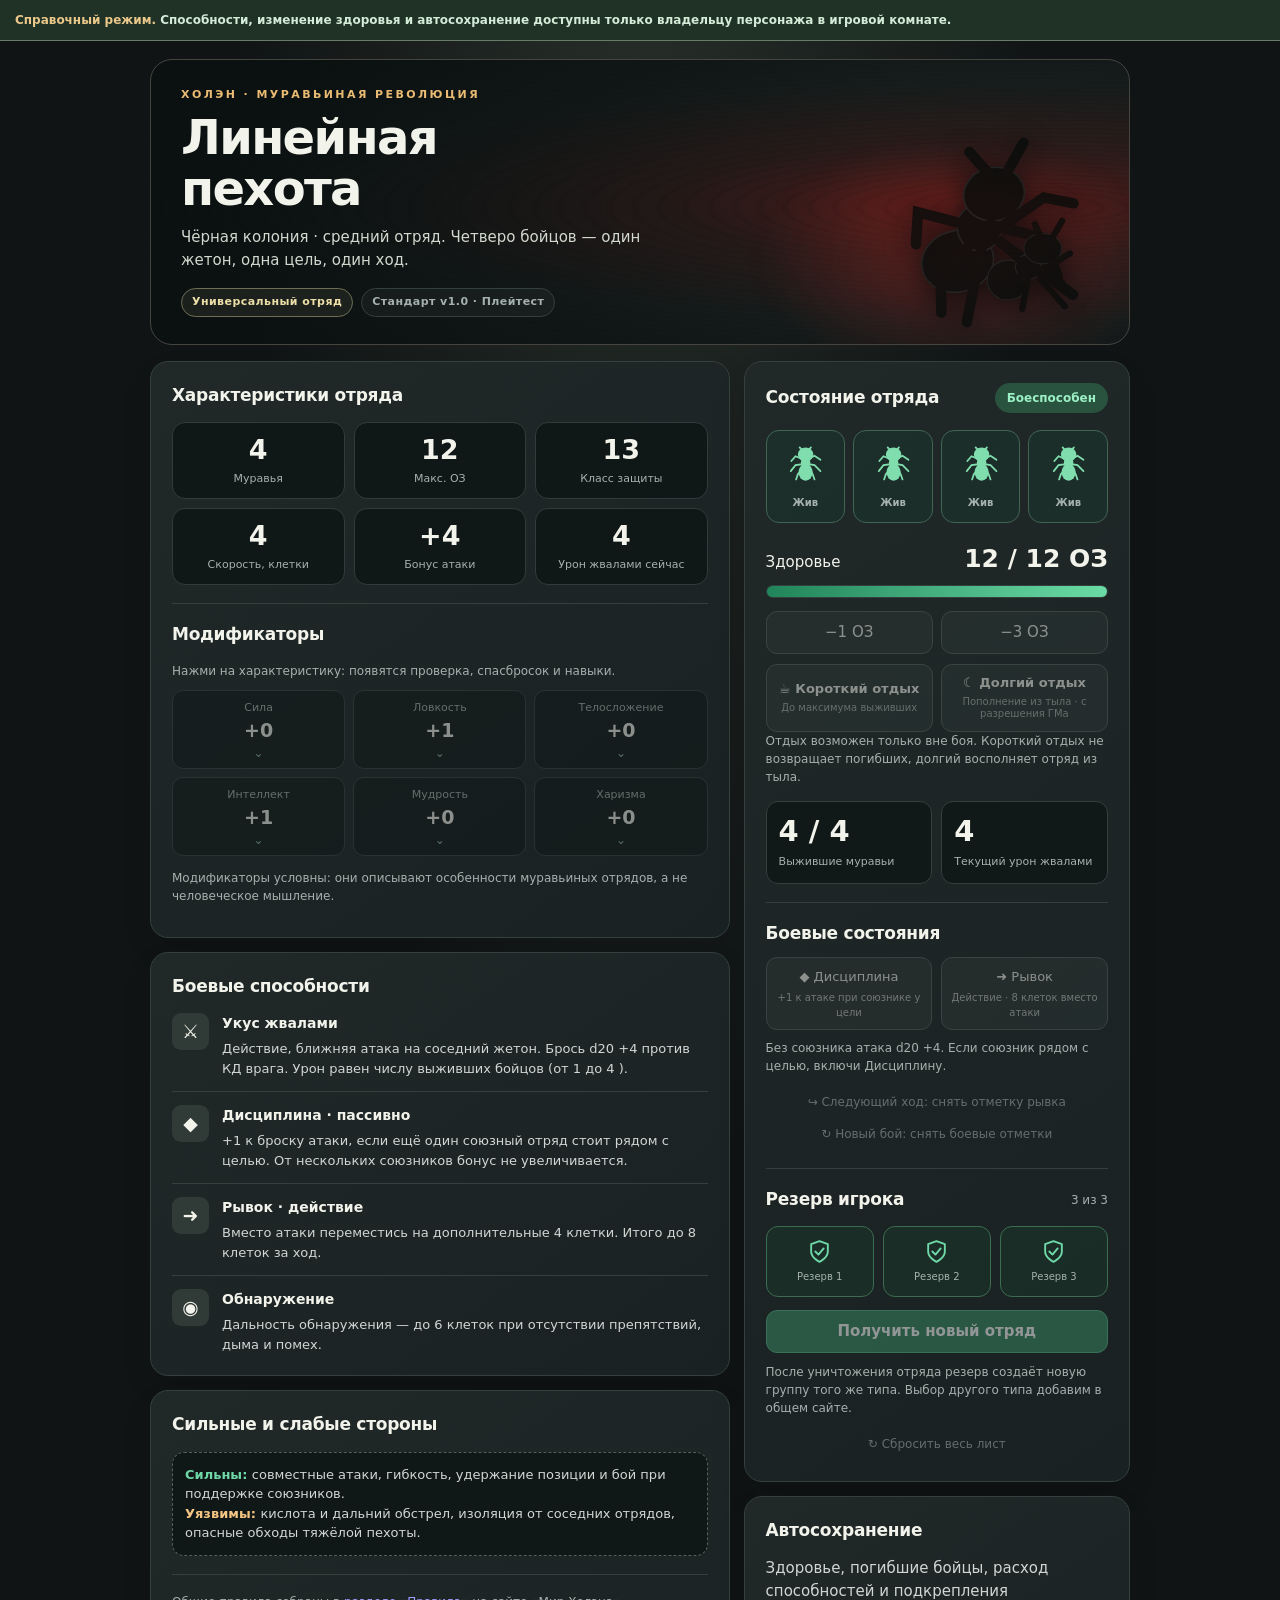
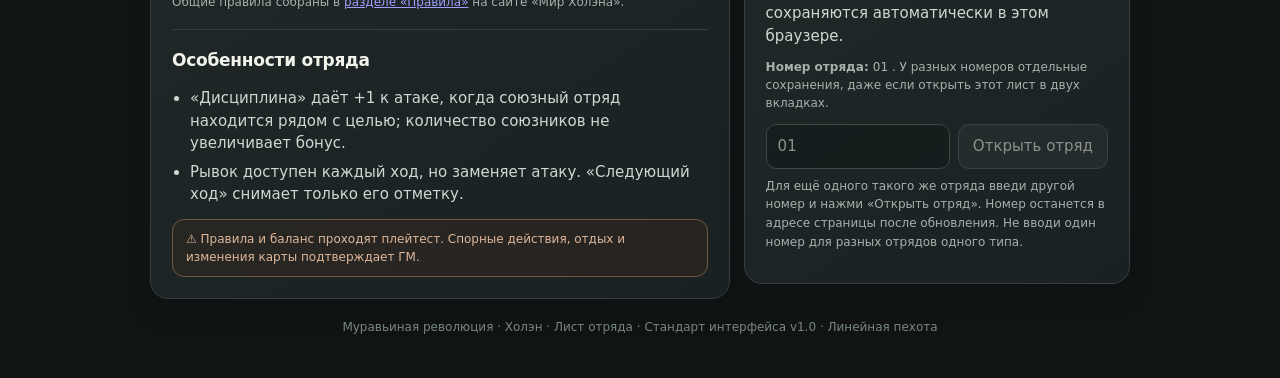
<file: sheets/infantry.html>
<!DOCTYPE html>

<html lang="ru">
<!--
  МУРАВЬИНАЯ РЕВОЛЮЦИЯ — ЛИНЕЙНАЯ ПЕХОТА v1.2

  КАК ИЗМЕНЯТЬ САЙТ В VS CODE:
  1. Ctrl + F -> "НАСТРОЙКИ": в объекте const RULES меняй цифры.
  2. Ctrl + F -> "СПОСОБНОСТИ": здесь тексты и описания.
  3. Ctrl + F -> "ПАЛИТРА": цвета и оформление (CSS).
  4. Ctrl + F -> "ДИСЦИПЛИНА": бонус находится в RULES.
  5. Ctrl + S -> обнови вкладку браузера клавишей F5.

  6. Ctrl + F -> "МАСТЕРСТВО И НАВЫКИ": 0 / 1 / 2 для проверок, спасбросков и навыков.

  data-rule/data-signed/data-calc — цифры из RULES, вручную в HTML не меняй.
  Файл автономный, без библиотек и интернета.
-->
<head>
<meta charset="utf-8"/>
<meta content="width=device-width, initial-scale=1" name="viewport"/>
<meta content="#161a1a" name="theme-color"/>
<meta content="Интерактивный лист отряда для ваншота «Муравьиная революция»" name="description"/>
<title>
   Муравьиная революция — Линейная пехота
  </title>
<style>
   /* ===== 01. ПАЛИТРА И ЦВЕТА ===== */
:root {
    color-scheme: dark;
    --bg:#101415;
    --panel:#1b2223;
    --panel-2:#222b2b;
    --border:#34403e;
    --text:#f2f3eb;
    --muted:#a5b1ad;
    --green:#6fd8a8;
    --red:#e87870;
    --gold:#e9bb73;
}

* {
    box-sizing:border-box
}

html {
    scroll-behavior:smooth
}

body {
    margin:0;
    color:var(--text);
    background:radial-gradient(ellipse at 50% -10%,#29302a 0%,transparent 45%),var(--bg);
    font:15px/1.5 system-ui,-apple-system,"Segoe UI",sans-serif;
}

.wrap {
    width:min(100% - 28px,980px);
    margin:0 auto;
    padding-bottom:42px
}

/* ===== 02. ШАПКА И ОБЛОЖКА ===== */
.hero {
    margin:18px 0 16px;
    min-height:230px;
    border:1px solid #46443f;
    border-radius:22px;
    overflow:hidden;
    position:relative;
    display:flex;
    align-items:end;
    isolation:isolate;
    background:linear-gradient(105deg,rgba(10,16,16,.94) 10%,rgba(10,16,16,.55) 72%), radial-gradient(ellipse at 84% 50%,#9f2926 0%,#532a26 27%,#252b2a 60%,#18201f 90%);
}

.hero::before {
    content:"";
    position:absolute;
    z-index:-1;
    inset:0;
    background:repeating-radial-gradient(ellipse at 90% 52%, transparent 0 18px, rgba(3,7,8,.08) 19px 25px);
}

.hero::after {
    content:"";
    position:absolute;
    right:-50px;
    bottom:-48px;
    width:440px;
    height:260px;
    background:radial-gradient(ellipse,rgba(228,43,39,.28),transparent 65%);
    filter:blur(12px);
    z-index:-1
}

.hero .art {
    position:absolute;
    right:22px;
    bottom:3px;
    width:min(40%,290px);
    opacity:.82;
    filter:drop-shadow(0 6px 14px #0b0c0c)
}

.hero-content {
    padding:27px 30px;
    z-index:2
}

.eyebrow {
    color:var(--gold);
    font-size:11px;
    letter-spacing:.22em;
    font-weight:800;
    text-transform:uppercase
}

h1 {
    line-height:1.07;
    font-size:clamp(29px,5vw,48px);
    margin:8px 0 12px;
    letter-spacing:-.035em
}

.subtitle {
    color:#d2d8ce;
    max-width:470px;
    margin:0
}

.badges {
    display:flex;
    gap:8px;
    flex-wrap:wrap;
    margin-top:17px
}

.badge {
    padding:5px 10px;
    border:1px solid #6d6e55;
    background:#c9c18e15;
    border-radius:100px;
    font-size:11px;
    font-weight:800;
    letter-spacing:.04em;
    color:#eddfa8
}

.badge.secondary {
    border-color:var(--border);
    background:#ffffff09;
    color:var(--muted)
}

/* ===== 03. КАРТОЧКИ И КОЛОНКИ ===== */
.layout {
    display:grid;
    grid-template-columns:minmax(0,1.2fr) minmax(300px,.8fr);
    gap:14px;
    align-items:start
}

.column {
    display:grid;
    gap:14px
}

.card {
    border:1px solid var(--border);
    background:linear-gradient(145deg,#202828,#1a2122);
    padding:21px;
    border-radius:18px;
    box-shadow:0 14px 30px #00000018
}

h2 {
    font-size:17px;
    margin:0 0 14px;
    letter-spacing:-.015em
}

h3 {
    font-size:14px;
    margin:0 0 5px
}

p {
    margin:0 0 11px;
    color:#d0d7d3
}

/* ===== 04. ХАРАКТЕРИСТИКИ ===== */
.stat-grid {
    display:grid;
    grid-template-columns:repeat(3,1fr);
    gap:9px
}

.stat {
    background:#101717;
    border:1px solid #303c39;
    border-radius:13px;
    padding:12px 7px;
    text-align:center;
    min-width:0
}

.stat strong {
    display:block;
    font-size:27px;
    line-height:1.1;
    font-variant-numeric:tabular-nums
}

.stat span {
    color:var(--muted);
    font-size:11px;
    line-height:1.3;
    display:block;
    margin-top:7px
}

.ability-grid {
    display:grid;
    grid-template-columns:repeat(3,1fr);
    gap:8px
}

.ability {
    text-align:center;
    padding:9px;
    border:1px solid var(--border);
    border-radius:11px
}

.ability span {
    display:block;
    color:var(--muted);
    font-size:11px
}

.ability strong {
    font-size:19px
}

.divider {
    height:1px;
    background:var(--border);
    margin:18px 0
}

.small {
    color:var(--muted);
    font-size:12px
}

/* ===== 05. ЗДОРОВЬЕ И СОСТОЯНИЕ ===== */
.statusbar {
    display:flex;
    align-items:center;
    justify-content:space-between;
    gap:14px
}

.status {
    padding:6px 12px;
    border-radius:30px;
    font-size:12px;
    font-weight:750;
    background:#29523f;
    color:#9cf0c5;
    white-space:nowrap
}

.status.warn {
    background:#6b4e24;
    color:#ffd494
}

.status.danger {
    background:#623130;
    color:#ffaaa0
}

.ants {
    display:grid;
    grid-template-columns:repeat(4,minmax(0,1fr));
    gap:8px;
    margin:17px 0
}

.ant {
    border:1px solid #416552;
    background:#19392d68;
    padding:12px 2px 10px;
    text-align:center;
    border-radius:13px;
    transition:.2s
}

.ant.dead {
    background:#202728;
    border-color:#333d3e;
    opacity:.54
}

.ant svg {
    display:block;
    width:38px;
    height:42px;
    margin:auto auto 5px;
    color:#80ddad
}

.ant.dead svg {
    color:#7a8586
}

.ant span {
    font-size:10px;
    color:var(--muted);
    font-weight:650
}

.hp-head {
    display:flex;
    align-items:baseline;
    justify-content:space-between;
    margin-top:12px
}

.hp-head strong {
    font-size:25px;
    font-variant-numeric:tabular-nums
}

.track {
    margin:7px 0 13px;
    height:13px;
    background:#101617;
    border:1px solid #34413e;
    border-radius:99px;
    overflow:hidden
}

.fill {
    height:100%;
    background:linear-gradient(90deg,#21845a,#6bdca6);
    transition:width .25s ease
}

.fill.low {
    background:linear-gradient(90deg,#ac502c,#e2a44c)
}

.fill.none {
    background:none
}

/* ===== 06. КНОПКИ ===== */
.buttons {
    display:grid;
    grid-template-columns:repeat(3,1fr);
    gap:8px
}

button {
    min-height:43px;
    border:1px solid #52605b;
    border-radius:11px;
    background:#2b3634;
    color:var(--text);
    font-weight:750;
    font:inherit;
    cursor:pointer;
    transition:background .12s,transform .12s
}

button:active:not(:disabled) {
    transform:translateY(1px)
}

button:hover:not(:disabled) {
    background:#3b4c46
}

button:disabled {
    opacity:.4;
    cursor:not-allowed
}

button.primary {
    background:#378963;
    border-color:#59b88a;
    color:white;
    font-weight:800
}

button.primary:hover:not(:disabled) {
    background:#44a576
}

button.quiet {
    border:0;
    background:none;
    color:var(--muted);
    font-size:12px;
    min-height:32px;
    padding:5px
}

button.quiet:hover {
    color:var(--text)
}

.battle-line {
    display:grid;
    grid-template-columns:1fr 1fr;
    gap:9px;
    margin:15px 0 0
}

.battle-stat {
    background:#111818;
    border:1px solid #33403d;
    border-radius:12px;
    padding:12px
}

.battle-stat .value {
    display:block;
    font-size:29px;
    font-weight:800;
    line-height:1.2;
    font-variant-numeric:tabular-nums
}

.battle-stat .label {
    color:var(--muted);
    font-size:11px
}

/* ===== 07. РЕЗЕРВЫ ===== */
.reserve-row {
    display:grid;
    grid-template-columns:repeat(3,1fr);
    gap:9px;
    margin:13px 0
}

.reserve {
    padding:12px 5px;
    text-align:center;
    border:1px solid #3b6d50;
    background:#183a2a75;
    border-radius:12px;
    color:var(--green)
}

.reserve.used {
    color:#77827e;
    border-color:#343b3a;
    background:#1a2121
}

.reserve svg {
    width:25px;
    height:25px;
    display:block;
    margin:auto
}

.reserve span {
    display:block;
    color:var(--muted);
    font-size:10px;
    margin-top:5px
}

.full {
    width:100%
}

/* ===== 08. БЛОКИ СПОСОБНОСТЕЙ ===== */
.skill {
    display:grid;
    grid-template-columns:37px minmax(0,1fr);
    gap:13px;
    padding:13px 0;
    border-bottom:1px solid var(--border)
}

.skill:first-of-type {
    padding-top:0
}

.skill:last-of-type {
    border:0;
    padding-bottom:0
}

.skill-icon {
    display:flex;
    align-items:center;
    justify-content:center;
    background:#303a36;
    border-radius:9px;
    height:37px;
    font-size:19px
}

.skill p {
    font-size:13px;
    line-height:1.5;
    margin-bottom:0
}

.list {
    padding-left:18px;
    margin:7px 0 0;
    color:#d0d7d3
}

.list li {
    margin:6px 0
}

.footer {
    text-align:center;
    color:#778782;
    font-size:12px;
    padding:19px 5px 0
}

.banner {
    border:1px solid #735640;
    background:#3b291e60;
    border-radius:12px;
    padding:10px 13px;
    color:#dfb79a;
    font-size:12px;
    margin-top:13px
}







/* ===== 09. ОСОБЕННОСТИ ТЯЖЁЛЫХ ===== */

.tactic {
    display:grid;
    grid-template-columns:1fr 1fr;
    gap:9px;
    margin-top:10px
}

.ability-btn.active {
    border-color:#b08e5c;
    color:#f4d79e;
    background:#524028
}

.ability-btn {
    font-size:13px;
    padding:9px
}

.ability-btn small {
    display:block;
    font-size:10px;
    font-weight:500;
    opacity:.75
}

.hint {
    background:#101717;
    border:1px dashed #52605b;
    border-radius:12px;
    padding:12px;
    color:#d0d7d3;
    font-size:13px
}

.warning-highlight {
    color:#f5c583
}

/* ===== 10. АДАПТАЦИЯ ПОД ТЕЛЕФОН ===== */
@media(max-width:740px) {
    .layout {
        grid-template-columns:1fr
    }
    .hero {
        min-height:215px
    }
    .hero-content {
        padding:22px
    }
    .hero .art {
        width:41%;
        right:-9px;
        opacity:.46
    }
    .card {
        padding:17px
    }
    .stat strong {
        font-size:23px
    }
}

@media(max-width:380px) {
    .stat-grid {
        grid-template-columns:repeat(2,1fr)
    }
    .hero .art {
        display:none
    }
    .buttons button {
        font-size:13px
    }
}

@media(prefers-reduced-motion:reduce) {
    * {
        transition:none!important;
        scroll-behavior:auto
    }
}

@media(max-width:385px) {
    .tactic {
        grid-template-columns:1fr
    }
}
    
/* ================================================================
   СОСТАВ ОТРЯДА: ДО 8 — СЕТКА, ОТ 9 — СТОПКИ С ЧИСЛАМИ
   Количество столбцов до порога задаёт RULES.antsPerRow.
   Порог компактного режима задаёт RULES.stackFrom.
   ================================================================ */
.ants.ant-stacks {
    display: flex;
    flex-wrap: wrap;
    align-items: stretch;
    gap: 12px;
}

/* Одна стопка: зелёная — живые, серая — погибшие. */
.ant-stack {
    display: flex;
    align-items: center;
    justify-content: space-between;
    gap: 10px;
    flex: 1 1 154px;
    min-width: 0;
    padding: 12px 13px;
    border: 1px solid #416552;
    border-radius: 13px;
    background: #19392d68;
}

.ant-stack.dead {
    background: #202728;
    border-color: #454e51;
}

.ant-stack-icons {
    display: flex;
    align-items: center;
    flex-shrink: 0;
    padding-left: 10px;
}

.ant-stack-icon {
    display: block;
    width: 29px;
    height: 43px;
    margin-left: -10px;
    color: #80ddad;
    filter: drop-shadow(0 2px 3px rgba(0,0,0,.3));
}

.ant-stack-icon svg {
    display: block;
    width: 29px;
    height: 43px;
}

.ant-stack.dead .ant-stack-icon {
    color: #7a8586;
}

.ant-stack-info {
    display: flex;
    flex-direction: column;
    text-align: right;
    align-items: flex-end;
    gap: 2px;
}

.ant-stack-info strong {
    color: #80ddad;
    font-size: 25px;
    line-height: 1;
    font-weight: 800;
    font-variant-numeric: tabular-nums;
}

.ant-stack.dead .ant-stack-info strong {
    color: #c1c7c9;
}

.ant-stack-info span {
    color: var(--muted);
    font-size: 11px;
    font-weight: 650;
}



/* ===== 11. ЕДИНЫЙ СТАНДАРТ v1.0 — СОСТОЯНИЯ КНОПОК ===== */
.ability-btn.active, .ability-btn.selected {
    background: #244f3d;
    border-color: #66c99b;
    color: #e9fff1;
}
.ability-btn.spent, .ability-btn:disabled {
    background: #232a29;
    border-color: #3b4240;
    color: #9ca6a0;
    opacity: .55;
}
.ability-btn:focus-visible, .squad-id-controls input:focus-visible {
    outline: 2px solid #73dcac;
    outline-offset: 3px;
}
/* Тактические кнопки в две колонки, как у тяжёлых. */
.tactic .ability-btn { min-width: 0; overflow-wrap: anywhere; }
.tactic .ability-btn small { margin-top: 4px; }
.ability-summary {
    border: 1px solid #41534a;
    background: #101c19;
    color: #c8d9d1;
    padding: 10px 11px;
    border-radius: 11px;
    margin-top: 9px;
    font-size: 12px;
}
.ability-static {
    border: 1px solid #42514a;
    border-radius: 11px;
    background: #24302e;
    padding: 9px;
    text-align: center;
    font-size: 13px;
    display: flex;
    flex-direction: column;
    align-items: center;
    justify-content: center;
    gap: 3px;
}
.ability-static small {color: var(--muted); font-size: 10px;}
/* У каждого экземпляра собственное локальное сохранение. */
.squad-id-controls { display: flex; flex-wrap: wrap; gap: 8px; margin-top: 12px; }
.squad-id-controls input {
    min-width: 0;
    flex: 1 1 110px;
    padding: 10px 11px;
    color: var(--text);
    background: #101717;
    border: 1px solid #556c5f;
    border-radius: 10px;
    font: inherit;
}
.squad-id-controls button { padding: 8px 14px; min-height: 41px; }
.instance-hint { color: var(--muted); font-size: 12px; line-height: 1.55; margin-top: 8px; }
@media (max-width:380px) {
    .tactic {grid-template-columns: repeat(2, minmax(0,1fr));}
    .ability-btn {font-size:11px;}
}
/* ================================================================
   12. РАСКРЫВАЮЩАЯСЯ ПАНЕЛЬ ХАРАКТЕРИСТИК (ЕДИНЫЙ СТАНДАРТ v1.2)
   Цвета наследуются от тяжёлых муравьёв; здесь только анимация и компоновка.
   Чтобы поменять МАСТЕРСТВО, НЕ нужно редактировать CSS — ищи RULES.
   ================================================================ */
.ability-trigger {
    display: flex;
    flex-direction: column;
    align-items: center;
    justify-content: center;
    min-width: 0;
    min-height: 76px;
    background: #101717;
    color: var(--text);
    font: inherit;
    cursor: pointer;
    transition: background .22s ease, border-color .22s ease, box-shadow .22s ease;
}
.ability-trigger:hover { border-color: #658b76; background: #202f29; }
.ability-trigger.is-open {
    background: #244f3d;
    border-color: #66c99b;
    box-shadow: inset 0 0 0 1px rgba(111,216,168,.15);
}
.ability-trigger:focus-visible {
    outline: 2px solid var(--green);
    outline-offset: 3px;
}
.ability-trigger strong {
    display: block;
    font-variant-numeric: tabular-nums;
    transition: filter .19s ease, opacity .19s ease, transform .19s ease;
}
/* Нажатая цифра плавно размывается, при закрытии возвращается. */
.ability-trigger.is-open strong {
    filter: blur(4px);
    opacity: .17;
    transform: scale(.86);
}
.ability-trigger .ability-chevron {
    font-size: 12px;
    color: #8fbba7;
    line-height: 1;
    margin-top: 2px;
    transition: transform .25s ease;
}
.ability-trigger.is-open .ability-chevron { transform: rotate(180deg); }

/* Сетка из 0fr в 1fr позволяет раскрыть панель без заданной высоты. */
.attribute-panel {
    display: grid;
    grid-template-rows: 0fr;
    opacity: 0;
    visibility: hidden;
    margin-top: 0;
    transition: grid-template-rows .30s ease, opacity .23s ease,
                margin-top .30s ease, visibility 0s linear .30s;
}
.attribute-panel.open {
    grid-template-rows: 1fr;
    opacity: 1;
    visibility: visible;
    margin-top: 12px;
    transition: grid-template-rows .30s ease, opacity .23s ease,
                margin-top .30s ease, visibility 0s;
}
.attribute-panel-inner { min-height: 0; overflow: hidden; }
.attribute-panel-body {
    padding: 13px;
    border: 1px solid #476255;
    border-radius: 12px;
    background: #111d19;
}
.attribute-heading { display: flex; gap: 8px; flex-wrap: wrap; justify-content: space-between; align-items: baseline; margin-bottom: 12px; }
.attribute-heading strong { font-size: 14px; letter-spacing: .03em; }
.attribute-heading span { color: var(--muted); font-size: 12px; }
.attribute-rolls { display: grid; grid-template-columns: repeat(2,minmax(0,1fr)); gap: 8px; margin-bottom: 12px; }
.attribute-roll {
    border: 1px solid #435750;
    background: #26332e;
    padding: 10px;
    border-radius: 10px;
    min-width: 0;
}
.attribute-roll-label { display: block; font-size: 10px; color: #abc4b8; font-weight: 800; letter-spacing: .03em; }
.attribute-roll-value { display: block; font-size: 24px; font-weight: 800; line-height: 1.18; margin: 4px 0; font-variant-numeric: tabular-nums; }
.attribute-rank { display: flex; align-items: center; gap: 6px; font-size: 10px; color: #b1c6ba; }
.attribute-rank.proficient { color: #78d8aa; }
.attribute-rank.expert { color: #e9bb73; }
.attribute-rank-symbol { font-size: 17px; line-height: 1; font-weight: 800; min-width: 16px; }
.attribute-section-heading { color: #b7d3c5; font-size: 11px; font-weight: 800; letter-spacing: .05em; margin: 4px 0 7px; }
.attribute-skills { display: flex; flex-direction: column; gap: 6px; }
.attribute-skill {
    display: flex; justify-content: space-between; align-items: center;
    gap: 8px; min-width: 0;
    border-radius: 9px; background: #25352f; padding: 8px 10px;
}
.attribute-skill-name { display: block; font-size: 13px; color: #f2f3eb; font-weight: 700; }
.attribute-skill-value {
    flex-shrink: 0; font-size: 15px; font-weight: 800;
    background: #354840; border-radius: 7px;
    min-width: 44px; text-align: center; padding: 6px 7px;
    font-variant-numeric: tabular-nums;
}
.attribute-empty { color: var(--muted); font-size: 12px; padding: 10px 0 2px; }
.attribute-legend { margin-top: 11px; font-size: 10px; color: #a4bcb0; line-height: 1.6; }
/* При каждом выборе характеристики строки проявляются одна за другой. */
.attribute-panel.open .attribute-stagger { animation: attributeReveal .33s cubic-bezier(.22,.7,.2,1) both; animation-delay: var(--stagger-delay,0ms); }
@keyframes attributeReveal {
    from { opacity: 0; transform: translateY(7px); filter: blur(2px); }
    to { opacity: 1; transform: translateY(0); filter: blur(0); }
}
@media (max-width:380px) {
    .attribute-panel-body { padding: 10px; }
    .attribute-roll { padding: 8px; }
    .attribute-roll-value { font-size: 22px; }
    .attribute-skill { padding: 7px 8px; }
}
@media (prefers-reduced-motion:reduce) {
    .attribute-panel, .attribute-panel.open, .ability-trigger,
    .ability-trigger strong, .ability-trigger .ability-chevron,
    .attribute-panel.open .attribute-stagger {
        transition: none !important;
        animation: none !important;
        filter: none !important;
    }
    .ability-trigger.is-open strong { opacity: .38; }
}


  
/* ===== ДОПОЛНЕНИЕ: КОРОТКИЙ И ДОЛГИЙ ОТДЫХ ===== */
.damage-buttons {grid-template-columns:repeat(2,minmax(0,1fr))}
.rest-row {display:grid;grid-template-columns:repeat(2,minmax(0,1fr));gap:8px;margin-top:10px}
.rest-row button {padding:10px 8px;min-height:66px;line-height:1.25}
.rest-row button span {display:block;font-size:13px;font-weight:750}
.rest-row button small {display:block;font-size:10px;color:var(--muted);font-weight:400;margin-top:5px}
@media(max-width:360px){.rest-row button span{font-size:11px}.rest-row button small{font-size:9px}}


.sheet-central-rules { margin-top: 14px; }\n.sheet-central-rules a { color: var(--green); text-decoration: underline; text-underline-offset: 3px; }\n
</style>
<script src="../auth-access.js?v=01210"></script></head>
<body>
<!-- НАЧАЛО HTML: то, что отображается в браузере. -->
<main class="wrap">
<!-- ОБЛОЖКА: здесь можно заменить название или описание. -->
<section aria-label="Обложка отряда" class="hero">
<svg aria-hidden="true" class="art" viewbox="0 0 360 300">
<g fill="#070d0c" stroke="#1c2524" stroke-linecap="round" stroke-width="2">
<g transform="translate(95 110) rotate(-14)">
<ellipse cx="55" cy="108" rx="45" ry="38">
</ellipse>
<ellipse cx="91" cy="74" rx="27" ry="29">
</ellipse>
<ellipse cx="119" cy="38" rx="38" ry="33">
</ellipse>
<path d="M88 73 22 37 10 75M85 85 30 122 20 165M90 94 48 184M104 73 166 106 171 157M104 85 178 57 212 73M111 96 184 183M120 14 102 -20M142 15 170 -15" fill="none" stroke="#080d0c" stroke-width="13">
</path>
</g>
<g transform="translate(210 163) scale(.65)">
<ellipse cx="42" cy="95" rx="40" ry="38">
</ellipse>
<ellipse cx="80" cy="70" rx="24" ry="24">
</ellipse>
<ellipse cx="108" cy="35" rx="36" ry="29">
</ellipse>
<path d="M76 70 25 23M75 80 30 125M80 90 69 150M95 70 145 100M98 82 160 44M105 94 150 145M104 13 93 -12M127 13 145 -18" fill="none" stroke="#080d0c" stroke-width="12">
</path>
</g>
</g>
</svg>
<div class="hero-content">
<div class="eyebrow">
      Холэн · Муравьиная революция
     </div>
<h1>
      Линейная
      <br/>
      пехота
     </h1>
<p class="subtitle">
      Чёрная колония · средний отряд. Четверо бойцов — один жетон, одна цель, один ход.
     </p>
<div class="badges">
<span class="badge">
       Универсальный отряд
      </span>
<span class="badge secondary">
       Стандарт v1.0 · Плейтест
      </span>
</div>
</div>
</section>
<div class="layout">
<div class="column">
<section class="card">
<h2>
       Характеристики отряда
      </h2>
<!-- ХАРАКТЕРИСТИКИ: цифры идут из блока JavaScript RULES, вручную править их здесь не нужно. -->
<div class="stat-grid">
<div class="stat">
<strong data-rule="members">
         4
        </strong>
<span>
         Муравья
        </span>
</div>
<div class="stat">
<strong data-calc="maxHp">
         12
        </strong>
<span>
         Макс. ОЗ
        </span>
</div>
<div class="stat">
<strong data-rule="armorClass">
         13
        </strong>
<span>
         Класс защиты
        </span>
</div>
<div class="stat">
<strong data-rule="speed">
         4
        </strong>
<span>
         Скорость, клетки
        </span>
</div>
<div class="stat">
<strong data-signed="attackBonus">
         +4
        </strong>
<span>
         Бонус атаки
        </span>
</div>
<div class="stat">
<strong id="top-damage">
         4
        </strong>
<span>
         Урон жвалами сейчас
        </span>
</div>
</div>
<div class="divider">
</div>
<h2>
       Модификаторы
      </h2>
<!-- =====================================================
           ИНТЕРАКТИВНЫЕ ХАРАКТЕРИСТИКИ И РАСКРЫВАЮЩИЕСЯ НАВЫКИ
           Ранги мастерства и спасбросков изменяются ТОЛЬКО в RULES.mastery.
           ===================================================== -->
<p class="small" style="margin-bottom:10px">Нажми на характеристику: появятся проверка, спасбросок и навыки.</p>
<div class="ability-grid" id="ability-buttons">
<button aria-controls="ability-details" aria-expanded="false" class="ability ability-trigger" data-ability="strength" title="Показать навыки: Сила" type="button">
<span>Сила</span>
<strong data-signed="strength">+0</strong>
<span aria-hidden="true" class="ability-chevron">⌄</span>
</button>
<button aria-controls="ability-details" aria-expanded="false" class="ability ability-trigger" data-ability="dexterity" title="Показать навыки: Ловкость" type="button">
<span>Ловкость</span>
<strong data-signed="dexterity">+0</strong>
<span aria-hidden="true" class="ability-chevron">⌄</span>
</button>
<button aria-controls="ability-details" aria-expanded="false" class="ability ability-trigger" data-ability="constitution" title="Показать навыки: Телосложение" type="button">
<span>Телосложение</span>
<strong data-signed="constitution">+0</strong>
<span aria-hidden="true" class="ability-chevron">⌄</span>
</button>
<button aria-controls="ability-details" aria-expanded="false" class="ability ability-trigger" data-ability="intelligence" title="Показать навыки: Интеллект" type="button">
<span>Интеллект</span>
<strong data-signed="intelligence">+0</strong>
<span aria-hidden="true" class="ability-chevron">⌄</span>
</button>
<button aria-controls="ability-details" aria-expanded="false" class="ability ability-trigger" data-ability="wisdom" title="Показать навыки: Мудрость" type="button">
<span>Мудрость</span>
<strong data-signed="wisdom">+0</strong>
<span aria-hidden="true" class="ability-chevron">⌄</span>
</button>
<button aria-controls="ability-details" aria-expanded="false" class="ability ability-trigger" data-ability="charisma" title="Показать навыки: Харизма" type="button">
<span>Харизма</span>
<strong data-signed="charisma">+0</strong>
<span aria-hidden="true" class="ability-chevron">⌄</span>
</button>
</div>
<div aria-hidden="true" aria-label="Проверки, спасброски и навыки" class="attribute-panel" id="ability-details" role="region">
<div class="attribute-panel-inner">
<div class="attribute-panel-body" id="ability-details-content"></div>
</div>
</div>
<p class="small" style="margin-top:13px">
       Модификаторы условны: они описывают особенности муравьиных отрядов, а не человеческое мышление.
      </p>
</section>
<section class="card">
<h2>
       Боевые способности
      </h2>
<!-- СПОСОБНОСТИ: чтобы добавить описательную способность, скопируй целиком соседний div class="skill". -->
<div class="skill">
<div class="skill-icon">
        ⚔
       </div>
<div>
<h3>
         Укус жвалами
        </h3>
<p>
         Действие, ближняя атака на соседний жетон. Брось d20
         <span data-signed="attackBonus">
          +4
         </span>
         против КД врага. Урон равен числу выживших бойцов (от
         <span data-rule="damagePerAnt">
          1
         </span>
         до
         <span data-calc="maxDamage">
          4
         </span>
         ).
        </p>
</div>
</div>
<div class="skill">
<div class="skill-icon">
        ◆
       </div>
<div>
<h3>
         Дисциплина · пассивно
        </h3>
<p>
<span data-signed="disciplineBonus">
          +1
         </span>
         к броску атаки, если ещё один союзный отряд стоит рядом с целью. От нескольких союзников бонус не увеличивается.
        </p>
</div>
</div>
<div class="skill">
<div class="skill-icon">
        ➜
       </div>
<div>
<h3>
         Рывок · действие
        </h3>
<p>
         Вместо атаки переместись на дополнительные
         <span data-rule="speed">
          4
         </span>
         клетки. Итого до
         <span data-calc="dashSpeed">
          8
         </span>
         клеток за ход.
        </p>
</div>
</div>
<div class="skill">
<div class="skill-icon">
        ◉
       </div>
<div>
<h3>
         Обнаружение
        </h3>
<p>
         Дальность обнаружения — до
         <span data-rule="visionRange">
          6
         </span>
         клеток при отсутствии препятствий, дыма и помех.
        </p>
</div>
</div>
</section>
<section class="card">
<h2>
       Сильные и слабые стороны
      </h2>
<div class="hint">
<strong style="color:var(--green)">
        Сильны:
       </strong>
       совместные атаки, гибкость, удержание позиции и бой при поддержке союзников.
       <br/>
<strong class="warning-highlight">
        Уязвимы:
       </strong>
       кислота и дальний обстрел, изоляция от соседних отрядов, опасные обходы тяжёлой пехоты.
      </div>
<div class="divider">
</div>
<p class="small sheet-central-rules">Общие правила собраны в <a href="../index.html#rules" target="_blank" rel="noopener noreferrer">разделе «Правила»</a> на сайте «Мир Холэна».</p><div class="divider"></div><h2>Особенности отряда</h2><div class="class-rule-hint"><ul class="list"><li>«Дисциплина» даёт +1 к атаке, когда союзный отряд находится рядом с целью; количество союзников не увеличивает бонус.</li><li>Рывок доступен каждый ход, но заменяет атаку. «Следующий ход» снимает только его отметку.</li></ul></div><div class="banner">⚠ Правила и баланс проходят плейтест. Спорные действия, отдых и изменения карты подтверждает ГМ.</div></section>
</div>
<div class="column">
<!-- ИНТЕРАКТИВНЫЙ ЛИСТ: кнопки с id подключены в разделе СОБЫТИЯ JavaScript. -->
<section class="card" id="sheet">
<div class="statusbar">
<h2 style="margin:0">
        Состояние отряда
       </h2>
<span class="status" id="status">
        Боеспособен
       </span>
</div>
<div aria-live="polite" class="ants" id="ants">
</div>
<div class="hp-head">
<span>
        Здоровье
       </span>
<strong id="hp-label">
        0 / 0 ОЗ
       </strong>
</div>
<div aria-label="Здоровье отряда" aria-valuemax="16" aria-valuemin="0" aria-valuenow="16" class="track" id="hp-track" role="progressbar">
<div class="fill" id="hp-fill" style="width:100%">
</div>
</div>
<div class="buttons damage-buttons">
<button id="hit1" type="button">
        −1 ОЗ
       </button>
<button id="hit3" type="button">
        −3 ОЗ
       </button>
</div><div class="rest-row"><button id="short-rest" type="button"><span>☕ Короткий отдых</span><small>До максимума выживших</small></button><button id="long-rest" type="button"><span>☾ Долгий отдых</span><small>Пополнение из тыла · с разрешения ГМа</small></button></div><p class="small" id="rest-help">Отдых возможен только вне боя. Короткий отдых не возвращает погибших, долгий восполняет отряд из тыла.</p>
<div class="battle-line">
<div class="battle-stat">
<span class="value" id="alive">
         —
        </span>
<span class="label">
         Выжившие муравьи
        </span>
</div>
<div class="battle-stat">
<span class="value" id="damage">
         —
        </span>
<span class="label">
         Текущий урон жвалами
        </span>
</div>
</div>
<div class="divider">
</div>
<div class="statusbar">
<h2 style="margin:0">
        Боевые состояния
       </h2>
</div>
<div class="tactic">
<button aria-pressed="false" class="ability-btn" id="discipline" type="button">
<span class="action-title">
         ◆ Дисциплина
        </span>
<small>
         +1 к атаке при союзнике у цели
        </small>
</button>
<!-- РЫВОК: обычное действие каждого хода, без ограничения зарядов. -->
<button aria-pressed="false" class="ability-btn" id="dash" type="button">
<span class="action-title">➜ Рывок</span>
<small>Действие · <span data-calc="dashSpeed">8</span> клеток вместо атаки</small>
</button>
</div>
<p class="small" id="combat-help" style="margin-top:9px">
       Дисциплина срабатывает, если союзный отряд находится рядом с целью. Включи отметку для подсчёта бонуса.
      </p>
<!-- Следующий ход сбрасывает выбор действия, но не меняет здоровье. -->
<button class="quiet full" id="next-turn" type="button">↪ Следующий ход: снять отметку рывка</button>
<button class="quiet full" id="new-battle" type="button">
       ↻ Новый бой: снять боевые отметки
      </button>
<div class="divider">
</div>
<div class="statusbar">
<h2 style="margin:0">
        Резерв игрока
       </h2>
<span class="small" id="reserve-count">
        —
       </span>
</div>
<!-- РЕЗЕРВЫ: значки генерируются в render(). -->
<div class="reserve-row" id="reserve-row">
</div>
<button class="primary full" id="replace" type="button">
       Получить новый отряд
      </button>
<p class="small" style="margin-top:10px">
       После уничтожения отряда резерв создаёт новую группу того же типа. Выбор другого типа добавим в общем сайте.
      </p>
<div style="text-align:center">
<button class="quiet" id="reset" type="button">
        ↻ Сбросить весь лист
       </button>
</div>
</section>
<section class="card">
<h2>
       Автосохранение
      </h2>
<p>
       Здоровье, погибшие бойцы, расход способностей и подкрепления сохраняются автоматически в этом браузере.
      </p>
<p class="small">
<strong>
        Номер отряда:
       </strong>
<span id="instance-label">
        01
       </span>
       . У разных номеров отдельные сохранения, даже если открыть этот лист в двух вкладках.
      </p>
<div class="squad-id-controls">
<input aria-label="Номер отряда" autocomplete="off" id="squad-id" maxlength="24" placeholder="Например: 01 или Б-2"/>
<button id="open-squad" type="button">
        Открыть отряд
       </button>
</div>
<p class="instance-hint">
       Для ещё одного такого же отряда введи другой номер и нажми «Открыть отряд». Номер останется в адресе страницы после обновления. Не вводи один номер для разных отрядов одного типа.
      </p>
</section>
</div>
</div>
<div class="footer">
    Муравьиная революция · Холэн · Лист отряда · Стандарт интерфейса v1.0 · Линейная пехота
   </div>
</main>
<script src="../sheet-access.js"></script>
<script>
   "use strict";

// ================================================================
//  1. НАСТРОЙКИ — ОСНОВНЫЕ ЦИФРЫ МЕНЯЮТСЯ ЗДЕСЬ
// ================================================================
// Совет: меняй числа после двоеточия, не убирай запятые или скобки.
// Везде, где в HTML стоит data-rule/data-signed/data-calc,
// значение обновится автоматически. Ничего искать по файлу не нужно.
const RULES = {
    // ОТОБРАЖЕНИЕ МУРАВЬЁВ В БЛОКЕ «СОСТОЯНИЕ ОТРЯДА»
    antsPerRow: 4,          // 4 иконки в ряд; 5-я переходит на новую строку
    stackFrom: 8,           // 8 и меньше — сетка, с 9 — стопки + число

    members: 4,            // Муравьёв в отряде
    hpPerAnt: 3,           // ОЗ одного муравья (всего 4 * 3 = 12)
    armorClass: 13,        // Класс защиты (КД)
    speed: 4,              // Скорость, клеток за ход
    visionRange: 6,        // Дальность обнаружения, клетки
    attackBonus: 4,        // Бонус к броску атаки
    damagePerAnt: 1,       // Урон за каждого ВЫЖИВШЕГО бойца
    disciplineBonus: 1,    // +к атаке, если цель окружена союзниками
    criticalExtra: 2,      // Доп. урон при натуральной 20

    maxReserves: 3,        // Сколько раз можно получить новый отряд

    // Модификаторы характеристик
    strength: 0,          // Сила
    dexterity: 1,         // Ловкость
    constitution: 0,      // Телосложение
    intelligence: 1,      // Интеллект
    wisdom: 0,            // Мудрость
    charisma: 0,           // Харизма

    // ============================================================
    //  МАСТЕРСТВО И НАВЫКИ — РЕДАКТИРОВАТЬ ЗДЕСЬ
    // ============================================================
    // 0 — без мастерства; 1 — мастерство (+2); 2 — супермастерство (+4).
    // Можешь менять 0 / 1 / 2, не редактируя HTML, CSS и функции.
    // Распределение пока ПРЕДВАРИТЕЛЬНОЕ, утверждается с ГМ.
    mastery: {
        bonus: 2,                   // Базовый бонус мастерства

        // Проверки основных характеристик (без навыков)
        checks: {
            strength: 0,  // Сила
            dexterity: 0,  // Ловкость
            constitution: 0,  // Телосложение
            intelligence: 0,  // Интеллект
            wisdom: 0,  // Мудрость
            charisma: 0,  // Харизма
        },

        // Спасброски по характеристикам
        saves: {
            strength: 0,  // Сила
            dexterity: 1,  // Ловкость
            constitution: 0,  // Телосложение
            intelligence: 0,  // Интеллект
            wisdom: 0,  // Мудрость
            charisma: 0,  // Харизма
        },

        // Владение навыками (в том же порядке, что в раскрывающихся панелях)
        skills: {
            athletics: 0,  // Сила: Атлетика
            acrobatics: 0,  // Ловкость: Акробатика
            sleightOfHand: 0,  // Ловкость: Ловкость рук
            stealth: 0,  // Ловкость: Скрытность
            arcana: 0,  // Интеллект: Магия
            history: 0,  // Интеллект: История
            investigation: 1,  // Интеллект: Анализ
            nature: 0,  // Интеллект: Природа
            religion: 0,  // Интеллект: Религия
            animalHandling: 0,  // Мудрость: Уход за животными
            insight: 0,  // Мудрость: Проницательность
            medicine: 0,  // Мудрость: Медицина
            perception: 1,  // Мудрость: Внимательность
            survival: 0,  // Мудрость: Выживание
            deception: 0,  // Харизма: Обман
            intimidation: 0,  // Харизма: Запугивание
            performance: 0,  // Харизма: Выступление
            persuasion: 0  // Харизма: Убеждение
        }
    }
};

// Вычисления ниже зависят от RULES, вручную их менять не нужно.
const MAX_HP = RULES.members * RULES.hpPerAnt;
const DASH_SPEED = RULES.speed * 2;


// ================================================================
//  2. СОСТОЯНИЕ И АВТОСОХРАНЕНИЕ
// ================================================================
// RULES = правила отряда, state = то, что меняется во время боя.
// Старое сохранение будет открыто, если исходные размеры отряда не менялись.
// У каждого экземпляра (номер в адресе #01, #02...) отдельное состояние.
// Смена номера не уничтожает старое сохранение: оно остаётся доступным.
const LEGACY_STORAGE_KEY = "ants-revolution-medium-squad-v1";
const STORAGE_PREFIX = "ants-revolution-medium-squad-v1-standard-v1";
let squadId = decodeURIComponent(window.location.hash.substring(1)) || "01";
function storageKey() {
    return `${STORAGE_PREFIX}:${squadId}`;
}
const RULES_SIGNATURE = `${RULES.members}:${RULES.hpPerAnt}:${RULES.maxReserves}`;

function startingState() {
    return {
        hp: MAX_HP,
        cap: MAX_HP,  // Потолок лечения: падает, если погиб целый муравей
        reserves: RULES.maxReserves,
        discipline: false,  // Есть ли союзник рядом с целью
        dashSelected: false, // Выбрано действие «Рывок» в текущем ходу
    };
}

let state = startingState();

function loadState() {
    if(!window.HOLEN_SHEET_EDITABLE)return;
    try {
        const saved = JSON.parse(localStorage.getItem(storageKey()) || (squadId === "01" ? localStorage.getItem(LEGACY_STORAGE_KEY) : null));
        if (!saved) return;

        // Это защищает от загрузки прогресса с несовместимыми настройками.
        const validNumbers =
            Number.isInteger(saved.hp) && Number.isInteger(saved.cap) &&
            Number.isInteger(saved.reserves) &&
            saved.hp >= 0 && saved.hp <= MAX_HP &&
            saved.cap >= 0 && saved.cap <= MAX_HP &&
            saved.hp <= saved.cap &&
            saved.cap % RULES.hpPerAnt === 0 &&
            saved.reserves >= 0 && saved.reserves <= RULES.maxReserves;

        const sameRules = saved.rulesSignature === RULES_SIGNATURE ||
            (saved.rulesSignature === undefined && RULES_SIGNATURE === "4:3:3");

        if (validNumbers && sameRules && true) {
            state = {
                hp: saved.hp,
                cap: saved.cap,
                reserves: saved.reserves,
                discipline: saved.discipline === true,
                dashSelected: saved.dashSelected === true, // У старых сохранений false
            };
        }
    } catch (error) {
        // Если localStorage недоступен, все кнопки продолжают работать.
    }
}

function saveState() {
    if(!window.HOLEN_SHEET_EDITABLE)return;
    try {
        localStorage.setItem(storageKey(), JSON.stringify({ ...state, rulesSignature: RULES_SIGNATURE }));
    } catch (error) {
        // Локальное сохранение может быть отключено настройками браузера.
    }
}

// ================================================================
//  3. ВСПОМОГАТЕЛЬНЫЕ ФУНКЦИИ
// ================================================================
function byId(id) {
    return document.getElementById(id);
}

function survivors() {
    // 1 непустой сегмент здоровья = 1 живой муравей.
    return Math.ceil(state.hp / RULES.hpPerAnt);
}

function signed(value) {
    return value >= 0 ? `+${value}` : String(value);
}

// data-rule, data-signed и data-calc — специальные метки в HTML.
// Все подписанные ими числа автоматически приходят из RULES.
function updateRuleLabels() {
    const calculated = { maxHp: MAX_HP, dashSpeed: DASH_SPEED, maxDamage: RULES.members * RULES.damagePerAnt };

    document.querySelectorAll("[data-rule], [data-signed], [data-calc]").forEach((element) => {
        let value;
        if (element.hasAttribute("data-rule")) {
            value = RULES[element.dataset.rule];
        } else if (element.hasAttribute("data-signed")) {
            value = signed(RULES[element.dataset.signed]);
        } else {
            value = calculated[element.dataset.calc];
        }

        const prefix = element.dataset.prefix || "";
        const suffix = element.dataset.suffix || "";
        element.textContent = prefix + value + suffix;
    });
}

// ================================================================
//  3А. ВЫПАДАЮЩАЯ ПАНЕЛЬ НАВЫКОВ И СПАСБРОСКОВ
// ================================================================
// Здесь ТОЛЬКО отображение и подписи. Мастерство меняй в RULES.mastery.
// Добавляешь навык? Добавь его название здесь и степень в RULES.mastery.skills.
// Телосложение не имеет стандартных навыков в D&D — проверки и спасы есть.
const SKILLS_BY_ABILITY = {
    strength:      { label: "Сила", skills: [["athletics", "Атлетика"]] },
    dexterity:     { label: "Ловкость", skills: [["acrobatics", "Акробатика"], ["sleightOfHand", "Ловкость рук"], ["stealth", "Скрытность"]] },
    constitution:  { label: "Телосложение", skills: [] },
    intelligence:  { label: "Интеллект", skills: [["investigation", "Анализ"], ["history", "История"], ["arcana", "Магия"], ["nature", "Природа"], ["religion", "Религия"]] },
    wisdom:        { label: "Мудрость", skills: [["perception", "Внимательность"], ["survival", "Выживание"], ["medicine", "Медицина"], ["insight", "Проницательность"], ["animalHandling", "Уход за животными"]] },
    charisma:      { label: "Харизма", skills: [["deception", "Обман"], ["intimidation", "Запугивание"], ["performance", "Выступление"], ["persuasion", "Убеждение"]] }
};

// Закрытая панель не влияет на сохранения и здоровье.
let openedAbility = null;

function getMasteryRank(group, name) {
    const rank = RULES.mastery[group][name] ?? 0;
    // В случае опечатки в настройках не выдаём бесконечные бонусы.
    return [0, 1, 2].includes(rank) ? rank : 0;
}

function rollModifier(ability, group, name) {
    return RULES[ability] + getMasteryRank(group, name) * RULES.mastery.bonus;
}

function masteryLabel(rank) {
    if (rank === 2) return "Супермастерство";
    if (rank === 1) return "Мастерство";
    return "Без мастерства";
}

function masterySymbol(rank) {
    return rank === 2 ? "◎" : rank === 1 ? "●" : "○";
}

function rankMarkup(rank) {
    const modifierClass = rank === 2 ? "expert" : rank === 1 ? "proficient" : "";
    return `<span class="attribute-rank ${modifierClass}">
        <span class="attribute-rank-symbol" aria-hidden="true">${masterySymbol(rank)}</span>
        ${masteryLabel(rank)}
    </span>`;
}

function renderAbilityDetails(key) {
    const ability = SKILLS_BY_ABILITY[key];
    const checkRank = getMasteryRank("checks", key);
    const saveRank = getMasteryRank("saves", key);
    const skills = ability.skills.map(([id, label], index) => {
        const rank = getMasteryRank("skills", id);
        return `<div class="attribute-skill attribute-stagger" style="--stagger-delay:${115 + index * 50}ms">
            <div><span class="attribute-skill-name">${label}</span>${rankMarkup(rank)}</div>
            <strong class="attribute-skill-value">${signed(rollModifier(key,"skills",id))}</strong>
        </div>`;
    }).join("");

    byId("ability-details-content").innerHTML = `
        <div class="attribute-heading attribute-stagger" style="--stagger-delay:20ms">
            <strong>${ability.label.toUpperCase()}</strong>
            <span>Модификатор ${signed(RULES[key])}</span>
        </div>
        <div class="attribute-rolls">
            <div class="attribute-roll attribute-stagger" style="--stagger-delay:45ms">
                <span class="attribute-roll-label">ПРОВЕРКА</span>
                <strong class="attribute-roll-value">${signed(rollModifier(key,"checks",key))}</strong>
                ${rankMarkup(checkRank)}
            </div>
            <div class="attribute-roll attribute-stagger" style="--stagger-delay:85ms">
                <span class="attribute-roll-label">СПАСБРОСОК</span>
                <strong class="attribute-roll-value">${signed(rollModifier(key,"saves",key))}</strong>
                ${rankMarkup(saveRank)}
            </div>
        </div>
        <div class="attribute-section-heading attribute-stagger" style="--stagger-delay:110ms">НАВЫКИ</div>
        <div class="attribute-skills">
            ${skills || '<div class="attribute-empty">У этой характеристики нет стандартных навыков.</div>'}
        </div>
        <div class="attribute-legend attribute-stagger" style="--stagger-delay:200ms">○ Без мастерства · ● Мастерство · ◎ Супермастерство</div>`;
}

function selectAbility(key) {
    openedAbility = openedAbility === key ? null : key;
    const panel = byId("ability-details");
    if (openedAbility !== null) renderAbilityDetails(openedAbility);
    // Обновляем доступность клавиатуры и состояние всех шести карточек.
    document.querySelectorAll(".ability-trigger").forEach(button => {
        const expanded = button.dataset.ability === openedAbility;
        button.classList.toggle("is-open", expanded);
        button.setAttribute("aria-expanded", String(expanded));
    });
    panel.classList.toggle("open", openedAbility !== null);
    panel.setAttribute("aria-hidden", String(openedAbility === null));
}

// Карточки — настоящие кнопки, работают и мышью, и пальцем, и с клавиатуры.
document.querySelectorAll(".ability-trigger").forEach(button => {
    button.addEventListener("click", () => selectAbility(button.dataset.ability));
});

// Два маленьких рисунка вшиты прямо в файл: интернет не нужен.
const ANT_ICON = `
    <svg xmlns="http://www.w3.org/2000/svg" viewBox="0 0 64 64" aria-hidden="true">
        <g fill="none" stroke="currentColor" stroke-linecap="round" stroke-width="3">
            <path d="M31 25 16 19 9 27M31 32 16 34 8 44M31 39 20 49 17 58M36 25 48 18 58 25M36 32 48 34 58 44M36 39 45 49 48 58M30 12 23 4M35 12 42 4"/>
        </g>
        <ellipse cx="33" cy="46" rx="12" ry="14" fill="currentColor"/>
        <ellipse cx="33" cy="30" rx="8" ry="10" fill="currentColor"/>
        <ellipse cx="33" cy="16" rx="13" ry="12" fill="currentColor"/>
    </svg>`;

const SHIELD_ICON = `
    <svg xmlns="http://www.w3.org/2000/svg" viewBox="0 0 24 24"
         fill="none" stroke="currentColor" stroke-width="1.8"
         stroke-linecap="round" stroke-linejoin="round">
        <path d="M12 22s8-4 8-10V5l-8-3-8 3v7c0 6 8 10 8 10z"/>
        <path d="M8 12l3 3 5-6"/>
    </svg>`;

function currentDamage() {
    // Чем меньше живых бойцов, тем слабее удар отряда.
    return survivors() * RULES.damagePerAnt;
}

// ================================================================
//  4. ОТРИСОВКА — render() ОБНОВЛЯЕТ ЛИСТ
// ================================================================
// ================================================================
//  ВИЗУАЛИЗАЦИЯ ЧИСЛЕННОСТИ — ПОНЯТНАЯ СЕТКА ИЛИ КОМПАКТНЫЕ СТОПКИ
// ================================================================
// Правь только RULES.members, RULES.antsPerRow и RULES.stackFrom.
// Число живых берём из здоровья; остальные считаются погибшими.
// Меняет только способ отображения, не правила и не сохранения.
function renderAntIcons(alive) {
    const container = byId("ants");
    const compact = RULES.members > RULES.stackFrom;
    container.classList.toggle("ant-stacks", compact);

    if (!compact) {
        // До порога: каждый муравей в карточке, по RULES.antsPerRow в ряд.
        // CSS Grid сам переносит 5-го, 6-го и остальных вниз.
        container.style.gridTemplateColumns =
            `repeat(${Math.min(RULES.antsPerRow, RULES.members)}, minmax(0, 1fr))`;
        container.innerHTML = Array.from({ length: RULES.members }, (_, index) => {
            const isAlive = index < alive;
            return `
                <div class="ant ${isAlive ? "" : "dead"}">
                    ${ANT_ICON}
                    <span>${isAlive ? "Жив" : "Погиб"}</span>
                </div>`;
        }).join("");
        return;
    }

    // Выше RULES.stackFrom: отдельные стопки без десятков карточек.
    container.style.gridTemplateColumns = "";
    const dead = RULES.members - alive;

    function stack(count, isDead) {
        if (count === 0) return ""; // Не рисуем пустую стопку.
        // Даже если муравьёв 100, изображаем максимум 3 значка.
        const icons = Array.from({ length: Math.min(3, count) }, () =>
            `<span class="ant-stack-icon">${ANT_ICON}</span>`
        ).join("");
        const label = isDead ? "Погибли" : "Живы";
        return `
            <div class="ant-stack ${isDead ? "dead" : ""}" aria-label="${label}: ${count}">
                <div class="ant-stack-icons" aria-hidden="true">${icons}</div>
                <div class="ant-stack-info">
                    <strong>×${count}</strong>
                    <span>${label}</span>
                </div>
            </div>`;
    }

    container.innerHTML = stack(alive, false) + stack(dead, true);
}

function render() {
    const alive = survivors();
    const defeated = alive === 0;
    

    // Отображение всех живых и погибших бойцов.
    renderAntIcons(alive);

    // Здоровье и общая полоска.
    byId("hp-label").textContent = `${state.hp} / ${state.cap} ОЗ`;
    byId("hp-track").setAttribute("aria-valuemax", MAX_HP);
    byId("hp-track").setAttribute("aria-valuenow", state.hp);
    const fill = byId("hp-fill");
    fill.style.width = `${state.hp / MAX_HP * 100}%`;
    fill.className = `fill ${defeated ? "none" : state.hp <= MAX_HP / 2 ? "low" : ""}`;

    // Текущий урон и численность, оба зависят от потерь.
    byId("alive").textContent = `${alive} / ${RULES.members}`;
    byId("damage").textContent = currentDamage();
    byId("top-damage").textContent = currentDamage();

    const status = byId("status");
    status.textContent = defeated ? "Уничтожен" : alive < RULES.members ? "Ослаблен" : "Боеспособен";
    status.className = `status ${defeated ? "danger" : alive < RULES.members ? "warn" : ""}`;

    byId("hit1").disabled = defeated;
    byId("hit3").disabled = defeated;
    byId("short-rest").disabled = defeated || state.hp >= state.cap;
    byId("long-rest").disabled = defeated || (state.hp === MAX_HP && state.cap === MAX_HP);
    
    

    // Дисциплина включается только при соблюдении условия на поле боя.
    byId("discipline").disabled = defeated;
    byId("discipline").classList.toggle("active", state.discipline && !defeated);
    byId("discipline").setAttribute("aria-pressed", String(state.discipline && !defeated));
    byId("discipline").querySelector(".action-title").textContent =
        state.discipline && !defeated ? "✓ Дисциплина действует" : "◆ Дисциплина";
    // «Рывок» — выбор действия на один ход, а не заряд на весь бой.
    const dash = byId("dash");
    dash.disabled = defeated;
    dash.classList.toggle("active", state.dashSelected && !defeated);
    dash.setAttribute("aria-pressed", String(state.dashSelected && !defeated));
    dash.querySelector(".action-title").textContent =
        state.dashSelected && !defeated ? "✓ Рывок выбран" : "➜ Рывок";

    // При рывке нет атаки в этом ходу, даже если действует «Дисциплина».
    byId("combat-help").textContent = state.dashSelected && !defeated
        ? `Рывок выбран: можно пройти до ${DASH_SPEED} клеток вместо ${RULES.speed}, но атаковать в этом ходу нельзя. Нажми ещё раз для отмены или «Следующий ход».`
        : state.discipline && !defeated
            ? `Союзник у цели: атака d20 +${RULES.attackBonus + RULES.disciplineBonus}. Если союзник уйдёт, выключи отметку.`
            : `Без союзника атака d20 +${RULES.attackBonus}. Если союзник рядом с целью, включи Дисциплину.`;
    byId("next-turn").disabled = defeated || !state.dashSelected;
    byId("new-battle").disabled = defeated || (!state.discipline && !state.dashSelected);

    // Резервы. После гибели можно взять новый отряд, а не воскресить старый.
    byId("replace").disabled = !defeated || state.reserves === 0;
    byId("reserve-count").textContent = `${state.reserves} из ${RULES.maxReserves}`;
    byId("reserve-row").innerHTML = Array.from({ length: RULES.maxReserves }, (_, i) => `
        <div class="reserve ${i < state.reserves ? "" : "used"}">
            ${SHIELD_ICON}
            <span>Резерв ${i + 1}</span>
        </div>`).join("");
    byId("reserve-row").style.gridTemplateColumns = `repeat(${RULES.maxReserves}, minmax(0, 1fr))`;

    saveState();
}

// ================================================================
//  5. ИГРОВЫЕ ДЕЙСТВИЯ
// ================================================================
function takeDamage(amount) {
    if (state.hp === 0) return;
    state.hp = Math.max(0, state.hp - amount);
    // Гибель бойца уменьшает предел лечения.
    state.cap = Math.min(state.cap, Math.ceil(state.hp / RULES.hpPerAnt) * RULES.hpPerAnt);
    render();
}

function shortRest() {
    if (state.hp === 0 || state.hp >= state.cap) return;
    if (!confirm("Короткий отдых вне боя? Он восстановит здоровье только выживших муравьёв.")) return;
    state.hp = state.cap;
    render();
}

function longRest() {
    if (state.hp === 0 || (state.hp === MAX_HP && state.cap === MAX_HP)) return;
    if (!confirm("ГМ разрешил долгий отдых в безопасной точке? Здоровье станет полным, а потерянные муравьи будут заменены пополнением из тыла.")) return;
    state.hp = MAX_HP;
    state.cap = MAX_HP;
    render();
}

function replaceSquad() {
    if (state.hp !== 0 || state.reserves === 0) return;
    const remaining = state.reserves - 1;
    state = startingState();
    state.reserves = remaining;
    // Позже здесь будет выбор отряда из всего списка.
    render();
}

// ================================================================
//  6. СОБЫТИЯ — КНОПКИ И ИХ ОБРАБОТЧИКИ
// ================================================================
// Чтобы добавить собственную интерактивную способность:
//   1) Добавь кнопку с id в HTML рядом с другими способностями.
//   2) Добавь флаг в startingState() (если есть заряд/активация).
//   3) Добавь обработчик .addEventListener(...).
//   4) Обнови отображение кнопки в render().
byId("hit1").addEventListener("click", () => takeDamage(1));
byId("hit3").addEventListener("click", () => takeDamage(3));
byId("short-rest").addEventListener("click", shortRest);
byId("long-rest").addEventListener("click", longRest);


byId("discipline").addEventListener("click", () => {
    if (state.hp === 0) return;
    state.discipline = !state.discipline;
    render();
});
// Рывок выбирается и отменяется нажатием. Нет зарядов: доступен каждый ход.
byId("dash").addEventListener("click", () => {
    if (state.hp === 0) return;
    state.dashSelected = !state.dashSelected;
    render();
});

// Новый ход снимает только отметку рывка; «Дисциплина» не теряется.
byId("next-turn").addEventListener("click", () => {
    if (state.hp === 0) return;
    state.dashSelected = false;
    render();
});

// Новый бой сбрасывает временные боевые отметки, но не погибших бойцов.
byId("new-battle").addEventListener("click", () => {
    if (state.hp === 0) return;
    state.discipline = false;
    state.dashSelected = false;
    render();
});

byId("replace").addEventListener("click", replaceSquad);
byId("reset").addEventListener("click", () => {
    if (!window.confirm("Сбросить здоровье, способности и все использованные резервы?")) return;
    state = startingState();
    render();
});

// ================================================================
//  7. ЗАПУСК — ЭТИ СТРОКИ НЕ ТРОГАТЬ
// ================================================================
// ================================================================
//  7. НЕЗАВИСИМЫЕ ЛИСТЫ — НОМЕР ОТРЯДА
// ================================================================
// #01 и #02 в адресе дают разные сохранения одного и того же типа.
// Можно вернуться к сохранению, введя предыдущий номер.
function showCurrentSquad() {
    byId("instance-label").textContent = squadId;
    byId("squad-id").value = squadId;
}
function openSquad() {
    const id = byId("squad-id").value.trim();
    if (!id) { byId("squad-id").focus(); return; }
    // Символы # и ? меняют смысл адреса, поэтому в ID запрещены.
    if (/[#?]/.test(id)) { alert("Используй буквы, цифры и дефис, без # и ?."); return; }
    if (id === squadId) return;
    squadId = id;
    window.location.hash = encodeURIComponent(squadId);
    state = startingState();
    loadState();
    showCurrentSquad();
    render();
}
byId("open-squad").addEventListener("click", openSquad);
byId("squad-id").addEventListener("keydown", (event) => {
    if (event.key === "Enter") openSquad();
});
window.addEventListener("hashchange", () => {
    const id = decodeURIComponent(window.location.hash.slice(1)) || "01";
    if (id === squadId) return;
    squadId = id;
    state = startingState();
    loadState();
    showCurrentSquad();
    render();
});

// ================================================================
//  8. ЗАПУСК
// ================================================================
loadState();
updateRuleLabels();
showCurrentSquad();
render();
  
window.addEventListener('holen-sheet-authorized',()=>{
    state=startingState();loadState();showCurrentSquad();render();
});
</script>
</body>
</html>
</file>
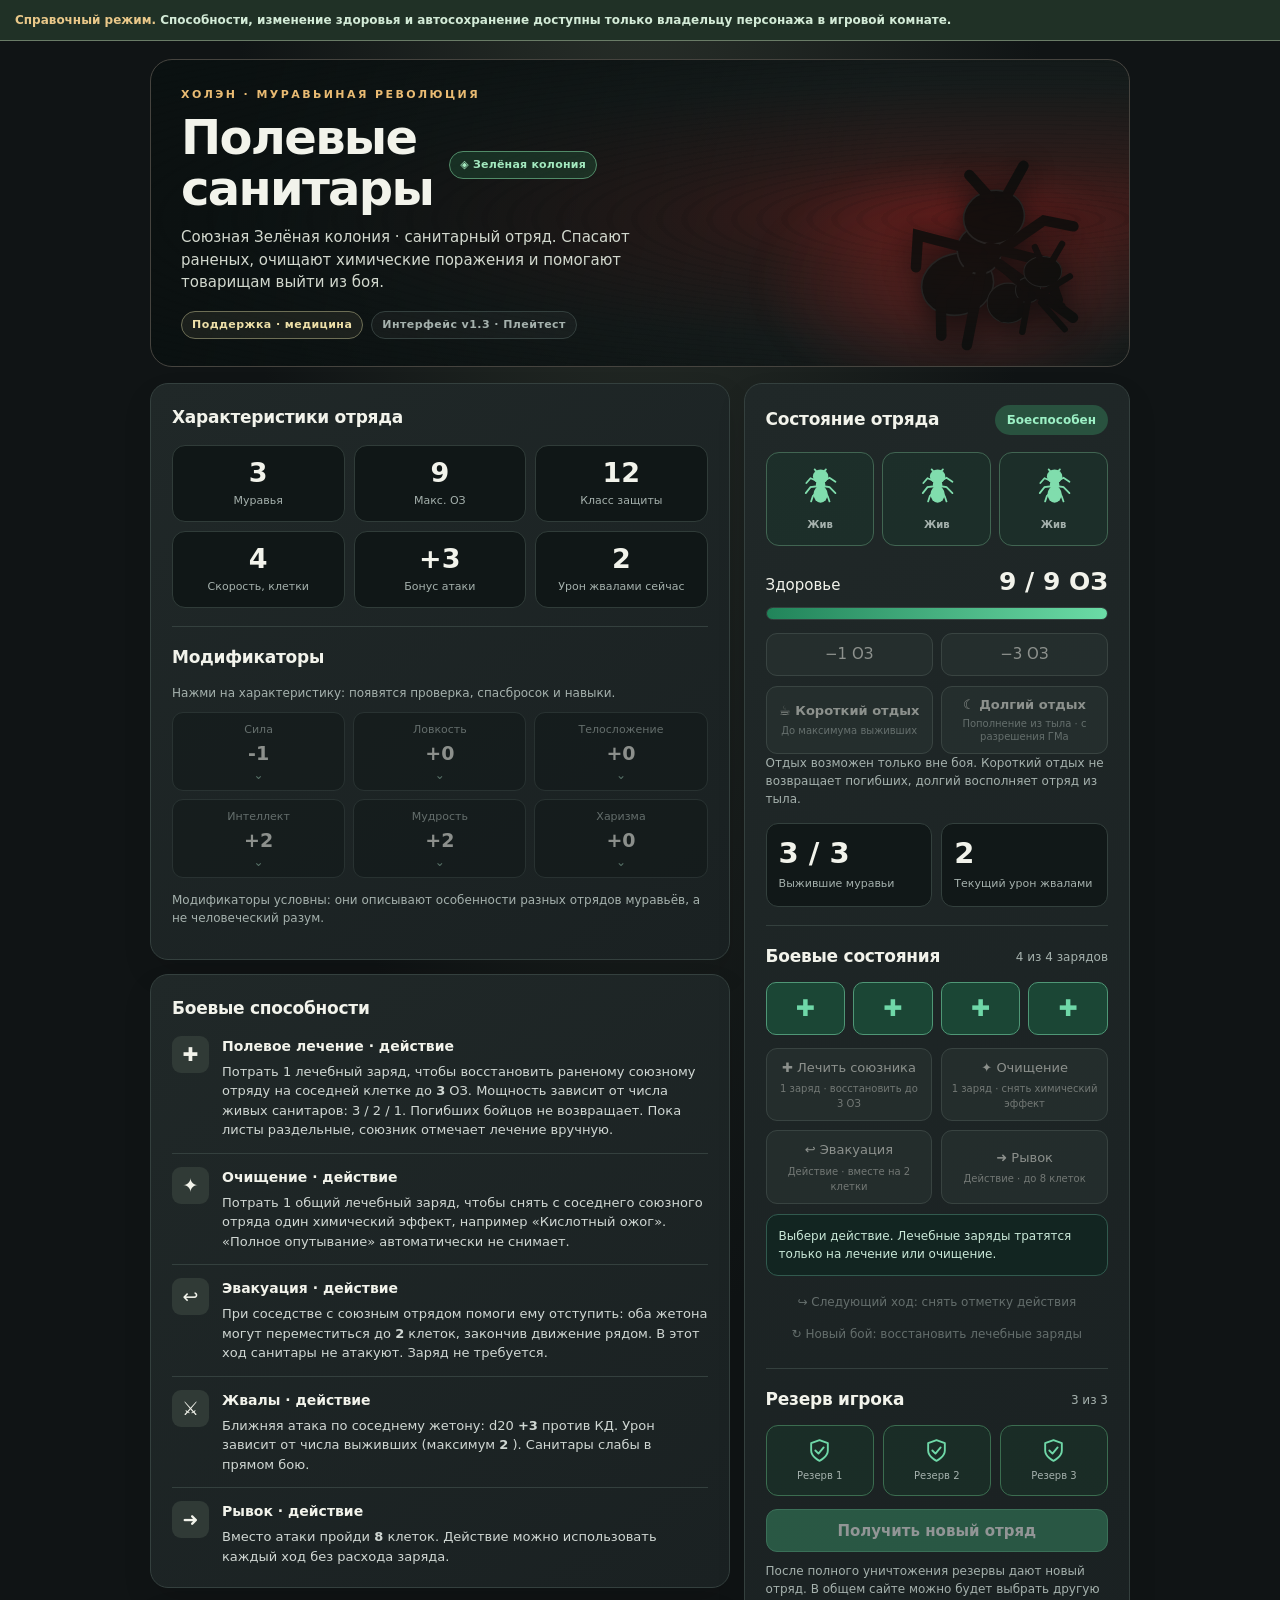
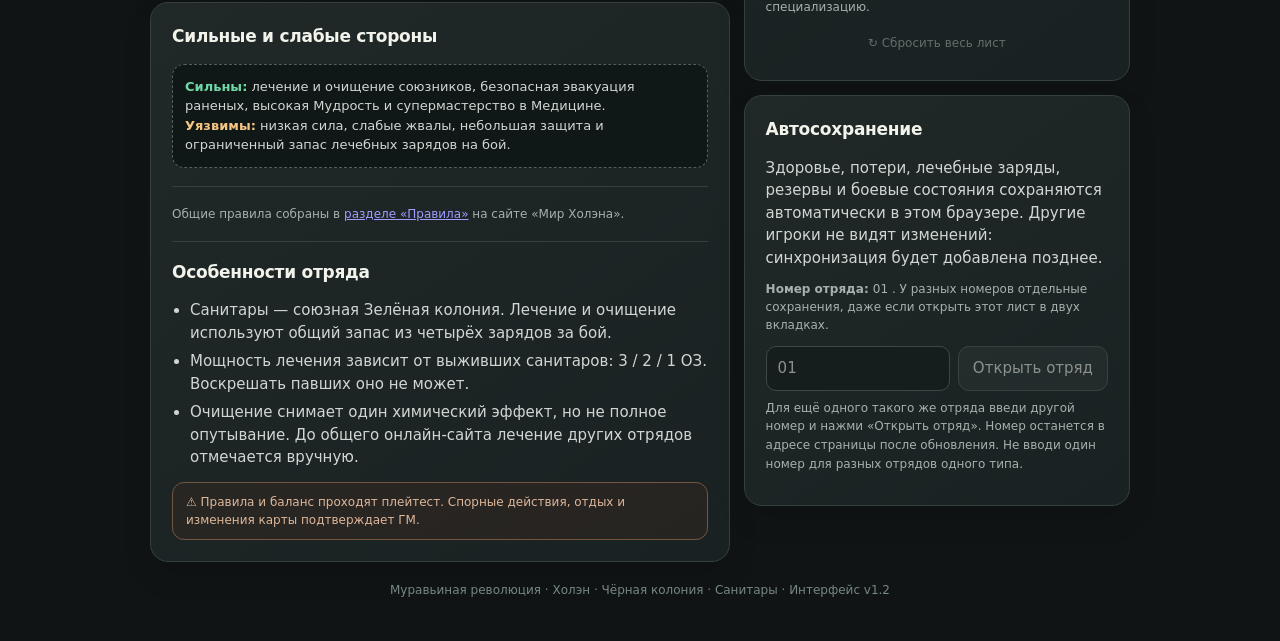
<file: sheets/medic.html>
<!DOCTYPE html>

<html lang="ru">
<!--
  МУРАВЬИНАЯ РЕВОЛЮЦИЯ — САНИТАРЫ v1.2
  КАК РЕДАКТИРОВАТЬ В VS CODE:
  Ctrl+F -> "НАСТРОЙКИ": здоровье, КД, скорость и лечебные заряды.
  Ctrl+F -> "МАСТЕРСТВО И НАВЫКИ": 0/1/2 для каждого навыка и спасброска.
  Ctrl+F -> "САНИТАРЫ: ОТДЫХ": оформление кнопок отдыха и зарядов.
  Ctrl+F -> "ИГРОВЫЕ ДЕЙСТВИЯ": функциональность лечения, очищения и отдыха.
  Обновляй браузер после Ctrl+S. Файл полностью автономен.
-->
<head>
<meta charset="utf-8"/>
<meta content="width=device-width, initial-scale=1" name="viewport"/>
<meta content="#161a1a" name="theme-color"/>
<meta content="Интерактивный лист отряда для ваншота «Муравьиная революция»" name="description"/>
<title>
   Муравьиная революция — Санитары (саппорт)
  </title>
<style>
   /* ===== 01. ПАЛИТРА И ЦВЕТА ===== */
:root {
    color-scheme: dark;
    --bg:#101415;
    --panel:#1b2223;
    --panel-2:#222b2b;
    --border:#34403e;
    --text:#f2f3eb;
    --muted:#a5b1ad;
    --green:#6fd8a8;
    --red:#e87870;
    --gold:#e9bb73;
}

* {
    box-sizing:border-box
}

html {
    scroll-behavior:smooth
}

body {
    margin:0;
    color:var(--text);
    background:radial-gradient(ellipse at 50% -10%,#29302a 0%,transparent 45%),var(--bg);
    font:15px/1.5 system-ui,-apple-system,"Segoe UI",sans-serif;
}

.wrap {
    width:min(100% - 28px,980px);
    margin:0 auto;
    padding-bottom:42px
}

/* ===== 02. ШАПКА И ОБЛОЖКА ===== */
.hero {
    margin:18px 0 16px;
    min-height:230px;
    border:1px solid #46443f;
    border-radius:22px;
    overflow:hidden;
    position:relative;
    display:flex;
    align-items:end;
    isolation:isolate;
    background:linear-gradient(105deg,rgba(10,16,16,.94) 10%,rgba(10,16,16,.55) 72%), radial-gradient(ellipse at 84% 50%,#9f2926 0%,#532a26 27%,#252b2a 60%,#18201f 90%);
}

.hero::before {
    content:"";
    position:absolute;
    z-index:-1;
    inset:0;
    background:repeating-radial-gradient(ellipse at 90% 52%, transparent 0 18px, rgba(3,7,8,.08) 19px 25px);
}

.hero::after {
    content:"";
    position:absolute;
    right:-50px;
    bottom:-48px;
    width:440px;
    height:260px;
    background:radial-gradient(ellipse,rgba(228,43,39,.28),transparent 65%);
    filter:blur(12px);
    z-index:-1
}

.hero .art {
    position:absolute;
    right:22px;
    bottom:3px;
    width:min(40%,290px);
    opacity:.82;
    filter:drop-shadow(0 6px 14px #0b0c0c)
}

.hero-content {
    padding:27px 30px;
    z-index:2
}

.eyebrow {
    color:var(--gold);
    font-size:11px;
    letter-spacing:.22em;
    font-weight:800;
    text-transform:uppercase
}

h1 {
    line-height:1.07;
    font-size:clamp(29px,5vw,48px);
    margin:8px 0 12px;
    letter-spacing:-.035em
}

.subtitle {
    color:#d2d8ce;
    max-width:470px;
    margin:0
}

.badges {
    display:flex;
    gap:8px;
    flex-wrap:wrap;
    margin-top:17px
}

.badge {
    padding:5px 10px;
    border:1px solid #6d6e55;
    background:#c9c18e15;
    border-radius:100px;
    font-size:11px;
    font-weight:800;
    letter-spacing:.04em;
    color:#eddfa8
}

.badge.secondary {
    border-color:var(--border);
    background:#ffffff09;
    color:var(--muted)
}

/* ===== 03. КАРТОЧКИ И КОЛОНКИ ===== */
.layout {
    display:grid;
    grid-template-columns:minmax(0,1.2fr) minmax(300px,.8fr);
    gap:14px;
    align-items:start
}

.column {
    display:grid;
    gap:14px
}

.card {
    border:1px solid var(--border);
    background:linear-gradient(145deg,#202828,#1a2122);
    padding:21px;
    border-radius:18px;
    box-shadow:0 14px 30px #00000018
}

h2 {
    font-size:17px;
    margin:0 0 14px;
    letter-spacing:-.015em
}

h3 {
    font-size:14px;
    margin:0 0 5px
}

p {
    margin:0 0 11px;
    color:#d0d7d3
}

/* ===== 04. ХАРАКТЕРИСТИКИ ===== */
.stat-grid {
    display:grid;
    grid-template-columns:repeat(3,1fr);
    gap:9px
}

.stat {
    background:#101717;
    border:1px solid #303c39;
    border-radius:13px;
    padding:12px 7px;
    text-align:center;
    min-width:0
}

.stat strong {
    display:block;
    font-size:27px;
    line-height:1.1;
    font-variant-numeric:tabular-nums
}

.stat span {
    color:var(--muted);
    font-size:11px;
    line-height:1.3;
    display:block;
    margin-top:7px
}

.ability-grid {
    display:grid;
    grid-template-columns:repeat(3,1fr);
    gap:8px
}

.ability {
    text-align:center;
    padding:9px;
    border:1px solid var(--border);
    border-radius:11px
}

.ability span {
    display:block;
    color:var(--muted);
    font-size:11px
}

.ability strong {
    font-size:19px
}

.divider {
    height:1px;
    background:var(--border);
    margin:18px 0
}

.small {
    color:var(--muted);
    font-size:12px
}

/* ===== 05. ЗДОРОВЬЕ И СОСТОЯНИЕ ===== */
.statusbar {
    display:flex;
    align-items:center;
    justify-content:space-between;
    gap:14px
}

.status {
    padding:6px 12px;
    border-radius:30px;
    font-size:12px;
    font-weight:750;
    background:#29523f;
    color:#9cf0c5;
    white-space:nowrap
}

.status.warn {
    background:#6b4e24;
    color:#ffd494
}

.status.danger {
    background:#623130;
    color:#ffaaa0
}

.ants {
    display:grid;
    grid-template-columns:repeat(4,minmax(0,1fr));
    gap:8px;
    margin:17px 0
}

.ant {
    border:1px solid #416552;
    background:#19392d68;
    padding:12px 2px 10px;
    text-align:center;
    border-radius:13px;
    transition:.2s
}

.ant.dead {
    background:#202728;
    border-color:#333d3e;
    opacity:.54
}

.ant svg {
    display:block;
    width:38px;
    height:42px;
    margin:auto auto 5px;
    color:#80ddad
}

.ant.dead svg {
    color:#7a8586
}

.ant span {
    font-size:10px;
    color:var(--muted);
    font-weight:650
}

.hp-head {
    display:flex;
    align-items:baseline;
    justify-content:space-between;
    margin-top:12px
}

.hp-head strong {
    font-size:25px;
    font-variant-numeric:tabular-nums
}

.track {
    margin:7px 0 13px;
    height:13px;
    background:#101617;
    border:1px solid #34413e;
    border-radius:99px;
    overflow:hidden
}

.fill {
    height:100%;
    background:linear-gradient(90deg,#21845a,#6bdca6);
    transition:width .25s ease
}

.fill.low {
    background:linear-gradient(90deg,#ac502c,#e2a44c)
}

.fill.none {
    background:none
}

/* ===== 06. КНОПКИ ===== */
.buttons {
    display:grid;
    grid-template-columns:repeat(3,1fr);
    gap:8px
}

button {
    min-height:43px;
    border:1px solid #52605b;
    border-radius:11px;
    background:#2b3634;
    color:var(--text);
    font-weight:750;
    font:inherit;
    cursor:pointer;
    transition:background .12s,transform .12s
}

button:active:not(:disabled) {
    transform:translateY(1px)
}

button:hover:not(:disabled) {
    background:#3b4c46
}

button:disabled {
    opacity:.4;
    cursor:not-allowed
}

button.primary {
    background:#378963;
    border-color:#59b88a;
    color:white;
    font-weight:800
}

button.primary:hover:not(:disabled) {
    background:#44a576
}

button.quiet {
    border:0;
    background:none;
    color:var(--muted);
    font-size:12px;
    min-height:32px;
    padding:5px
}

button.quiet:hover {
    color:var(--text)
}

.battle-line {
    display:grid;
    grid-template-columns:1fr 1fr;
    gap:9px;
    margin:15px 0 0
}

.battle-stat {
    background:#111818;
    border:1px solid #33403d;
    border-radius:12px;
    padding:12px
}

.battle-stat .value {
    display:block;
    font-size:29px;
    font-weight:800;
    line-height:1.2;
    font-variant-numeric:tabular-nums
}

.battle-stat .label {
    color:var(--muted);
    font-size:11px
}

/* ===== 07. РЕЗЕРВЫ ===== */
.reserve-row {
    display:grid;
    grid-template-columns:repeat(3,1fr);
    gap:9px;
    margin:13px 0
}

.reserve {
    padding:12px 5px;
    text-align:center;
    border:1px solid #3b6d50;
    background:#183a2a75;
    border-radius:12px;
    color:var(--green)
}

.reserve.used {
    color:#77827e;
    border-color:#343b3a;
    background:#1a2121
}

.reserve svg {
    width:25px;
    height:25px;
    display:block;
    margin:auto
}

.reserve span {
    display:block;
    color:var(--muted);
    font-size:10px;
    margin-top:5px
}

.full {
    width:100%
}

/* ===== 08. БЛОКИ СПОСОБНОСТЕЙ ===== */
.skill {
    display:grid;
    grid-template-columns:37px minmax(0,1fr);
    gap:13px;
    padding:13px 0;
    border-bottom:1px solid var(--border)
}

.skill:first-of-type {
    padding-top:0
}

.skill:last-of-type {
    border:0;
    padding-bottom:0
}

.skill-icon {
    display:flex;
    align-items:center;
    justify-content:center;
    background:#303a36;
    border-radius:9px;
    height:37px;
    font-size:19px
}

.skill p {
    font-size:13px;
    line-height:1.5;
    margin-bottom:0
}

.list {
    padding-left:18px;
    margin:7px 0 0;
    color:#d0d7d3
}

.list li {
    margin:6px 0
}

.footer {
    text-align:center;
    color:#778782;
    font-size:12px;
    padding:19px 5px 0
}

.banner {
    border:1px solid #735640;
    background:#3b291e60;
    border-radius:12px;
    padding:10px 13px;
    color:#dfb79a;
    font-size:12px;
    margin-top:13px
}







/* ===== 09. ОСОБЕННОСТИ ТЯЖЁЛЫХ ===== */

.tactic {
    display:grid;
    grid-template-columns:1fr 1fr;
    gap:9px;
    margin-top:10px
}

.ability-btn.active {
    border-color:#b08e5c;
    color:#f4d79e;
    background:#524028
}

.ability-btn {
    font-size:13px;
    padding:9px
}

.ability-btn small {
    display:block;
    font-size:10px;
    font-weight:500;
    opacity:.75
}

.hint {
    background:#101717;
    border:1px dashed #52605b;
    border-radius:12px;
    padding:12px;
    color:#d0d7d3;
    font-size:13px
}

.warning-highlight {
    color:#f5c583
}

/* ===== 10. АДАПТАЦИЯ ПОД ТЕЛЕФОН ===== */
@media(max-width:740px) {
    .layout {
        grid-template-columns:1fr
    }
    .hero {
        min-height:215px
    }
    .hero-content {
        padding:22px
    }
    .hero .art {
        width:41%;
        right:-9px;
        opacity:.46
    }
    .card {
        padding:17px
    }
    .stat strong {
        font-size:23px
    }
}

@media(max-width:380px) {
    .stat-grid {
        grid-template-columns:repeat(2,1fr)
    }
    .hero .art {
        display:none
    }
    .buttons button {
        font-size:13px
    }
}

@media(prefers-reduced-motion:reduce) {
    * {
        transition:none!important;
        scroll-behavior:auto
    }
}

@media(max-width:385px) {
    .tactic {
        grid-template-columns:1fr
    }
}
    
/* ================================================================
   СОСТАВ ОТРЯДА: ДО 8 — СЕТКА, ОТ 9 — СТОПКИ С ЧИСЛАМИ
   Количество столбцов до порога задаёт RULES.antsPerRow.
   Порог компактного режима задаёт RULES.stackFrom.
   ================================================================ */
.ants.ant-stacks {
    display: flex;
    flex-wrap: wrap;
    align-items: stretch;
    gap: 12px;
}

/* Одна стопка: зелёная — живые, серая — погибшие. */
.ant-stack {
    display: flex;
    align-items: center;
    justify-content: space-between;
    gap: 10px;
    flex: 1 1 154px;
    min-width: 0;
    padding: 12px 13px;
    border: 1px solid #416552;
    border-radius: 13px;
    background: #19392d68;
}

.ant-stack.dead {
    background: #202728;
    border-color: #454e51;
}

.ant-stack-icons {
    display: flex;
    align-items: center;
    flex-shrink: 0;
    padding-left: 10px;
}

.ant-stack-icon {
    display: block;
    width: 29px;
    height: 43px;
    margin-left: -10px;
    color: #80ddad;
    filter: drop-shadow(0 2px 3px rgba(0,0,0,.3));
}

.ant-stack-icon svg {
    display: block;
    width: 29px;
    height: 43px;
}

.ant-stack.dead .ant-stack-icon {
    color: #7a8586;
}

.ant-stack-info {
    display: flex;
    flex-direction: column;
    text-align: right;
    align-items: flex-end;
    gap: 2px;
}

.ant-stack-info strong {
    color: #80ddad;
    font-size: 25px;
    line-height: 1;
    font-weight: 800;
    font-variant-numeric: tabular-nums;
}

.ant-stack.dead .ant-stack-info strong {
    color: #c1c7c9;
}

.ant-stack-info span {
    color: var(--muted);
    font-size: 11px;
    font-weight: 650;
}



/* ===== 11. ЕДИНЫЙ СТАНДАРТ v1.0 — СОСТОЯНИЯ КНОПОК ===== */
.ability-btn.active, .ability-btn.selected {
    background: #244f3d;
    border-color: #66c99b;
    color: #e9fff1;
}
.ability-btn.spent, .ability-btn:disabled {
    background: #232a29;
    border-color: #3b4240;
    color: #9ca6a0;
    opacity: .55;
}
.ability-btn:focus-visible, .squad-id-controls input:focus-visible {
    outline: 2px solid #73dcac;
    outline-offset: 3px;
}
/* Тактические кнопки в две колонки, как у тяжёлых. */
.tactic .ability-btn { min-width: 0; overflow-wrap: anywhere; }
.tactic .ability-btn small { margin-top: 4px; }
.ability-summary {
    border: 1px solid #41534a;
    background: #101c19;
    color: #c8d9d1;
    padding: 10px 11px;
    border-radius: 11px;
    margin-top: 9px;
    font-size: 12px;
}
.ability-static {
    border: 1px solid #42514a;
    border-radius: 11px;
    background: #24302e;
    padding: 9px;
    text-align: center;
    font-size: 13px;
    display: flex;
    flex-direction: column;
    align-items: center;
    justify-content: center;
    gap: 3px;
}
.ability-static small {color: var(--muted); font-size: 10px;}
/* У каждого экземпляра собственное локальное сохранение. */
.squad-id-controls { display: flex; flex-wrap: wrap; gap: 8px; margin-top: 12px; }
.squad-id-controls input {
    min-width: 0;
    flex: 1 1 110px;
    padding: 10px 11px;
    color: var(--text);
    background: #101717;
    border: 1px solid #556c5f;
    border-radius: 10px;
    font: inherit;
}
.squad-id-controls button { padding: 8px 14px; min-height: 41px; }
.instance-hint { color: var(--muted); font-size: 12px; line-height: 1.55; margin-top: 8px; }
@media (max-width:380px) {
    .tactic {grid-template-columns: repeat(2, minmax(0,1fr));}
    .ability-btn {font-size:11px;}
}
/* ================================================================
   12. РАСКРЫВАЮЩАЯСЯ ПАНЕЛЬ ХАРАКТЕРИСТИК (ЕДИНЫЙ СТАНДАРТ v1.2)
   Цвета наследуются от тяжёлых муравьёв; здесь только анимация и компоновка.
   Чтобы поменять МАСТЕРСТВО, НЕ нужно редактировать CSS — ищи RULES.
   ================================================================ */
.ability-trigger {
    display: flex;
    flex-direction: column;
    align-items: center;
    justify-content: center;
    min-width: 0;
    min-height: 76px;
    background: #101717;
    color: var(--text);
    font: inherit;
    cursor: pointer;
    transition: background .22s ease, border-color .22s ease, box-shadow .22s ease;
}
.ability-trigger:hover { border-color: #658b76; background: #202f29; }
.ability-trigger.is-open {
    background: #244f3d;
    border-color: #66c99b;
    box-shadow: inset 0 0 0 1px rgba(111,216,168,.15);
}
.ability-trigger:focus-visible {
    outline: 2px solid var(--green);
    outline-offset: 3px;
}
.ability-trigger strong {
    display: block;
    font-variant-numeric: tabular-nums;
    transition: filter .19s ease, opacity .19s ease, transform .19s ease;
}
/* Нажатая цифра плавно размывается, при закрытии возвращается. */
.ability-trigger.is-open strong {
    filter: blur(4px);
    opacity: .17;
    transform: scale(.86);
}
.ability-trigger .ability-chevron {
    font-size: 12px;
    color: #8fbba7;
    line-height: 1;
    margin-top: 2px;
    transition: transform .25s ease;
}
.ability-trigger.is-open .ability-chevron { transform: rotate(180deg); }

/* Сетка из 0fr в 1fr позволяет раскрыть панель без заданной высоты. */
.attribute-panel {
    display: grid;
    grid-template-rows: 0fr;
    opacity: 0;
    visibility: hidden;
    margin-top: 0;
    transition: grid-template-rows .30s ease, opacity .23s ease,
                margin-top .30s ease, visibility 0s linear .30s;
}
.attribute-panel.open {
    grid-template-rows: 1fr;
    opacity: 1;
    visibility: visible;
    margin-top: 12px;
    transition: grid-template-rows .30s ease, opacity .23s ease,
                margin-top .30s ease, visibility 0s;
}
.attribute-panel-inner { min-height: 0; overflow: hidden; }
.attribute-panel-body {
    padding: 13px;
    border: 1px solid #476255;
    border-radius: 12px;
    background: #111d19;
}
.attribute-heading { display: flex; gap: 8px; flex-wrap: wrap; justify-content: space-between; align-items: baseline; margin-bottom: 12px; }
.attribute-heading strong { font-size: 14px; letter-spacing: .03em; }
.attribute-heading span { color: var(--muted); font-size: 12px; }
.attribute-rolls { display: grid; grid-template-columns: repeat(2,minmax(0,1fr)); gap: 8px; margin-bottom: 12px; }
.attribute-roll {
    border: 1px solid #435750;
    background: #26332e;
    padding: 10px;
    border-radius: 10px;
    min-width: 0;
}
.attribute-roll-label { display: block; font-size: 10px; color: #abc4b8; font-weight: 800; letter-spacing: .03em; }
.attribute-roll-value { display: block; font-size: 24px; font-weight: 800; line-height: 1.18; margin: 4px 0; font-variant-numeric: tabular-nums; }
.attribute-rank { display: flex; align-items: center; gap: 6px; font-size: 10px; color: #b1c6ba; }
.attribute-rank.proficient { color: #78d8aa; }
.attribute-rank.expert { color: #e9bb73; }
.attribute-rank-symbol { font-size: 17px; line-height: 1; font-weight: 800; min-width: 16px; }
.attribute-section-heading { color: #b7d3c5; font-size: 11px; font-weight: 800; letter-spacing: .05em; margin: 4px 0 7px; }
.attribute-skills { display: flex; flex-direction: column; gap: 6px; }
.attribute-skill {
    display: flex; justify-content: space-between; align-items: center;
    gap: 8px; min-width: 0;
    border-radius: 9px; background: #25352f; padding: 8px 10px;
}
.attribute-skill-name { display: block; font-size: 13px; color: #f2f3eb; font-weight: 700; }
.attribute-skill-value {
    flex-shrink: 0; font-size: 15px; font-weight: 800;
    background: #354840; border-radius: 7px;
    min-width: 44px; text-align: center; padding: 6px 7px;
    font-variant-numeric: tabular-nums;
}
.attribute-empty { color: var(--muted); font-size: 12px; padding: 10px 0 2px; }
.attribute-legend { margin-top: 11px; font-size: 10px; color: #a4bcb0; line-height: 1.6; }
/* При каждом выборе характеристики строки проявляются одна за другой. */
.attribute-panel.open .attribute-stagger { animation: attributeReveal .33s cubic-bezier(.22,.7,.2,1) both; animation-delay: var(--stagger-delay,0ms); }
@keyframes attributeReveal {
    from { opacity: 0; transform: translateY(7px); filter: blur(2px); }
    to { opacity: 1; transform: translateY(0); filter: blur(0); }
}
@media (max-width:380px) {
    .attribute-panel-body { padding: 10px; }
    .attribute-roll { padding: 8px; }
    .attribute-roll-value { font-size: 22px; }
    .attribute-skill { padding: 7px 8px; }
}
@media (prefers-reduced-motion:reduce) {
    .attribute-panel, .attribute-panel.open, .ability-trigger,
    .ability-trigger strong, .ability-trigger .ability-chevron,
    .attribute-panel.open .attribute-stagger {
        transition: none !important;
        animation: none !important;
        filter: none !important;
    }
    .ability-trigger.is-open strong { opacity: .38; }
}


  
/* ===== 12. САНИТАРЫ: ОТДЫХ, ЗАРЯДЫ, ПОДДЕРЖКА ===== */
.damage-buttons {grid-template-columns:repeat(2,minmax(0,1fr))}
.rest-row {display:grid;grid-template-columns:repeat(2,minmax(0,1fr));gap:8px;margin-top:10px}
.rest-row button {padding:10px 8px;min-height:66px;line-height:1.25}
.rest-row button span {display:block;font-size:13px;font-weight:750}
.rest-row button small {display:block;font-size:10px;color:var(--muted);font-weight:400;margin-top:5px}
.charge-grid {display:grid;grid-template-columns:repeat(4,minmax(0,1fr));gap:8px;margin:13px 0}
.charge {border:1px solid #36413c;background:#182021;color:#57655d;border-radius:10px;padding:8px 0;text-align:center;font-size:23px}
.charge.on {border-color:#4f9776;background:#1b4635;color:var(--green)}
.medic-notice {background:#122521;border:1px solid #315a4e;border-radius:12px;padding:12px;font-size:12px;color:#c9e8d8;margin:10px 0}
@media(max-width:360px){.rest-row button span{font-size:11px}.rest-row button small{font-size:9px}}
  
.hero-title-row { display:flex; align-items:center; flex-wrap:wrap; gap:8px 14px; }
.hero-title-row h1 { margin-right: 2px; }
.faction-badge {
    color:#a3e9bf; background:rgba(39,111,69,.30);
    border-color:#518b68; letter-spacing:.02em;
    white-space:nowrap; font-size:11px;
}


.sheet-central-rules { margin-top: 14px; }\n.sheet-central-rules a { color: var(--green); text-decoration: underline; text-underline-offset: 3px; }\n
</style>
<script src="../auth-access.js?v=01210"></script></head>
<body>
<!-- НАЧАЛО HTML: то, что отображается в браузере. -->
<main class="wrap">
<!-- ОБЛОЖКА: здесь можно заменить название или описание. -->
<section aria-label="Обложка отряда" class="hero">
<svg aria-hidden="true" class="art" viewbox="0 0 360 300">
<g fill="#070d0c" stroke="#1c2524" stroke-linecap="round" stroke-width="2">
<g transform="translate(95 110) rotate(-14)">
<ellipse cx="55" cy="108" rx="45" ry="38">
</ellipse>
<ellipse cx="91" cy="74" rx="27" ry="29">
</ellipse>
<ellipse cx="119" cy="38" rx="38" ry="33">
</ellipse>
<path d="M88 73 22 37 10 75M85 85 30 122 20 165M90 94 48 184M104 73 166 106 171 157M104 85 178 57 212 73M111 96 184 183M120 14 102 -20M142 15 170 -15" fill="none" stroke="#080d0c" stroke-width="13">
</path>
</g>
<g transform="translate(210 163) scale(.65)">
<ellipse cx="42" cy="95" rx="40" ry="38">
</ellipse>
<ellipse cx="80" cy="70" rx="24" ry="24">
</ellipse>
<ellipse cx="108" cy="35" rx="36" ry="29">
</ellipse>
<path d="M76 70 25 23M75 80 30 125M80 90 69 150M95 70 145 100M98 82 160 44M105 94 150 145M104 13 93 -12M127 13 145 -18" fill="none" stroke="#080d0c" stroke-width="12">
</path>
</g>
</g>
</svg>
<div class="hero-content">
<div class="eyebrow">
      ХОЛЭН · МУРАВЬИНАЯ РЕВОЛЮЦИЯ
     </div><div class="hero-title-row"><h1>
      Полевые
      <br/>
      санитары
     </h1><span class="badge faction-badge" title="Союзная колония">◈ <span data-rule="factionName">Зелёная колония</span></span></div>
<p class="subtitle">Союзная Зелёная колония · санитарный отряд. Спасают раненых, очищают химические поражения и помогают товарищам выйти из боя.</p>
<div class="badges">
<span class="badge">
       Поддержка · медицина
      </span>
<span class="badge secondary">Интерфейс v1.3 · Плейтест</span>
</div>
</div>
</section>
<div class="layout">
<div class="column">
<section class="card">
<h2>
       Характеристики отряда
      </h2>
<!-- ХАРАКТЕРИСТИКИ: цифры идут из блока JavaScript RULES, вручную править их здесь не нужно. -->
<div class="stat-grid">
<div class="stat">
<strong data-rule="members">
         4
        </strong>
<span>
         Муравья
        </span>
</div>
<div class="stat">
<strong data-calc="maxHp">
         12
        </strong>
<span>
         Макс. ОЗ
        </span>
</div>
<div class="stat">
<strong data-rule="armorClass">
         13
        </strong>
<span>
         Класс защиты
        </span>
</div>
<div class="stat">
<strong data-rule="speed">
         4
        </strong>
<span>
         Скорость, клетки
        </span>
</div>
<div class="stat">
<strong data-signed="attackBonus">
         +4
        </strong>
<span>
         Бонус атаки
        </span>
</div>
<div class="stat">
<strong id="top-damage">
         4
        </strong>
<span>
         Урон жвалами сейчас
        </span>
</div>
</div>
<div class="divider">
</div>
<h2>
       Модификаторы
      </h2>
<!-- =====================================================
           ИНТЕРАКТИВНЫЕ ХАРАКТЕРИСТИКИ И РАСКРЫВАЮЩИЕСЯ НАВЫКИ
           Ранги мастерства и спасбросков изменяются ТОЛЬКО в RULES.mastery.
           ===================================================== -->
<p class="small" style="margin-bottom:10px">
       Нажми на характеристику: появятся проверка, спасбросок и навыки.
      </p>
<div class="ability-grid" id="ability-buttons">
<button aria-controls="ability-details" aria-expanded="false" class="ability ability-trigger" data-ability="strength" title="Показать навыки: Сила" type="button">
<span>
         Сила
        </span>
<strong data-signed="strength">
         +0
        </strong>
<span aria-hidden="true" class="ability-chevron">
         ⌄
        </span>
</button>
<button aria-controls="ability-details" aria-expanded="false" class="ability ability-trigger" data-ability="dexterity" title="Показать навыки: Ловкость" type="button">
<span>
         Ловкость
        </span>
<strong data-signed="dexterity">
         +0
        </strong>
<span aria-hidden="true" class="ability-chevron">
         ⌄
        </span>
</button>
<button aria-controls="ability-details" aria-expanded="false" class="ability ability-trigger" data-ability="constitution" title="Показать навыки: Телосложение" type="button">
<span>
         Телосложение
        </span>
<strong data-signed="constitution">
         +0
        </strong>
<span aria-hidden="true" class="ability-chevron">
         ⌄
        </span>
</button>
<button aria-controls="ability-details" aria-expanded="false" class="ability ability-trigger" data-ability="intelligence" title="Показать навыки: Интеллект" type="button">
<span>
         Интеллект
        </span>
<strong data-signed="intelligence">
         +0
        </strong>
<span aria-hidden="true" class="ability-chevron">
         ⌄
        </span>
</button>
<button aria-controls="ability-details" aria-expanded="false" class="ability ability-trigger" data-ability="wisdom" title="Показать навыки: Мудрость" type="button">
<span>
         Мудрость
        </span>
<strong data-signed="wisdom">
         +0
        </strong>
<span aria-hidden="true" class="ability-chevron">
         ⌄
        </span>
</button>
<button aria-controls="ability-details" aria-expanded="false" class="ability ability-trigger" data-ability="charisma" title="Показать навыки: Харизма" type="button">
<span>
         Харизма
        </span>
<strong data-signed="charisma">
         +0
        </strong>
<span aria-hidden="true" class="ability-chevron">
         ⌄
        </span>
</button>
</div>
<div aria-hidden="true" aria-label="Проверки, спасброски и навыки" class="attribute-panel" id="ability-details" role="region">
<div class="attribute-panel-inner">
<div class="attribute-panel-body" id="ability-details-content">
</div>
</div>
</div>
<p class="small" style="margin-top:13px">
       Модификаторы условны: они описывают особенности разных отрядов муравьёв, а не человеческий разум.
      </p>
</section>
<section class="card">
<h2>
       Боевые способности
      </h2>
<!-- СПОСОБНОСТИ: описания можно править отдельно от логики кнопок. -->
<div class="skill">
<div class="skill-icon">
        ✚
       </div>
<div>
<h3>
         Полевое лечение · действие
        </h3>
<p>
         Потрать 1 лечебный заряд, чтобы восстановить раненому союзному отряду на соседней клетке до
         <strong data-calc="healPower">
          3
         </strong>
         ОЗ. Мощность зависит от числа живых санитаров: 3 / 2 / 1. Погибших бойцов не возвращает. Пока листы раздельные, союзник отмечает лечение вручную.
        </p>
</div>
</div>
<div class="skill">
<div class="skill-icon">
        ✦
       </div>
<div>
<h3>
         Очищение · действие
        </h3>
<p>
         Потрать 1 общий лечебный заряд, чтобы снять с соседнего союзного отряда один химический эффект, например «Кислотный ожог». «Полное опутывание» автоматически не снимает.
        </p>
</div>
</div>
<div class="skill">
<div class="skill-icon">
        ↩
       </div>
<div>
<h3>
         Эвакуация · действие
        </h3>
<p>
         При соседстве с союзным отрядом помоги ему отступить: оба жетона могут переместиться до
         <strong data-rule="evacuationSpeed">
          2
         </strong>
         клеток, закончив движение рядом. В этот ход санитары не атакуют. Заряд не требуется.
        </p>
</div>
</div>
<div class="skill">
<div class="skill-icon">
        ⚔
       </div>
<div>
<h3>
         Жвалы · действие
        </h3>
<p>
         Ближняя атака по соседнему жетону: d20
         <strong data-signed="attackBonus">
          +3
         </strong>
         против КД. Урон зависит от числа выживших (максимум
         <strong data-rule="fullDamage">
          2
         </strong>
         ). Санитары слабы в прямом бою.
        </p>
</div>
</div>
<div class="skill">
<div class="skill-icon">
        ➜
       </div>
<div>
<h3>
         Рывок · действие
        </h3>
<p>
         Вместо атаки пройди
         <strong data-calc="dashSpeed">
          8
         </strong>
         клеток. Действие можно использовать каждый ход без расхода заряда.
        </p>
</div>
</div>
</section>
<section class="card"><h2>Сильные и слабые стороны</h2><div class="hint"><strong style="color:var(--green)">Сильны:</strong> лечение и очищение союзников, безопасная эвакуация раненых, высокая Мудрость и супермастерство в Медицине.<br/><strong class="warning-highlight">Уязвимы:</strong> низкая сила, слабые жвалы, небольшая защита и ограниченный запас лечебных зарядов на бой.</div><div class="divider"></div><p class="small sheet-central-rules">Общие правила собраны в <a href="../index.html#rules" target="_blank" rel="noopener noreferrer">разделе «Правила»</a> на сайте «Мир Холэна».</p><div class="divider"></div><h2>Особенности отряда</h2><div class="class-rule-hint"><ul class="list"><li>Санитары — союзная Зелёная колония. Лечение и очищение используют общий запас из четырёх зарядов за бой.</li><li>Мощность лечения зависит от выживших санитаров: 3 / 2 / 1 ОЗ. Воскрешать павших оно не может.</li><li>Очищение снимает один химический эффект, но не полное опутывание. До общего онлайн-сайта лечение других отрядов отмечается вручную.</li></ul></div><div class="banner">⚠ Правила и баланс проходят плейтест. Спорные действия, отдых и изменения карты подтверждает ГМ.</div></section>
</div>
<div class="column">
<!-- ИНТЕРАКТИВНЫЙ ЛИСТ: кнопки с id подключены в разделе СОБЫТИЯ JavaScript. -->
<section class="card" id="sheet">
<div class="statusbar">
<h2 style="margin:0">
        Состояние отряда
       </h2>
<span class="status" id="status">
        Боеспособен
       </span>
</div>
<div aria-live="polite" class="ants" id="ants">
</div>
<div class="hp-head">
<span>
        Здоровье
       </span>
<strong id="hp-label">
        9 / 9 ОЗ
       </strong>
</div>
<div aria-label="Здоровье отряда" aria-valuemax="9" aria-valuemin="0" aria-valuenow="9" class="track" id="hp-track" role="progressbar">
<div class="fill" id="hp-fill">
</div>
</div>
<div class="buttons damage-buttons">
<button id="hit1" type="button">
        −1 ОЗ
       </button>
<button id="hit3" type="button">
        −3 ОЗ
       </button>
</div>
<div class="rest-row">
<button id="short-rest" type="button">
<span>
         ☕ Короткий отдых
        </span>
<small>
         До максимума выживших
        </small>
</button>
<button id="long-rest" type="button">
<span>
         ☾ Долгий отдых
        </span>
<small>
         Пополнение из тыла · с разрешения ГМа
        </small>
</button>
</div>
<p class="small" id="rest-help">
       Отдых возможен только вне боя. Короткий отдых не возвращает погибших, долгий восполняет отряд из тыла.
      </p>
<div class="battle-line">
<div class="battle-stat">
<span class="value" id="alive">
         3 / 3
        </span>
<span class="label">
         Выжившие муравьи
        </span>
</div>
<div class="battle-stat">
<span class="value" id="damage">
         2
        </span>
<span class="label">
         Текущий урон жвалами
        </span>
</div>
</div>
<div class="divider">
</div>
<div class="statusbar">
<h2 style="margin:0">
        Боевые состояния
       </h2>
<span class="small" id="charge-count">
        4 из 4 зарядов
       </span>
</div>
<div aria-label="Оставшиеся заряды лечения" class="charge-grid" id="charge-grid">
</div>
<div class="tactic">
<button class="ability-btn" id="field-heal" type="button">
<span class="action-title">
         ✚ Лечить союзника
        </span>
<small>
         1 заряд · до 3 ОЗ
        </small>
</button>
<button class="ability-btn" id="cleanse" type="button">
<span class="action-title">
         ✦ Очищение
        </span>
<small>
         1 заряд · снять химический эффект
        </small>
</button>
<button aria-pressed="false" class="ability-btn" id="evacuate" type="button">
<span class="action-title">
         ↩ Эвакуация
        </span>
<small>
         Действие · вместе на 2 клетки
        </small>
</button>
<button aria-pressed="false" class="ability-btn" id="dash" type="button">
<span class="action-title">
         ➜ Рывок
        </span>
<small>
         Действие · до 8 клеток
        </small>
</button>
</div>
<div class="medic-notice" id="combat-help">
       Выбирай действие. Лечебные заряды тратятся лишь при применении лечения или очищения.
      </div>
<button class="quiet full" id="next-turn" type="button">
       ↪ Следующий ход: снять отметку действия
      </button>
<button class="quiet full" id="new-battle" type="button">
       ↻ Новый бой: восстановить лечебные заряды
      </button>
<div class="divider">
</div>
<div class="statusbar">
<h2 style="margin:0">
        Резерв игрока
       </h2>
<span class="small" id="reserve-count">
        3 из 3
       </span>
</div>
<div class="reserve-row" id="reserve-row">
</div>
<button class="primary full" id="replace" type="button">
       Получить новый отряд
      </button>
<p class="small" style="margin-top:10px">
       После полного уничтожения резервы дают новый отряд. В общем сайте можно будет выбрать другую специализацию.
      </p>
<div style="text-align:center">
<button class="quiet" id="reset" type="button">
        ↻ Сбросить весь лист
       </button>
</div>
</section>
<section class="card">
<h2>
       Автосохранение
      </h2>
<p>
       Здоровье, потери, лечебные заряды, резервы и боевые состояния сохраняются автоматически в этом браузере. Другие игроки не видят изменений: синхронизация будет добавлена позднее.
      </p>
<p class="small">
<strong>
        Номер отряда:
       </strong>
<span id="instance-label">
        01
       </span>
       . У разных номеров отдельные сохранения, даже если открыть этот лист в двух вкладках.
      </p>
<div class="squad-id-controls">
<input aria-label="Номер отряда" autocomplete="off" id="squad-id" maxlength="24" placeholder="Например: 01 или Б-2"/>
<button id="open-squad" type="button">
        Открыть отряд
       </button>
</div>
<p class="instance-hint">
       Для ещё одного такого же отряда введи другой номер и нажми «Открыть отряд». Номер останется в адресе страницы после обновления. Не вводи один номер для разных отрядов одного типа.
      </p>
</section>
</div>
</div>
<div class="footer">
    Муравьиная революция · Холэн · Чёрная колония · Санитары · Интерфейс v1.2
   </div>
</main>
<script src="../sheet-access.js"></script>
<script>
   "use strict";

// ================================================================
//  1. НАСТРОЙКИ — ПРАВИТЬ В ПЕРВУЮ ОЧЕРЕДЬ ЗДЕСЬ
// ================================================================
// Числа и мастерство вынесены сюда специально для редактирования в VS Code.
const RULES = {
    // ВНЕШНИЙ ВИД ОТРЯДА
    antsPerRow: 4,             // После 4 значков делаем новую строку
    stackFrom: 8,              // После 8 значков используем компактные стопки

    // СОСТАВ И БОЕВЫЕ ПОКАЗАТЕЛИ
    members: 3,               // Количество санитаров
    hpPerAnt: 3,              // Здоровье одного муравья
    armorClass: 12,           // Класс защиты
    speed: 4,                 // Скорость, клеток за ход
    visionRange: 6,           // Обнаружение, клеток
    attackBonus: 3,           // Бонус атаки жвалами
    fullDamage: 2,            // Урон жвалами при полном составе
    criticalExtra: 2,         // Дополнительный урон на натуральной 20
    maxReserves: 3,           // Три запасных отряда

    // ЛЕЧЕНИЕ И ПОДДЕРЖКА
    healCharges: 4,           // Заряды лечения за бой
    healPerMedic: 1,          // 1 ОЗ лечения за одного живого санитара
    evacuationSpeed: 2,      // Движение обоих союзных отрядов при эвакуации

    // ХАРАКТЕРИСТИКИ (используем модификаторы, не значения 3–20)
    strength: -1,             // Сила
    dexterity: 0,             // Ловкость
    constitution: 0,          // Телосложение
    intelligence: 2,          // Интеллект
    wisdom: 2,                // Мудрость
    charisma: 0,              // Харизма

    // ============================================================
    //  МАСТЕРСТВО И НАВЫКИ — 0 НЕТ, 1 МАСТЕРСТВО, 2 СУПЕРМАСТЕРСТВО
    // ============================================================
    mastery: {
        bonus: 2,             // Обычное мастерство +2, супермастерство +4
        checks: {
            strength: 0, dexterity: 0, constitution: 0,
            intelligence: 0, wisdom: 0, charisma: 0
        },
        saves: {
            strength: 0, dexterity: 0, constitution: 0,
            intelligence: 0, wisdom: 1, charisma: 0
        },
        skills: {
            athletics: 0,       // Атлетика (Сила)
            acrobatics: 0,      // Акробатика (Ловкость)
            sleightOfHand: 0,   // Ловкость рук (Ловкость)
            stealth: 0,         // Скрытность (Ловкость)
            arcana: 0,          // Магия (Интеллект)
            history: 0,         // История (Интеллект)
            investigation: 1,   // Анализ (Интеллект) +4
            nature: 1,          // Природа (Интеллект) +4
            religion: 0,        // Религия (Интеллект)
            animalHandling: 0,  // Уход за животными (Мудрость)
            insight: 0,         // Проницательность (Мудрость)
            medicine: 2,        // Медицина (Мудрость) +6, супермастерство
            perception: 0,      // Внимательность (Мудрость) +2
            survival: 0,        // Выживание (Мудрость)
            deception: 0,       // Обман (Харизма)
            intimidation: 0,    // Запугивание (Харизма)
            performance: 0,     // Выступление (Харизма)
            persuasion: 0       // Убеждение (Харизма)
        }
    }
};
const MAX_HP = RULES.members * RULES.hpPerAnt;
const DASH_SPEED = RULES.speed * 2;

// ================================================================
//  2. СОСТОЯНИЕ И АВТОСОХРАНЕНИЕ
// ================================================================
// state.hp — текущее ОЗ, state.cap — предел ОЗ выживших.
// cap снижается при гибели и НЕ растёт от короткого отдыха.
// Полный отряд восстанавливается только долгим отдыхом в безопасной точке.
const STORAGE_PREFIX = "ants-revolution-medics-v12";
const RULES_SIGNATURE = `${RULES.members}:${RULES.hpPerAnt}:${RULES.maxReserves}`;
let squadId = decodeURIComponent(location.hash.slice(1)) || "01";
const storageKey = () => `${STORAGE_PREFIX}:${squadId}`;
function startingState() {
    return {
        hp: MAX_HP,
        cap: MAX_HP,
        reserves: RULES.maxReserves,
        charges: RULES.healCharges,
        selectedAction: "", // "dash" | "evacuate" | ""
        lastAction: ""
    };
}
let state = startingState();
function loadState() {
    if(!window.HOLEN_SHEET_EDITABLE)return;
    try {
        const saved = JSON.parse(localStorage.getItem(storageKey()) || "null");
        if (!saved || saved.rulesSignature !== RULES_SIGNATURE) return;
        if (![saved.hp, saved.cap, saved.reserves, saved.charges].every(Number.isInteger)) return;
        if (saved.hp < 0 || saved.hp > saved.cap || saved.cap > MAX_HP || saved.cap < 0 ||
            saved.cap % RULES.hpPerAnt !== 0 ||
            saved.reserves < 0 || saved.reserves > RULES.maxReserves ||
            saved.charges < 0 || saved.charges > RULES.healCharges) return;
        state = { ...startingState(), ...saved,
            selectedAction: ["", "dash", "evacuate"].includes(saved.selectedAction) ? saved.selectedAction : "",
            lastAction: typeof saved.lastAction === "string" ? saved.lastAction.slice(0, 240) : ""
        };
    } catch (error) { /* При запрете localStorage лист остаётся рабочим */ }
}
function saveState() {
    if(!window.HOLEN_SHEET_EDITABLE)return;
    try { localStorage.setItem(storageKey(), JSON.stringify({...state,rulesSignature:RULES_SIGNATURE})); }
    catch (error) { /* Доступ к хранилищу может быть отключён */ }
}
const byId = id => document.getElementById(id);
const signed = n => n >= 0 ? `+${n}` : String(n);
const survivors = () => Math.ceil(state.hp / RULES.hpPerAnt);
const healPower = () => survivors() * RULES.healPerMedic;
const currentDamage = () => survivors() === 0 ? 0 : Math.max(1, RULES.fullDamage - (RULES.members - survivors()));

// ================================================================
//  3. ПРИВЯЗКА ЦИФР К HTML
// ================================================================
// data-rule берёт числовые параметры; data-signed добавляет знак +/-.
function updateRuleLabels() {
    const calculated = { maxHp:MAX_HP, dashSpeed:DASH_SPEED, healPower:RULES.members * RULES.healPerMedic };
    document.querySelectorAll('[data-rule], [data-signed], [data-calc]').forEach(el => {
        const val = el.hasAttribute('data-rule') ? RULES[el.dataset.rule] :
                    el.hasAttribute('data-signed') ? signed(RULES[el.dataset.signed]) :
                    calculated[el.dataset.calc];
        if (val !== undefined) el.textContent = val;
    });
}

// ================================================================
//  3А. ВЫПАДАЮЩАЯ ПАНЕЛЬ НАВЫКОВ И СПАСБРОСКОВ
// ================================================================
//  3А. ВЫПАДАЮЩАЯ ПАНЕЛЬ НАВЫКОВ И СПАСБРОСКОВ
// ================================================================
// Здесь ТОЛЬКО отображение и подписи. Мастерство меняй в RULES.mastery.
// Добавляешь навык? Добавь его название здесь и степень в RULES.mastery.skills.
// Телосложение не имеет стандартных навыков в D&D — проверки и спасы есть.
const SKILLS_BY_ABILITY = {
    strength:      { label: "Сила", skills: [["athletics", "Атлетика"]] },
    dexterity:     { label: "Ловкость", skills: [["acrobatics", "Акробатика"], ["sleightOfHand", "Ловкость рук"], ["stealth", "Скрытность"]] },
    constitution:  { label: "Телосложение", skills: [] },
    intelligence:  { label: "Интеллект", skills: [["investigation", "Анализ"], ["history", "История"], ["arcana", "Магия"], ["nature", "Природа"], ["religion", "Религия"]] },
    wisdom:        { label: "Мудрость", skills: [["perception", "Внимательность"], ["survival", "Выживание"], ["medicine", "Медицина"], ["insight", "Проницательность"], ["animalHandling", "Уход за животными"]] },
    charisma:      { label: "Харизма", skills: [["deception", "Обман"], ["intimidation", "Запугивание"], ["performance", "Выступление"], ["persuasion", "Убеждение"]] }
};

// Закрытая панель не влияет на сохранения и здоровье.
let openedAbility = null;

function getMasteryRank(group, name) {
    const rank = RULES.mastery[group][name] ?? 0;
    // В случае опечатки в настройках не выдаём бесконечные бонусы.
    return [0, 1, 2].includes(rank) ? rank : 0;
}

function rollModifier(ability, group, name) {
    return RULES[ability] + getMasteryRank(group, name) * RULES.mastery.bonus;
}

function masteryLabel(rank) {
    if (rank === 2) return "Супермастерство";
    if (rank === 1) return "Мастерство";
    return "Без мастерства";
}

function masterySymbol(rank) {
    return rank === 2 ? "◎" : rank === 1 ? "●" : "○";
}

function rankMarkup(rank) {
    const modifierClass = rank === 2 ? "expert" : rank === 1 ? "proficient" : "";
    return `<span class="attribute-rank ${modifierClass}">
        <span class="attribute-rank-symbol" aria-hidden="true">${masterySymbol(rank)}</span>
        ${masteryLabel(rank)}
    </span>`;
}

function renderAbilityDetails(key) {
    const ability = SKILLS_BY_ABILITY[key];
    const checkRank = getMasteryRank("checks", key);
    const saveRank = getMasteryRank("saves", key);
    const skills = ability.skills.map(([id, label], index) => {
        const rank = getMasteryRank("skills", id);
        return `<div class="attribute-skill attribute-stagger" style="--stagger-delay:${115 + index * 50}ms">
            <div><span class="attribute-skill-name">${label}</span>${rankMarkup(rank)}</div>
            <strong class="attribute-skill-value">${signed(rollModifier(key,"skills",id))}</strong>
        </div>`;
    }).join("");

    byId("ability-details-content").innerHTML = `
        <div class="attribute-heading attribute-stagger" style="--stagger-delay:20ms">
            <strong>${ability.label.toUpperCase()}</strong>
            <span>Модификатор ${signed(RULES[key])}</span>
        </div>
        <div class="attribute-rolls">
            <div class="attribute-roll attribute-stagger" style="--stagger-delay:45ms">
                <span class="attribute-roll-label">ПРОВЕРКА</span>
                <strong class="attribute-roll-value">${signed(rollModifier(key,"checks",key))}</strong>
                ${rankMarkup(checkRank)}
            </div>
            <div class="attribute-roll attribute-stagger" style="--stagger-delay:85ms">
                <span class="attribute-roll-label">СПАСБРОСОК</span>
                <strong class="attribute-roll-value">${signed(rollModifier(key,"saves",key))}</strong>
                ${rankMarkup(saveRank)}
            </div>
        </div>
        <div class="attribute-section-heading attribute-stagger" style="--stagger-delay:110ms">НАВЫКИ</div>
        <div class="attribute-skills">
            ${skills || '<div class="attribute-empty">У этой характеристики нет стандартных навыков.</div>'}
        </div>
        <div class="attribute-legend attribute-stagger" style="--stagger-delay:200ms">○ Без мастерства · ● Мастерство · ◎ Супермастерство</div>`;
}

function selectAbility(key) {
    openedAbility = openedAbility === key ? null : key;
    const panel = byId("ability-details");
    if (openedAbility !== null) renderAbilityDetails(openedAbility);
    // Обновляем доступность клавиатуры и состояние всех шести карточек.
    document.querySelectorAll(".ability-trigger").forEach(button => {
        const expanded = button.dataset.ability === openedAbility;
        button.classList.toggle("is-open", expanded);
        button.setAttribute("aria-expanded", String(expanded));
    });
    panel.classList.toggle("open", openedAbility !== null);
    panel.setAttribute("aria-hidden", String(openedAbility === null));
}

// Карточки — настоящие кнопки, работают и мышью, и пальцем, и с клавиатуры.
document.querySelectorAll(".ability-trigger").forEach(button => {
    button.addEventListener("click", () => selectAbility(button.dataset.ability));
});

// Два маленьких рисунка вшиты прямо в файл: интернет не нужен.
const ANT_ICON = `
    <svg xmlns="http://www.w3.org/2000/svg" viewBox="0 0 64 64" aria-hidden="true">
        <g fill="none" stroke="currentColor" stroke-linecap="round" stroke-width="3">
            <path d="M31 25 16 19 9 27M31 32 16 34 8 44M31 39 20 49 17 58M36 25 48 18 58 25M36 32 48 34 58 44M36 39 45 49 48 58M30 12 23 4M35 12 42 4"/>
        </g>
        <ellipse cx="33" cy="46" rx="12" ry="14" fill="currentColor"/>
        <ellipse cx="33" cy="30" rx="8" ry="10" fill="currentColor"/>
        <ellipse cx="33" cy="16" rx="13" ry="12" fill="currentColor"/>
    </svg>`;

const SHIELD_ICON = `
    <svg xmlns="http://www.w3.org/2000/svg" viewBox="0 0 24 24"
         fill="none" stroke="currentColor" stroke-width="1.8"
         stroke-linecap="round" stroke-linejoin="round">
        <path d="M12 22s8-4 8-10V5l-8-3-8 3v7c0 6 8 10 8 10z"/>
        <path d="M8 12l3 3 5-6"/>
    </svg>`;


// ================================================================
//  4. ВИЗУАЛИЗАЦИЯ СОСТАВА (СЕТКА / СТОПКИ)
// ================================================================
//  ВИЗУАЛИЗАЦИЯ ЧИСЛЕННОСТИ — ПОНЯТНАЯ СЕТКА ИЛИ КОМПАКТНЫЕ СТОПКИ
// ================================================================
// Правь только RULES.members, RULES.antsPerRow и RULES.stackFrom.
// Число живых берём из здоровья; остальные считаются погибшими.
// Меняет только способ отображения, не правила и не сохранения.
function renderAntIcons(alive) {
    const container = byId("ants");
    const compact = RULES.members > RULES.stackFrom;
    container.classList.toggle("ant-stacks", compact);

    if (!compact) {
        // До порога: каждый муравей в карточке, по RULES.antsPerRow в ряд.
        // CSS Grid сам переносит 5-го, 6-го и остальных вниз.
        container.style.gridTemplateColumns =
            `repeat(${Math.min(RULES.antsPerRow, RULES.members)}, minmax(0, 1fr))`;
        container.innerHTML = Array.from({ length: RULES.members }, (_, index) => {
            const isAlive = index < alive;
            return `
                <div class="ant ${isAlive ? "" : "dead"}">
                    ${ANT_ICON}
                    <span>${isAlive ? "Жив" : "Погиб"}</span>
                </div>`;
        }).join("");
        return;
    }

    // Выше RULES.stackFrom: отдельные стопки без десятков карточек.
    container.style.gridTemplateColumns = "";
    const dead = RULES.members - alive;

    function stack(count, isDead) {
        if (count === 0) return ""; // Не рисуем пустую стопку.
        // Даже если муравьёв 100, изображаем максимум 3 значка.
        const icons = Array.from({ length: Math.min(3, count) }, () =>
            `<span class="ant-stack-icon">${ANT_ICON}</span>`
        ).join("");
        const label = isDead ? "Погибли" : "Живы";
        return `
            <div class="ant-stack ${isDead ? "dead" : ""}" aria-label="${label}: ${count}">
                <div class="ant-stack-icons" aria-hidden="true">${icons}</div>
                <div class="ant-stack-info">
                    <strong>×${count}</strong>
                    <span>${label}</span>
                </div>
            </div>`;
    }

    container.innerHTML = stack(alive, false) + stack(dead, true);
}


// ================================================================
//  5. ОТРИСОВКА СОСТОЯНИЯ И КНОПОК
// ================================================================
function render() {
    const alive = survivors();
    const defeated = alive === 0;
    renderAntIcons(alive);
    byId("hp-label").textContent = `${state.hp} / ${state.cap} ОЗ`;
    byId("hp-track").setAttribute("aria-valuemax", MAX_HP);
    byId("hp-track").setAttribute("aria-valuenow", state.hp);
    const fill = byId("hp-fill");
    fill.style.width = `${state.hp / MAX_HP * 100}%`;
    fill.className = `fill ${defeated ? "none" : state.hp <= MAX_HP/2 ? "low" : ""}`;
    byId("alive").textContent = `${alive} / ${RULES.members}`;
    byId("damage").textContent = currentDamage();
    byId("top-damage").textContent = currentDamage();
    byId("status").textContent = defeated ? "Уничтожен" : alive < RULES.members ? "Ослаблен" : "Боеспособен";
    byId("status").className = `status ${defeated ? "danger" : alive < RULES.members ? "warn" : ""}`;
    byId("hit1").disabled = defeated;
    byId("hit3").disabled = defeated;
    byId("short-rest").disabled = defeated || state.hp === state.cap;
    byId("long-rest").disabled = defeated || (state.hp === MAX_HP && state.cap === MAX_HP);
    byId("charge-count").textContent = `${state.charges} из ${RULES.healCharges} зарядов`;
    byId("charge-grid").innerHTML = Array.from({length:RULES.healCharges},(_,i)=>
      `<div class="charge ${i < state.charges ? "on" : ""}" title="Заряд ${i+1}">✚</div>`).join("");
    byId("field-heal").disabled = defeated || state.charges === 0;
    byId("cleanse").disabled = defeated || state.charges === 0;
    byId("field-heal").querySelector("small").textContent = `1 заряд · восстановить до ${healPower()} ОЗ`;
    for (const [id, action] of [["evacuate","evacuate"],["dash","dash"]]) {
        const btn = byId(id);
        btn.disabled = defeated;
        const active = state.selectedAction === action && !defeated;
        btn.classList.toggle("active", active);
        btn.setAttribute("aria-pressed", String(active));
        btn.querySelector(".action-title").textContent =
            action === "dash" ? (active ? "✓ Рывок выбран" : "➜ Рывок") :
            (active ? "✓ Эвакуация выбрана" : "↩ Эвакуация");
    }
    byId("next-turn").disabled = defeated || !state.selectedAction;
    byId("new-battle").disabled = defeated || (state.charges === RULES.healCharges && !state.selectedAction && !state.lastAction);
    byId("combat-help").textContent = state.selectedAction === "dash" ?
        `Рывок: пройди до ${DASH_SPEED} клеток вместо атаки. Отменить можно повторным нажатием.` :
        state.selectedAction === "evacuate" ?
        `Эвакуация: вместе с соседним союзником отступи до ${RULES.evacuationSpeed} клеток, завершая ход рядом с ним.` :
        (state.lastAction || "Выбери действие. Лечебные заряды тратятся только на лечение или очищение.");
    byId("reserve-count").textContent = `${state.reserves} из ${RULES.maxReserves}`;
    byId("reserve-row").innerHTML = Array.from({length:RULES.maxReserves},(_,i)=>`
        <div class="reserve ${i < state.reserves ? "" : "used"}">${SHIELD_ICON}<span>Резерв ${i+1}</span></div>`).join("");
    byId("reserve-row").style.gridTemplateColumns = `repeat(${RULES.maxReserves}, minmax(0,1fr))`;
    byId("replace").disabled = !defeated || state.reserves === 0;
    saveState();
}

// ================================================================
//  6. ИГРОВЫЕ ДЕЙСТВИЯ
// ================================================================
function takeDamage(amount) {
    if (state.hp === 0) return;
    state.hp = Math.max(0, state.hp - amount);
    // При потере целого муравья максимум здоровья падает навсегда до долгого отдыха.
    state.cap = Math.min(state.cap, survivors() * RULES.hpPerAnt);
    if (state.hp === 0) state.selectedAction = "";
    render();
}
function shortRest() {
    if (state.hp === 0 || state.hp >= state.cap) return;
    if (!confirm("Короткий отдых вне боя? Он восстановит здоровье только выживших муравьёв.")) return;
    state.hp = state.cap;
    render();
}
function longRest() {
    if (state.hp === 0 || (state.hp === MAX_HP && state.cap === MAX_HP)) return;
    if (!confirm("ГМ разрешил долгий отдых в безопасной точке? Здоровье станет полным, а потерянные муравьи будут заменены пополнением из тыла.")) return;
    state.hp = MAX_HP;
    state.cap = MAX_HP;
    render();
}
function spendCharge(action) {
    if (state.hp === 0 || state.charges === 0) return;
    // Пока каждый HTML-файл автономен, он не меняет чужое здоровье автоматически.
    if (action === "heal") {
        if (!confirm(`Лечить соседний союзный отряд на ${healPower()} ОЗ (не воскрешая погибших)? Потратить 1 заряд?`)) return;
        state.lastAction = `Лечение применено: сообщи союзнику, что он может восстановить до ${healPower()} ОЗ. Его лист пока меняется вручную.`;
    } else {
        if (!confirm("Снять один химический эффект с соседнего союзного отряда, потратив 1 заряд? Полное опутывание не снимается.")) return;
        state.lastAction = "Очищение применено: сообщи союзнику, что химический эффект снят. Полное опутывание не очищается.";
    }
    state.charges -= 1;
    state.selectedAction = "";
    render();
}
function toggleAction(action) {
    if (state.hp === 0) return;
    state.selectedAction = state.selectedAction === action ? "" : action;
    state.lastAction = "";
    render();
}
function newBattle() {
    if (state.hp === 0) return;
    state.charges = RULES.healCharges;
    state.selectedAction = "";
    state.lastAction = "";
    render();
}
function replaceSquad() {
    if (state.hp !== 0 || state.reserves === 0) return;
    const remaining = state.reserves - 1;
    state = startingState();
    state.reserves = remaining;
    render();
}

// ================================================================
//  7. КНОПКИ И СОБЫТИЯ
// ================================================================
byId("hit1").addEventListener("click",()=>takeDamage(1));
byId("hit3").addEventListener("click",()=>takeDamage(3));
byId("short-rest").addEventListener("click",shortRest);
byId("long-rest").addEventListener("click",longRest);
byId("field-heal").addEventListener("click",()=>spendCharge("heal"));
byId("cleanse").addEventListener("click",()=>spendCharge("cleanse"));
byId("evacuate").addEventListener("click",()=>toggleAction("evacuate"));
byId("dash").addEventListener("click",()=>toggleAction("dash"));
byId("next-turn").addEventListener("click",()=>{state.selectedAction="";state.lastAction="";render();});
byId("new-battle").addEventListener("click",newBattle);
byId("replace").addEventListener("click",replaceSquad);
byId("reset").addEventListener("click",()=>{
    if (!confirm("Полностью сбросить отряд, здоровье, заряды и три подкрепления?")) return;
    state=startingState();render();
});

// ================================================================
//  8. НЕЗАВИСИМЫЕ СОХРАНЕНИЯ ОТРЯДОВ
// ================================================================
function showCurrentSquad() {
    byId("instance-label").textContent=squadId;
    byId("squad-id").value=squadId;
}
function openSquad() {
    const id=byId("squad-id").value.trim();
    if (!id) { byId("squad-id").focus(); return; }
    if (/[#?]/.test(id)) { alert("Используй буквы, цифры и дефис, без # и ?."); return; }
    if (id===squadId) return;
    squadId=id;
    location.hash=encodeURIComponent(id);
    state=startingState();loadState();showCurrentSquad();render();
}
byId("open-squad").addEventListener("click",openSquad);
byId("squad-id").addEventListener("keydown",event=>{if(event.key==="Enter")openSquad();});
window.addEventListener("hashchange",()=>{
    const id=decodeURIComponent(location.hash.slice(1))||"01";
    if(id===squadId)return;
    squadId=id;state=startingState();loadState();showCurrentSquad();render();
});

// ================================================================
//  9. ЗАПУСК
// ================================================================
loadState();updateRuleLabels();showCurrentSquad();render();
  
window.addEventListener('holen-sheet-authorized',()=>{
    state=startingState();loadState();showCurrentSquad();render();
});
</script>
</body>
</html>
</file>
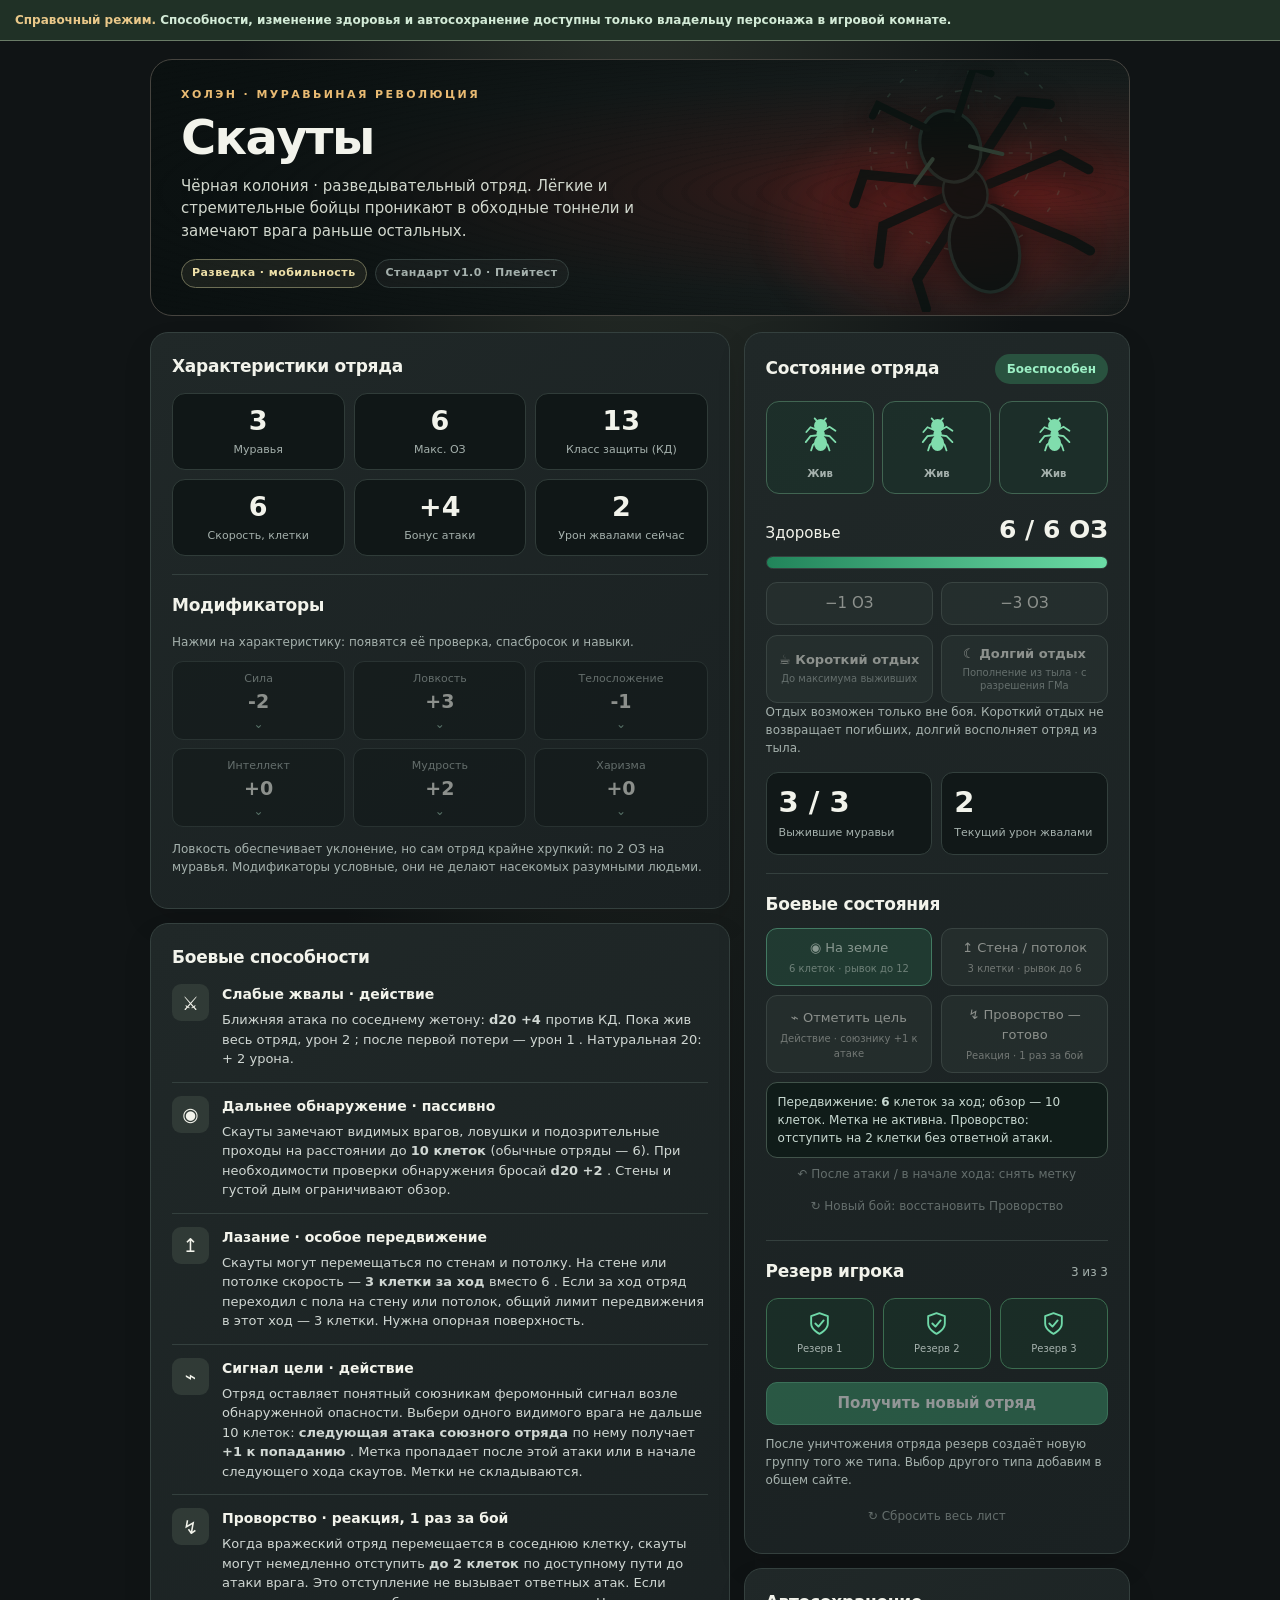
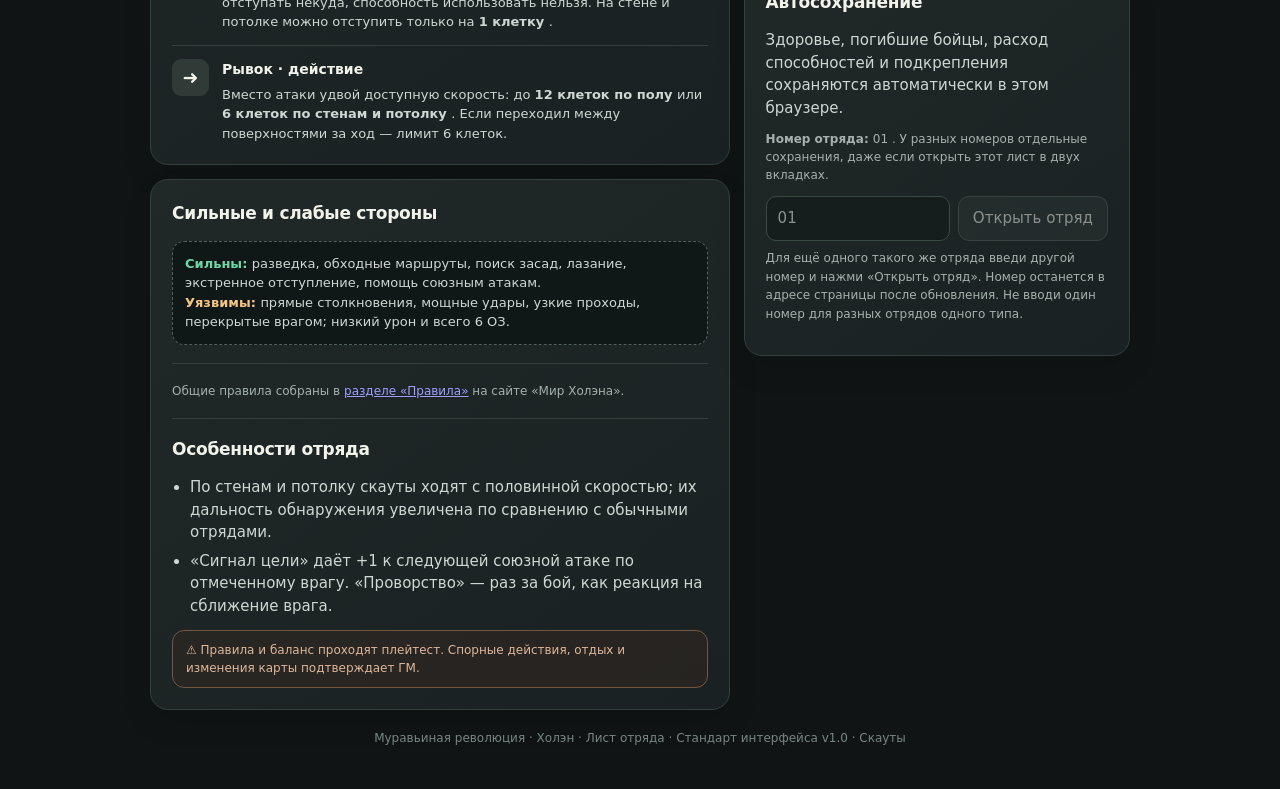
<file: sheets/scout.html>
<!DOCTYPE html>

<html lang="ru">
<!--
    МУРАВЬИНАЯ РЕВОЛЮЦИЯ — СКАУТЫ v1.2

    КАК РЕДАКТИРОВАТЬ ФАЙЛ (VS Code):
    1) Ctrl + F -> НАСТРОЙКИ. В блоке const RULES меняются характеристики.
    2) Ctrl + F -> СПОСОБНОСТИ. Здесь редактируются описания.
    3) Ctrl + F -> ПРОВОРСТВО. Увидишь HTML-кнопку и JavaScript-обработчик.
    4) Ctrl + F -> ПАЛИТРА. Это оформление и цвета (CSS).
    5) Ctrl + F -> "МАСТЕРСТВО И НАВЫКИ". Установи 0, 1 или 2 для нужных навыков.
    6) Ctrl + S -> открыть файл в браузере -> F5.

    ВАЖНО: значения с data-rule / data-signed / data-calc обновляются автоматически.
    Они берутся из RULES, поэтому не нужно менять цифры внутри HTML вручную.
    Всё работает без внешних библиотек и без подключения к интернету.
-->
<head>
<meta charset="utf-8"/>
<meta content="width=device-width, initial-scale=1" name="viewport"/>
<meta content="#161a1a" name="theme-color"/>
<meta content="Интерактивный лист скаутов для ваншота «Муравьиная революция»" name="description"/>
<title>
   Муравьиная революция — Скауты
  </title>
<style>
   /* ===== 01. ПАЛИТРА И ЦВЕТА ===== */
:root {
    color-scheme: dark;
    --bg:#101415;
    --panel:#1b2223;
    --panel-2:#222b2b;
    --border:#34403e;
    --text:#f2f3eb;
    --muted:#a5b1ad;
    --green:#6fd8a8;
    --red:#e87870;
    --gold:#e9bb73;
}

* {
    box-sizing:border-box
}

html {
    scroll-behavior:smooth
}

body {
    margin:0;
    color:var(--text);
    background:radial-gradient(ellipse at 50% -10%,#29302a 0%,transparent 45%),var(--bg);
    font:15px/1.5 system-ui,-apple-system,"Segoe UI",sans-serif;
}

.wrap {
    width:min(100% - 28px,980px);
    margin:0 auto;
    padding-bottom:42px
}

/* ===== 02. ШАПКА И ОБЛОЖКА ===== */
.hero {
    margin:18px 0 16px;
    min-height:230px;
    border:1px solid #46443f;
    border-radius:22px;
    overflow:hidden;
    position:relative;
    display:flex;
    align-items:end;
    isolation:isolate;
    background:linear-gradient(105deg,rgba(10,16,16,.94) 10%,rgba(10,16,16,.55) 72%), radial-gradient(ellipse at 84% 50%,#9f2926 0%,#532a26 27%,#252b2a 60%,#18201f 90%);
}

.hero::before {
    content:"";
    position:absolute;
    z-index:-1;
    inset:0;
    background:repeating-radial-gradient(ellipse at 90% 52%, transparent 0 18px, rgba(3,7,8,.08) 19px 25px);
}

.hero::after {
    content:"";
    position:absolute;
    right:-50px;
    bottom:-48px;
    width:440px;
    height:260px;
    background:radial-gradient(ellipse,rgba(228,43,39,.28),transparent 65%);
    filter:blur(12px);
    z-index:-1
}

.hero .art {
    position:absolute;
    right:22px;
    bottom:3px;
    width:min(40%,290px);
    opacity:.82;
    filter:drop-shadow(0 6px 14px #0b0c0c)
}

.hero-content {
    padding:27px 30px;
    z-index:2
}

.eyebrow {
    color:var(--gold);
    font-size:11px;
    letter-spacing:.22em;
    font-weight:800;
    text-transform:uppercase
}

h1 {
    line-height:1.07;
    font-size:clamp(29px,5vw,48px);
    margin:8px 0 12px;
    letter-spacing:-.035em
}

.subtitle {
    color:#d2d8ce;
    max-width:470px;
    margin:0
}

.badges {
    display:flex;
    gap:8px;
    flex-wrap:wrap;
    margin-top:17px
}

.badge {
    padding:5px 10px;
    border:1px solid #6d6e55;
    background:#c9c18e15;
    border-radius:100px;
    font-size:11px;
    font-weight:800;
    letter-spacing:.04em;
    color:#eddfa8
}

.badge.secondary {
    border-color:var(--border);
    background:#ffffff09;
    color:var(--muted)
}

/* ===== 03. КАРТОЧКИ И КОЛОНКИ ===== */
.layout {
    display:grid;
    grid-template-columns:minmax(0,1.2fr) minmax(300px,.8fr);
    gap:14px;
    align-items:start
}

.column {
    display:grid;
    gap:14px
}

.card {
    border:1px solid var(--border);
    background:linear-gradient(145deg,#202828,#1a2122);
    padding:21px;
    border-radius:18px;
    box-shadow:0 14px 30px #00000018
}

h2 {
    font-size:17px;
    margin:0 0 14px;
    letter-spacing:-.015em
}

h3 {
    font-size:14px;
    margin:0 0 5px
}

p {
    margin:0 0 11px;
    color:#d0d7d3
}

/* ===== 04. ХАРАКТЕРИСТИКИ ===== */
.stat-grid {
    display:grid;
    grid-template-columns:repeat(3,1fr);
    gap:9px
}

.stat {
    background:#101717;
    border:1px solid #303c39;
    border-radius:13px;
    padding:12px 7px;
    text-align:center;
    min-width:0
}

.stat strong {
    display:block;
    font-size:27px;
    line-height:1.1;
    font-variant-numeric:tabular-nums
}

.stat span {
    color:var(--muted);
    font-size:11px;
    line-height:1.3;
    display:block;
    margin-top:7px
}

.ability-grid {
    display:grid;
    grid-template-columns:repeat(3,1fr);
    gap:8px
}

.ability {
    text-align:center;
    padding:9px;
    border:1px solid var(--border);
    border-radius:11px
}

.ability span {
    display:block;
    color:var(--muted);
    font-size:11px
}

.ability strong {
    font-size:19px
}

.divider {
    height:1px;
    background:var(--border);
    margin:18px 0
}

.small {
    color:var(--muted);
    font-size:12px
}

/* ===== 05. ЗДОРОВЬЕ И СОСТОЯНИЕ ===== */
.statusbar {
    display:flex;
    align-items:center;
    justify-content:space-between;
    gap:14px
}

.status {
    padding:6px 12px;
    border-radius:30px;
    font-size:12px;
    font-weight:750;
    background:#29523f;
    color:#9cf0c5;
    white-space:nowrap
}

.status.warn {
    background:#6b4e24;
    color:#ffd494
}

.status.danger {
    background:#623130;
    color:#ffaaa0
}

.ants {
    display:grid;
    grid-template-columns:repeat(4,minmax(0,1fr));
    gap:8px;
    margin:17px 0
}

.ant {
    border:1px solid #416552;
    background:#19392d68;
    padding:12px 2px 10px;
    text-align:center;
    border-radius:13px;
    transition:.2s
}

.ant.dead {
    background:#202728;
    border-color:#333d3e;
    opacity:.54
}

.ant svg {
    display:block;
    width:38px;
    height:42px;
    margin:auto auto 5px;
    color:#80ddad
}

.ant.dead svg {
    color:#7a8586
}

.ant span {
    font-size:10px;
    color:var(--muted);
    font-weight:650
}

.hp-head {
    display:flex;
    align-items:baseline;
    justify-content:space-between;
    margin-top:12px
}

.hp-head strong {
    font-size:25px;
    font-variant-numeric:tabular-nums
}

.track {
    margin:7px 0 13px;
    height:13px;
    background:#101617;
    border:1px solid #34413e;
    border-radius:99px;
    overflow:hidden
}

.fill {
    height:100%;
    background:linear-gradient(90deg,#21845a,#6bdca6);
    transition:width .25s ease
}

.fill.low {
    background:linear-gradient(90deg,#ac502c,#e2a44c)
}

.fill.none {
    background:none
}

/* ===== 06. КНОПКИ ===== */
.buttons {
    display:grid;
    grid-template-columns:repeat(3,1fr);
    gap:8px
}

button {
    min-height:43px;
    border:1px solid #52605b;
    border-radius:11px;
    background:#2b3634;
    color:var(--text);
    font-weight:750;
    font:inherit;
    cursor:pointer;
    transition:background .12s,transform .12s
}

button:active:not(:disabled) {
    transform:translateY(1px)
}

button:hover:not(:disabled) {
    background:#3b4c46
}

button:disabled {
    opacity:.4;
    cursor:not-allowed
}

button.primary {
    background:#378963;
    border-color:#59b88a;
    color:white;
    font-weight:800
}

button.primary:hover:not(:disabled) {
    background:#44a576
}

button.quiet {
    border:0;
    background:none;
    color:var(--muted);
    font-size:12px;
    min-height:32px;
    padding:5px
}

button.quiet:hover {
    color:var(--text)
}

.battle-line {
    display:grid;
    grid-template-columns:1fr 1fr;
    gap:9px;
    margin:15px 0 0
}

.battle-stat {
    background:#111818;
    border:1px solid #33403d;
    border-radius:12px;
    padding:12px
}

.battle-stat .value {
    display:block;
    font-size:29px;
    font-weight:800;
    line-height:1.2;
    font-variant-numeric:tabular-nums
}

.battle-stat .label {
    color:var(--muted);
    font-size:11px
}

/* ===== 07. РЕЗЕРВЫ ===== */
.reserve-row {
    display:grid;
    grid-template-columns:repeat(3,1fr);
    gap:9px;
    margin:13px 0
}

.reserve {
    padding:12px 5px;
    text-align:center;
    border:1px solid #3b6d50;
    background:#183a2a75;
    border-radius:12px;
    color:var(--green)
}

.reserve.used {
    color:#77827e;
    border-color:#343b3a;
    background:#1a2121
}

.reserve svg {
    width:25px;
    height:25px;
    display:block;
    margin:auto
}

.reserve span {
    display:block;
    color:var(--muted);
    font-size:10px;
    margin-top:5px
}

.full {
    width:100%
}

/* ===== 08. БЛОКИ СПОСОБНОСТЕЙ ===== */
.skill {
    display:grid;
    grid-template-columns:37px minmax(0,1fr);
    gap:13px;
    padding:13px 0;
    border-bottom:1px solid var(--border)
}

.skill:first-of-type {
    padding-top:0
}

.skill:last-of-type {
    border:0;
    padding-bottom:0
}

.skill-icon {
    display:flex;
    align-items:center;
    justify-content:center;
    background:#303a36;
    border-radius:9px;
    height:37px;
    font-size:19px
}

.skill p {
    font-size:13px;
    line-height:1.5;
    margin-bottom:0
}

.list {
    padding-left:18px;
    margin:7px 0 0;
    color:#d0d7d3
}

.list li {
    margin:6px 0
}

.footer {
    text-align:center;
    color:#778782;
    font-size:12px;
    padding:19px 5px 0
}

.banner {
    border:1px solid #735640;
    background:#3b291e60;
    border-radius:12px;
    padding:10px 13px;
    color:#dfb79a;
    font-size:12px;
    margin-top:13px
}







/* ===== 09. ОСОБЕННОСТИ ТЯЖЁЛЫХ ===== */

.tactic {
    display:grid;
    grid-template-columns:1fr 1fr;
    gap:9px;
    margin-top:10px
}

.ability-btn.active {
    border-color:#b08e5c;
    color:#f4d79e;
    background:#524028
}

.ability-btn {
    font-size:13px;
    padding:9px
}

.ability-btn small {
    display:block;
    font-size:10px;
    font-weight:500;
    opacity:.75
}

.hint {
    background:#101717;
    border:1px dashed #52605b;
    border-radius:12px;
    padding:12px;
    color:#d0d7d3;
    font-size:13px
}

.warning-highlight {
    color:#f5c583
}

/* ===== 10. АДАПТАЦИЯ ПОД ТЕЛЕФОН ===== */
@media(max-width:740px) {
    .layout {
        grid-template-columns:1fr
    }
    .hero {
        min-height:215px
    }
    .hero-content {
        padding:22px
    }
    .hero .art {
        width:41%;
        right:-9px;
        opacity:.46
    }
    .card {
        padding:17px
    }
    .stat strong {
        font-size:23px
    }
}

@media(max-width:380px) {
    .stat-grid {
        grid-template-columns:repeat(2,1fr)
    }
    .hero .art {
        display:none
    }
    .buttons button {
        font-size:13px
    }
}

@media(prefers-reduced-motion:reduce) {
    * {
        transition:none!important;
        scroll-behavior:auto
    }
}

@media(max-width:385px) {
    .tactic {
        grid-template-columns:1fr
    }
}
    
/* ================================================================
   СОСТАВ ОТРЯДА: ДО 8 — СЕТКА, ОТ 9 — СТОПКИ С ЧИСЛАМИ
   Количество столбцов до порога задаёт RULES.antsPerRow.
   Порог компактного режима задаёт RULES.stackFrom.
   ================================================================ */
.ants.ant-stacks {
    display: flex;
    flex-wrap: wrap;
    align-items: stretch;
    gap: 12px;
}

/* Одна стопка: зелёная — живые, серая — погибшие. */
.ant-stack {
    display: flex;
    align-items: center;
    justify-content: space-between;
    gap: 10px;
    flex: 1 1 154px;
    min-width: 0;
    padding: 12px 13px;
    border: 1px solid #416552;
    border-radius: 13px;
    background: #19392d68;
}

.ant-stack.dead {
    background: #202728;
    border-color: #454e51;
}

.ant-stack-icons {
    display: flex;
    align-items: center;
    flex-shrink: 0;
    padding-left: 10px;
}

.ant-stack-icon {
    display: block;
    width: 29px;
    height: 43px;
    margin-left: -10px;
    color: #80ddad;
    filter: drop-shadow(0 2px 3px rgba(0,0,0,.3));
}

.ant-stack-icon svg {
    display: block;
    width: 29px;
    height: 43px;
}

.ant-stack.dead .ant-stack-icon {
    color: #7a8586;
}

.ant-stack-info {
    display: flex;
    flex-direction: column;
    text-align: right;
    align-items: flex-end;
    gap: 2px;
}

.ant-stack-info strong {
    color: #80ddad;
    font-size: 25px;
    line-height: 1;
    font-weight: 800;
    font-variant-numeric: tabular-nums;
}

.ant-stack.dead .ant-stack-info strong {
    color: #c1c7c9;
}

.ant-stack-info span {
    color: var(--muted);
    font-size: 11px;
    font-weight: 650;
}



/* ===== 11. ЕДИНЫЙ СТАНДАРТ v1.0 — СОСТОЯНИЯ КНОПОК ===== */
.ability-btn.active, .ability-btn.selected {
    background: #244f3d;
    border-color: #66c99b;
    color: #e9fff1;
}
.ability-btn.spent, .ability-btn:disabled {
    background: #232a29;
    border-color: #3b4240;
    color: #9ca6a0;
    opacity: .55;
}
.ability-btn:focus-visible, .squad-id-controls input:focus-visible {
    outline: 2px solid #73dcac;
    outline-offset: 3px;
}
/* Тактические кнопки в две колонки, как у тяжёлых. */
.tactic .ability-btn { min-width: 0; overflow-wrap: anywhere; }
.tactic .ability-btn small { margin-top: 4px; }
.ability-summary {
    border: 1px solid #41534a;
    background: #101c19;
    color: #c8d9d1;
    padding: 10px 11px;
    border-radius: 11px;
    margin-top: 9px;
    font-size: 12px;
}
.ability-static {
    border: 1px solid #42514a;
    border-radius: 11px;
    background: #24302e;
    padding: 9px;
    text-align: center;
    font-size: 13px;
    display: flex;
    flex-direction: column;
    align-items: center;
    justify-content: center;
    gap: 3px;
}
.ability-static small {color: var(--muted); font-size: 10px;}
/* У каждого экземпляра собственное локальное сохранение. */
.squad-id-controls { display: flex; flex-wrap: wrap; gap: 8px; margin-top: 12px; }
.squad-id-controls input {
    min-width: 0;
    flex: 1 1 110px;
    padding: 10px 11px;
    color: var(--text);
    background: #101717;
    border: 1px solid #556c5f;
    border-radius: 10px;
    font: inherit;
}
.squad-id-controls button { padding: 8px 14px; min-height: 41px; }
.instance-hint { color: var(--muted); font-size: 12px; line-height: 1.55; margin-top: 8px; }
@media (max-width:380px) {
    .tactic {grid-template-columns: repeat(2, minmax(0,1fr));}
    .ability-btn {font-size:11px;}
}

/* ================================================================
   12. РАСКРЫВАЮЩАЯСЯ ПАНЕЛЬ ХАРАКТЕРИСТИК (СКАУТЫ v1.2)
   Цвета наследуются от тяжёлых муравьёв; здесь только анимация и компоновка.
   Чтобы поменять МАСТЕРСТВО, НЕ нужно редактировать CSS — ищи RULES.
   ================================================================ */
.ability-trigger {
    display: flex;
    flex-direction: column;
    align-items: center;
    justify-content: center;
    min-width: 0;
    min-height: 76px;
    background: #101717;
    color: var(--text);
    font: inherit;
    cursor: pointer;
    transition: background .22s ease, border-color .22s ease, box-shadow .22s ease;
}
.ability-trigger:hover { border-color: #658b76; background: #202f29; }
.ability-trigger.is-open {
    background: #244f3d;
    border-color: #66c99b;
    box-shadow: inset 0 0 0 1px rgba(111,216,168,.15);
}
.ability-trigger:focus-visible {
    outline: 2px solid var(--green);
    outline-offset: 3px;
}
.ability-trigger strong {
    display: block;
    font-variant-numeric: tabular-nums;
    transition: filter .19s ease, opacity .19s ease, transform .19s ease;
}
/* Нажатая цифра плавно размывается, при закрытии возвращается. */
.ability-trigger.is-open strong {
    filter: blur(4px);
    opacity: .17;
    transform: scale(.86);
}
.ability-trigger .ability-chevron {
    font-size: 12px;
    color: #8fbba7;
    line-height: 1;
    margin-top: 2px;
    transition: transform .25s ease;
}
.ability-trigger.is-open .ability-chevron { transform: rotate(180deg); }

/* Сетка из 0fr в 1fr позволяет раскрыть панель без заданной высоты. */
.attribute-panel {
    display: grid;
    grid-template-rows: 0fr;
    opacity: 0;
    visibility: hidden;
    margin-top: 0;
    transition: grid-template-rows .30s ease, opacity .23s ease,
                margin-top .30s ease, visibility 0s linear .30s;
}
.attribute-panel.open {
    grid-template-rows: 1fr;
    opacity: 1;
    visibility: visible;
    margin-top: 12px;
    transition: grid-template-rows .30s ease, opacity .23s ease,
                margin-top .30s ease, visibility 0s;
}
.attribute-panel-inner { min-height: 0; overflow: hidden; }
.attribute-panel-body {
    padding: 13px;
    border: 1px solid #476255;
    border-radius: 12px;
    background: #111d19;
}
.attribute-heading { display: flex; gap: 8px; flex-wrap: wrap; justify-content: space-between; align-items: baseline; margin-bottom: 12px; }
.attribute-heading strong { font-size: 14px; letter-spacing: .03em; }
.attribute-heading span { color: var(--muted); font-size: 12px; }
.attribute-rolls { display: grid; grid-template-columns: repeat(2,minmax(0,1fr)); gap: 8px; margin-bottom: 12px; }
.attribute-roll {
    border: 1px solid #435750;
    background: #26332e;
    padding: 10px;
    border-radius: 10px;
    min-width: 0;
}
.attribute-roll-label { display: block; font-size: 10px; color: #abc4b8; font-weight: 800; letter-spacing: .03em; }
.attribute-roll-value { display: block; font-size: 24px; font-weight: 800; line-height: 1.18; margin: 4px 0; font-variant-numeric: tabular-nums; }
.attribute-rank { display: flex; align-items: center; gap: 6px; font-size: 10px; color: #b1c6ba; }
.attribute-rank.proficient { color: #78d8aa; }
.attribute-rank.expert { color: #e9bb73; }
.attribute-rank-symbol { font-size: 17px; line-height: 1; font-weight: 800; min-width: 16px; }
.attribute-section-heading { color: #b7d3c5; font-size: 11px; font-weight: 800; letter-spacing: .05em; margin: 4px 0 7px; }
.attribute-skills { display: flex; flex-direction: column; gap: 6px; }
.attribute-skill {
    display: flex; justify-content: space-between; align-items: center;
    gap: 8px; min-width: 0;
    border-radius: 9px; background: #25352f; padding: 8px 10px;
}
.attribute-skill-name { display: block; font-size: 13px; color: #f2f3eb; font-weight: 700; }
.attribute-skill-value {
    flex-shrink: 0; font-size: 15px; font-weight: 800;
    background: #354840; border-radius: 7px;
    min-width: 44px; text-align: center; padding: 6px 7px;
    font-variant-numeric: tabular-nums;
}
.attribute-empty { color: var(--muted); font-size: 12px; padding: 10px 0 2px; }
.attribute-legend { margin-top: 11px; font-size: 10px; color: #a4bcb0; line-height: 1.6; }
/* При каждом выборе характеристики строки проявляются одна за другой. */
.attribute-panel.open .attribute-stagger { animation: attributeReveal .33s cubic-bezier(.22,.7,.2,1) both; animation-delay: var(--stagger-delay,0ms); }
@keyframes attributeReveal {
    from { opacity: 0; transform: translateY(7px); filter: blur(2px); }
    to { opacity: 1; transform: translateY(0); filter: blur(0); }
}
@media (max-width:380px) {
    .attribute-panel-body { padding: 10px; }
    .attribute-roll { padding: 8px; }
    .attribute-roll-value { font-size: 22px; }
    .attribute-skill { padding: 7px 8px; }
}
@media (prefers-reduced-motion:reduce) {
    .attribute-panel, .attribute-panel.open, .ability-trigger,
    .ability-trigger strong, .ability-trigger .ability-chevron,
    .attribute-panel.open .attribute-stagger {
        transition: none !important;
        animation: none !important;
        filter: none !important;
    }
    .ability-trigger.is-open strong { opacity: .38; }
}

  
/* ===== ДОПОЛНЕНИЕ: КОРОТКИЙ И ДОЛГИЙ ОТДЫХ ===== */
.damage-buttons {grid-template-columns:repeat(2,minmax(0,1fr))}
.rest-row {display:grid;grid-template-columns:repeat(2,minmax(0,1fr));gap:8px;margin-top:10px}
.rest-row button {padding:10px 8px;min-height:66px;line-height:1.25}
.rest-row button span {display:block;font-size:13px;font-weight:750}
.rest-row button small {display:block;font-size:10px;color:var(--muted);font-weight:400;margin-top:5px}
@media(max-width:360px){.rest-row button span{font-size:11px}.rest-row button small{font-size:9px}}


.sheet-central-rules { margin-top: 14px; }\n.sheet-central-rules a { color: var(--green); text-decoration: underline; text-underline-offset: 3px; }\n
</style>
<script src="../auth-access.js?v=01210"></script></head>
<body>
<!-- НАЧАЛО HTML: Здесь расположено то, что видно игроку в браузере. -->
<main class="wrap">
<!-- ОБЛОЖКА: название и краткое описание отряда. -->
<section aria-label="Обложка отряда" class="hero scout">
<svg aria-hidden="true" class="art" viewbox="0 0 360 300">
<g fill="none" opacity=".23" stroke="#5e997f" stroke-width="2">
<circle cx="188" cy="103" r="78" stroke-dasharray="9 16">
</circle>
<circle cx="188" cy="103" r="122" stroke-dasharray="6 18">
</circle>
<path d="M70 103H314M188 -20V260" stroke-dasharray="5 16">
</path>
</g>
<g fill="#07100f" stroke="#1a2d28" stroke-linecap="round" transform="rotate(-19 188 160)">
<path d="M165 130 75 89 52 119M166 148 77 157 56 200M172 173 95 234 94 272M210 125 287 66 322 82M219 151 314 145 341 174M213 181 293 251 310 270" fill="none" stroke="#071210" stroke-width="12">
</path>
<ellipse cx="187" cy="224" rx="42" ry="56" stroke-width="4">
</ellipse>
<ellipse cx="187" cy="151" rx="27" ry="32" stroke-width="3">
</ellipse>
<ellipse cx="188" cy="91" rx="37" ry="45" stroke-width="4">
</ellipse>
<path d="M168 61 120 13 109 24M207 61 247 8 265 22" fill="none" stroke="#081310" stroke-width="9">
</path>
<path d="M162 99 132 120M211 99 246 121" stroke="#2a4438" stroke-width="5">
</path>
</g>
</svg>
<div class="hero-content">
<div class="eyebrow">
      Холэн · Муравьиная революция
     </div>
<h1>
      Скауты
     </h1>
<p class="subtitle">
      Чёрная колония · разведывательный отряд. Лёгкие и стремительные бойцы проникают в обходные тоннели и замечают врага раньше остальных.
     </p>
<div class="badges">
<span class="badge">
       Разведка · мобильность
      </span>
<span class="badge secondary">
       Стандарт v1.0 · Плейтест
      </span>
</div>
</div>
</section>
<div class="layout">
<div class="column">
<section class="card">
<h2>
       Характеристики отряда
      </h2>
<!-- ЦИФРЫ: значения в этих карточках заполняет JavaScript из RULES (блок НАСТРОЙКИ). -->
<div class="stat-grid">
<div class="stat">
<strong data-rule="members">
         3
        </strong>
<span>
         Муравья
        </span>
</div>
<div class="stat">
<strong data-calc="maxHp">
         6
        </strong>
<span>
         Макс. ОЗ
        </span>
</div>
<div class="stat">
<strong data-rule="armorClass">
         13
        </strong>
<span>
         Класс защиты (КД)
        </span>
</div>
<div class="stat">
<strong id="top-speed">
         6
        </strong>
<span>
         Скорость, клетки
        </span>
</div>
<div class="stat">
<strong data-signed="attackBonus">
         +4
        </strong>
<span>
         Бонус атаки
        </span>
</div>
<div class="stat">
<strong id="top-damage">
         2
        </strong>
<span>
         Урон жвалами сейчас
        </span>
</div>
</div>
<div class="divider">
</div>
<h2>
       Модификаторы
      </h2>
<!-- =====================================================
           ИНТЕРАКТИВНЫЕ ХАРАКТЕРИСТИКИ И РАСКРЫВАЮЩАЯСЯ ПАНЕЛЬ
           Чтобы поменять мастерство, ищи "МАСТЕРСТВО И НАВЫКИ" в RULES.
           Эти кнопки только открывают подробности; боевые состояния не трогают.
           ===================================================== -->
<p class="small" style="margin-bottom:10px">Нажми на характеристику: появятся её проверка, спасбросок и навыки.</p>
<div class="ability-grid" id="ability-buttons">
<button aria-controls="ability-details" aria-expanded="false" class="ability ability-trigger" data-ability="strength" title="Показать навыки: Сила" type="button">
<span>Сила</span>
<strong data-signed="strength">−2</strong>
<span aria-hidden="true" class="ability-chevron">⌄</span>
</button>
<button aria-controls="ability-details" aria-expanded="false" class="ability ability-trigger" data-ability="dexterity" title="Показать навыки: Ловкость" type="button">
<span>Ловкость</span>
<strong data-signed="dexterity">+3</strong>
<span aria-hidden="true" class="ability-chevron">⌄</span>
</button>
<button aria-controls="ability-details" aria-expanded="false" class="ability ability-trigger" data-ability="constitution" title="Показать навыки: Телосложение" type="button">
<span>Телосложение</span>
<strong data-signed="constitution">−1</strong>
<span aria-hidden="true" class="ability-chevron">⌄</span>
</button>
<button aria-controls="ability-details" aria-expanded="false" class="ability ability-trigger" data-ability="intelligence" title="Показать навыки: Интеллект" type="button">
<span>Интеллект</span>
<strong data-signed="intelligence">+0</strong>
<span aria-hidden="true" class="ability-chevron">⌄</span>
</button>
<button aria-controls="ability-details" aria-expanded="false" class="ability ability-trigger" data-ability="wisdom" title="Показать навыки: Мудрость" type="button">
<span>Мудрость</span>
<strong data-signed="wisdom">+2</strong>
<span aria-hidden="true" class="ability-chevron">⌄</span>
</button>
<button aria-controls="ability-details" aria-expanded="false" class="ability ability-trigger" data-ability="charisma" title="Показать навыки: Харизма" type="button">
<span>Харизма</span>
<strong data-signed="charisma">+0</strong>
<span aria-hidden="true" class="ability-chevron">⌄</span>
</button>
</div>
<!-- Детали скрыты, пока не выбрана характеристика. -->
<div aria-hidden="true" aria-label="Проверки, спасброски и навыки" class="attribute-panel" id="ability-details" role="region">
<div class="attribute-panel-inner">
<div class="attribute-panel-body" id="ability-details-content"></div>
</div>
</div>
<p class="small" style="margin-top:13px">
       Ловкость обеспечивает уклонение, но сам отряд крайне хрупкий: по
       <span data-rule="hpPerAnt">
        2
       </span>
       ОЗ на муравья. Модификаторы условные, они не делают насекомых разумными людьми.
      </p>
</section>
<section class="card">
<h2>
       Боевые способности
      </h2>
<!-- СПОСОБНОСТИ: копируй целиком блок div class="skill" для добавления новой описательной способности. -->
<div class="skill">
<div class="skill-icon">
        ⚔
       </div>
<div>
<h3>
         Слабые жвалы · действие
        </h3>
<p>
         Ближняя атака по соседнему жетону:
         <strong>
          d20
          <span data-signed="attackBonus">
           +4
          </span>
</strong>
         против КД. Пока жив весь отряд, урон
         <span data-rule="fullDamage">
          2
         </span>
         ; после первой потери — урон
         <span data-rule="reducedDamage">
          1
         </span>
         . Натуральная 20: +
         <span data-rule="criticalExtra">
          2
         </span>
         урона.
        </p>
</div>
</div>
<div class="skill">
<div class="skill-icon">
        ◉
       </div>
<div>
<h3>
         Дальнее обнаружение · пассивно
        </h3>
<p>
         Скауты замечают видимых врагов, ловушки и подозрительные проходы на расстоянии до
         <strong>
<span data-rule="visionRange">
           10
          </span>
          клеток
         </strong>
         (обычные отряды — 6). При необходимости проверки обнаружения бросай
         <strong>
          d20
          <span data-skill="perception">
           +2
          </span>
</strong>
         . Стены и густой дым ограничивают обзор.
        </p>
</div>
</div>
<div class="skill">
<div class="skill-icon">
        ↥
       </div>
<div>
<h3>
         Лазание · особое передвижение
        </h3>
<p>
         Скауты могут перемещаться по стенам и потолку. На стене или потолке скорость —
         <strong>
<span data-rule="wallSpeed">
           3
          </span>
          клетки за ход
         </strong>
         вместо
         <span data-rule="groundSpeed">
          6
         </span>
         . Если за ход отряд переходил с пола на стену или потолок, общий лимит передвижения в этот ход —
         <span data-rule="wallSpeed">
          3
         </span>
         клетки. Нужна опорная поверхность.
        </p>
</div>
</div>
<div class="skill">
<div class="skill-icon">
        ⌁
       </div>
<div>
<h3>
         Сигнал цели · действие
        </h3>
<p>
         Отряд оставляет понятный союзникам феромонный сигнал возле обнаруженной опасности. Выбери одного видимого врага не дальше
         <span data-rule="visionRange">
          10
         </span>
         клеток:
         <strong>
          следующая атака союзного отряда
         </strong>
         по нему получает
         <strong>
<span data-signed="markBonus">
           +1
          </span>
          к попаданию
         </strong>
         . Метка пропадает после этой атаки или в начале следующего хода скаутов. Метки не складываются.
        </p>
</div>
</div>
<div class="skill">
<div class="skill-icon">
        ↯
       </div>
<div>
<h3>
         Проворство · реакция, 1 раз за бой
        </h3>
<p>
         Когда вражеский отряд перемещается в соседнюю клетку, скауты могут немедленно отступить
         <strong>
          до
          <span data-rule="evasionGround">
           2
          </span>
          клеток
         </strong>
         по доступному пути до атаки врага. Это отступление не вызывает ответных атак. Если отступать некуда, способность использовать нельзя. На стене и потолке можно отступить только на
         <strong>
<span data-rule="evasionWall">
           1
          </span>
          клетку
         </strong>
         .
        </p>
</div>
</div>
<div class="skill">
<div class="skill-icon">
        ➜
       </div>
<div>
<h3>
         Рывок · действие
        </h3>
<p>
         Вместо атаки удвой доступную скорость: до
         <strong>
<span data-calc="dashGround">
           12
          </span>
          клеток по полу
         </strong>
         или
         <strong>
<span data-calc="dashWall">
           6
          </span>
          клеток по стенам и потолку
         </strong>
         . Если переходил между поверхностями за ход — лимит
         <span data-calc="dashWall">
          6
         </span>
         клеток.
        </p>
</div>
</div>
</section>
<section class="card">
<h2>
       Сильные и слабые стороны
      </h2>
<div class="hint">
<strong style="color:var(--green)">
        Сильны:
       </strong>
       разведка, обходные маршруты, поиск засад, лазание, экстренное отступление, помощь союзным атакам.
       <br/>
<strong class="warning-highlight">
        Уязвимы:
       </strong>
       прямые столкновения, мощные удары, узкие проходы, перекрытые врагом; низкий урон и всего
       <span data-calc="maxHp">
        6
       </span>
       ОЗ.
      </div>
<div class="divider">
</div>
<p class="small sheet-central-rules">Общие правила собраны в <a href="../index.html#rules" target="_blank" rel="noopener noreferrer">разделе «Правила»</a> на сайте «Мир Холэна».</p><div class="divider"></div><h2>Особенности отряда</h2><div class="class-rule-hint"><ul class="list"><li>По стенам и потолку скауты ходят с половинной скоростью; их дальность обнаружения увеличена по сравнению с обычными отрядами.</li><li>«Сигнал цели» даёт +1 к следующей союзной атаке по отмеченному врагу. «Проворство» — раз за бой, как реакция на сближение врага.</li></ul></div><div class="banner">⚠ Правила и баланс проходят плейтест. Спорные действия, отдых и изменения карты подтверждает ГМ.</div></section>
</div>
<div class="column">
<!-- ИНТЕРАКТИВНЫЙ ЛИСТ: элементы с id используются кнопками и функцией render() ниже. -->
<section class="card" id="sheet">
<div class="statusbar">
<h2 style="margin:0">
        Состояние отряда
       </h2>
<span class="status" id="status">
        Боеспособен
       </span>
</div>
<div aria-live="polite" class="ants" id="ants">
</div>
<div class="hp-head">
<span>
        Здоровье
       </span>
<strong id="hp-label">
        0 / 0 ОЗ
       </strong>
</div>
<div aria-label="Здоровье отряда" aria-valuemax="16" aria-valuemin="0" aria-valuenow="16" class="track" id="hp-track" role="progressbar">
<div class="fill" id="hp-fill" style="width:100%">
</div>
</div>
<div class="buttons damage-buttons">
<button id="hit1" type="button">
        −1 ОЗ
       </button>
<button id="hit3" type="button">
        −3 ОЗ
       </button>
</div><div class="rest-row"><button id="short-rest" type="button"><span>☕ Короткий отдых</span><small>До максимума выживших</small></button><button id="long-rest" type="button"><span>☾ Долгий отдых</span><small>Пополнение из тыла · с разрешения ГМа</small></button></div><p class="small" id="rest-help">Отдых возможен только вне боя. Короткий отдых не возвращает погибших, долгий восполняет отряд из тыла.</p>
<div class="battle-line">
<div class="battle-stat">
<span class="value" id="alive">
         —
        </span>
<span class="label">
         Выжившие муравьи
        </span>
</div>
<div class="battle-stat">
<span class="value" id="damage">
         —
        </span>
<span class="label">
         Текущий урон жвалами
        </span>
</div>
</div>
<div class="divider">
</div>
<div class="statusbar">
<h2 style="margin:0">
        Боевые состояния
       </h2>
</div>
<div class="tactic">
<button aria-pressed="true" class="ability-btn selected" id="ground" type="button">
<span class="action-title">
         ◉ На земле
        </span>
<small>
         6 клеток · рывок до 12
        </small>
</button>
<button aria-pressed="false" class="ability-btn" id="ceiling" type="button">
<span class="action-title">
         ↥ Стена / потолок
        </span>
<small>
         3 клетки · рывок до 6
        </small>
</button>
<button aria-pressed="false" class="ability-btn" id="mark" type="button">
<span class="action-title" id="mark-title">
         ⌁ Отметить цель
        </span>
<small>
         Действие · союзнику +1 к атаке
        </small>
</button>
<button class="ability-btn" id="evasion" type="button">
<span class="action-title" id="evasion-title">
         ↯ Проворство — готово
        </span>
<small>
         Реакция · 1 раз за бой
        </small>
</button>
</div>
<div class="ability-summary" id="combat-help">
       Передвижение:
       <strong id="current-speed">
        6
       </strong>
       клеток за ход; обзор —
       <span data-rule="visionRange">
        10
       </span>
       клеток.
       <span id="mark-help">
        Метка цели: не активна.
       </span>
<span id="evasion-help">
        Проворство: готово.
       </span>
</div>
<!-- ОТДЕЛЬНОЕ СНЯТИЕ МЕТКИ: не восстанавливает проворство. -->
<button class="quiet full" id="clear-mark" type="button">
       ↶ После атаки / в начале хода: снять метку
      </button>
<button class="quiet full" id="new-battle" type="button">
       ↻ Новый бой: восстановить Проворство
      </button>
<div class="divider">
</div>
<div class="statusbar">
<h2 style="margin:0">
        Резерв игрока
       </h2>
<span class="small" id="reserve-count">
        —
       </span>
</div>
<!-- РЕЗЕРВЫ: значки генерируются в render(). -->
<div class="reserve-row" id="reserve-row">
</div>
<button class="primary full" id="replace" type="button">
       Получить новый отряд
      </button>
<p class="small" style="margin-top:10px">
       После уничтожения отряда резерв создаёт новую группу того же типа. Выбор другого типа добавим в общем сайте.
      </p>
<div style="text-align:center">
<button class="quiet" id="reset" type="button">
        ↻ Сбросить весь лист
       </button>
</div>
</section>
<section class="card">
<h2>
       Автосохранение
      </h2>
<p>
       Здоровье, погибшие бойцы, расход способностей и подкрепления сохраняются автоматически в этом браузере.
      </p>
<p class="small">
<strong>
        Номер отряда:
       </strong>
<span id="instance-label">
        01
       </span>
       . У разных номеров отдельные сохранения, даже если открыть этот лист в двух вкладках.
      </p>
<div class="squad-id-controls">
<input aria-label="Номер отряда" autocomplete="off" id="squad-id" maxlength="24" placeholder="Например: 01 или Б-2"/>
<button id="open-squad" type="button">
        Открыть отряд
       </button>
</div>
<p class="instance-hint">
       Для ещё одного такого же отряда введи другой номер и нажми «Открыть отряд». Номер останется в адресе страницы после обновления. Не вводи один номер для разных отрядов одного типа.
      </p>
</section>
</div>
</div>
<div class="footer">
    Муравьиная революция · Холэн · Лист отряда · Стандарт интерфейса v1.0 · Скауты
   </div>
</main>
<script src="../sheet-access.js"></script>
<script>
   "use strict";

// ================================================================
//  1. НАСТРОЙКИ ОТРЯДА — ИЗМЕНЯЙ ХАРАКТЕРИСТИКИ ЗДЕСЬ
// ================================================================
// Подсказка: Ctrl + F -> "НАСТРОЙКИ".
// Меняй ТОЛЬКО числа после двоеточия. Запятые и скобки не удаляй.
// Пример: armorClass: 13  ->  armorClass: 12
// Все значения в карточках и большинстве описаний обновятся сами.
const RULES = {
    // ОТОБРАЖЕНИЕ МУРАВЬЁВ В БЛОКЕ «СОСТОЯНИЕ ОТРЯДА»
    antsPerRow: 4,          // 4 иконки в ряд; 5-я переходит на новую строку
    stackFrom: 8,           // 8 и меньше — сетка, с 9 — стопки + число

    members: 3,             // Муравьёв в одном отряде
    hpPerAnt: 2,            // ОЗ одного муравья (всего: 3 * 2 = 6)
    armorClass: 13,         // Класс защиты

    groundSpeed: 6,         // Клеток при движении по земле
    wallSpeed: 3,           // Клеток на стене или потолке
    visionRange: 10,        // Дальность обнаружения

    attackBonus: 4,         // Бонус к броску атаки
    fullDamage: 2,          // Урон, пока живы ВСЕ муравьи
    reducedDamage: 1,       // Урон после первой потери
    criticalExtra: 2,       // Дополнительный урон при натуральной 20
    initiativeBonus: 3,     // Бонус инициативы
    // Проверка обнаружения = Мудрость + мастерство Внимательности; считается автоматически.
    markBonus: 1,           // Бонус союзнику от "Сигнала цели"

    evasionGround: 2,       // Отступление по земле от "Проворства"
    evasionWall: 1,         // Отступление по стене/потолку

    maxReserves: 3,         // Число доступных запасных отрядов

    // Модификаторы характеристик
    strength: -2,          // Сила
    dexterity: 3,          // Ловкость
    constitution: -1,      // Телосложение
    intelligence: 0,       // Интеллект
    wisdom: 2,             // Мудрость
    charisma: 0,           // Харизма

    // ============================================================
    //  МАСТЕРСТВО И НАВЫКИ — МЕНЯТЬ ЗНАЧЕНИЯ ЗДЕСЬ
    // ============================================================
    // 0 = без мастерства, 1 = мастерство, 2 = супермастерство.
    // Бонус мастерства +2. При 2 применяется двойной бонус (+4).
    // Формула: модификатор характеристики + уровень * bonus.
    // Пример: stealth: 2 -> Скрытность +7 (Ловкость +3 и +4).
    // Эти владения ПРЕДВАРИТЕЛЬНЫЕ: утвердим их с ГМ отдельно.
    // Добавлять новые навыки следует в SKILLS_BY_ABILITY ниже.
    mastery: {
        bonus: 2,

        // Проверка самой характеристики (не конкретного навыка)
        checks: {
            strength: 0, dexterity: 0, constitution: 0,
            intelligence: 0, wisdom: 0, charisma: 0
        },

        // Спасброски по характеристикам
        saves: {
            strength: 0, dexterity: 1, constitution: 0,
            intelligence: 0, wisdom: 1, charisma: 0
        },

        // Навыки D&D (их порядок на панели задаётся ниже)
        skills: {
            athletics: 0,                            // Сила: Атлетика
            acrobatics: 1, sleightOfHand: 0, stealth: 2, // Ловкость
            arcana: 0, history: 0, investigation: 0,
            nature: 1, religion: 0,                  // Интеллект
            animalHandling: 0, insight: 0, medicine: 0,
            perception: 0, survival: 1,             // Мудрость: обнаружение пока +2 (без мастерства)
            deception: 0, intimidation: 0,
            performance: 0, persuasion: 0          // Харизма
        }
    }
};

// Вычисляемые значения. Их менять не нужно.
const MAX_HP = RULES.members * RULES.hpPerAnt;
const DASH_GROUND = RULES.groundSpeed * 2;
const DASH_WALL = RULES.wallSpeed * 2;

// ================================================================
//  2. СОСТОЯНИЕ ОТРЯДА И АВТОСОХРАНЕНИЕ
// ================================================================
// Состояние (state) меняется во время игры, RULES — постоянные правила.
// Ключ оставлен прежним, чтобы старая версия листа не теряла прогресс.
// У каждого экземпляра (номер в адресе #01, #02...) отдельное состояние.
// Смена номера не уничтожает старое сохранение: оно остаётся доступным.
const LEGACY_STORAGE_KEY = "ants-revolution-scout-squad-v1";
const STORAGE_PREFIX = "ants-revolution-scout-squad-v1-standard-v1";
let squadId = decodeURIComponent(window.location.hash.substring(1)) || "01";
function storageKey() {
    return `${STORAGE_PREFIX}:${squadId}`;
}
// При изменении размера отряда, ОЗ на бойца или резерва старое сохранение
// больше нельзя безопасно использовать. Поэтому сравниваем эти три правила.
const RULES_SIGNATURE = `${RULES.members}:${RULES.hpPerAnt}:${RULES.maxReserves}`;

function startingState() {
    return {
        hp: MAX_HP,                 // ОЗ прямо сейчас
        cap: MAX_HP,                // Максимум ОЗ с учётом погибших
        reserves: RULES.maxReserves,
        ceiling: false,             // true = на стене/потолке
        marked: false,              // Есть ли "Сигнал цели"
        usedEvasion: false          // Потрачено ли "Проворство"
    };
}

let state = startingState();

function loadState() {
    if(!window.HOLEN_SHEET_EDITABLE)return;
    try {
        const saved = JSON.parse(localStorage.getItem(storageKey()) || (squadId === "01" ? localStorage.getItem(LEGACY_STORAGE_KEY) : null));
        if (!saved) return;

        // Не загружаем испорченное сохранение или цифры от других правил.
        const numbersValid =
            Number.isInteger(saved.hp) &&
            Number.isInteger(saved.cap) &&
            Number.isInteger(saved.reserves) &&
            saved.hp >= 0 && saved.hp <= MAX_HP &&
            saved.cap >= 0 && saved.cap <= MAX_HP &&
            saved.hp <= saved.cap &&
            saved.cap % RULES.hpPerAnt === 0 &&
            saved.reserves >= 0 && saved.reserves <= RULES.maxReserves;

        const flagsValid =
            typeof saved.ceiling === "boolean" &&
            typeof saved.marked === "boolean";

        const sameRules = saved.rulesSignature === RULES_SIGNATURE ||
            (saved.rulesSignature === undefined && RULES_SIGNATURE === "3:2:3");

        if (numbersValid && flagsValid && sameRules) {
            state = {
                hp: saved.hp,
                cap: saved.cap,
                reserves: saved.reserves,
                ceiling: saved.ceiling,
                marked: saved.marked,
                usedEvasion: saved.usedEvasion === true
            };
        }
    } catch (error) {
        // В некоторых браузерах локальное хранилище бывает недоступно.
        // Сайт продолжит работать, но без сохранения прогресса.
    }
}

function saveState() {
    if(!window.HOLEN_SHEET_EDITABLE)return;
    try {
        localStorage.setItem(storageKey(), JSON.stringify({ ...state, rulesSignature: RULES_SIGNATURE }));
    } catch (error) {
        // Без автосохранения кнопки всё равно будут работать.
    }
}

// ================================================================
//  3. МАЛЕНЬКИЕ ВСПОМОГАТЕЛЬНЫЕ ФУНКЦИИ
// ================================================================
function byId(id) {
    return document.getElementById(id);
}

function survivors() {
    // Один "сегмент" здоровья = один живой муравей.
    return Math.ceil(state.hp / RULES.hpPerAnt);
}

function currentDamage() {
    const alive = survivors();
    if (alive === 0) return 0;
    if (alive === RULES.members) return RULES.fullDamage;
    return RULES.reducedDamage;
}

function signed(value) {
    return value >= 0 ? `+${value}` : String(value);
}

// Отрисовка всех элементов с data-rule, data-signed, data-calc.
// Поэтому не нужно менять одинаковые цифры в десятках мест HTML.
function updateRuleLabels() {
    const calculated = {
        maxHp: MAX_HP,
        dashGround: DASH_GROUND,
        dashWall: DASH_WALL
    };

    document.querySelectorAll("[data-rule], [data-signed], [data-calc], [data-skill]").forEach((element) => {
        let value;

        if (element.hasAttribute("data-rule")) {
            value = RULES[element.dataset.rule];
        } else if (element.hasAttribute("data-signed")) {
            value = signed(RULES[element.dataset.signed]);
        } else if (element.hasAttribute("data-skill")) {
            // Бонус обнаружения больше не живёт отдельной цифрой.
            value = signed(rollModifier("wisdom", "skills", element.dataset.skill));
        } else {
            value = calculated[element.dataset.calc];
        }

        const before = element.dataset.prefix || "";
        const after = element.dataset.suffix || "";
        element.textContent = before + value + after;
    });
}

// ================================================================
//  3А. ВЫПАДАЮЩАЯ ПАНЕЛЬ НАВЫКОВ И СПАСБРОСКОВ
// ================================================================
// Здесь ТОЛЬКО отображение и подписи. Мастерство меняй в RULES.mastery.
// Добавляешь навык? Добавь его название здесь и степень в RULES.mastery.skills.
// Телосложение не имеет стандартных навыков в D&D — проверки и спасы есть.
const SKILLS_BY_ABILITY = {
    strength:      { label: "Сила", skills: [["athletics", "Атлетика"]] },
    dexterity:     { label: "Ловкость", skills: [["acrobatics", "Акробатика"], ["sleightOfHand", "Ловкость рук"], ["stealth", "Скрытность"]] },
    constitution:  { label: "Телосложение", skills: [] },
    intelligence:  { label: "Интеллект", skills: [["investigation", "Анализ"], ["history", "История"], ["arcana", "Магия"], ["nature", "Природа"], ["religion", "Религия"]] },
    wisdom:        { label: "Мудрость", skills: [["perception", "Внимательность"], ["survival", "Выживание"], ["medicine", "Медицина"], ["insight", "Проницательность"], ["animalHandling", "Уход за животными"]] },
    charisma:      { label: "Харизма", skills: [["deception", "Обман"], ["intimidation", "Запугивание"], ["performance", "Выступление"], ["persuasion", "Убеждение"]] }
};

// Закрытая панель не влияет на сохранения и здоровье.
let openedAbility = null;

function getMasteryRank(group, name) {
    const rank = RULES.mastery[group][name] ?? 0;
    // В случае опечатки в настройках не выдаём бесконечные бонусы.
    return [0, 1, 2].includes(rank) ? rank : 0;
}

function rollModifier(ability, group, name) {
    return RULES[ability] + getMasteryRank(group, name) * RULES.mastery.bonus;
}

function masteryLabel(rank) {
    if (rank === 2) return "Супермастерство";
    if (rank === 1) return "Мастерство";
    return "Без мастерства";
}

function masterySymbol(rank) {
    return rank === 2 ? "◎" : rank === 1 ? "●" : "○";
}

function rankMarkup(rank) {
    const modifierClass = rank === 2 ? "expert" : rank === 1 ? "proficient" : "";
    return `<span class="attribute-rank ${modifierClass}">
        <span class="attribute-rank-symbol" aria-hidden="true">${masterySymbol(rank)}</span>
        ${masteryLabel(rank)}
    </span>`;
}

function renderAbilityDetails(key) {
    const ability = SKILLS_BY_ABILITY[key];
    const checkRank = getMasteryRank("checks", key);
    const saveRank = getMasteryRank("saves", key);
    const skills = ability.skills.map(([id, label], index) => {
        const rank = getMasteryRank("skills", id);
        return `<div class="attribute-skill attribute-stagger" style="--stagger-delay:${115 + index * 50}ms">
            <div><span class="attribute-skill-name">${label}</span>${rankMarkup(rank)}</div>
            <strong class="attribute-skill-value">${signed(rollModifier(key,"skills",id))}</strong>
        </div>`;
    }).join("");

    byId("ability-details-content").innerHTML = `
        <div class="attribute-heading attribute-stagger" style="--stagger-delay:20ms">
            <strong>${ability.label.toUpperCase()}</strong>
            <span>Модификатор ${signed(RULES[key])}</span>
        </div>
        <div class="attribute-rolls">
            <div class="attribute-roll attribute-stagger" style="--stagger-delay:45ms">
                <span class="attribute-roll-label">ПРОВЕРКА</span>
                <strong class="attribute-roll-value">${signed(rollModifier(key,"checks",key))}</strong>
                ${rankMarkup(checkRank)}
            </div>
            <div class="attribute-roll attribute-stagger" style="--stagger-delay:85ms">
                <span class="attribute-roll-label">СПАСБРОСОК</span>
                <strong class="attribute-roll-value">${signed(rollModifier(key,"saves",key))}</strong>
                ${rankMarkup(saveRank)}
            </div>
        </div>
        <div class="attribute-section-heading attribute-stagger" style="--stagger-delay:110ms">НАВЫКИ</div>
        <div class="attribute-skills">
            ${skills || '<div class="attribute-empty">У этой характеристики нет стандартных навыков.</div>'}
        </div>
        <div class="attribute-legend attribute-stagger" style="--stagger-delay:200ms">○ Без мастерства · ● Мастерство · ◎ Супермастерство</div>`;
}

function selectAbility(key) {
    openedAbility = openedAbility === key ? null : key;
    const panel = byId("ability-details");
    if (openedAbility !== null) renderAbilityDetails(openedAbility);
    // Обновляем доступность клавиатуры и состояние всех шести карточек.
    document.querySelectorAll(".ability-trigger").forEach(button => {
        const expanded = button.dataset.ability === openedAbility;
        button.classList.toggle("is-open", expanded);
        button.setAttribute("aria-expanded", String(expanded));
    });
    panel.classList.toggle("open", openedAbility !== null);
    panel.setAttribute("aria-hidden", String(openedAbility === null));
}

// Карточки — настоящие кнопки, работают и мышью, и пальцем, и с клавиатуры.
document.querySelectorAll(".ability-trigger").forEach(button => {
    button.addEventListener("click", () => selectAbility(button.dataset.ability));
});

// SVG-значки. Рисунки сохраняются прямо в HTML, без внешних файлов.
const ANT_ICON = `
    <svg xmlns="http://www.w3.org/2000/svg" viewBox="0 0 64 64" aria-hidden="true">
        <g fill="none" stroke="currentColor" stroke-linecap="round" stroke-width="3">
            <path d="M31 25 16 19 9 27M31 32 16 34 8 44M31 39 20 49 17 58M36 25 48 18 58 25M36 32 48 34 58 44M36 39 45 49 48 58M30 12 23 4M35 12 42 4"/>
        </g>
        <ellipse cx="33" cy="46" rx="11" ry="13" fill="currentColor"/>
        <ellipse cx="33" cy="30" rx="7" ry="8" fill="currentColor"/>
        <ellipse cx="33" cy="16" rx="11" ry="11" fill="currentColor"/>
    </svg>`;

const SHIELD_ICON = `
    <svg xmlns="http://www.w3.org/2000/svg" viewBox="0 0 24 24" fill="none" stroke="currentColor" stroke-width="1.8" stroke-linecap="round" stroke-linejoin="round">
        <path d="M12 22s8-4 8-10V5l-8-3-8 3v7c0 6 8 10 8 10z"/>
        <path d="M8 12l3 3 5-6"/>
    </svg>`;

// ================================================================
//  4. ОБНОВЛЕНИЕ ЭКРАНА — ФУНКЦИЯ render()
// ================================================================
// После каждого действия вызываем render(): она обновляет весь лист.
// ================================================================
//  ВИЗУАЛИЗАЦИЯ ЧИСЛЕННОСТИ — ПОНЯТНАЯ СЕТКА ИЛИ КОМПАКТНЫЕ СТОПКИ
// ================================================================
// Правь только RULES.members, RULES.antsPerRow и RULES.stackFrom.
// Число живых берём из здоровья; остальные считаются погибшими.
// Меняет только способ отображения, не правила и не сохранения.
function renderAntIcons(alive) {
    const container = byId("ants");
    const compact = RULES.members > RULES.stackFrom;
    container.classList.toggle("ant-stacks", compact);

    if (!compact) {
        // До порога: каждый муравей в карточке, по RULES.antsPerRow в ряд.
        // CSS Grid сам переносит 5-го, 6-го и остальных вниз.
        container.style.gridTemplateColumns =
            `repeat(${Math.min(RULES.antsPerRow, RULES.members)}, minmax(0, 1fr))`;
        container.innerHTML = Array.from({ length: RULES.members }, (_, index) => {
            const isAlive = index < alive;
            return `
                <div class="ant ${isAlive ? "" : "dead"}">
                    ${ANT_ICON}
                    <span>${isAlive ? "Жив" : "Погиб"}</span>
                </div>`;
        }).join("");
        return;
    }

    // Выше RULES.stackFrom: отдельные стопки без десятков карточек.
    container.style.gridTemplateColumns = "";
    const dead = RULES.members - alive;

    function stack(count, isDead) {
        if (count === 0) return ""; // Не рисуем пустую стопку.
        // Даже если муравьёв 100, изображаем максимум 3 значка.
        const icons = Array.from({ length: Math.min(3, count) }, () =>
            `<span class="ant-stack-icon">${ANT_ICON}</span>`
        ).join("");
        const label = isDead ? "Погибли" : "Живы";
        return `
            <div class="ant-stack ${isDead ? "dead" : ""}" aria-label="${label}: ${count}">
                <div class="ant-stack-icons" aria-hidden="true">${icons}</div>
                <div class="ant-stack-info">
                    <strong>×${count}</strong>
                    <span>${label}</span>
                </div>
            </div>`;
    }

    container.innerHTML = stack(alive, false) + stack(dead, true);
}

function render() {
    const alive = survivors();
    const defeated = alive === 0;

    if (defeated) {
        state.marked = false;
        state.ceiling = false;
    }

    // Отображение всех живых и погибших бойцов.
    renderAntIcons(alive);

    // Шкала здоровья и цвет статуса.
    byId("hp-label").textContent = `${state.hp} / ${state.cap} ОЗ`;
    byId("hp-track").setAttribute("aria-valuemax", MAX_HP);
    byId("hp-track").setAttribute("aria-valuenow", state.hp);

    const fill = byId("hp-fill");
    fill.style.width = `${state.hp / MAX_HP * 100}%`;
    fill.className = `fill ${defeated ? "none" : state.hp <= MAX_HP / 2 ? "low" : ""}`;

    byId("alive").textContent = `${alive} / ${RULES.members}`;
    byId("damage").textContent = currentDamage();
    byId("top-damage").textContent = currentDamage();

    const status = byId("status");
    status.textContent = defeated ? "Уничтожен" : alive < RULES.members ? "Есть потери" : "Боеспособен";
    status.className = `status ${defeated ? "danger" : alive < RULES.members ? "warn" : ""}`;

    byId("hit1").disabled = defeated;
    byId("hit3").disabled = defeated;
    byId("short-rest").disabled = defeated || state.hp >= state.cap;
    byId("long-rest").disabled = defeated || (state.hp === MAX_HP && state.cap === MAX_HP);

    // Единый вид боевых кнопок: зелёный — активно, серый — использовано.
    byId("ground").disabled = defeated;
    byId("ceiling").disabled = defeated;
    byId("ground").classList.toggle("selected", !state.ceiling && !defeated);
    byId("ceiling").classList.toggle("selected", state.ceiling && !defeated);
    byId("ground").setAttribute("aria-pressed", String(!state.ceiling && !defeated));
    byId("ceiling").setAttribute("aria-pressed", String(state.ceiling && !defeated));

    const speed = state.ceiling ? RULES.wallSpeed : RULES.groundSpeed;
    byId("current-speed").textContent = speed;
    byId("top-speed").textContent = speed;
    byId("ground").querySelector("small").textContent = `${RULES.groundSpeed} клеток · рывок до ${DASH_GROUND}`;
    byId("ceiling").querySelector("small").textContent = `${RULES.wallSpeed} клетки · рывок до ${DASH_WALL}`;

    byId("mark").disabled = defeated;
    byId("mark").classList.toggle("active", state.marked && !defeated);
    byId("mark").setAttribute("aria-pressed", String(state.marked && !defeated));
    byId("mark-title").textContent = state.marked ? "✓ Цель отмечена" : "⌁ Отметить цель";
    byId("mark-help").textContent = state.marked
        ? "Метка действует: следующая союзная атака +1. После неё нажми «Снять метку» или выключи основную кнопку."
        : "Метка не активна.";

    byId("evasion").disabled = defeated || state.usedEvasion;
    byId("evasion").classList.toggle("spent", state.usedEvasion);
    byId("evasion-title").textContent = state.usedEvasion
        ? "✓ Проворство потрачено" : "↯ Проворство — готово";
    byId("evasion-help").textContent = state.usedEvasion
        ? " Проворство использовано, восстановится после «Новый бой»."
        : ` Проворство: отступить на ${state.ceiling ? RULES.evasionWall : RULES.evasionGround} клетки без ответной атаки.`;
    // Метка — кратковременное состояние: его можно снять отдельно.
    // "Новый бой" остаётся общим сбросом и возвращает Проворство.
    byId("clear-mark").disabled = defeated || !state.marked;
    byId("new-battle").disabled = defeated || (!state.usedEvasion && !state.marked);

    // Резерв: один жетон на одно оставшееся подкрепление.
    byId("replace").disabled = !defeated || state.reserves === 0;
    byId("reserve-count").textContent = `${state.reserves} из ${RULES.maxReserves}`;
    byId("reserve-row").innerHTML = Array.from({ length: RULES.maxReserves }, (_, index) => `
        <div class="reserve ${index < state.reserves ? "" : "used"}">
            ${SHIELD_ICON}
            <span>Резерв ${index + 1}</span>
        </div>`).join("");
    byId("reserve-row").style.gridTemplateColumns = `repeat(${RULES.maxReserves}, minmax(0, 1fr))`;

    saveState();
}

// ================================================================
//  5. ИГРОВЫЕ ДЕЙСТВИЯ — ЧТО ДЕЛАЮТ КНОПКИ
// ================================================================
function takeDamage(amount) {
    if (state.hp === 0) return;

    state.hp = Math.max(0, state.hp - amount);
    // После гибели бойца лечение не может вернуть его сегмент здоровья.
    state.cap = Math.min(state.cap, Math.ceil(state.hp / RULES.hpPerAnt) * RULES.hpPerAnt);
    render();
}

function shortRest() {
    if (state.hp === 0 || state.hp >= state.cap) return;
    if (!confirm("Короткий отдых вне боя? Он восстановит здоровье только выживших муравьёв.")) return;
    state.hp = state.cap;
    render();
}

function longRest() {
    if (state.hp === 0 || (state.hp === MAX_HP && state.cap === MAX_HP)) return;
    if (!confirm("ГМ разрешил долгий отдых в безопасной точке? Здоровье станет полным, а потерянные муравьи будут заменены пополнением из тыла.")) return;
    state.hp = MAX_HP;
    state.cap = MAX_HP;
    render();
}

function replaceSquad() {
    if (state.hp !== 0 || state.reserves === 0) return;

    const remaining = state.reserves - 1;
    state = startingState();
    state.reserves = remaining;
    // В общем сайте позже здесь будет выбор типа нового отряда.
    render();
}

// ================================================================
//  6. СОБЫТИЯ — ПОДКЛЮЧАЕМ КНОПКИ К ДЕЙСТВИЯМ
// ================================================================
// Шаблон новой кнопки:
//   1) Добавить <button id="my-ability">...</button> в HTML.
//   2) Добавить нужное поле состояния в startingState(), если надо.
//   3) Написать обработчик по примеру ниже.
//   4) В render() указать, когда кнопка доступна и что показывать.
byId("hit1").addEventListener("click", () => takeDamage(1));
byId("hit3").addEventListener("click", () => takeDamage(3));
byId("short-rest").addEventListener("click", shortRest);
byId("long-rest").addEventListener("click", longRest);

byId("ground").addEventListener("click", () => {
    if (state.hp === 0) return;
    state.ceiling = false;
    render();
});

byId("ceiling").addEventListener("click", () => {
    if (state.hp === 0) return;
    state.ceiling = true;
    render();
});

byId("mark").addEventListener("click", () => {
    if (state.hp === 0) return;
    state.marked = !state.marked;
    render();
});

// ПРОВОРСТВО (JavaScript): при нажатии запоминаем, что реакция потрачена.
byId("evasion").addEventListener("click", () => {
    if (state.hp === 0 || state.usedEvasion) return;
    state.usedEvasion = true;
    render();
});

// МЕТКА: снять после следующей союзной атаки либо в начале своего хода.
// Не восстанавливает "Проворство"; оно остаётся потраченным до нового боя.
byId("clear-mark").addEventListener("click", () => {
    if (state.hp === 0 || !state.marked) return;
    state.marked = false;
    render();
});

// НОВЫЙ БОЙ: восстанавливает Проворство и очищает временную метку.
byId("new-battle").addEventListener("click", () => {
    if (state.hp === 0) return;
    // Только боевые ресурсы и метки. Здоровье и резервы не трогаем.
    state.usedEvasion = false;
    state.marked = false;
    render();
});

byId("replace").addEventListener("click", replaceSquad);

byId("reset").addEventListener("click", () => {
    const confirmed = window.confirm("Сбросить здоровье, погибших муравьёв и все использованные резервы?");
    if (!confirmed) return;
    state = startingState();
    render();
});

// ================================================================
//  7. ЗАПУСК — ЭТИ ТРИ СТРОКИ ЛУЧШЕ НЕ ТРОГАТЬ
// ================================================================
// ================================================================
//  7. НЕЗАВИСИМЫЕ ЛИСТЫ — НОМЕР ОТРЯДА
// ================================================================
// #01 и #02 в адресе дают разные сохранения одного и того же типа.
// Можно вернуться к сохранению, введя предыдущий номер.
function showCurrentSquad() {
    byId("instance-label").textContent = squadId;
    byId("squad-id").value = squadId;
}
function openSquad() {
    const id = byId("squad-id").value.trim();
    if (!id) { byId("squad-id").focus(); return; }
    // Символы # и ? меняют смысл адреса, поэтому в ID запрещены.
    if (/[#?]/.test(id)) { alert("Используй буквы, цифры и дефис, без # и ?."); return; }
    if (id === squadId) return;
    squadId = id;
    window.location.hash = encodeURIComponent(squadId);
    state = startingState();
    loadState();
    showCurrentSquad();
    render();
}
byId("open-squad").addEventListener("click", openSquad);
byId("squad-id").addEventListener("keydown", (event) => {
    if (event.key === "Enter") openSquad();
});
window.addEventListener("hashchange", () => {
    const id = decodeURIComponent(window.location.hash.slice(1)) || "01";
    if (id === squadId) return;
    squadId = id;
    state = startingState();
    loadState();
    showCurrentSquad();
    render();
});

// ================================================================
//  8. ЗАПУСК
// ================================================================
loadState();
updateRuleLabels();
showCurrentSquad();
render();
  
window.addEventListener('holen-sheet-authorized',()=>{
    state=startingState();loadState();showCurrentSquad();render();
});
</script>
</body>
</html>
</file>
<file: styles.css>
/* =========================================================
   МУРАВЬИНАЯ РЕВОЛЮЦИЯ — ДИЗАЙН ПЛАТФОРМЫ v0.1
   ВАЖНО: изменяй основные цвета и размеры здесь.
   HTML-листы отрядов лежат отдельно в /sheets/.
   ========================================================= */
:root{
  --bg:#0d1615; --sidebar:#101a19; --surface:#172220; --surface2:#1c2a27;
  --card:#1b2926; --border:#32443e; --text:#f1f4ee; --muted:#a4b8ad;
  --accent:#75d7a8; --accent2:#255e45; --gold:#e8b86c; --red:#cf6654;
  --sidebar-w:252px; --radius:15px; --font:system-ui,-apple-system,'Segoe UI',sans-serif;
}
*{box-sizing:border-box}html{scroll-behavior:smooth}body{margin:0;color:var(--text);background:var(--bg);font:15px/1.55 var(--font)}button,input{font:inherit}button,a{-webkit-tap-highlight-color:transparent}button{cursor:pointer}button:disabled{cursor:not-allowed;opacity:.48}a{color:inherit;text-decoration:none}button:focus-visible,a:focus-visible,input:focus-visible,summary:focus-visible{outline:2px solid var(--accent);outline-offset:3px}h1,h2,h3,p{margin-top:0}h1,h2,h3{line-height:1.19}h1{letter-spacing:-.035em}h2{letter-spacing:-.025em}small{font-size:12px}.visually-hidden{position:absolute;width:1px;height:1px;clip:rect(0,0,0,0);overflow:hidden;white-space:nowrap}.app-shell{min-height:100vh;display:flex}.sidebar{width:var(--sidebar-w);background:var(--sidebar);border-right:1px solid var(--border);padding:28px 15px 20px;position:fixed;inset:0 auto 0 0;overflow-y:auto;z-index:30;display:flex;flex-direction:column}.brand{display:flex;align-items:center;gap:13px;padding:1px 9px 32px}.brand-emblem{width:48px;height:48px;display:grid;place-items:center;border:1px solid #568e70;border-radius:12px;background:linear-gradient(155deg,#254b39,#16261e);color:var(--accent);font-size:32px}.brand strong{display:block;font-weight:850;font-size:14px;letter-spacing:.04em;line-height:1.2}.brand small{display:block;color:var(--muted);margin-top:7px}.sidebar-caption{color:#829a8c;font-size:10px;letter-spacing:.14em;font-weight:850;margin:12px 14px 8px}.side-nav{display:flex;flex-direction:column;gap:3px;margin-bottom:19px}.nav-link{display:flex;gap:12px;align-items:center;color:#b9c9bf;padding:12px 13px;border-radius:10px;font-size:14px;transition:background .15s,color .15s}.nav-link:hover{color:#fff;background:#1f302a}.nav-link.active{background:#254a3a;color:#a4f2c8;font-weight:750}.nav-icon{display:inline-flex;align-items:center;justify-content:center;width:21px;font-size:22px;font-weight:450}.nav-count{margin-left:auto;background:#416e55;color:#daf5e3;border-radius:7px;padding:0 7px;font-size:12px}.mini{margin-left:auto;font-size:10px}.soon{color:#82968e}.sidebar-foot{margin-top:auto;border:1px solid var(--border);padding:13px 11px;border-radius:12px;display:flex;align-items:flex-start;gap:9px}.sidebar-foot strong,.sidebar-foot span:last-child{display:block}.sidebar-foot strong{font-size:11px}.sidebar-foot span:last-child{color:var(--muted);font-size:10px}.connection-dot,.pulsedot{width:8px;height:8px;flex-shrink:0;border-radius:50%;background:var(--accent);margin-top:6px}.main-area{margin-left:var(--sidebar-w);width:calc(100% - var(--sidebar-w));display:flex;flex-direction:column;min-height:100vh}.topbar{height:73px;border-bottom:1px solid #2b3d36;display:flex;align-items:center;justify-content:space-between;padding:0 clamp(16px,3.5vw,44px);gap:18px;background:#111b19}.breadcrumb{display:flex;align-items:center;gap:13px;font-size:12px;letter-spacing:.09em}.breadcrumb span:first-child{color:var(--gold);font-weight:850}.breadcrumb strong{color:#f2f3ed}.crumb-sep{color:#748880}.top-actions{display:flex;align-items:center;gap:18px}.proto-badge{border:1px solid #637048;border-radius:30px;padding:6px 11px;font-size:10px;letter-spacing:.12em;color:#dbc688;font-weight:800}.avatar{width:31px;height:31px;border:1px solid #5b856e;border-radius:50%;background:#274934;display:grid;place-items:center;color:#b8eaca;font-size:10px;font-weight:750}.mobile-only{display:none}main{width:min(100%,1370px);padding:30px clamp(16px,3.5vw,44px) 56px;margin:0 auto;flex:1}.view{display:none}.view.active{display:block;animation:fade-in .2s ease}.eyebrow,.overline{font-size:10px;font-weight:850;letter-spacing:.16em;color:var(--gold);text-transform:uppercase}.hero{position:relative;isolation:isolate;overflow:hidden;border:1px solid #465348;border-radius:22px;min-height:368px;background:#100f10}.hero-image{position:absolute;inset:0;background:url('assets/cover.png') center 56%/cover no-repeat;z-index:-2}.hero-shade{position:absolute;inset:0;z-index:-1;background:linear-gradient(90deg,rgba(8,16,15,.94),rgba(8,16,15,.66) 42%,rgba(9,12,12,.06) 90%),linear-gradient(0deg,rgba(8,12,12,.43),transparent 65%)}.hero-content{padding:clamp(26px,5vw,64px);max-width:680px}.hero h1{margin:12px 0;font-size:clamp(42px,5vw,70px);font-weight:850;line-height:1.03}.hero h1 span{color:#e2b479}.hero p{max-width:455px;color:#d1d7ce;font-size:14px;margin:18px 0 27px}.hero-actions{display:flex;gap:11px;flex-wrap:wrap}.btn{border:1px solid #4c5d54;border-radius:10px;padding:11px 16px;min-height:42px;color:#e8f2eb;background:#23302b;font-weight:750;font-size:12px;display:inline-flex;align-items:center;justify-content:center;gap:10px;transition:filter .15s,transform .15s}.btn:hover:not(:disabled){filter:brightness(1.13)}.btn:active:not(:disabled){transform:translateY(1px)}.btn.primary{background:#27684c;border-color:#54a37b;color:#e9fff3}.btn.ghost{background:rgba(11,19,18,.4);border-color:#7b8178}.btn.subtle{background:#24322d}.btn.wide{width:100%}.section-title{display:flex;justify-content:space-between;align-items:end;gap:20px;margin:34px 0 16px}.section-title h2{font-size:23px;margin:5px 0 0}.muted{font-size:12px;color:var(--muted)}.feature-grid{display:grid;grid-template-columns:repeat(2,minmax(0,1fr));gap:14px}.feature-card{border:1px solid #35483f;background:linear-gradient(145deg,#202e29,#172320);text-align:left;border-radius:15px;color:var(--text);padding:23px;min-height:199px;display:flex;flex-direction:column;align-items:flex-start;gap:8px}.feature-card:hover{border-color:#619879;background:#253b30}.feature-symbol{width:40px;height:40px;display:grid;place-items:center;background:#274d3c;border:1px solid #47785d;border-radius:11px;color:#b5efca;font-size:25px}.feature-symbol.red{background:#492b2c;border-color:#754447;color:#f9b8ad}.feature-symbol.gold{background:#473b27;border-color:#746143;color:#f7d397}.feature-symbol.blue{background:#293f49;border-color:#416a7b;color:#bddbe6}.feature-title{font-size:17px;font-weight:820;margin-top:5px}.feature-text{font-size:12px;color:#acc0b1;max-width:340px}.feature-foot{width:100%;display:flex;align-items:center;justify-content:space-between;margin-top:auto;padding-top:10px;font-size:11px;color:#a9d7b9;font-weight:700}.feature-foot b{font-size:18px}.announcement{display:flex;gap:12px;padding:16px 18px;margin-top:22px;border:1px solid #425b4a;border-radius:12px;background:#15251e;color:#bed1c3;font-size:12px}.announcement strong{color:#eaf7ec}.page-heading{margin:14px 0 26px}.page-heading h1{font-size:clamp(29px,3.6vw,42px);margin:10px 0 11px}.page-heading p{color:var(--muted);font-size:13px;max-width:680px}.catalog-toolbar{display:flex;flex-wrap:wrap;justify-content:space-between;gap:12px;margin-bottom:17px}.search-wrap{position:relative;display:flex;align-items:center;gap:10px;padding:0 13px;border:1px solid var(--border);background:var(--surface);border-radius:10px;min-width:min(100%,320px);flex:1;max-width:480px}.search-wrap>span{font-size:23px;color:var(--muted)}.search-wrap input{min-height:42px;color:#f6f7f3;border:0;outline:0;background:transparent;width:100%;font-size:13px}.filter-group{display:flex;gap:6px;background:#15211e;border-radius:10px;padding:5px;border:1px solid var(--border)}.filter{background:transparent;border:0;color:var(--muted);border-radius:8px;padding:8px 13px;font-size:12px}.filter.active{background:#2c5140;color:#e6ffef}.squad-grid{display:grid;grid-template-columns:repeat(3,minmax(0,1fr));gap:13px}.squad-card{display:flex;flex-direction:column;min-width:0;border:1px solid #3a4942;background:var(--surface);border-radius:15px;padding:18px;min-height:236px}.squad-card:hover{border-color:#6c9b7d}.card-top{display:flex;align-items:center;justify-content:space-between;gap:10px}.squad-symbol{width:42px;height:42px;display:grid;place-items:center;border-radius:12px;border:1px solid #547c63;background:#264231;color:#b3e9bc;font-size:24px}.squad-symbol.green{color:#baf3cc;background:#24472d}.colony-label{border-radius:25px;border:1px solid #587e61;padding:4px 8px;font-size:10px;color:#c4edcf;white-space:nowrap}.colony-label.green{color:#a9e9bb;background:#214430}.squad-card h3{font-size:17px;margin:14px 0 4px}.squad-card p{color:var(--muted);font-size:12px;margin:0 0 12px}.mini-stats{display:grid;grid-template-columns:repeat(3,1fr);gap:6px;margin-top:auto;margin-bottom:14px}.mini-stats>div{padding:8px 4px;text-align:center;border:1px solid #314039;border-radius:8px;background:#111b19}.mini-stats b{display:block;font-size:15px}.mini-stats small{display:block;font-size:10px;color:var(--muted)}.squad-card .btn{align-self:stretch}.empty-message{color:var(--muted);padding:18px}.sheet-head{display:flex;align-items:center;gap:20px;justify-content:space-between;margin-bottom:16px}.sheet-head h1{margin:5px 0 0;font-size:25px}.sheet-note{font-size:12px;color:#a8c5b3;background:#15271f;border:1px solid #355546;border-radius:10px;padding:12px;display:flex;gap:10px;margin-bottom:14px}.sheet-frame{width:100%;height:min(78vh,990px);border:1px solid #42594b;border-radius:16px;background:#111b19}.empty-state{border:1px dashed #4a5d51;background:linear-gradient(120deg,#17241f,#15211f);border-radius:18px;text-align:center;padding:60px 20px;color:#e8efea}.empty-glyph{font-size:46px;color:#77b598}.empty-state h2{margin:10px}.empty-state p{font-size:13px;color:var(--muted);max-width:450px;margin:10px auto 22px}.capsule{display:inline-block;color:#b1c9b8;background:#223329;border:1px solid #3a5845;border-radius:30px;padding:8px 12px;font-size:11px}.rules-container{display:grid;gap:10px;max-width:960px}.rule-block{border:1px solid var(--border);border-radius:14px;overflow:hidden;background:#192622}.rule-block summary{padding:17px 21px;display:flex;justify-content:space-between;cursor:pointer;font-weight:760;font-size:15px;list-style:none}.rule-block summary::-webkit-details-marker{display:none}.rule-block summary:after{content:'+';color:var(--accent);font-size:23px;font-weight:400;line-height:.8}.rule-block[open] summary:after{content:'−'}.rule-block[open] summary{border-bottom:1px solid var(--border);color:#c8e6ce}.rule-block ul{margin:0;padding:13px 32px 22px 40px;font-size:13px;color:#cadbd0}.rule-block li{margin:9px 0}.lore-banner{padding:30px;background:linear-gradient(160deg,#22332a,#162320);border:1px solid #435449;border-radius:17px}.lore-factions{margin-top:20px;display:grid;grid-template-columns:repeat(3,1fr);gap:10px}.lore-factions>div{border:1px solid #455549;background:#19251f;padding:18px;border-radius:12px}.lore-factions strong,.lore-factions small{display:block}.lore-factions small{margin-top:8px;color:#a8c7b5}.colony-dot{display:inline-block;width:14px;height:14px;margin:0 7px 0 0;vertical-align:middle;border:2px solid #96b3a2;border-radius:50%;background:#27362d}.colony-dot.green{background:#4daa72;border-color:#86d5a8}.colony-dot.red{background:#ac4e49;border-color:#d7857b}.room-grid,.gm-grid{display:grid;grid-template-columns:repeat(2,minmax(0,1fr));gap:14px}.panel{border:1px solid #354c40;border-radius:16px;background:var(--surface);padding:23px;min-width:0}.panel h2{font-size:19px;margin:15px 0 10px}.panel h3{font-size:16px}.panel p{font-size:12px;color:var(--muted)}.pill{font-size:10px;padding:5px 9px;background:#23553d;color:#b6e9ca;border:1px solid #467f5d;border-radius:30px;display:inline-block;white-space:nowrap;font-weight:800}.muted-pill{color:#b5c4b7;border-color:#4a554d;background:#28322c}.red-pill{color:#efb9b3;background:#472c2a;border-color:#734c48}.field-label{font-size:11px;color:#bed4c4;display:block;margin:18px 0 7px}.panel input{width:100%;border:1px solid #536456;border-radius:10px;background:#121c17;color:var(--text);padding:13px;margin-bottom:13px}.space-top{margin-top:32px}.session-preview{border:1px solid #496051;background:#1b2924;border-radius:15px;overflow:hidden}.session-head{display:flex;justify-content:space-between;align-items:start;padding:22px 24px;border-bottom:1px solid var(--border)}.session-head h3{margin:9px 0 4px;font-size:22px}.session-head p{color:var(--muted);font-size:12px;margin:0}.players-list{padding:9px 22px}.player{display:flex;justify-content:space-between;gap:16px;padding:14px 0;border-bottom:1px solid #304238}.player:last-child{border-bottom:0}.player-name{font-weight:740}.player-desc{font-size:11px;color:var(--muted)}.player-hp{text-align:right;min-width:94px}.player-hp strong{display:block;font-size:12px}.meter{height:7px;margin:8px 0;background:#2a3830;border-radius:7px;overflow:hidden}.meter-fill{height:100%;background:#69c49b;border-radius:7px}.red-fill{background:#bf6254}.session-footer{padding:16px 22px;background:#15231d;display:flex;justify-content:space-between;align-items:center;gap:15px;color:var(--muted);font-size:11px}.panel-top{display:flex;align-items:center;justify-content:space-between;gap:8px;margin-bottom:15px}.panel-top h2{margin:0}.initiative-list{display:grid;gap:8px;margin-bottom:16px}.initiative-row{display:flex;align-items:center;gap:12px;padding:11px;border:1px solid #3b5143;border-radius:10px;background:#1c2924;font-size:12px}.initiative-row.active{background:#254b36;border-color:#72b891}.initiative-row b{color:#e4eccc}.initiative-row span:last-child{margin-left:auto;color:#a9cdb3}.hp-row{display:flex;align-items:center;justify-content:space-between;font-size:12px;margin:20px 0 3px}.button-row{display:flex;gap:10px;margin-top:12px}.tiny-note{margin-top:17px!important;font-size:11px!important}.footer{font-size:10px;letter-spacing:.04em;color:#81998c;display:flex;justify-content:space-between;gap:12px;padding:22px clamp(16px,3.5vw,44px);border-top:1px solid #2b4037}.icon-button{border:1px solid #40584b;background:#243b2e;border-radius:9px;width:38px;height:38px;color:var(--text)}.mobile-scrim{position:fixed;inset:0;z-index:25;background:#030806b3}@keyframes fade-in{from{opacity:.5;transform:translateY(3px)}to{opacity:1;transform:translateY(0)}}
@media(max-width:1180px){.squad-grid{grid-template-columns:repeat(2,minmax(0,1fr))}}
@media(max-width:820px){:root{--sidebar-w:235px}.feature-grid,.room-grid,.gm-grid{grid-template-columns:1fr}.hero{min-height:335px}.hero-content{padding:28px}}
@media(max-width:700px){.sidebar{transform:translateX(-102%);transition:transform .2s ease;box-shadow:15px 0 30px #03080644}.sidebar.open{transform:translateX(0)}.main-area{margin-left:0;width:100%}.mobile-only{display:inline-grid;place-items:center}.topbar{height:60px;padding:0 16px}.breadcrumb{margin-right:auto}.avatar{display:none}main{padding:20px 15px 38px}.hero{min-height:362px}.hero-image{background-position:57% center}.hero-shade{background:linear-gradient(90deg,rgba(9,15,14,.90),rgba(8,15,14,.57) 85%),linear-gradient(0deg,#121715aa,transparent)}.hero-content{padding:29px 23px}.hero h1{font-size:46px}.feature-grid{grid-template-columns:1fr;gap:9px}.feature-card{min-height:157px;padding:18px}.squad-grid{grid-template-columns:1fr}.catalog-toolbar{flex-direction:column}.search-wrap{max-width:none}.filter-group{align-self:stretch}.filter{flex:1}.sheet-head{flex-wrap:wrap;gap:12px}.sheet-head .btn{font-size:10px}.sheet-head>div{order:1;width:100%}.sheet-frame{height:79vh}.lore-factions{grid-template-columns:1fr}.room-grid,.gm-grid{grid-template-columns:1fr}.footer{flex-direction:column}.session-head{padding:17px}.session-footer{flex-direction:column;align-items:stretch}.proto-badge{font-size:9px;padding:5px 8px}.section-title{align-items:start}.section-title .muted{max-width:115px;text-align:right;font-size:11px}}
@media(max-width:370px){.hero h1{font-size:39px}.breadcrumb{font-size:10px}.top-actions{gap:8px}.feature-card{padding:16px}.btn{padding:11px}.squad-card{padding:14px}}
@media(prefers-reduced-motion:reduce){html{scroll-behavior:auto}*,*:before,*:after{animation:none!important;transition:none!important}}


/* ================================================================
   ПЛАТФОРМА v0.2 — ПАКИ, КАТАЛОГИ, ПРОФИЛЬ
   Отдельный блок, чтобы можно было легко менять оформление.
   ================================================================ */
.brand {padding-bottom:34px}
.brand strong{font-size:15px;letter-spacing:.10em;line-height:1.3}
.home-intro{margin:9px 0 21px}
.home-intro h1{font-size:clamp(33px,4vw,50px);margin:10px 0}
.home-intro p{max-width:850px}
.pack-grid{display:grid;grid-template-columns:repeat(2,minmax(0,1fr));gap:14px;margin-bottom:34px}
.pack-card{position:relative;isolation:isolate;display:block;text-align:left;border:1px solid #4b544c;background:#1b2623;color:#fff;border-radius:18px;overflow:hidden;min-height:330px;padding:0;transition:transform .18s,border-color .18s,box-shadow .18s}
button.pack-card:hover{transform:translateY(-2px);border-color:#83bf9a;box-shadow:0 14px 33px #0005}
.pack-card .pack-art{position:absolute;inset:0;z-index:-2;background-position:center;background-size:cover}
.pack-card.journeys .pack-art{background-image:url('assets/holen-city.webp');background-position:center 42%}
.pack-card.ants .pack-art{background-image:url('assets/ant-march.webp');background-position:center 50%}
.pack-shade{position:absolute;inset:0;z-index:-1;background:linear-gradient(0deg,#08100eef 0%,#06110ca0 35%,#09130c00 90%)}
.pack-content{padding:26px 25px;min-height:330px;display:flex;flex-direction:column;justify-content:flex-end;gap:11px}
.pack-brow{font-size:10px;letter-spacing:.15em;font-weight:850;color:#e6c48b}
.pack-content strong{font-size:clamp(24px,2.7vw,36px);line-height:1.11;letter-spacing:-.026em;text-wrap:balance}
.pack-copy{max-width:460px;color:#e0e6de;font-size:12px;line-height:1.55}
.pack-cta{display:inline-flex;align-items:center;gap:15px;width:max-content;border:1px solid #8caf9f;border-radius:100px;padding:8px 14px;color:#d9f6e5;font-size:11px;font-weight:750;margin-top:6px}
.pack-cta span{font-size:17px}
.pack-card.mystery{grid-column:1/-1;min-height:165px;background:radial-gradient(ellipse at 80% 40%,#344139 0%,#202d2b 36%,#14201d 80%);border-style:dashed;border-color:#475951}
.pack-card.mystery .pack-content{min-height:165px;padding:25px 32px 25px 126px;position:relative}
.pack-card.mystery .pack-content strong{font-size:25px}
.pack-card.mystery .pack-cta{border-color:#5e7568;color:#95a69d;padding:6px 12px}
.mystery-mark{position:absolute;top:50%;left:38px;transform:translateY(-50%);font-size:76px;line-height:1;color:#80a395;opacity:.6;font-family:Georgia,serif}
.expedition-head{margin-top:25px}
.exped-grid{grid-template-columns:repeat(3,minmax(0,1fr))}
.exped-grid .feature-card{min-height:205px}
.feature-symbol svg,.source-symbol svg{width:27px;height:27px;display:block}
.pack-entry-grid{display:grid;grid-template-columns:repeat(3,minmax(0,1fr));gap:14px;margin-top:20px}
.pack-entry-grid .feature-card{min-height:220px}
.pack-page-banner{border:1px solid #536051;border-radius:20px;padding:clamp(30px,5vw,65px);min-height:280px;display:flex;flex-direction:column;justify-content:flex-end;margin:10px 0 25px;background-size:cover;background-position:center;position:relative;overflow:hidden;isolation:isolate}
.pack-page-banner::before{content:"";position:absolute;inset:0;background:linear-gradient(90deg,#0c1312eF 0%,#0c1312ae 43%,#0c131200 100%);z-index:-1}
.pack-page-banner.journey-banner{background-image:url('assets/holen-city.webp')}
.pack-page-banner.insects-banner{background-image:url('assets/ant-march.webp')}
.pack-page-banner h1{font-size:clamp(32px,4vw,53px);margin:10px 0 13px}
.pack-page-banner p{color:#e2e9e4;font-size:13px;max-width:480px;margin:0}
.catalog-kind-toolbar{display:flex;align-items:center;flex-wrap:wrap;justify-content:space-between;gap:12px;padding:14px 16px}
.catalog-kind-toolbar .source-filter{width:auto}
.catalog-kind-toolbar .filter{min-height:43px;font-size:12px}
.toolbar-label{font-size:12px;font-weight:750;color:var(--muted)}
.source-header{display:flex;justify-content:space-between;gap:10px;margin:22px 0 12px}
.source-grid{display:grid;grid-template-columns:repeat(2,minmax(0,1fr));gap:13px}
.source-card{width:100%;min-width:0;text-align:left;display:flex;align-items:center;gap:15px;color:var(--text);border:1px solid #44594b;border-radius:14px;padding:17px;background:linear-gradient(145deg,#233129,#182421);transition:border-color .15s,background .15s}
.source-card:hover{border-color:#78ad8e}
.source-card.selected{border-color:#85c6a4;background:linear-gradient(145deg,#293d32,#1b3026);box-shadow:inset 0 0 0 1px #6ca58b50}
.source-symbol{color:#dac08a;background:#383629;flex:0 0 51px;width:51px;height:51px;display:grid;place-items:center;border:1px solid #615f47;border-radius:11px}
.source-insects .source-symbol{color:#9bd8b1;background:#203d2d;border-color:#476e55}
.source-info{flex:1;min-width:0;display:flex;flex-direction:column;gap:3px}
.source-info strong{font-size:16px}
.source-info small{color:var(--muted);font-size:11px;line-height:1.35}
.source-count{font-size:10px;border-radius:999px;border:1px solid #4a5c4e;padding:5px 8px;white-space:nowrap;color:#d0decf}
.source-chevron{color:#b8d1bc;font-size:19px}
.catalog-results{border:1px solid var(--border);border-radius:17px;background:#16231e;margin:20px 0 0;padding:23px}
.catalog-results-heading{display:flex;justify-content:space-between;align-items:end;gap:10px;margin-bottom:17px}
.catalog-results-heading h2{font-size:23px;margin:6px 0 0}
.catalog-items{display:grid;grid-template-columns:repeat(2,minmax(0,1fr));gap:9px}
.catalog-item{display:flex;align-items:center;gap:10px;min-width:0;background:#1c2e26;border:1px solid #3a5143;border-radius:12px;padding:13px}
.catalog-item-symbol{display:grid;place-items:center;background:#2b4434;border-radius:9px;width:37px;height:37px;flex:0 0 37px;color:#a3ddb4;font-size:21px}
.catalog-item-symbol.muted-glyph{background:#35392d;color:#b9ba98;font-size:17px}
.catalog-item-content{flex:1;min-width:0;display:flex;flex-direction:column;gap:3px}
.catalog-item-content strong{font-size:13px;font-weight:740}
.catalog-item-content small{font-size:10px;color:var(--muted);line-height:1.45}
.catalog-action{font-size:11px;border:1px solid #698673;border-radius:8px;padding:9px;color:#e2f5e5;background:#294636;flex:0 0 auto}
.catalog-action:hover{background:#375e46}
.item-tag{font-size:10px;white-space:nowrap;color:#b6c9b9;border:1px solid #506554;padding:4px 7px;border-radius:30px}
.source-note{font-size:11px;color:#c8d5cb;margin:17px 0 0;line-height:1.65;border-left:2px solid #7ba58b;padding:0 0 0 12px}
.profile-layout{display:grid;grid-template-columns:minmax(250px,0.9fr) minmax(250px,1.3fr);gap:14px}
.profile-extras{display:grid;gap:14px}
.profile-avatar{background:#2e4a37;border:1px solid #7da48a;color:#c5eacb;border-radius:20px;width:74px;height:74px;display:grid;place-items:center;font-size:40px}
.profile-feedback{min-height:18px;margin:10px 0 0;color:#8edfb0;font-size:11px}
@media(max-width:1180px){.exped-grid,.pack-entry-grid{grid-template-columns:repeat(2,minmax(0,1fr))}}
@media(max-width:950px){.exped-grid,.pack-entry-grid{grid-template-columns:1fr 1fr}.source-grid{grid-template-columns:1fr}}
@media(max-width:700px){
  .pack-grid,.exped-grid,.pack-entry-grid{grid-template-columns:1fr}
  .pack-card{min-height:275px}
  .pack-content{min-height:275px;padding:22px}
  .pack-card.mystery{min-height:125px}
  .pack-card.mystery .pack-content{min-height:125px;padding:18px 18px 18px 92px}
  .pack-card.mystery .pack-content strong{font-size:22px}
  .mystery-mark{left:25px;font-size:59px}
  .pack-card .pack-content strong{font-size:28px}
  .catalog-items,.profile-layout{grid-template-columns:1fr}
  .catalog-results{padding:14px}
  .catalog-kind-toolbar{align-items:stretch}
  .catalog-kind-toolbar .source-filter{width:100%}
  .catalog-kind-toolbar .filter{flex:1}
  .source-card{padding:13px;gap:11px}
  .source-symbol{width:43px;height:43px;flex-basis:43px}
  .source-count{font-size:9px}
  .profile-layout{display:grid}
}
@media(max-width:370px){
 .source-card{gap:7px;padding:10px}
 .source-symbol{width:38px;height:38px;flex-basis:38px}
 .source-info strong{font-size:14px}
 .source-count{padding:4px 5px}
 .catalog-kind-toolbar .filter{font-size:10px;padding:7px}
 .item-tag{font-size:9px}
}

/* ===== v0.3: КОНТЕКСТНОЕ НАЗАД + БИБЛИОТЕКА ПРАВИЛ ===== */
.page-back-strip {margin:5px 0 12px;}
.page-back-strip[hidden],#spell-registry[hidden]{display:none!important}
.page-back-btn {padding:8px 14px;font-size:12px}
.rules-pack-selector{display:grid;grid-template-columns:repeat(2,minmax(0,1fr));gap:14px;margin:0 0 24px}
.rules-pack-card{display:flex;align-items:center;gap:13px;text-align:left;color:#e7eee7;background:#1d2a26;border:1px solid #455649;border-radius:15px;padding:18px;min-width:0;cursor:pointer;transition:border-color .16s,background .16s}
.rules-pack-card:hover{border-color:#7db896}.rules-pack-card.selected{background:#234536;border-color:#7bd1a1}
.rules-pack-card strong,.rules-pack-card small{display:block}.rules-pack-card strong{font-size:16px}.rules-pack-card small{margin-top:7px;color:#b1c5b7;font-size:11px;line-height:1.4}
.rules-pack-symbol{display:grid;place-items:center;flex:0 0 44px;height:44px;background:#39402d;color:#efc88c;border:1px solid #716c48;border-radius:12px;font-size:25px}
.rules-pack-symbol.insect{background:#234a39;border-color:#488368;color:#a8e4b9}
.rules-pack-arrow{margin-left:auto;color:#b6caba}
.rules-current-heading{margin:15px 0 19px}.rules-current-heading h2{font-size:23px;margin:7px 0}.rules-current-heading p{font-size:12px;color:var(--muted);max-width:740px}
.spell-registry{max-width:960px;margin-top:27px}.registry-header{display:flex;justify-content:space-between;gap:15px;align-items:start}
.registry-header h2{margin:8px 0}.registry-header p{max-width:580px}.registry-search{max-width:100%;margin:18px 0}
.panel .registry-search{width:100%;min-width:0;min-height:48px;padding:0 14px;align-items:center;gap:12px}
.panel .registry-search .registry-search-icon{display:flex;align-items:center;flex:none;color:var(--muted)}
.panel .registry-search .ui-icon{width:22px;height:22px}
.panel .registry-search input{flex:1;min-width:0;width:100%;margin:0;padding:12px 0;border:0;border-radius:0;background:transparent;min-height:46px;box-shadow:none}
.panel .registry-search:focus-within{outline:2px solid var(--accent);outline-offset:2px}
.panel .registry-search input:focus-visible{outline:0}
.class-edition-control{display:grid;gap:8px;max-width:300px;font-weight:700}
.class-edition-control select{min-height:46px;padding:10px 14px;background:var(--surface);color:var(--text);border:1px solid var(--border);border-radius:12px;font:inherit}
.catalog-item-source{display:block;color:var(--muted);font-size:12px;margin-top:6px}
.wizard-skill-choices{display:flex;flex-wrap:wrap;gap:12px;padding:16px;border:1px solid var(--border);border-radius:12px}
.wizard-skill-choices label{display:flex;align-items:center;gap:8px}
.spell-list{display:grid;gap:7px}.spell-entry{display:grid;grid-template-columns: minmax(0,1fr) minmax(0,1.3fr);gap:14px;background:#12201a;border:1px solid #385145;border-radius:10px;padding:12px 14px;align-items:start}
.spell-entry strong,.spell-entry small,.spell-entry span{display:block;overflow-wrap:anywhere}
.spell-entry strong{font-size:13px}.spell-entry span{color:#c4e9d5;font-size:12px}
.spell-entry small{font-size:10px;color:#a7bdae;margin-top:4px}
.registry-warning{margin-top:16px!important;padding-top:12px;border-top:1px solid #3d4d42;font-size:11px!important}
@media(max-width:690px){.rules-pack-selector{grid-template-columns:1fr}.spell-entry{grid-template-columns:1fr;gap:7px}.registry-header{flex-direction:column}.rules-pack-card{padding:14px}.rules-pack-card strong{font-size:14px}}

/* ================================================================
   v0.4 · КНИГИ ИГРОКОВ, ПАКИ, МНОЖЕСТВЕННЫЕ ФИЛЬТРЫ
   ================================================================ */
.pack-action-row{display:flex;flex-wrap:wrap;gap:11px;margin:-7px 0 23px}
.pack-action-row .btn{min-height:47px;justify-content:flex-start;font-size:12px}
.player-book{display:flex;align-items:flex-start;gap:17px;border:1px solid #476b57;background:linear-gradient(105deg,#1c3429,#18251f);margin-bottom:24px}
.player-book-icon{display:grid;place-items:center;flex:0 0 54px;width:54px;height:54px;background:#315340;border:1px solid #62886a;color:#e1d2a4;border-radius:13px;font-size:29px}
.player-book-content h2{font-size:20px;margin:7px 0 8px}
.player-book-content p{font-size:12px;color:#b0c4b6;margin:0 0 13px}
.book-empty-label{display:inline-block;border:1px dashed #698176;border-radius:30px;padding:6px 12px;color:#c3d1c6;font-size:11px}
.multi-filter-toolbar{display:flex;align-items:flex-start;gap:10px;flex-wrap:wrap;margin:7px 0 12px}
.filter-menu-grid{display:grid;grid-template-columns:repeat(2,minmax(0,1fr));gap:9px;flex:1;min-width:min(100%,480px)}
.facet-box{position:relative;border:1px solid #486054;background:#1d3026;border-radius:10px;min-width:0}
.facet-box[open]{border-color:#69aa87}
.facet-box summary{list-style:none;display:flex;justify-content:space-between;align-items:center;gap:10px;padding:11px 13px;cursor:pointer;font-size:12px;font-weight:750;min-height:44px}
.facet-box summary::-webkit-details-marker{display:none}
.facet-box summary:after{content:'⌄';color:#a1ceb3}
.facet-count{color:#9fceaf;font-size:10px;font-weight:600;white-space:nowrap;margin-left:auto}
.facet-options{max-height:215px;overflow:auto;padding:4px 9px 8px;border-top:1px solid #476451}
.facet-option{display:flex;align-items:center;gap:9px;padding:7px 4px;color:#d7e7da;font-size:11px;cursor:pointer;line-height:1.35}
.facet-option input{width:16px;height:16px;flex:0 0 16px;accent-color:#67c996;cursor:pointer}
.filter-reset{white-space:nowrap;font-size:11px;align-self:flex-start}
.filter-counter{font-size:12px!important;color:#bcdcc8!important;font-weight:700;margin:12px 0 15px!important}
.items-panel{max-width:1040px}
.items-panel .registry-header p{font-size:12px;color:#9fbbae}
.item-entry{background:#16261e;border:1px solid #385145;border-radius:12px;margin-bottom:8px;min-width:0;overflow-wrap:anywhere}
.item-entry summary{display:flex;align-items:center;gap:16px;padding:14px 16px;cursor:pointer;list-style:none}
.item-entry summary::-webkit-details-marker{display:none}.item-entry summary::after{content:'⌄';color:#a1ceb3;margin-left:auto;flex-shrink:0}.item-entry[open] summary::after{content:'⌃'}
.item-main{flex:1;min-width:0}.item-entry strong{font-size:14px}.item-main small{display:block;font-size:11px;color:#b3c6bb;margin-top:6px}
.item-entry p{font-size:12px;color:#b3c6bb;margin:12px 0 0}.item-content{padding:0 16px 16px;border-top:1px solid #385145}
.item-content dl{margin:12px 0;display:grid;gap:9px}.item-content dl>div{display:grid;grid-template-columns:minmax(100px,1fr) minmax(0,3fr);gap:12px;font-size:12px;line-height:1.5}.item-content dt{color:#9fbbae}.item-content dd{margin:0}
.registry-review{display:inline-block!important;width:fit-content;border:1px solid #4a7157;border-radius:7px;padding:4px 7px;margin-top:6px;font-size:10px!important;color:#b9d9c7!important}.registry-review.disputed{border-color:#9d7c41;color:#f0cc8e!important;background:#382e1c}
.registry-pager{display:flex;align-items:center;justify-content:center;gap:14px;flex-wrap:wrap;margin:20px 0 8px}.registry-pager[hidden]{display:none}.registry-pager span{font-size:12px;color:#b3c6bb}.registry-pager button:disabled{opacity:.4;cursor:default}
.item-tags{display:flex;gap:6px;flex-wrap:wrap}.item-tags span{font-size:10px;border:1px solid #4a7157;border-radius:7px;padding:5px 8px}
@media(max-width:700px){.item-entry summary{flex-wrap:wrap;gap:9px}.item-main{flex-basis:calc(100% - 24px)}.item-tags{order:2;width:100%}.item-tags .registry-review{margin-top:0}.item-content dl>div{grid-template-columns:1fr;gap:2px}.registry-pager{gap:8px}.registry-pager .btn{padding:11px 13px}}
.item-empty{padding:24px 12px;min-height:250px}.item-empty .empty-glyph{font-size:43px}
#item-empty[hidden],#item-registry-note[hidden]{display:none}
@media(max-width:700px){.pack-action-row{flex-direction:column}.pack-action-row .btn{width:100%;justify-content:center}.player-book{padding:16px;gap:11px}.player-book-icon{width:42px;height:42px;flex-basis:42px;font-size:23px}.player-book-content h2{font-size:16px}.filter-menu-grid{min-width:100%}.filter-reset{width:100%}}
@media(max-width:390px){.filter-menu-grid{grid-template-columns:1fr}.facet-options{max-height:150px}}

/* ================================================================
   v0.5 · НЕЗАВИСИМАЯ ВЫСОТА ФИЛЬТРОВ И СОВРЕМЕННЫЕ ЧЕКБОКСЫ
   Каждая карточка фильтра использует собственную высоту.
   ================================================================ */
.filter-menu-grid {align-items:start; align-content:start;}
.facet-box {align-self:start; min-height:44px; transition:border-color .2s ease,background .2s ease,box-shadow .2s ease;}
.facet-box[open] {box-shadow:0 0 0 1px rgba(119,197,154,.16);}
.facet-box summary {user-select:none;}
.facet-box summary:hover {background:rgba(255,255,255,.025);}
.facet-box summary::after {
  content:'';display:block; flex:0 0 7px; width:7px;height:7px;
  border-right:2px solid #b0d5bd;border-bottom:2px solid #b0d5bd;
  transform:rotate(45deg);transition:transform .23s ease,border-color .23s ease;
  margin:0 5px 4px 6px;
}
.facet-box[open] summary::after {transform:translateY(3px) rotate(225deg);border-color:#a3eac1;}
.facet-options {animation:facet-expand .22s ease-out both;}
@keyframes facet-expand {from{opacity:0;transform:translateY(-5px)}to{opacity:1;transform:translateY(0)}}
.facet-option {min-height:36px;border-radius:7px;padding:7px 6px;transition:background .15s ease;}
.facet-option:hover {background:rgba(118,202,154,.09);}
.facet-option input[type="checkbox"] {
  appearance:none;-webkit-appearance:none;position:relative;width:18px;height:18px;
  flex:0 0 18px;margin:0;border:1px solid #648874;border-radius:5px;
  background:#0f1d19;cursor:pointer;transition:background .15s,border-color .15s,transform .15s;
}
.facet-option input[type="checkbox"]:hover {border-color:#b2e5c5;}
.facet-option input[type="checkbox"]:checked {background:#3c986d;border-color:#88d9ab;}
.facet-option input[type="checkbox"]:checked::after {
  content:'';position:absolute;left:5px;top:1px;width:5px;height:9px;
  border-right:2px solid #f3fff6;border-bottom:2px solid #f3fff6;transform:rotate(45deg);
}
.facet-option input[type="checkbox"]:focus-visible{outline:2px solid #a2e2ba;outline-offset:3px}
@media (prefers-reduced-motion:reduce) {
 .facet-box,.facet-box summary::after,.facet-options,.facet-option,.facet-option input[type="checkbox"] {transition:none!important;animation:none!important}
}
/* Скрывать неподходящую книгу независимо от display:inline-flex у .btn. */
#player-book-link[hidden], .book-empty-label[hidden] {display:none!important}


/* ===== 15. ТЕСТОВЫЕ КОМНАТЫ И ПАНЕЛЬ ВЕДУЩЕГО (v0.7) ===== */
.online-warning{border:1px solid #a07837;background:#322918;color:#f8deb2;border-radius:13px;padding:13px 16px;margin-bottom:18px;font-size:13px}
.room-dashboard[hidden],#gm-dashboard[hidden],#gm-no-room[hidden],#room-setup[hidden]{display:none!important}
.room-dash-head{display:flex;justify-content:space-between;gap:16px;align-items:flex-start;flex-wrap:wrap}
.room-dash-head h2{margin:3px 0}
.room-head-actions{display:flex;flex-wrap:wrap;gap:7px}
.room-role-bar{display:flex;align-items:center;gap:12px;flex-wrap:wrap;margin:18px 0;padding:14px;background:#11231d;border:1px solid #385b49;border-radius:12px}
.room-role-bar select{background:#182b23;color:#f7f8f5;padding:9px 12px;border:1px solid #577867;border-radius:9px;min-width:200px}
.room-message{min-height:20px;color:#dbca93;margin:8px 0;font-size:13px}
.room-meta{display:flex;flex-wrap:wrap;gap:8px;margin:14px 0 18px}
.room-meta>span{display:inline-flex;background:#253931;border:1px solid #496354;border-radius:25px;padding:7px 12px;font-size:12px}
.room-unit-list{display:grid;grid-template-columns:repeat(3,minmax(0,1fr));gap:12px;margin:13px 0 20px}
.room-unit{border:1px solid #4b6458;border-radius:13px;padding:14px;min-width:0;background:#172621}
.room-unit.enemy{border-color:#764c44;background:#2a1d1c}
.room-unit h4{font-size:15px;margin:0 0 3px}.room-unit small{color:#b5c8ba}
.room-unit .room-hp{font-size:20px;font-weight:800;margin:12px 0 5px}
.room-unit .room-hp-line{height:8px;border-radius:9px;overflow:hidden;background:#394339}
.room-unit .room-hp-fill{height:100%;background:#5fb88e;transition:width .25s ease}
.room-unit.enemy .room-hp-fill{background:#d37569}
.room-unit .room-metrics{display:flex;gap:8px;flex-wrap:wrap;margin-top:9px;font-size:11px;color:#b9cfc0}
.room-action-panel{border:1px solid #426353;border-radius:13px;padding:16px;background:#10221b;margin-bottom:18px}
.room-action-panel h3{margin-top:0}.room-action-panel .room-actions{display:flex;flex-wrap:wrap;gap:8px;margin-top:12px}
.room-action-panel .room-actions button{font-size:12px}
.room-feed{margin-top:20px}.room-feed ol,.room-feed-list{list-style:none;padding:0;margin:10px 0}
.room-feed li,.room-feed-list li{padding:9px 10px;border-bottom:1px solid #354b3d;font-size:12px;color:#d0e2d3}
.request-list{margin:12px 0 25px;display:grid;gap:10px}
.room-request{border:1px solid #5c6759;border-radius:12px;background:#243329;padding:13px;display:flex;align-items:center;flex-wrap:wrap;gap:8px}
.room-request .request-info{flex:1;min-width:190px;font-size:13px}.room-request .request-info small{display:block;margin-top:4px;color:#b0c6b6}
.room-request .btn,.room-unit .btn{padding:8px 11px}
.room-unit-actions{display:flex;gap:6px;flex-wrap:wrap;margin-top:12px}
.room-no-requests{font-size:13px;color:#aec3b5}
@media(max-width:850px){.room-unit-list{grid-template-columns:repeat(2,minmax(0,1fr))}}
@media(max-width:550px){.room-unit-list{grid-template-columns:1fr}.room-dash-head .btn{width:auto}.room-head-actions{width:100%}.room-role-bar select{min-width:0;width:100%}.room-role-bar label{width:100%}}


/* ---------------------------------------------------------------
   09. Аккаунт v0.9 — отзывчивый экран авторизации
   --------------------------------------------------------------- */
.top-auth-btn{min-width:90px;justify-content:center}
.profile-auth-actions{display:flex;flex-wrap:wrap;gap:10px;margin:0 0 12px}
.auth-profile-note{border:1px solid #446550;border-radius:10px;padding:12px 14px;background:#1b2e24;color:#c5e7cd;font-size:12px;margin:0 0 18px}
.auth-layout{display:grid;grid-template-columns:minmax(0,.85fr) minmax(0,1fr);max-width:1100px;gap:18px;margin:auto;align-items:stretch}
html.auth-gated,html.auth-gated body{overflow:hidden}
html.auth-gated #view-auth{display:block;position:fixed;inset:0;z-index:10000;overflow-y:auto;padding:clamp(18px,4vw,52px);background:#0d1815}
html.auth-gated #view-auth .auth-layout{min-height:calc(100dvh - clamp(36px,8vw,104px));align-content:center}
html.auth-checking #auth-form,html.auth-checking .auth-actions{visibility:hidden}
html.auth-checking #auth-subtitle:after{content:" Проверяем сохранённый вход…"}
html.auth-gated .auth-preview-note{display:none}
@media(max-width:930px){html.auth-gated .auth-promo{min-height:0}html.auth-gated .auth-promo h1{font-size:26px;margin:4px 0}html.auth-gated .auth-promo p{margin:8px 0 0}html.auth-gated .auth-promo-content{padding:20px}html.auth-gated .auth-card{padding:24px}}
.auth-promo{position:relative;min-height:680px;border:1px solid #425f4e;border-radius:18px;background:linear-gradient(0deg,rgba(7,19,13,.98),rgba(9,19,15,.55) 72%),url('assets/holen-city.webp') center/cover;overflow:hidden}
.auth-promo-content{display:flex;flex-direction:column;height:100%;padding:clamp(24px,3.5vw,45px)}
.auth-sigil{display:grid;place-items:center;width:75px;height:75px;font-size:46px;color:#e4d09c;border:1px solid #ac9d7587;border-radius:22px;background:#101d17a5;margin:65px 0 12px}
.auth-promo h1{color:#f5f8ec;font-size:clamp(34px,3.8vw,50px);line-height:1.13;letter-spacing:-.04em;margin:20px 0 15px}
.auth-promo p{color:#c6daca;font-size:13px;line-height:1.8;max-width:390px}
.auth-benefits{display:flex;flex-direction:column;gap:13px;margin-top:auto;color:#dcf1dd;font-size:12px}
.auth-card{padding:clamp(22px,3vw,39px);background:linear-gradient(158deg,#1d3026,#17241e)}
.auth-card h2{font-size:clamp(25px,3vw,34px);margin:15px 0 10px;color:#f7f8ee}
.auth-subtitle{color:#b7ccbd!important;font-size:12px!important;line-height:1.65!important;margin-bottom:20px}
.auth-preview-note{padding:13px 14px;color:#d9d3b6;background:#342f254d;border:1px solid #74694c;border-radius:12px;font-size:11px;line-height:1.6;margin-bottom:20px}
.auth-preview-note strong{color:#f7dea3}
.auth-session{display:flex;flex-wrap:wrap;align-items:center;gap:8px;padding:12px;margin-bottom:14px;border:1px solid #5f9676;background:#233e2d;border-radius:12px}
.auth-session strong{color:#b7f2d0}.auth-session span{color:#c0d8c8;font-size:12px;flex:1}
.auth-field{display:flex;flex-direction:column;gap:8px;margin-bottom:17px}
.auth-field[hidden],.auth-session[hidden],#auth-reset-help[hidden],#auth-back-login[hidden]{display:none!important}
.auth-field label{font-size:12px;font-weight:750;color:#e5f5e9}
.auth-field>input,.auth-password-field input{width:100%;min-height:47px;min-width:0;color:#eef9f1;background:#101c19;border:1px solid #4c6856;border-radius:10px;padding:12px 14px;margin:0;outline:none;font-size:14px}
.auth-field input:focus{border-color:#8bd0a5;box-shadow:0 0 0 3px #86c5a320}
.auth-field small{color:#9bb8a6;font-size:10px;line-height:1.5}
.auth-password-field{position:relative}
.auth-password-field input{padding-right:54px}
.auth-password-toggle{position:absolute;right:4px;top:50%;transform:translateY(-50%);width:42px;height:39px;border:0;border-radius:7px;background:transparent;color:#a2c5ad}
.auth-password-toggle:hover{background:#233c2d}
.auth-actions{display:grid;grid-template-columns:1fr 1fr;gap:9px;margin:10px 0}
.auth-actions .btn{font-size:12px;min-height:44px;padding:10px 7px}
.auth-forgot{grid-column:1/-1;padding:10px 6px;border:0;color:#afc7b6;background:transparent;text-decoration:underline;text-underline-offset:3px;font-size:12px}
.auth-forgot[hidden]{display:none}
.auth-response{padding:12px 13px;margin:12px 0;border:1px solid #547b5e;border-radius:10px;background:#21402f;color:#d6f4d9;font-size:12px;line-height:1.55}
.auth-response[hidden]{display:none}
.auth-response.is-error{background:#462923;border-color:#a96e62;color:#ffcec4}
.auth-bottom-meta{font-size:11px!important;color:#99b29e!important;line-height:1.6;border-top:1px solid #3b5543;padding-top:15px;margin-top:20px}
@media(max-width:930px){.auth-layout{grid-template-columns:1fr}.auth-promo{min-height:260px}.auth-sigil{display:none}.auth-promo-content{padding:25px}.auth-benefits{display:none}.auth-promo h1{font-size:31px}}
@media(max-width:600px){.auth-layout{gap:12px}.auth-promo{min-height:220px}.auth-promo h1{font-size:28px}.auth-card{padding:22px 17px}.top-auth-btn{min-width:54px}}
@media(max-width:370px){.auth-actions{grid-template-columns:1fr}.auth-forgot{grid-column:auto}}


/* ---------------------------------------------------------------
   10. Комната и рубка ГМа v0.9 — вертикальный состав, ручные команды
   --------------------------------------------------------------- */
.room-roster{display:grid;gap:9px;margin:14px 0 26px}
.room-player-row{display:flex;align-items:center;gap:12px;background:#192c22;border:1px solid #42614e;border-radius:12px;padding:13px 15px}
.room-player-marker{width:36px;height:36px;display:grid;place-items:center;border-radius:9px;background:#32533c;color:#b8e5c3;font-weight:800;font-size:16px;flex-shrink:0}
.room-player-info{display:flex;flex-direction:column;gap:2px;min-width:0;flex:1}
.room-player-info strong{font-size:13px;color:#e6f4e7}
.room-player-info small{font-size:11px;color:#a6bcae;overflow-wrap:anywhere}
.room-player-row>.pill{flex-shrink:0}
.room-unit-list{display:grid!important;grid-template-columns:minmax(0,1fr)!important;gap:10px;margin:11px 0 24px}
.room-unit{width:100%;max-width:none}
.room-player-head{display:flex;align-items:center;justify-content:space-between;gap:10px;flex-wrap:wrap}
.room-player-head strong{font-size:14px}
.room-empty{padding:22px 17px;border:1px dashed #526858;border-radius:12px;color:#b4cbb8;font-size:12px;line-height:1.6;margin:12px 0 22px}
.room-note{font-size:11px!important;color:#b8c4a4!important;margin-top:14px!important}
.room-select,.gm-command-card select{display:block;min-height:45px;background:#121f19;color:#eff9ef;border:1px solid #567762;border-radius:10px;padding:9px 13px;margin:8px 0 12px;width:100%;min-width:0}
.gm-command-grid{display:grid;grid-template-columns:repeat(2,minmax(0,1fr));gap:12px;margin:18px 0 27px}
.gm-command-card{background:#172b20;border:1px solid #476650;border-radius:14px;padding:18px;min-width:0}
.gm-command-card h3{font-size:15px;margin:0 0 10px}
.gm-command-card p{font-size:11px;color:#b4cdbb;line-height:1.7}
.gm-command-card label{display:block;color:#bed6c4;font-size:12px;margin-bottom:6px}
.gm-command-card input{margin:0 0 10px;padding:11px 12px}
.gm-command-card .btn{font-size:12px}
@media(max-width:850px){.gm-command-grid{grid-template-columns:1fr}}
@media(max-width:450px){.room-player-row{padding:11px 10px;gap:8px}.room-player-marker{width:31px;height:31px}.room-player-row>.pill{font-size:9px}.gm-command-card{padding:15px}}

/* ==============================================================
   ПРОФИЛЬ v1.0 — карточки сохранённых персонажей, редактор, просмотр.
   =============================================================== */
#auth-form[hidden],#profile-auth-actions[hidden],#profile-demo-card[hidden],
#profile-account-card[hidden],#character-create-form[hidden],
#character-refresh[hidden]{display:none!important}
.profile-account-card{align-self:start;display:flex;flex-direction:column;align-items:flex-start;gap:9px}
.profile-account-card .profile-avatar{margin-bottom:7px}
.profile-account-card h2{overflow-wrap:anywhere;margin:0}
.profile-account-email{font-size:13px;color:#b3cbb9;overflow-wrap:anywhere}
.profile-account-tip{font-size:12px;color:#aac0ae;line-height:1.65}
.character-collection{display:grid;gap:12px;margin:13px 0 16px}
.character-entry{border:1px solid #41614f;background:#192c22;border-radius:15px;padding:15px;min-width:0}
.character-main{display:flex;align-items:center;gap:11px;min-width:0}
.character-avatar{width:43px;height:43px;display:grid;place-items:center;background:#2e513a;border:1px solid #517c61;border-radius:12px;color:#c7f0d4;font-size:21px;flex:none}
.character-text{display:flex;flex-direction:column;min-width:0;gap:3px}
.character-text strong{font-size:15px;color:#edf8ee;overflow-wrap:anywhere}
.character-text small{font-size:11px;color:#a8c2ae;overflow-wrap:anywhere}
.character-controls{display:flex;flex-wrap:wrap;gap:8px;margin-top:14px}
.character-controls .btn{font-size:12px;padding:9px 12px;min-height:38px}
.character-delete-btn{border:1px solid #85534f!important;background:#392625!important;color:#ffc8c2!important}
.character-delete-btn:hover{background:#53312c!important}
.character-delete-confirm{border:1px solid #99635c;background:#33221f;border-radius:12px;padding:13px;margin-top:13px}
.character-delete-confirm strong{font-size:13px}
.character-delete-confirm p{margin:6px 0 0;font-size:12px;color:#ebc4b9}
.character-delete-confirm .btn.danger{background:#9f5147;color:#fff}
.character-details{margin-top:15px;padding:16px;border:1px solid #4d6e56;background:#12231a;border-radius:12px}
.character-stat-grid{display:grid;grid-template-columns:repeat(4,minmax(0,1fr));gap:7px;margin-bottom:15px}
.character-stat-grid>div{display:flex;flex-direction:column;align-items:center;padding:12px 4px;background:#223d2e;border-radius:10px;min-width:0}
.character-stat-grid b{font-size:23px;color:#bdeccd}
.character-stat-grid span{font-size:10px;color:#b5cdbb;text-align:center;line-height:1.4}
.character-detail-copy{font-size:13px;line-height:1.7;margin:0 0 8px}
.character-detail-note{font-size:11px!important;color:#a9c4b0!important;line-height:1.6!important;margin:10px 0}
.character-sheet-link{display:inline-flex;margin-top:5px;font-size:12px;padding:11px 14px}
.character-inline-form{display:grid;gap:8px;margin-top:15px;padding:13px;background:#14241b;border:1px solid #4a785e;border-radius:12px}
.character-inline-form label{font-size:12px;color:#c2e9cb;font-weight:700}
.character-inline-form input{width:100%;min-width:0;padding:12px;background:#102018;color:#f2faee;border:1px solid #597d63;border-radius:10px}
.character-inline-form .character-controls{margin-top:3px}
.character-create-form{border-top:1px solid #425a48;margin-top:18px;padding-top:18px}
.character-create-form h3{font-size:15px;margin:0 0 10px}
@media(max-width:520px){
 .character-entry{padding:12px}
 .character-stat-grid{grid-template-columns:repeat(2,minmax(0,1fr))}
 .character-controls .btn{flex:1 1 auto}
 .character-sheet-link{width:100%;justify-content:center}
}

/* Онлайн-комнаты v0.10 · сначала мобильная читаемость */
.online-room-root,.online-gm-root{margin:15px 0 28px}
.online-grid{display:grid;grid-template-columns:repeat(2,minmax(0,1fr));gap:15px;margin:16px 0}
.online-card,.online-intro,.online-session{min-width:0}
.online-card label{display:block;margin-bottom:7px}
.online-card input{width:100%;min-width:0;margin-bottom:15px;padding:12px 13px;background:#12231b;border:1px solid #536958;border-radius:10px;color:#ecf6eb}
.online-card h2{font-size:20px}
.online-card p{color:#b7cbba}
.online-myrooms{margin:24px 0}.online-myrooms h3{margin:0 0 14px}
.online-room-pick{display:flex;flex-direction:column;text-align:left;gap:3px;background:#193026;color:#e6f6ed;border:1px solid #52715a;border-radius:12px;padding:14px 17px;margin:8px 0;width:100%;cursor:pointer}
.online-room-pick:hover{background:#234532}.online-room-pick small{color:#aec5b4}
.online-session h3{font-size:17px;margin:20px 0 10px}
.online-status{font-size:12px;color:#98d9a9;margin:0 0 8px;min-height:10px;overflow-wrap:anywhere}
.online-status.is-error{color:#ffb0a7}
.online-session .room-dash-head p{margin:7px 0}
.online-live-note{padding:11px;background:#213b2b;border-radius:10px;color:#aee4bb;font-size:12px}
.online-picker{background:#1a3126;border:1px solid #456c55;border-radius:13px;margin:19px 0;padding:18px}
.online-character-options{display:grid;gap:9px;margin:15px 0}
.online-character-options button{text-align:left;white-space:normal}
.online-unit{border:1px solid #507159;border-radius:13px;padding:14px 16px;background:#162a20}
.online-unit-head{display:flex;justify-content:space-between;gap:8px;flex-wrap:wrap}
.online-unit-head strong{overflow-wrap:anywhere}
.online-unit-head span{color:#aee3c0;font-size:13px}
.online-unit small{display:block;color:#afc6b4;margin-top:7px}
.online-gm-card{background:#182f23;border:1px solid #4a6b54;border-radius:13px;padding:19px;min-width:0}
.online-gm-card h3{margin:0 0 9px}.online-gm-card p{font-size:12px;color:#b8cbbb;line-height:1.6}
.online-gm-card label{display:block;font-size:12px;margin:12px 0 6px}
.online-gm-card input{width:100%;background:#0f2119;color:#e9f6ed;border:1px solid #58715e;border-radius:9px;padding:12px;min-width:0}
.online-inline{display:flex;gap:9px;flex-wrap:wrap;margin-top:12px}.online-inline button{flex:1 1 130px}
.online-events{display:grid;gap:9px;list-style:none;padding:0;margin:7px 0 20px}
.online-events li{border-left:3px solid #689874;background:#1c3326;border-radius:5px;padding:9px 12px;font-size:12px;color:#cbe1d1}
.legacy-room-details{margin:25px 0;border:1px dashed #5b6e5a;border-radius:13px;padding:13px;background:#131f19}
.legacy-room-details>summary{color:#adbdb0;font-size:12px;cursor:pointer}
.legacy-room-details[open]>summary{margin-bottom:17px}
.auth-policy{display:flex;align-items:flex-start;gap:12px;padding:13px 14px;border:1px solid #60745e;border-radius:11px;margin:11px 0;color:#bfdac7;font-size:12px}
.auth-policy input{width:17px;height:17px;flex:none;accent-color:#6ed19c;margin-top:2px}
.auth-policy a{text-decoration:underline;color:#b9ffcf}
.auth-policy[hidden]{display:none!important}
@media(max-width:720px){.online-grid{grid-template-columns:1fr}.online-gm-card{padding:15px}.online-session{padding:15px}}

/* Онлайн-команды игроков и подтверждения ведущего */
.online-requests{display:grid;gap:10px;margin:12px 0 24px}
.online-request{border:1px solid #58745d;background:#1d3627;border-radius:12px;padding:13px 16px}
.online-request strong{display:block;font-size:13px;color:#d5f0db}
.online-request small{display:block;color:#b6cfbd;font-size:12px;margin-top:6px}
.online-request .online-inline{margin-top:12px}
.online-player-actions{margin:18px 0}
.online-player-actions input{display:block;width:min(100%,190px);background:#102119;border:1px solid #5e8067;color:#fff;border-radius:10px;padding:11px;margin:9px 0 15px}
.online-player-actions .btn{margin:2px 0 13px}

/* v0.10.1: Видимость ОЗ врагов и архив побеждённых */
.online-hp-hidden{border:1px dashed #6b705d;border-radius:10px;background:#283025;color:#dbc996;font-size:12px;padding:10px 12px;margin:12px 0!important}
.online-gm-visibility{display:flex;align-items:center;gap:10px;flex-wrap:wrap;padding:14px 16px;border:1px solid #557559;border-radius:12px;background:#223b2b;color:#e0f2e3;font-size:13px;margin:14px 0 19px}
.online-gm-visibility .btn{margin-left:auto;white-space:normal}
.online-defeated{border:1px solid #596254;background:#212a22;padding:14px 16px;border-radius:12px;margin:15px 0 20px}
.online-defeated h3{font-size:15px;margin:0 0 8px}
.online-defeated p{font-size:12px;color:#b6c6b8;line-height:1.6}
.online-defeated-entry{padding:9px 11px;background:#17231b;border-radius:8px;border:1px solid #4d5b4f;margin:6px 0;color:#d1d9ce;font-size:12px}
@media(max-width:520px){.online-gm-visibility{align-items:flex-start;flex-direction:column}.online-gm-visibility .btn{width:100%;margin-left:0}}

/* ===== v0.11: бестиарий, навигация, карточки, интерфейс ведущего ===== */
.desktop-sidebar-toggle{display:inline-grid;place-items:center;flex-shrink:0}
.sidebar,.main-area{transition:transform .2s ease,margin-left .2s ease,width .2s ease}
body.sidebar-collapsed .sidebar{transform:translateX(-110%);pointer-events:none}
body.sidebar-collapsed .main-area{margin-left:0;width:100%}
.breadcrumb{display:flex;align-items:center;gap:6px;flex-wrap:wrap;min-width:0;letter-spacing:0}
.crumb-link{background:transparent;border:0;color:#b6cdbb;cursor:pointer;padding:5px 2px;min-height:32px;font-size:12px;text-align:left}
.crumb-link:first-child{font-weight:800;color:var(--gold)}
.crumb-link.crumb-current{color:#f2f7ef;font-weight:700}
.crumb-link:hover{color:#9de8b6;text-decoration:underline}
.page-back-strip:not([hidden]){display:flex;gap:9px;flex-wrap:wrap}
.catalog-list-toggle,.catalog-source-toggle{border:1px solid #455d4a;border-radius:12px;padding:11px 13px;margin:12px 0;background:#16231b}
.catalog-list-toggle>summary,.catalog-source-toggle>summary{cursor:pointer;font-weight:750;color:#cfebd3;padding:6px}
.catalog-list-toggle[open]>summary,.catalog-source-toggle[open]>summary{margin-bottom:12px}
.bestiary-toolbar{display:flex;align-items:end;flex-wrap:wrap;gap:12px;margin:18px 0}
.bestiary-toolbar label{font-size:12px;color:#b4d4c2;font-weight:750;flex:1 1 190px}
.bestiary-toolbar input,.bestiary-toolbar select{display:block;background:#122219;border:1px solid #56755e;color:#e9f8e7;border-radius:9px;padding:11px 12px;width:100%;margin-top:6px;min-width:0}
.best-count{font-size:12px;color:#aec3b2}
.bestiary-grid{display:grid;grid-template-columns:repeat(2,minmax(0,1fr));gap:14px;margin:20px 0}
.best-creature{background:#1c2b23;border:1px solid #4a6b53;border-radius:14px;padding:19px;min-width:0}
.best-head{display:flex;align-items:center;gap:12px}
.best-head h2{font-size:20px;margin:5px 0 0;overflow-wrap:anywhere}
.best-head small{font-size:11px;color:#b5c8b9}
.best-symbol{display:grid;place-items:center;font-size:28px;width:51px;height:51px;background:#37523a;border-radius:12px;color:#f0c88c;flex-shrink:0}
.best-creature>p{font-size:12px;color:#becdc0;line-height:1.6;min-height:35px}
.best-stat-grid{display:grid;grid-template-columns:repeat(3,minmax(0,1fr));gap:7px;margin:14px 0}
.best-stat{display:flex;flex-direction:column;align-items:center;padding:9px 5px;background:#283e2f;border-radius:9px}
.best-stat strong{font-size:17px;color:#e4f5e9}
.best-stat small{font-size:10px;color:#b9cbbe;text-align:center}
.best-expand{width:100%}
.best-detail{margin:13px 0 0;padding:12px 0 0;border-top:1px solid #4c6952}
.best-detail h3{font-size:14px;margin:11px 0 8px}
.best-mods{display:flex;gap:6px;flex-wrap:wrap}
.best-mods span{padding:6px 9px;background:#314b36;border-radius:8px;font-size:11px}
.best-ability{border-left:2px solid #86aa82;padding:6px 10px;margin:9px 0;background:#213128}
.best-ability strong{font-size:12px}.best-ability p,.best-rule-note{color:#c0d0c3;font-size:12px;line-height:1.6;margin:5px 0}
.online-close-btn{background:#853a35!important;border:1px solid #c46d63!important;color:#fff!important}
.online-close-btn:hover{background:#a4433b!important}
.online-rest-confirm{position:fixed;inset:0;z-index:200;display:grid;place-items:center;background:rgba(5,13,9,.78);padding:20px}
.online-rest-confirm[hidden]{display:none!important}
.online-rest-card{position:relative;width:min(100%,430px);border:1px solid #77ac79;border-radius:18px;padding:25px;background:radial-gradient(circle at 80% 0%,#285137,#14251b 65%);box-shadow:0 25px 70px #000a;overflow:hidden}
.online-rest-card::before{content:"✚  ✦  ✚  ✦";position:absolute;inset:4px 0 auto auto;font-size:44px;letter-spacing:10px;color:#6fc999;opacity:.15;transform:rotate(-12deg);pointer-events:none}
.online-rest-card h2{font-size:22px;position:relative}
.online-rest-card p{font-size:13px;color:#c2ddc7;line-height:1.65;position:relative}
.online-rest-card .online-inline{position:relative}
.online-spawn-note{font-size:11px;color:#bad3bd;line-height:1.55}
.online-footprint{border:1px solid #66856c;background:#2c4534;border-radius:8px;padding:4px 7px;display:inline-block;font-size:10px;margin-left:5px}
@media(max-width:920px){.bestiary-grid{grid-template-columns:1fr}.desktop-sidebar-toggle{display:none}}
@media(max-width:600px){.breadcrumb{font-size:11px;gap:3px}.crumb-link{font-size:10px}.proto-badge{display:none}.best-creature{padding:14px}}

/* Ссылка на боевой лист внутри подтверждённой комнаты */
.online-sheet-access{padding:13px 16px;border:1px solid #578565;background:#203a29;border-radius:12px;margin:17px 0}
.online-sheet-access .btn{display:inline-flex;min-height:40px;align-items:center;justify-content:center}
.online-sheet-access p{margin:9px 0 0}
@media(max-width:920px){
 body.sidebar-collapsed .sidebar.open{transform:translateX(0)!important;pointer-events:auto}
 body.sidebar-collapsed .main-area{margin-left:0;width:100%}
}

/* Бестиарий v0.11.1: маленькие обложки вместо листов в каталоге. */
.bestiary-compact-grid{display:grid;grid-template-columns:repeat(auto-fill,minmax(122px,154px));align-items:start;gap:13px;margin:17px 0 30px}
.best-tile{display:flex;flex-direction:column;align-items:stretch;gap:8px;min-width:0;text-decoration:none;background:#1a2a22;border:1px solid #496650;border-radius:13px;padding:9px 9px 12px;transition:border-color .15s,transform .15s,background .15s}
.best-tile:hover{transform:translateY(-2px);border-color:#83b891;background:#21392a}
.best-tile:focus-visible{outline:2px solid var(--accent);outline-offset:2px}
.best-tile-image{width:100%;aspect-ratio:1/1;display:grid;place-items:center;overflow:hidden;border-radius:10px;background:radial-gradient(circle at 30% 24%,#4e654e,#213728 68%,#182a20);border:1px solid #58765d}
.best-tile-fungal .best-tile-image{background:radial-gradient(circle at 28% 25%,#667452,#31412d 63%,#1b281c);border-color:#728265}
.best-tile-image img{display:block;object-fit:cover;width:100%;height:100%;aspect-ratio:1/1}
.best-tile-symbol{font-size:clamp(36px,5vw,52px);line-height:1;color:#e2c58e;text-shadow:0 4px 15px #0008}
.best-tile-fungal .best-tile-symbol{color:#c7d9a2}
.best-tile-name{font-weight:750;color:#e2f1e6;font-size:12px;line-height:1.35;overflow-wrap:anywhere;text-align:center}
@media(max-width:420px){.bestiary-compact-grid{grid-template-columns:repeat(3,minmax(0,1fr));gap:9px}.best-tile{padding:7px 7px 10px}.best-tile-name{font-size:11px}.best-tile-symbol{font-size:35px}}

/* Самостоятельная страница конкретного существа, адрес creature.html?id=... */
.creature-detail-page{min-height:100vh;background:var(--bg)}
.creature-shell{max-width:1280px;padding:0 22px;margin:auto}
.creature-topbar{display:flex;flex-wrap:wrap;align-items:center;justify-content:space-between;gap:12px;padding:22px 0;border-bottom:1px solid var(--border)}
.creature-brand{display:flex;align-items:center;gap:9px;font-weight:850;color:#bbebcd}
.creature-brand strong{color:#e6f5eb;font-size:13px;letter-spacing:.05em}
.creature-nav{display:flex;align-items:center;flex-wrap:wrap;gap:8px;color:#a9c3b3;font-size:12px}
.creature-nav a{text-decoration:underline;text-underline-offset:3px;color:#b4e6c1}
.creature-nav [aria-current]{color:#f2f8ee}
.creature-main{padding:16px 0 36px}
.creature-backbar{display:flex;flex-wrap:wrap;gap:10px;margin:4px 0 24px}
.creature-sheet-head{margin-bottom:26px}
.creature-sheet-head .overline{letter-spacing:.12em;color:#93c5a5;font-size:11px;font-weight:800}
.creature-sheet-head h1{font-size:clamp(30px,4vw,49px);margin:8px 0 13px}
.creature-sheet-head>p{max-width:850px;color:#bcd0c1;font-size:14px;line-height:1.75}
.creature-tags{display:flex;flex-wrap:wrap;gap:7px;margin-bottom:15px}
.creature-tags>span{background:#254032;border:1px solid #4c7056;border-radius:999px;color:#c9e9d3;padding:5px 11px;font-size:11px}
.creature-content{display:grid;grid-template-columns:minmax(0,1.7fr) minmax(230px,.8fr);align-items:start;gap:22px}
.creature-main-column{display:grid;gap:16px;min-width:0}
.creature-panel,.creature-art-panel{border:1px solid #486451;border-radius:16px;background:#192920;padding:20px;min-width:0}
.creature-panel h2{font-size:19px;margin-bottom:14px}
.creature-stats{display:grid;grid-template-columns:repeat(3,minmax(0,1fr));gap:9px}
.creature-stat{background:#263b2b;border:1px solid #405c46;border-radius:10px;padding:11px 7px;text-align:center;min-width:0}
.creature-stat strong{display:block;font-size:18px;color:#d2f0db;line-height:1.2;overflow-wrap:anywhere}
.creature-stat small{display:block;color:#abc5b0;font-size:10px;margin-top:6px}
.creature-modifiers{display:grid;grid-template-columns:repeat(3,minmax(0,1fr));gap:9px}
.creature-modifiers>div{background:#233628;border-radius:9px;padding:11px 12px;display:flex;justify-content:space-between;gap:6px;align-items:center}
.creature-modifiers strong{font-size:12px;color:#bad4bf}.creature-modifiers span{color:#e6efd8;font-size:17px;font-weight:850}
.creature-ability{border-left:3px solid #689e74;background:#21382a;border-radius:0 10px 10px 0;padding:13px 15px;margin:10px 0}
.creature-ability h3{font-size:14px;margin:0 0 6px}.creature-ability p,.creature-notes p{font-size:13px;line-height:1.75;color:#bdd0c1;margin:0 0 8px}
.creature-art-panel{padding:12px}
.creature-portrait{display:block;width:100%;height:auto;aspect-ratio:1/1;object-fit:cover;border-radius:12px}
.creature-art-placeholder{aspect-ratio:1/1;min-height:260px;display:flex;flex-direction:column;align-items:center;justify-content:center;gap:14px;padding:15px;border-radius:12px;background:radial-gradient(circle at 35% 25%,#405540,#1a3125 65%,#17261e);text-align:center;border:1px dashed #6b896c}
.creature-art-placeholder span{font-size:clamp(90px,12vw,155px);color:#ddc28c;line-height:1;text-shadow:0 8px 25px #0008}
.creature-art-placeholder small{font-size:12px;color:#b9cfbc}
.creature-art-caption{color:#aebfaf;font-size:11px;line-height:1.6;margin:10px 5px}
.creature-not-found{border:1px solid #536b58;border-radius:15px;padding:40px 20px;text-align:center}
.creature-not-found p{color:#bed1c2}
.creature-siblings{display:flex;flex-wrap:wrap;gap:10px;margin:24px 0}
.creature-footer{padding:18px 0 35px;display:flex;gap:10px;justify-content:space-between;border-top:1px solid var(--border);font-size:11px;color:#a3b8aa}
.creature-footer a{text-decoration:underline}
@media(max-width:850px){.creature-content{grid-template-columns:1fr}.creature-aside{grid-row:1}.creature-art-panel{max-width:290px;margin:0 auto}.creature-art-caption{text-align:center}.creature-art-placeholder{min-height:0}}
@media(max-width:500px){.creature-shell{padding:0 14px}.creature-topbar{padding:15px 0}.creature-main{padding-top:10px}.creature-panel{padding:15px}.creature-stats{grid-template-columns:repeat(2,minmax(0,1fr))}.creature-modifiers{grid-template-columns:repeat(2,minmax(0,1fr))}.creature-sheet-head h1{font-size:30px}.creature-art-panel{max-width:240px}.creature-backbar .btn{flex:1;text-align:center}}
@media print{.creature-backbar,.creature-topbar,.creature-footer,.creature-siblings{display:none!important}.creature-shell{max-width:none;padding:0}.creature-content{grid-template-columns:1fr 220px;gap:12px}.creature-panel,.creature-art-panel{break-inside:avoid}}

/* ================================================================
   ЕДИНЫЙ СТАНДАРТ ОБЛОЖЕК: бестиарий сейчас, предметы — при наполнении.
   Класс library-cover-* переиспользуется для всех публичных каталогов.
   Не путать с боевым footprint 1x1, 3x1 или 2x2 — это только UI.
   ================================================================ */
:root{
  --library-cover-card-width:154px;
  --library-cover-card-height:212px;
  --library-cover-radius:13px;
}
.library-cover-grid,.bestiary-compact-grid{
  display:grid;
  grid-template-columns:repeat(auto-fill,minmax(122px,var(--library-cover-card-width)));
  gap:13px;
  align-items:stretch;
  margin:17px 0 30px;
}
.library-cover-tile,.best-tile{
  width:100%;
  height:var(--library-cover-card-height);
  min-width:0;
  display:flex;
  flex-direction:column;
  align-items:stretch;
  gap:8px;
  padding:9px 9px 12px;
  border-radius:var(--library-cover-radius);
}
.library-cover-image,.best-tile-image{
  display:grid;
  place-items:center;
  width:100%;
  aspect-ratio:1/1;
  flex:0 0 auto;
  overflow:hidden;
  border-radius:10px;
}
.library-cover-image img,.best-tile-image img{
  display:block;
  width:100%;
  height:100%;
  aspect-ratio:1/1;
  object-fit:cover;
  object-position:center;
}
.library-cover-title,.best-tile-name{
  flex:1;
  display:-webkit-box;
  -webkit-box-orient:vertical;
  -webkit-line-clamp:3;
  line-clamp:3;
  overflow:hidden;
  text-align:center;
  align-content:center;
  font-size:12px;
  line-height:1.3;
}
@media(max-width:420px){
  :root{--library-cover-card-height:177px}
  .library-cover-grid,.bestiary-compact-grid{
    grid-template-columns:repeat(3,minmax(0,1fr));
    gap:9px;
  }
  .library-cover-tile,.best-tile{padding:7px 7px 10px;gap:7px}
  .library-cover-title,.best-tile-name{font-size:11px}
}

/* Тип существа в каталоге; арт загружается только в полном листе. */
.best-type-icon{width:60%;max-width:80px;height:auto;aspect-ratio:1/1;color:#e2c58e;filter:drop-shadow(0 4px 8px #0006)}
.best-tile-fungal .best-type-icon{color:#c7d9a2}

/* Переходы учитывают порядок отфильтрованного списка. */
.creature-siblings .btn{max-width:100%;white-space:normal;text-align:left;gap:10px}
.creature-nav-arrow{width:24px;height:24px;flex:0 0 24px}
.creature-sibling-prev .creature-nav-arrow{transform:rotate(180deg)}
.creature-sibling-next{margin-left:auto}

.best-tile-neutral .best-tile-image{background:radial-gradient(circle at 28% 25%,#596469,#29383d 68%,#1b292e);border-color:#71858d}
.best-tile-neutral .best-type-icon{color:#c6d6de}
/* v0.11.6: редактируемые листы D&D и таблица онлайн-комнаты. */
.dnd-toolbar{display:flex;flex-wrap:wrap;gap:10px;align-items:center;margin:0 0 14px}
.dnd-import{cursor:pointer;position:relative}
.dnd-import:focus-within{outline:2px solid var(--accent);outline-offset:3px}
.dnd-save-status{min-height:28px;color:var(--accent);font-size:14px}
#dnd-character-form{display:grid;gap:20px}
#dnd-character-form .creature-panel{margin:0;min-width:0}
#dnd-character-form label{display:flex;flex-direction:column;gap:7px;color:var(--muted);font-size:13px;min-width:0}
#dnd-character-form input:not([type=checkbox]),#dnd-character-form select,#dnd-character-form textarea{
 width:100%;min-width:0;max-width:100%;font:inherit;font-size:16px;line-height:1.4;background:#10221e;color:var(--text);border:1px solid #4a6c5b;border-radius:9px;padding:11px 12px
}
#dnd-character-form textarea{resize:vertical}
#dnd-character-form input:focus-visible,#dnd-character-form select:focus-visible,#dnd-character-form textarea:focus-visible{outline:2px solid var(--accent);outline-offset:2px}
.dnd-form-grid{display:grid;grid-template-columns:repeat(3,minmax(0,1fr));gap:14px}
.dnd-reference-links{display:flex;flex-wrap:wrap;gap:18px;margin:20px 0 8px;color:var(--accent);font-size:14px;text-decoration:underline}
.dnd-help{color:var(--muted);font-size:13px;line-height:1.6;margin:16px 0 0}
.dnd-abilities{display:grid;grid-template-columns:repeat(6,minmax(0,1fr));gap:12px}
.dnd-ability{background:#21392b;border:1px solid #425f49;border-radius:14px;padding:14px 10px;text-align:center;display:flex;flex-direction:column;gap:10px}
.dnd-ability>strong{font-size:30px;color:var(--accent);line-height:1.1}
.dnd-ability>span{font-size:12px;color:var(--muted)}
#dnd-character-form .dnd-check{display:flex;flex-direction:row;align-items:center;gap:8px}
#dnd-character-form input[type=checkbox]{accent-color:#6fd8a4;width:18px;height:18px;flex:0 0 18px;margin:0}
.dnd-ability .dnd-check{justify-content:center;text-align:left;font-size:11px!important}
.dnd-sheet-columns{display:grid;grid-template-columns:repeat(2,minmax(0,1fr));gap:20px}
.dnd-sheet-columns .dnd-form-grid{grid-template-columns:repeat(2,minmax(0,1fr))}
.dnd-derived{display:grid;grid-template-columns:repeat(2,minmax(0,1fr));gap:10px;margin:18px 0}
.dnd-derived>div{border:1px solid #405c4e;background:#20362b;border-radius:11px;padding:12px;display:flex;flex-direction:column;gap:4px;font-size:12px;color:var(--muted)}
.dnd-derived strong{color:var(--text);font-size:24px}
.dnd-skills{display:grid;gap:8px}
#dnd-character-form .dnd-skills>label{display:grid;grid-template-columns:minmax(80px,1fr) minmax(100px,135px) 35px;align-items:center;gap:9px}
.dnd-skills b{color:var(--accent);text-align:right;font-size:17px}
#dnd-character-form .dnd-skills select{font-size:12px;padding:8px 5px}
.dnd-attack{border:1px solid #425c4c;border-radius:13px;background:#162a21;padding:18px;margin-bottom:14px}
.dnd-attack p{margin:16px 0 10px;color:var(--muted)}
.dnd-attack p strong{color:var(--accent)}
.dnd-slot-grid{display:grid;grid-template-columns:repeat(3,minmax(0,1fr));gap:12px;margin:18px 0}
.dnd-slot-grid>div{display:grid;grid-template-columns:repeat(2,minmax(0,1fr));gap:10px;padding:12px;border:1px solid #435f4b;border-radius:12px;background:#20362a}
.dnd-slot-grid strong{grid-column:1/-1;font-size:14px}
.dnd-resource{display:grid;grid-template-columns:minmax(100px,1fr) 90px 90px 45px;gap:12px;align-items:end;margin-bottom:12px}
.dnd-resource .btn{height:46px;padding:8px;font-size:22px}
.dnd-reference{max-width:1100px;margin:auto}
.dnd-reference h1{font-size:clamp(32px,4vw,52px);margin:16px 0}
.dnd-lead{font-size:18px;line-height:1.65;max-width:820px;color:var(--muted)}
.dnd-reference .creature-panel{margin:24px 0}
.dnd-reference-facts{display:grid;grid-template-columns:repeat(2,minmax(0,1fr));gap:14px;margin:0}
.dnd-reference-facts>div{padding:15px;border:1px solid #47644f;background:#21392b;border-radius:12px}
.dnd-reference-facts dt{font-size:13px;color:var(--muted)}
.dnd-reference-facts dd{margin:7px 0 0;font-size:21px;font-weight:750;line-height:1.3}
.dnd-reference-source{margin-top:35px;padding-top:24px;border-top:1px solid var(--border);font-size:13px;color:var(--muted)}
.dnd-reference-source h2{font-size:18px}
.dnd-reference-source a{text-decoration:underline;color:var(--accent)}
.room-party-table-wrap{width:100%;border:1px solid #425c4f;border-radius:15px;overflow:hidden;margin:18px 0 26px}
.room-party-table{border-collapse:collapse;table-layout:fixed;width:100%;text-align:left}
.room-party-table thead{background:#21382d;color:var(--muted);font-size:12px}
.room-party-table th,.room-party-table td{padding:18px 14px;border-bottom:1px solid #354f40;vertical-align:middle;overflow-wrap:anywhere}
.room-party-table tbody tr:last-child>*{border-bottom:0}
.room-party-table tbody tr:nth-child(even){background:#172b21}
.room-party-table thead th:first-child{width:21%}
.room-party-table thead th:nth-child(2){width:30%}
.room-party-table thead th:nth-child(3){width:31%}
.room-party-table th[scope=row] strong{display:block;font-size:17px}
.room-party-table th[scope=row] small{display:block;margin-top:5px;color:var(--muted);font-weight:400;line-height:1.4}
.room-ability-icons{display:flex;gap:6px;flex-wrap:wrap}
.room-ability-icon{width:37px;height:37px;border:1px solid #54735f;border-radius:9px;background:#254632;color:#d6efc2;font-size:22px;line-height:1;display:grid;place-items:center;padding:0}
.room-ability-icon:hover{background:#365e43;border-color:var(--accent)}
.room-table-charges{display:inline-block;font-size:12px;background:#363929;color:#ecdb99;border:1px solid #656044;border-radius:7px;padding:4px 8px;margin-top:9px}
.room-table-health>strong{font-size:23px;color:#e2f4e8;display:block;margin-bottom:10px}
.room-table-health>strong small{font-size:12px;color:var(--muted)}
.room-table-health .room-hp-line,.online-unit .room-hp-line{height:10px;margin:0;background:#344b3c;border-radius:9px;overflow:hidden;width:100%}
.room-table-health .room-hp-fill,.online-unit .room-hp-fill{height:100%;background:#6fd4a1;transition:width .25s ease}
.room-table-stats span{display:block;font-size:12px;color:var(--muted);white-space:nowrap;margin:5px 0}
.room-table-stats b{color:var(--text);font-size:15px;margin-left:5px}
.room-table-muted{color:var(--muted)}
.room-head-actions{display:flex;gap:9px;flex-wrap:wrap;justify-content:flex-end}
.room-ability-dialog{max-width:min(520px,calc(100vw - 32px));max-height:85vh;overflow:auto;color:var(--text);background:#192e23;border:1px solid #72937c;border-radius:17px;padding:26px;box-shadow:0 16px 80px #0007}
.room-ability-dialog::backdrop{background:#020a08bb}
.room-ability-dialog h2{font-size:23px;margin:0 0 18px}
.room-ability-dialog p{color:var(--muted);white-space:pre-line;line-height:1.65}
body.room-focus-mode .sidebar{display:none}
body.room-focus-mode .main-area{margin-left:0;width:100%}
body.room-focus-mode main{max-width:none;width:100%;padding:20px clamp(14px,2vw,28px)}
body.room-focus-mode .topbar,body.room-focus-mode #page-back-strip,body.room-focus-mode .footer{display:none}
body.room-focus-mode .online-session{min-height:calc(100vh - 40px)}
@media(max-width:1180px){.dnd-abilities{grid-template-columns:repeat(3,minmax(0,1fr))}.dnd-sheet-columns{grid-template-columns:1fr}}
@media(max-width:750px){
 .dnd-form-grid{grid-template-columns:repeat(2,minmax(0,1fr))}
 .room-party-table thead{position:absolute;width:1px;height:1px;overflow:hidden;clip:rect(0,0,0,0)}
 .room-party-table,.room-party-table tbody{display:block;width:100%}
 .room-party-table tr{display:grid;grid-template-columns:90px minmax(0,1fr);padding:16px 12px;gap:10px 14px;border-bottom:1px solid #435b4d}
 .room-party-table tbody tr:last-child{border-bottom:0}
 .room-party-table th,.room-party-table td{display:block;border:0;padding:0}
 .room-party-table .room-table-abilities{grid-row:1/4}
 .room-ability-icon{width:37px;height:37px}
 .room-party-table .room-table-stats{display:flex;gap:18px;flex-wrap:wrap}
 .room-table-health>strong{font-size:21px;margin-bottom:7px}
 .room-head-actions{justify-content:flex-start}
 .room-dash-head{flex-wrap:wrap}
}
@media(max-width:430px){
 .dnd-abilities{grid-template-columns:repeat(2,minmax(0,1fr));gap:9px}
 .dnd-form-grid,.dnd-sheet-columns .dnd-form-grid,.dnd-reference-facts{grid-template-columns:1fr}
 .dnd-slot-grid{grid-template-columns:repeat(2,minmax(0,1fr))}
 .dnd-resource{grid-template-columns:minmax(0,1fr) minmax(0,1fr) 40px;gap:9px}
 .dnd-resource label:first-child{grid-column:1/-1}
 .dnd-toolbar .btn{font-size:12px;padding:11px 12px}
 .room-party-table tr{grid-template-columns:76px minmax(0,1fr);gap:10px;padding:14px 10px}
 .room-ability-icon{width:32px;height:32px;font-size:20px}
 .room-table-charges{font-size:11px;padding:4px 5px}
 .room-party-table th[scope=row] strong{font-size:15px}
 .room-party-table .room-table-stats{gap:12px}
}
@media print{
 body:has(#view-dnd-sheet.active){background:white;color:black;font-size:10pt}
 body:has(#view-dnd-sheet.active) .sidebar,body:has(#view-dnd-sheet.active) .topbar,body:has(#view-dnd-sheet.active) .footer,body:has(#view-dnd-sheet.active) #page-back-strip,
 body:has(#view-dnd-sheet.active) .dnd-toolbar,body:has(#view-dnd-sheet.active) #dnd-save-status,body:has(#view-dnd-sheet.active) .dnd-reference-links,body:has(#view-dnd-sheet.active) button{display:none!important}
 body:has(#view-dnd-sheet.active) .main-area{margin:0;width:100%}
 body:has(#view-dnd-sheet.active) main{padding:0;width:100%;max-width:none}
 #dnd-character-form .creature-panel,#dnd-character-form .dnd-ability,#dnd-character-form .dnd-derived>div,#dnd-character-form .dnd-attack,#dnd-character-form .dnd-slot-grid>div{background:white;color:black;border-color:#aaa;box-shadow:none;padding:10px}
 #dnd-character-form label,#dnd-character-form span,#dnd-character-form strong,#dnd-character-form b,#dnd-character-form .dnd-help{color:black!important}
 #dnd-character-form input:not([type=checkbox]),#dnd-character-form select,#dnd-character-form textarea{background:white;color:black;border-color:#ccc;font-size:10pt;padding:5px;appearance:none}
 .dnd-abilities{grid-template-columns:repeat(6,minmax(0,1fr))}
 .dnd-form-grid{grid-template-columns:repeat(3,minmax(0,1fr))}
 .dnd-sheet-columns{grid-template-columns:repeat(2,minmax(0,1fr))}
 #dnd-character-form section{break-inside:avoid}
 #dnd-character-form h2{font-size:15pt}
}


/* Registry 2.0: optional public conditions. */
.spell-entry dl{margin:12px 0 0;grid-column:1/-1}.spell-entry dl>div{margin:8px 0}.spell-entry dt{font-weight:700;color:#c8dbc9}.spell-entry dd{margin:3px 0 0;color:var(--muted);line-height:1.6;font-size:13px}.spell-entry details{grid-column:1/-1}.spell-entry details>summary{cursor:pointer;font-size:13px;color:var(--gold);padding:8px 0}.spell-entry .spell-entry-main{min-width:0}
</file>
<file: ui-icons.css>
.ui-icon{display:inline-block;width:1.35em;height:1.35em;vertical-align:middle;flex:none;fill:none;color:inherit}
.ui-action-icon{width:24px;height:24px;margin:0 3px;vertical-align:middle}
.btn .ui-action-icon{width:22px;height:22px}
.nav-link .nav-icon{display:inline-flex;width:38px;height:38px;align-items:center;justify-content:center;flex:none;border:1px solid #b79b6d55;border-radius:10px;background:linear-gradient(145deg,#b79b6d18,#111e190a);box-shadow:inset 0 0 0 3px #0b171530}
.nav-icon .ui-library-icon{width:30px;height:30px}
.nav-link.active .nav-icon{border-color:#a5dac270;background:#0c332130}
.view .dnd-option-toolbar{display:grid;grid-template-columns:minmax(140px,.7fr) minmax(220px,1.4fr) minmax(190px,1fr);gap:14px;padding:18px;border:1px solid var(--border);border-radius:16px;background:var(--panel)}
.view .dnd-option-toolbar label{min-width:0;font-size:14px;font-weight:600}
.view .dnd-option-toolbar input,.view .dnd-option-toolbar select{font:inherit;color:var(--text);background:#10211c;border:1px solid #587661;border-radius:10px;padding:12px;min-height:46px;min-width:0;max-width:100%}
.view .dnd-option-toolbar select{padding-right:30px;text-overflow:ellipsis}
.option-search-field{display:flex;align-items:center;gap:10px;border:1px solid #587661;border-radius:10px;background:#10211c;padding-left:12px}
.option-search-field .ui-icon{color:#b79b6d;width:20px;height:20px}
.view .dnd-option-toolbar .option-search-field input{border:0;background:transparent;min-width:0;width:100%}
.option-search-field:focus-within{outline:2px solid var(--accent,#91d8b2);outline-offset:2px}
.view .dnd-option-toolbar select:focus-visible,.view .dnd-option-toolbar input:focus-visible{outline:2px solid var(--accent,#91d8b2);outline-offset:2px}
.view .dnd-option-toolbar .option-search-field input:focus-visible{outline:0}
.option-count{grid-column:1/-1;font-size:13px;color:var(--muted)}
.option-card-heading{display:flex;align-items:center;gap:14px;margin-bottom:14px}
.option-card-heading>div{min-width:0;overflow-wrap:anywhere}
.option-source-icon{display:flex;flex-direction:column;align-items:center;justify-content:center;width:56px;min-width:56px;height:66px;border:1px solid #b79b6d66;border-radius:12px;background:#b79b6d12;color:#d8bb83;gap:2px}
.option-source-icon .ui-icon{width:28px;height:28px}
.option-source-icon b{font-size:10px;letter-spacing:1px}
.view .dnd-option-card{display:flex;flex-direction:column}
.view .dnd-option-card .option-source-name{margin-top:auto;padding-top:14px;border-top:1px solid var(--border);font-size:12px;color:#d8bb83}
.view .dnd-option-links{justify-content:space-between}
.view .dnd-option-links .btn{font-size:12px;padding:10px 12px}
.option-empty{grid-column:1/-1}
@media(max-width:900px){.view .dnd-option-toolbar{grid-template-columns:1fr 1fr;padding:14px}.dnd-option-search{grid-column:1/-1;grid-row:2}}
@media(max-width:480px){.view .dnd-option-toolbar{grid-template-columns:1fr}.dnd-option-search{grid-column:auto;grid-row:auto}.option-card-heading{gap:10px}.nav-link .nav-icon{width:34px;height:34px}}
</file>
